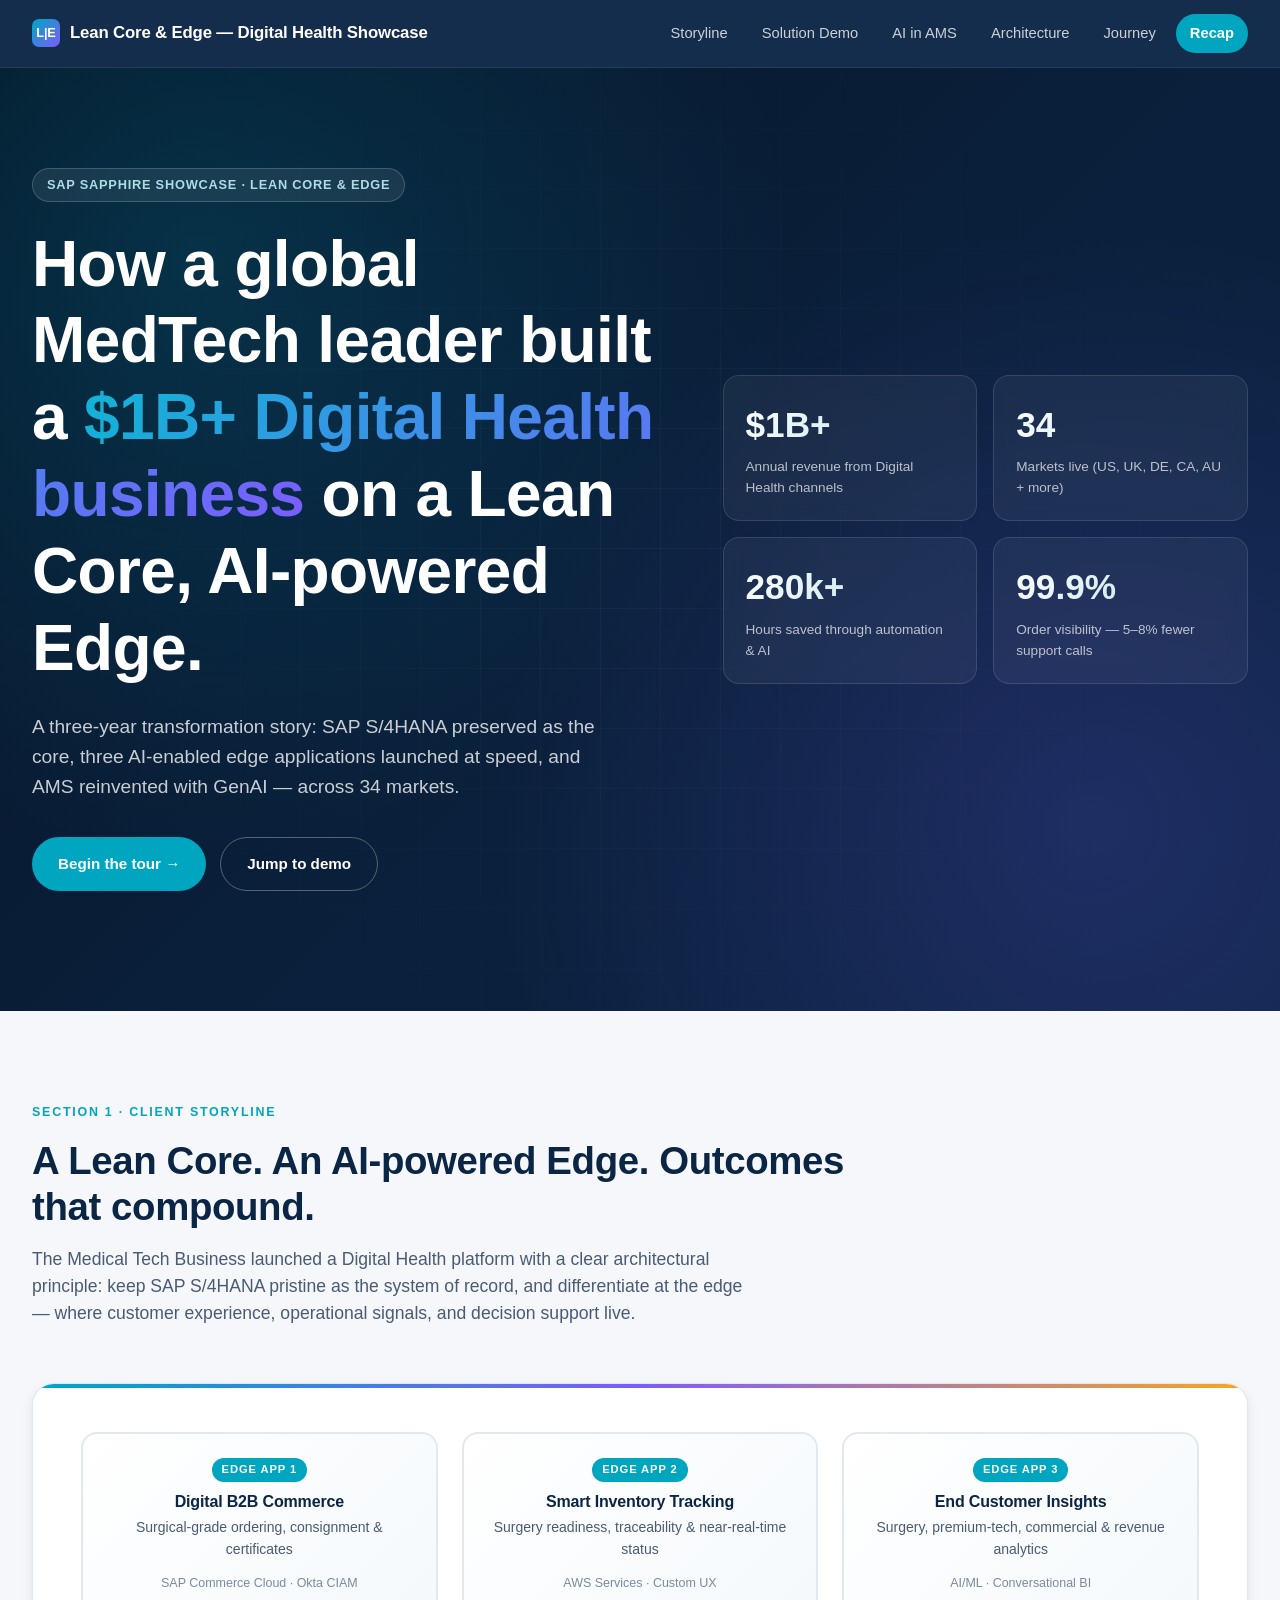
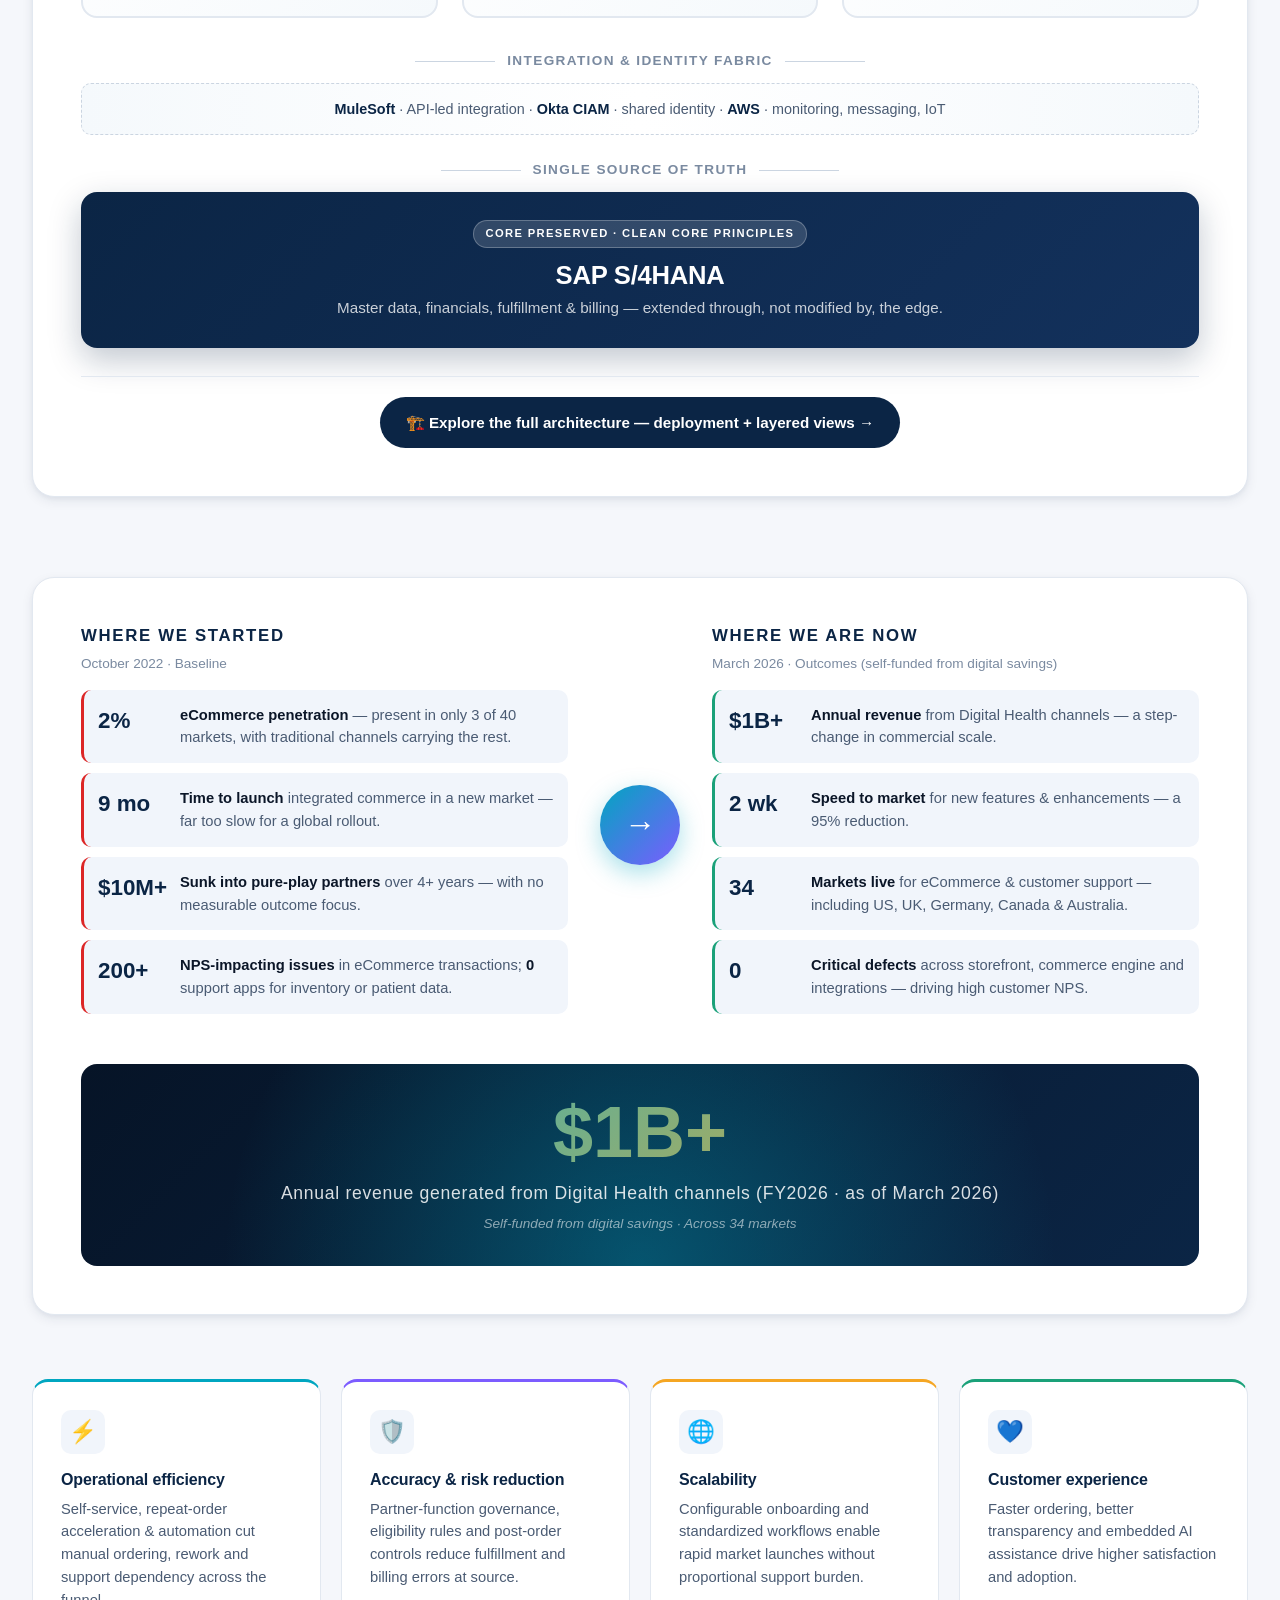
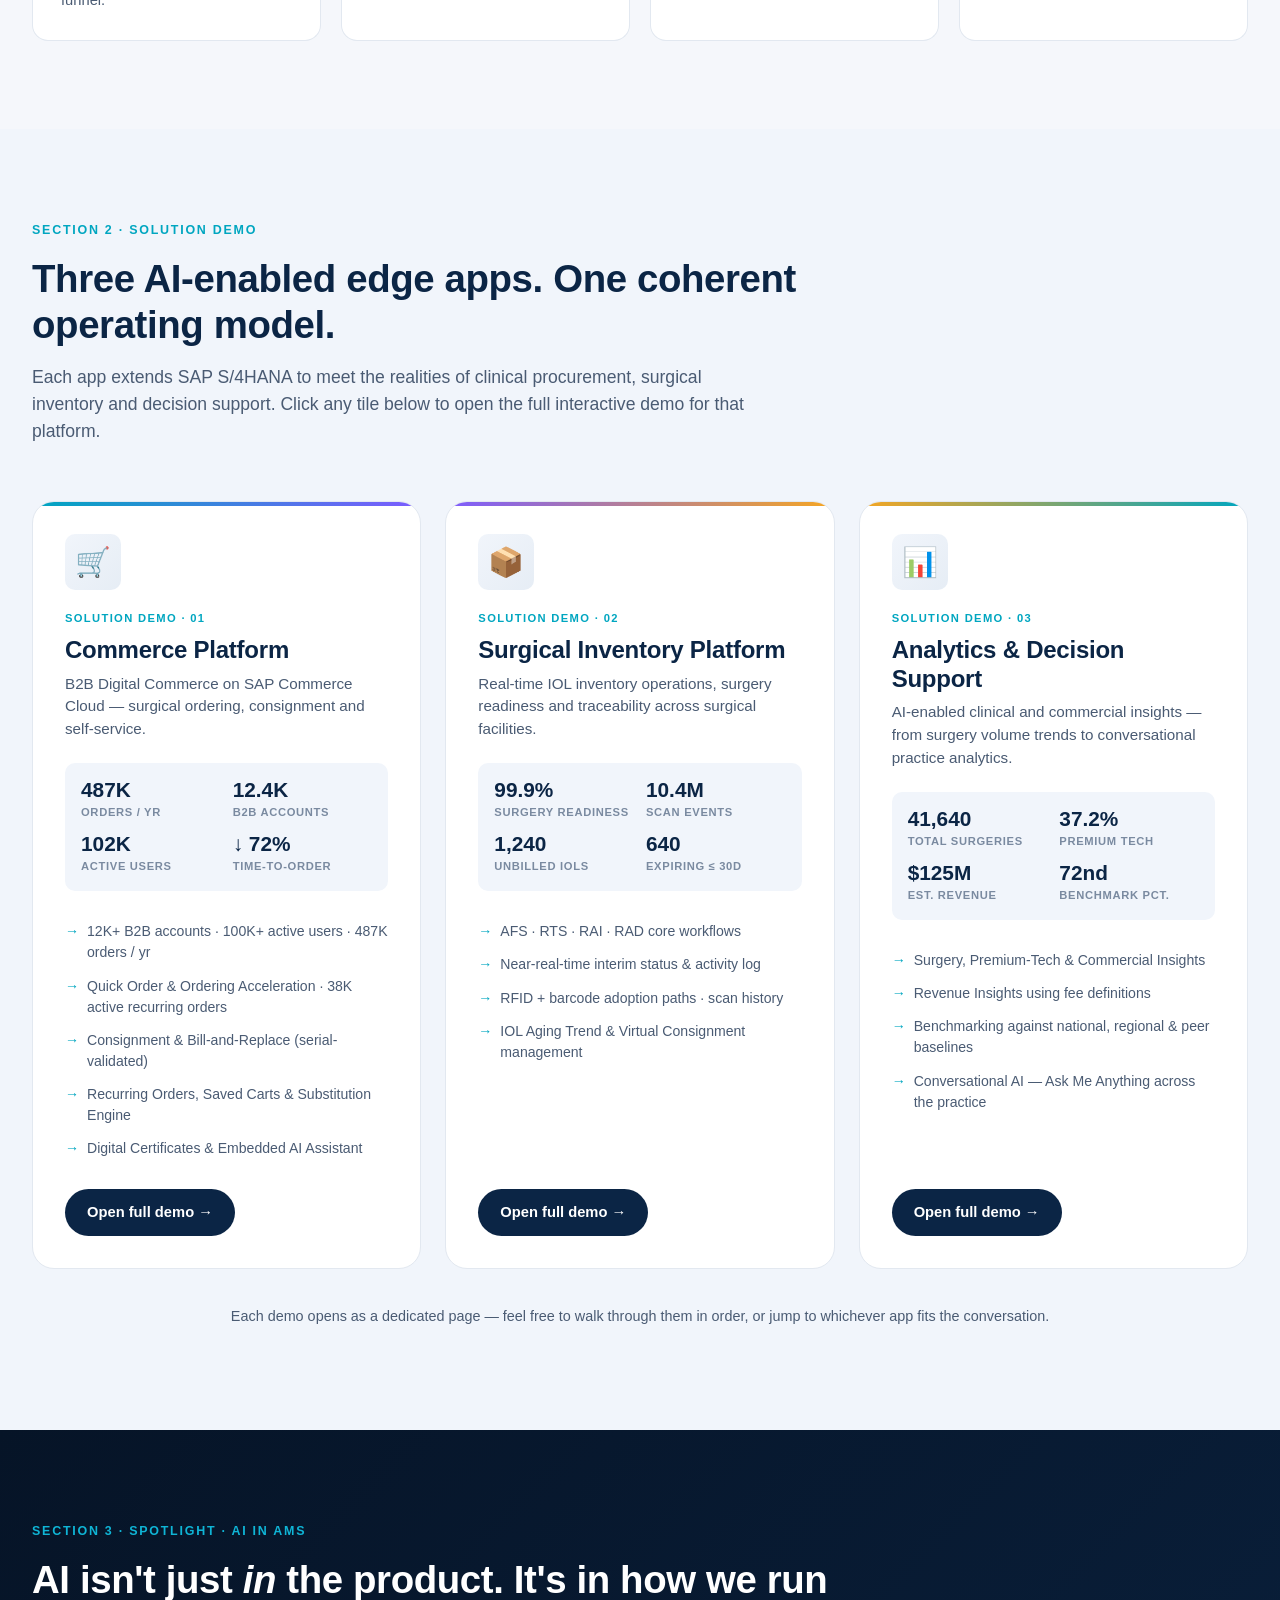
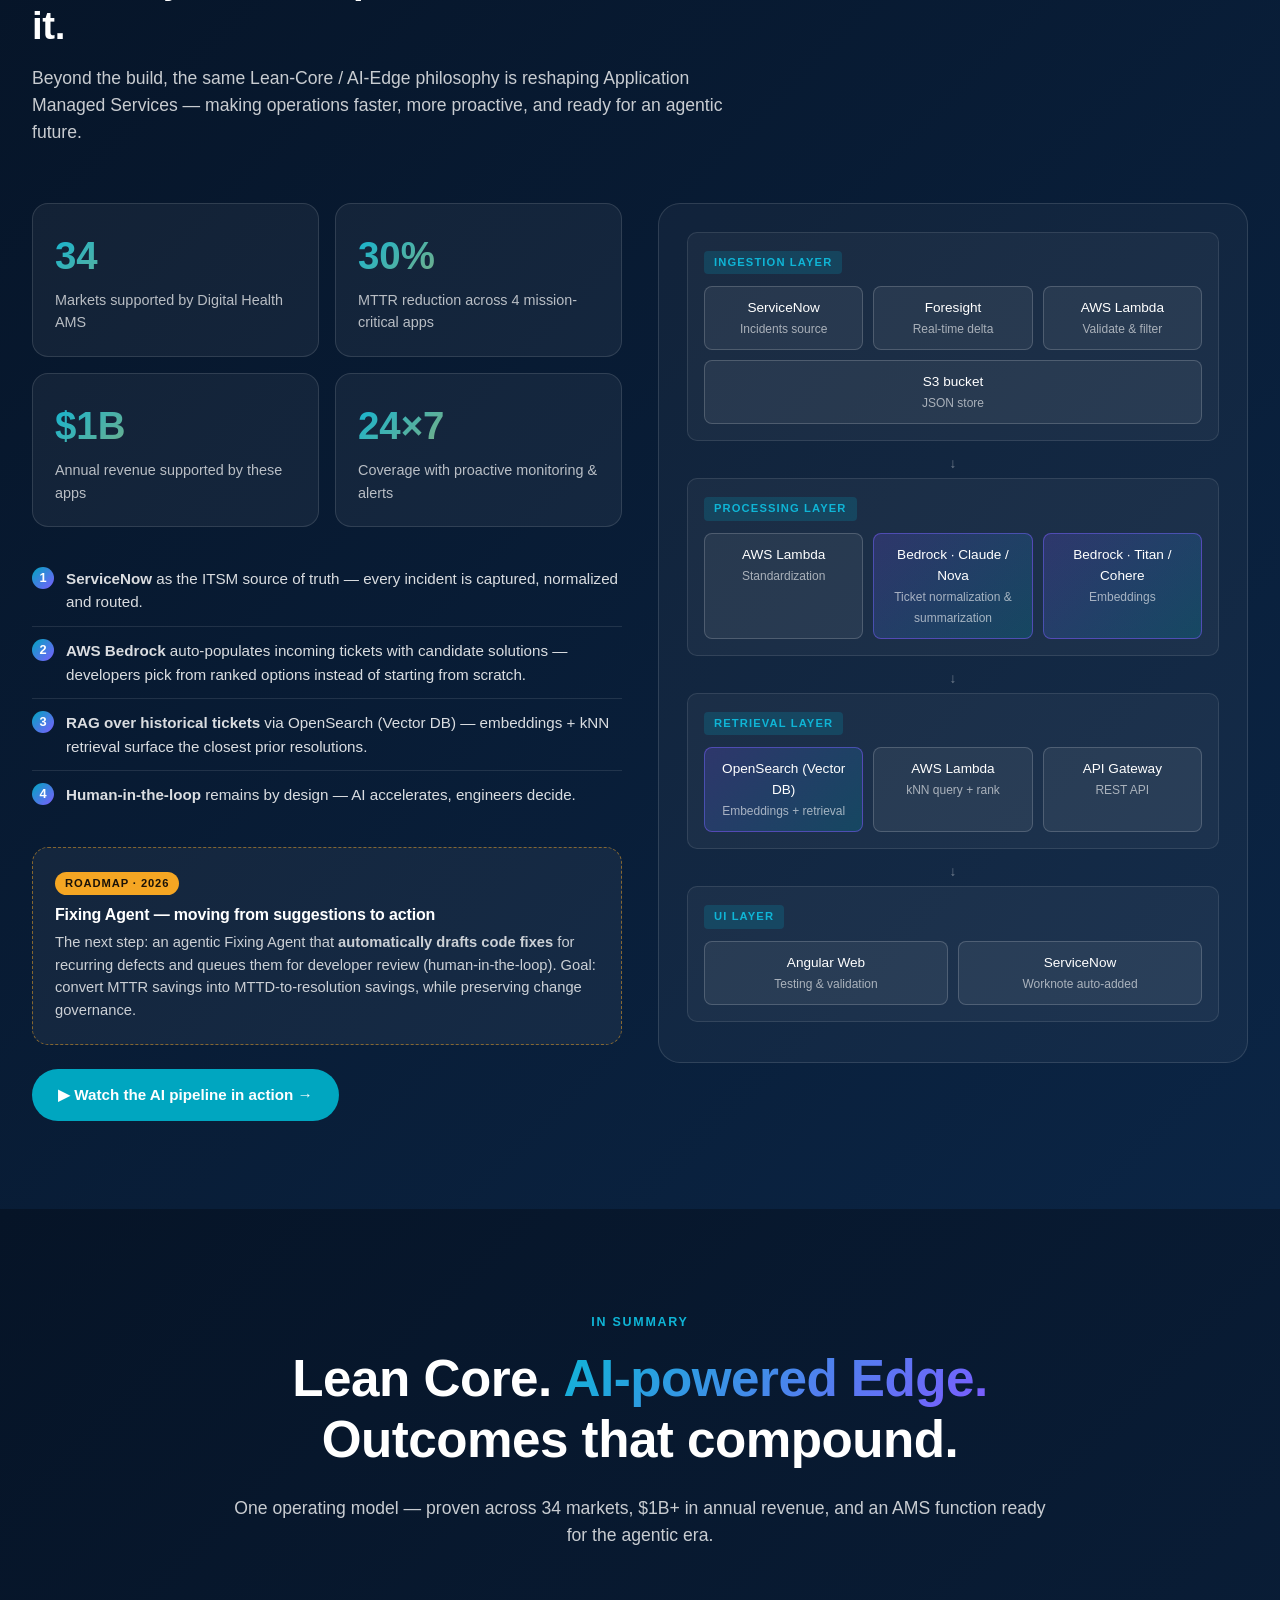
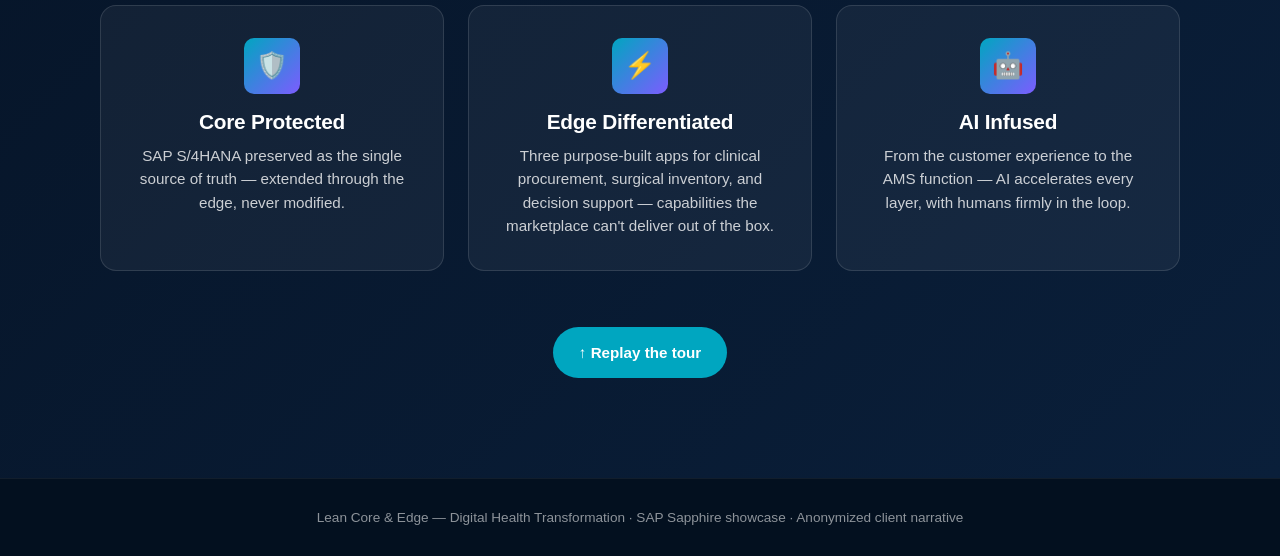
<file: index.html>
<!DOCTYPE html>
<html lang="en">
<head>
<meta charset="UTF-8" />
<meta name="viewport" content="width=device-width, initial-scale=1.0" />
<title>Lean Core &amp; Edge — Digital Health Transformation | SAP Sapphire Showcase</title>
<link rel="stylesheet" href="showcase-styles.css" />
</head>
<body>

<!-- ============ TOP NAV ============ -->
<nav class="topnav">
  <div class="topnav-inner">
    <div class="brand">
      <div class="brand-mark">L|E</div>
      <span>Lean Core &amp; Edge — Digital Health Showcase</span>
    </div>
    <div class="nav-links">
      <a href="#story">Storyline</a>
      <a href="#demo">Solution Demo</a>
      <a href="#ams">AI in AMS</a>
      <a href="demo-architecture.html">Architecture</a>
      <a href="demo-journey.html">Journey</a>
      <a href="#recap" class="nav-cta">Recap</a>
    </div>
  </div>
</nav>

<!-- ============ HERO ============ -->
<section class="hero">
  <div class="hero-inner">
    <div>
      <span class="hero-eyebrow">SAP Sapphire Showcase · Lean Core &amp; Edge</span>
      <h1>How a global MedTech leader built a <span class="grad">$1B+ Digital Health business</span> on a Lean Core, AI-powered Edge.</h1>
      <p class="hero-sub">A three-year transformation story: SAP S/4HANA preserved as the core, three AI-enabled edge applications launched at speed, and AMS reinvented with GenAI — across 34 markets.</p>
      <div class="hero-actions">
        <a href="#story" class="btn btn-primary">Begin the tour →</a>
        <a href="#demo" class="btn btn-ghost">Jump to demo</a>
      </div>
    </div>
    <div class="hero-stat-grid">
      <div class="hero-stat">
        <div class="num">$1B+</div>
        <div class="label">Annual revenue from Digital Health channels</div>
      </div>
      <div class="hero-stat">
        <div class="num">34</div>
        <div class="label">Markets live (US, UK, DE, CA, AU + more)</div>
      </div>
      <div class="hero-stat">
        <div class="num">280k+</div>
        <div class="label">Hours saved through automation &amp; AI</div>
      </div>
      <div class="hero-stat">
        <div class="num">99.9%</div>
        <div class="label">Order visibility — 5–8% fewer support calls</div>
      </div>
    </div>
  </div>
</section>

<!-- ============ SECTION 1: CLIENT STORYLINE ============ -->
<section id="story">
  <div class="container">
    <div class="section-head">
      <span class="eyebrow">Section 1 · Client Storyline</span>
      <h2>A Lean Core. An AI-powered Edge. Outcomes that compound.</h2>
      <p>The Medical Tech Business launched a Digital Health platform with a clear architectural principle: keep SAP S/4HANA pristine as the system of record, and differentiate at the edge — where customer experience, operational signals, and decision support live.</p>
    </div>

    <!-- Architecture diagram -->
    <div class="arch-diagram">
      <div class="arch-row">
        <div class="arch-edge">
          <span class="badge">Edge App 1</span>
          <h4>Digital B2B Commerce</h4>
          <p class="muted small">Surgical-grade ordering, consignment &amp; certificates</p>
          <div class="arch-stack">SAP Commerce Cloud · Okta CIAM</div>
        </div>
        <div class="arch-edge">
          <span class="badge">Edge App 2</span>
          <h4>Smart Inventory Tracking</h4>
          <p class="muted small">Surgery readiness, traceability &amp; near-real-time status</p>
          <div class="arch-stack">AWS Services · Custom UX</div>
        </div>
        <div class="arch-edge">
          <span class="badge">Edge App 3</span>
          <h4>End Customer Insights</h4>
          <p class="muted small">Surgery, premium-tech, commercial &amp; revenue analytics</p>
          <div class="arch-stack">AI/ML · Conversational BI</div>
        </div>
      </div>

      <div class="arch-connector">Integration &amp; identity fabric</div>
      <div class="arch-fabric">
        <strong>MuleSoft</strong> · API-led integration   ·   <strong>Okta CIAM</strong> · shared identity   ·   <strong>AWS</strong> · monitoring, messaging, IoT
      </div>
      <div class="arch-connector">Single source of truth</div>

      <div class="arch-core">
        <span class="badge">Core preserved · Clean Core principles</span>
        <h3>SAP S/4HANA</h3>
        <p>Master data, financials, fulfillment &amp; billing — extended through, not modified by, the edge.</p>
      </div>

      <div style="text-align: center; margin-top: 28px; padding-top: 20px; border-top: 1px solid var(--border);">
        <a href="demo-architecture.html" class="btn btn-primary" style="background: var(--primary);">🏗️ Explore the full architecture — deployment + layered views →</a>
      </div>
    </div>

    <!-- Transformation timeline -->
    <div class="timeline">
      <div class="timeline-grid">
        <div class="timeline-col">
          <h3 class="pain">Where we started</h3>
          <div class="date">October 2022 · Baseline</div>
          <div class="tl-item before">
            <div class="tl-num">2%</div>
            <div class="tl-text"><strong>eCommerce penetration</strong> — present in only 3 of 40 markets, with traditional channels carrying the rest.</div>
          </div>
          <div class="tl-item before">
            <div class="tl-num">9 mo</div>
            <div class="tl-text"><strong>Time to launch</strong> integrated commerce in a new market — far too slow for a global rollout.</div>
          </div>
          <div class="tl-item before">
            <div class="tl-num">$10M+</div>
            <div class="tl-text"><strong>Sunk into pure-play partners</strong> over 4+ years — with no measurable outcome focus.</div>
          </div>
          <div class="tl-item before">
            <div class="tl-num">200+</div>
            <div class="tl-text"><strong>NPS-impacting issues</strong> in eCommerce transactions; <strong>0</strong> support apps for inventory or patient data.</div>
          </div>
        </div>

        <div class="tl-arrow">→</div>

        <div class="timeline-col">
          <h3 class="gain">Where we are now</h3>
          <div class="date">March 2026 · Outcomes (self-funded from digital savings)</div>
          <div class="tl-item after">
            <div class="tl-num">$1B+</div>
            <div class="tl-text"><strong>Annual revenue</strong> from Digital Health channels — a step-change in commercial scale.</div>
          </div>
          <div class="tl-item after">
            <div class="tl-num">2 wk</div>
            <div class="tl-text"><strong>Speed to market</strong> for new features &amp; enhancements — a 95% reduction.</div>
          </div>
          <div class="tl-item after">
            <div class="tl-num">34</div>
            <div class="tl-text"><strong>Markets live</strong> for eCommerce &amp; customer support — including US, UK, Germany, Canada &amp; Australia.</div>
          </div>
          <div class="tl-item after">
            <div class="tl-num">0</div>
            <div class="tl-text"><strong>Critical defects</strong> across storefront, commerce engine and integrations — driving high customer NPS.</div>
          </div>
        </div>
      </div>

      <!-- Anchor stat -->
      <div class="anchor-stat">
        <div class="anchor-stat-content">
          <div class="num">$1B+</div>
          <div class="label">Annual revenue generated from Digital Health channels (FY2026 · as of March 2026)</div>
          <div class="small-note">Self-funded from digital savings · Across 34 markets</div>
        </div>
      </div>
    </div>

    <!-- Value pillars -->
    <div class="pillars">
      <div class="pillar">
        <div class="pillar-icon">⚡</div>
        <h4>Operational efficiency</h4>
        <p>Self-service, repeat-order acceleration &amp; automation cut manual ordering, rework and support dependency across the funnel.</p>
      </div>
      <div class="pillar">
        <div class="pillar-icon">🛡️</div>
        <h4>Accuracy &amp; risk reduction</h4>
        <p>Partner-function governance, eligibility rules and post-order controls reduce fulfillment and billing errors at source.</p>
      </div>
      <div class="pillar">
        <div class="pillar-icon">🌐</div>
        <h4>Scalability</h4>
        <p>Configurable onboarding and standardized workflows enable rapid market launches without proportional support burden.</p>
      </div>
      <div class="pillar">
        <div class="pillar-icon">💙</div>
        <h4>Customer experience</h4>
        <p>Faster ordering, better transparency and embedded AI assistance drive higher satisfaction and adoption.</p>
      </div>
    </div>
  </div>
</section>

<!-- ============ SECTION 2: SOLUTION DEMO ============ -->
<section id="demo" class="demo-section">
  <div class="container">
    <div class="section-head">
      <span class="eyebrow">Section 2 · Solution Demo</span>
      <h2>Three AI-enabled edge apps. One coherent operating model.</h2>
      <p>Each app extends SAP S/4HANA to meet the realities of clinical procurement, surgical inventory and decision support. Click any tile below to open the full interactive demo for that platform.</p>
    </div>

    <div class="demo-tile-grid">
      <!-- Tile 1: Commerce Platform -->
      <a href="demo-commerce.html" class="demo-tile">
        <div class="demo-tile-icon">🛒</div>
        <span class="demo-tile-num">Solution Demo · 01</span>
        <h3>Commerce Platform</h3>
        <p class="demo-tile-tagline">B2B Digital Commerce on SAP Commerce Cloud — surgical ordering, consignment and self-service.</p>

        <div class="demo-tile-stats">
          <div class="demo-tile-stat"><div class="v">487K</div><div class="l">Orders / yr</div></div>
          <div class="demo-tile-stat"><div class="v">12.4K</div><div class="l">B2B Accounts</div></div>
          <div class="demo-tile-stat"><div class="v">102K</div><div class="l">Active Users</div></div>
          <div class="demo-tile-stat"><div class="v">↓ 72%</div><div class="l">Time-to-Order</div></div>
        </div>

        <ul class="demo-tile-bullets">
          <li>12K+ B2B accounts · 100K+ active users · 487K orders / yr</li>
          <li>Quick Order &amp; Ordering Acceleration · 38K active recurring orders</li>
          <li>Consignment &amp; Bill-and-Replace (serial-validated)</li>
          <li>Recurring Orders, Saved Carts &amp; Substitution Engine</li>
          <li>Digital Certificates &amp; Embedded AI Assistant</li>
        </ul>

        <span class="demo-tile-cta">Open full demo →</span>
      </a>

      <!-- Tile 2: Surgical Inventory -->
      <a href="demo-inventory.html" class="demo-tile">
        <div class="demo-tile-icon">📦</div>
        <span class="demo-tile-num">Solution Demo · 02</span>
        <h3>Surgical Inventory Platform</h3>
        <p class="demo-tile-tagline">Real-time IOL inventory operations, surgery readiness and traceability across surgical facilities.</p>

        <div class="demo-tile-stats">
          <div class="demo-tile-stat"><div class="v">99.9%</div><div class="l">Surgery Readiness</div></div>
          <div class="demo-tile-stat"><div class="v">10.4M</div><div class="l">Scan Events</div></div>
          <div class="demo-tile-stat"><div class="v">1,240</div><div class="l">Unbilled IOLs</div></div>
          <div class="demo-tile-stat"><div class="v">640</div><div class="l">Expiring ≤ 30d</div></div>
        </div>

        <ul class="demo-tile-bullets">
          <li>AFS · RTS · RAI · RAD core workflows</li>
          <li>Near-real-time interim status &amp; activity log</li>
          <li>RFID + barcode adoption paths · scan history</li>
          <li>IOL Aging Trend &amp; Virtual Consignment management</li>
        </ul>

        <span class="demo-tile-cta">Open full demo →</span>
      </a>

      <!-- Tile 3: Analytics & Decision Support -->
      <a href="demo-analytics.html" class="demo-tile">
        <div class="demo-tile-icon">📊</div>
        <span class="demo-tile-num">Solution Demo · 03</span>
        <h3>Analytics &amp; Decision Support</h3>
        <p class="demo-tile-tagline">AI-enabled clinical and commercial insights — from surgery volume trends to conversational practice analytics.</p>

        <div class="demo-tile-stats">
          <div class="demo-tile-stat"><div class="v">41,640</div><div class="l">Total Surgeries</div></div>
          <div class="demo-tile-stat"><div class="v">37.2%</div><div class="l">Premium Tech</div></div>
          <div class="demo-tile-stat"><div class="v">$125M</div><div class="l">Est. Revenue</div></div>
          <div class="demo-tile-stat"><div class="v">72nd</div><div class="l">Benchmark Pct.</div></div>
        </div>

        <ul class="demo-tile-bullets">
          <li>Surgery, Premium-Tech &amp; Commercial Insights</li>
          <li>Revenue Insights using fee definitions</li>
          <li>Benchmarking against national, regional &amp; peer baselines</li>
          <li>Conversational AI — Ask Me Anything across the practice</li>
        </ul>

        <span class="demo-tile-cta">Open full demo →</span>
      </a>
    </div>

    <p style="text-align: center; margin-top: 36px; color: var(--text-muted); font-size: 0.9rem;">
      Each demo opens as a dedicated page — feel free to walk through them in order, or jump to whichever app fits the conversation.
    </p>
  </div>
</section>


<!-- ============ SECTION 3: AI in AMS ============ -->
<section id="ams" class="ams-section">
  <div class="container">
    <div class="section-head">
      <span class="eyebrow">Section 3 · Spotlight · AI in AMS</span>
      <h2>AI isn't just <em>in</em> the product. It's in how we run it.</h2>
      <p>Beyond the build, the same Lean-Core / AI-Edge philosophy is reshaping Application Managed Services — making operations faster, more proactive, and ready for an agentic future.</p>
    </div>

    <div class="ams-grid">
      <div>
        <div class="ams-stats">
          <div class="ams-stat">
            <div class="num">34</div>
            <div class="label">Markets supported by Digital Health AMS</div>
          </div>
          <div class="ams-stat">
            <div class="num">30%</div>
            <div class="label">MTTR reduction across 4 mission-critical apps</div>
          </div>
          <div class="ams-stat">
            <div class="num">$1B</div>
            <div class="label">Annual revenue supported by these apps</div>
          </div>
          <div class="ams-stat">
            <div class="num">24×7</div>
            <div class="label">Coverage with proactive monitoring &amp; alerts</div>
          </div>
        </div>

        <ul class="ams-list">
          <li>
            <span class="ams-bullet">1</span>
            <div><strong>ServiceNow</strong> as the ITSM source of truth — every incident is captured, normalized and routed.</div>
          </li>
          <li>
            <span class="ams-bullet">2</span>
            <div><strong>AWS Bedrock</strong> auto-populates incoming tickets with candidate solutions — developers pick from ranked options instead of starting from scratch.</div>
          </li>
          <li>
            <span class="ams-bullet">3</span>
            <div><strong>RAG over historical tickets</strong> via OpenSearch (Vector DB) — embeddings + kNN retrieval surface the closest prior resolutions.</div>
          </li>
          <li>
            <span class="ams-bullet">4</span>
            <div><strong>Human-in-the-loop</strong> remains by design — AI accelerates, engineers decide.</div>
          </li>
        </ul>

        <div class="ams-roadmap">
          <span class="ams-roadmap-tag">Roadmap · 2026</span>
          <h4>Fixing Agent — moving from suggestions to action</h4>
          <p>The next step: an agentic Fixing Agent that <strong>automatically drafts code fixes</strong> for recurring defects and queues them for developer review (human-in-the-loop). Goal: convert MTTR savings into MTTD-to-resolution savings, while preserving change governance.</p>
        </div>

        <div style="margin-top: 24px;">
          <a href="demo-ams.html" class="btn btn-primary" style="background: var(--accent);">▶ Watch the AI pipeline in action →</a>
        </div>
      </div>

      <!-- AMS architecture -->
      <div class="ams-arch">
        <div class="ams-layer">
          <span class="ams-layer-label">Ingestion Layer</span>
          <div class="ams-nodes">
            <div class="ams-node">ServiceNow<br/><span style="opacity:0.6;font-size:0.75rem;">Incidents source</span></div>
            <div class="ams-node">Foresight<br/><span style="opacity:0.6;font-size:0.75rem;">Real-time delta</span></div>
            <div class="ams-node">AWS Lambda<br/><span style="opacity:0.6;font-size:0.75rem;">Validate &amp; filter</span></div>
            <div class="ams-node">S3 bucket<br/><span style="opacity:0.6;font-size:0.75rem;">JSON store</span></div>
          </div>
        </div>
        <div class="ams-arrow">↓</div>
        <div class="ams-layer">
          <span class="ams-layer-label">Processing Layer</span>
          <div class="ams-nodes">
            <div class="ams-node">AWS Lambda<br/><span style="opacity:0.6;font-size:0.75rem;">Standardization</span></div>
            <div class="ams-node ai-node">Bedrock · Claude / Nova<br/><span style="opacity:0.6;font-size:0.75rem;">Ticket normalization &amp; summarization</span></div>
            <div class="ams-node ai-node">Bedrock · Titan / Cohere<br/><span style="opacity:0.6;font-size:0.75rem;">Embeddings</span></div>
          </div>
        </div>
        <div class="ams-arrow">↓</div>
        <div class="ams-layer">
          <span class="ams-layer-label">Retrieval Layer</span>
          <div class="ams-nodes">
            <div class="ams-node ai-node">OpenSearch (Vector DB)<br/><span style="opacity:0.6;font-size:0.75rem;">Embeddings + retrieval</span></div>
            <div class="ams-node">AWS Lambda<br/><span style="opacity:0.6;font-size:0.75rem;">kNN query + rank</span></div>
            <div class="ams-node">API Gateway<br/><span style="opacity:0.6;font-size:0.75rem;">REST API</span></div>
          </div>
        </div>
        <div class="ams-arrow">↓</div>
        <div class="ams-layer">
          <span class="ams-layer-label">UI Layer</span>
          <div class="ams-nodes">
            <div class="ams-node">Angular Web<br/><span style="opacity:0.6;font-size:0.75rem;">Testing &amp; validation</span></div>
            <div class="ams-node">ServiceNow<br/><span style="opacity:0.6;font-size:0.75rem;">Worknote auto-added</span></div>
          </div>
        </div>
      </div>
    </div>
  </div>
</section>

<!-- ============ CLOSING RECAP ============ -->
<section id="recap" class="recap">
  <div class="container">
    <span class="eyebrow" style="color: var(--accent-2);">In Summary</span>
    <h2>Lean Core. <span class="grad">AI-powered Edge.</span> Outcomes that compound.</h2>
    <p style="color: rgba(255,255,255,0.78); max-width: 820px; margin: 0 auto; font-size: 1.1rem;">
      One operating model — proven across 34 markets, $1B+ in annual revenue, and an AMS function ready for the agentic era.
    </p>

    <div class="recap-pillars">
      <div class="recap-pillar">
        <div class="icon">🛡️</div>
        <h3>Core Protected</h3>
        <p>SAP S/4HANA preserved as the single source of truth — extended through the edge, never modified.</p>
      </div>
      <div class="recap-pillar">
        <div class="icon">⚡</div>
        <h3>Edge Differentiated</h3>
        <p>Three purpose-built apps for clinical procurement, surgical inventory, and decision support — capabilities the marketplace can't deliver out of the box.</p>
      </div>
      <div class="recap-pillar">
        <div class="icon">🤖</div>
        <h3>AI Infused</h3>
        <p>From the customer experience to the AMS function — AI accelerates every layer, with humans firmly in the loop.</p>
      </div>
    </div>

    <div style="margin-top: 56px;">
      <a href="#story" class="btn btn-primary">↑ Replay the tour</a>
    </div>
  </div>
</section>

<footer>
  Lean Core &amp; Edge — Digital Health Transformation · SAP Sapphire showcase · Anonymized client narrative
</footer>

</body>
</html>
</file>
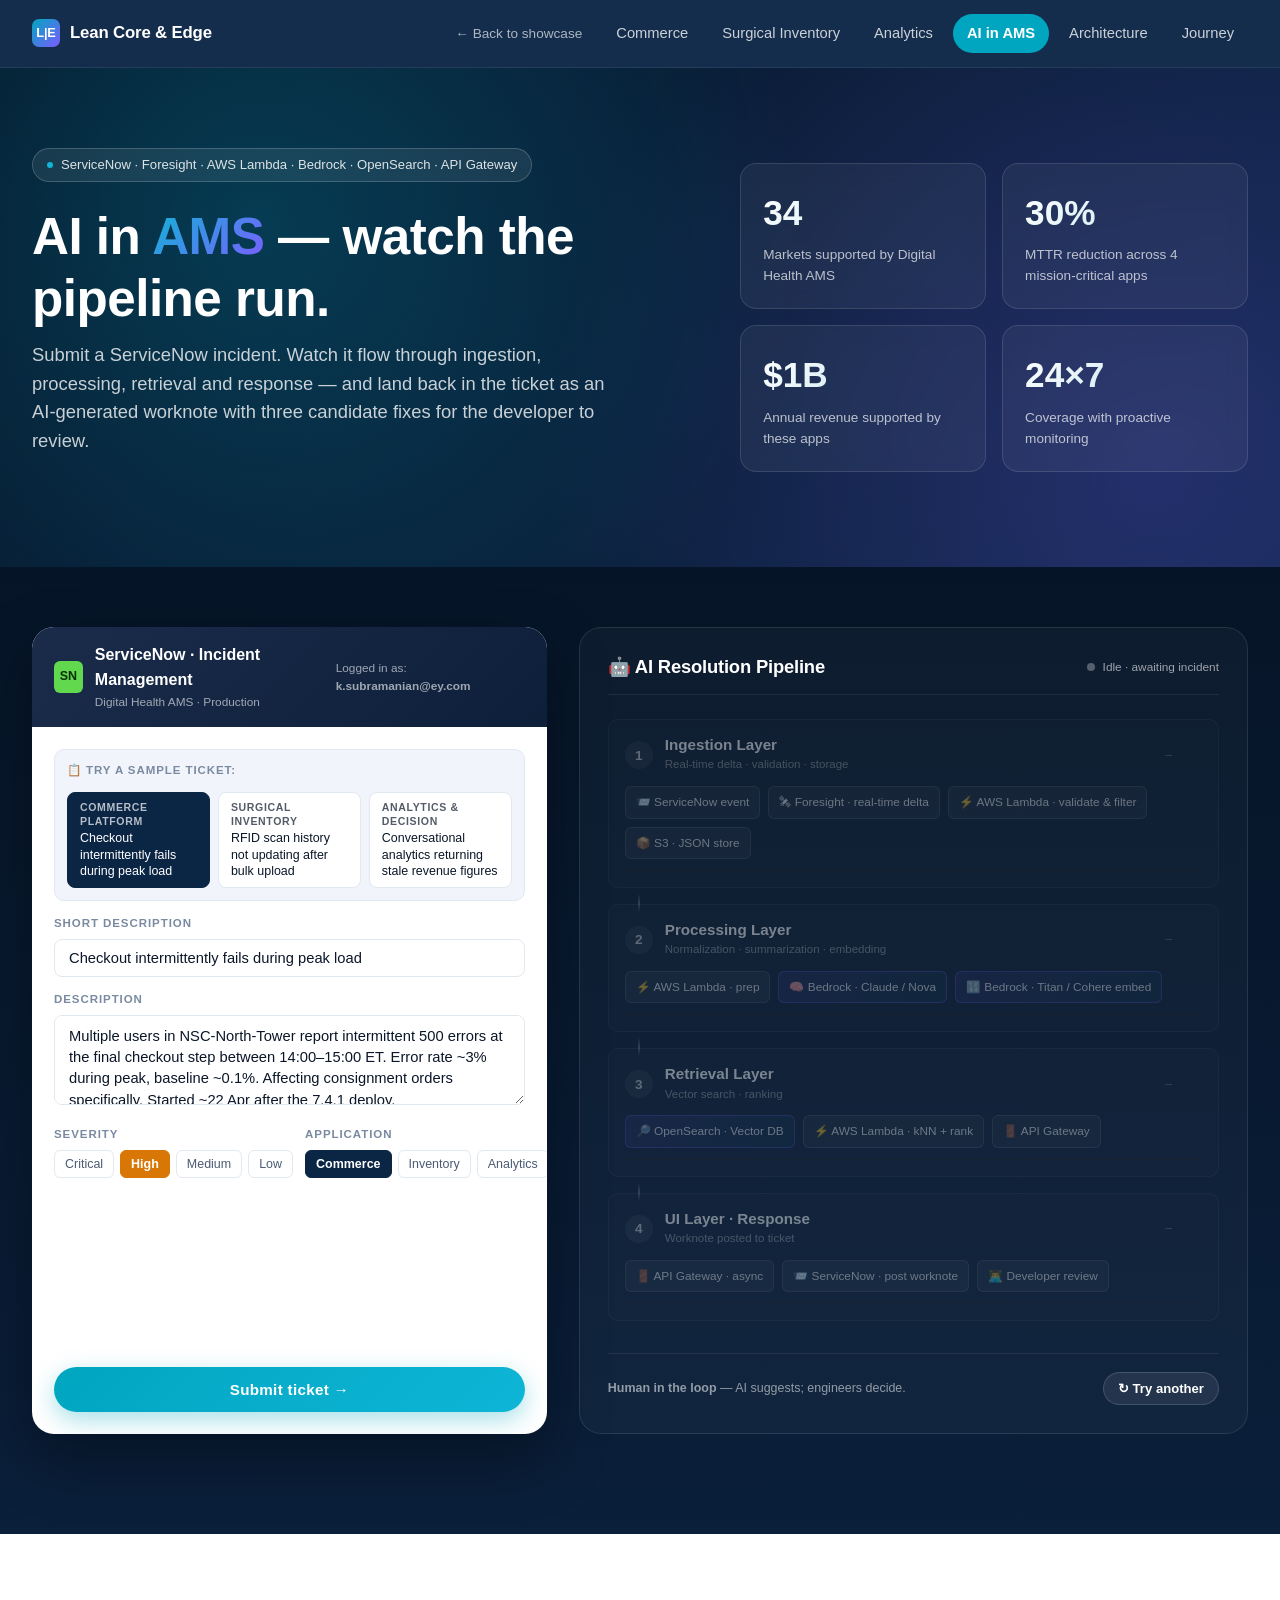
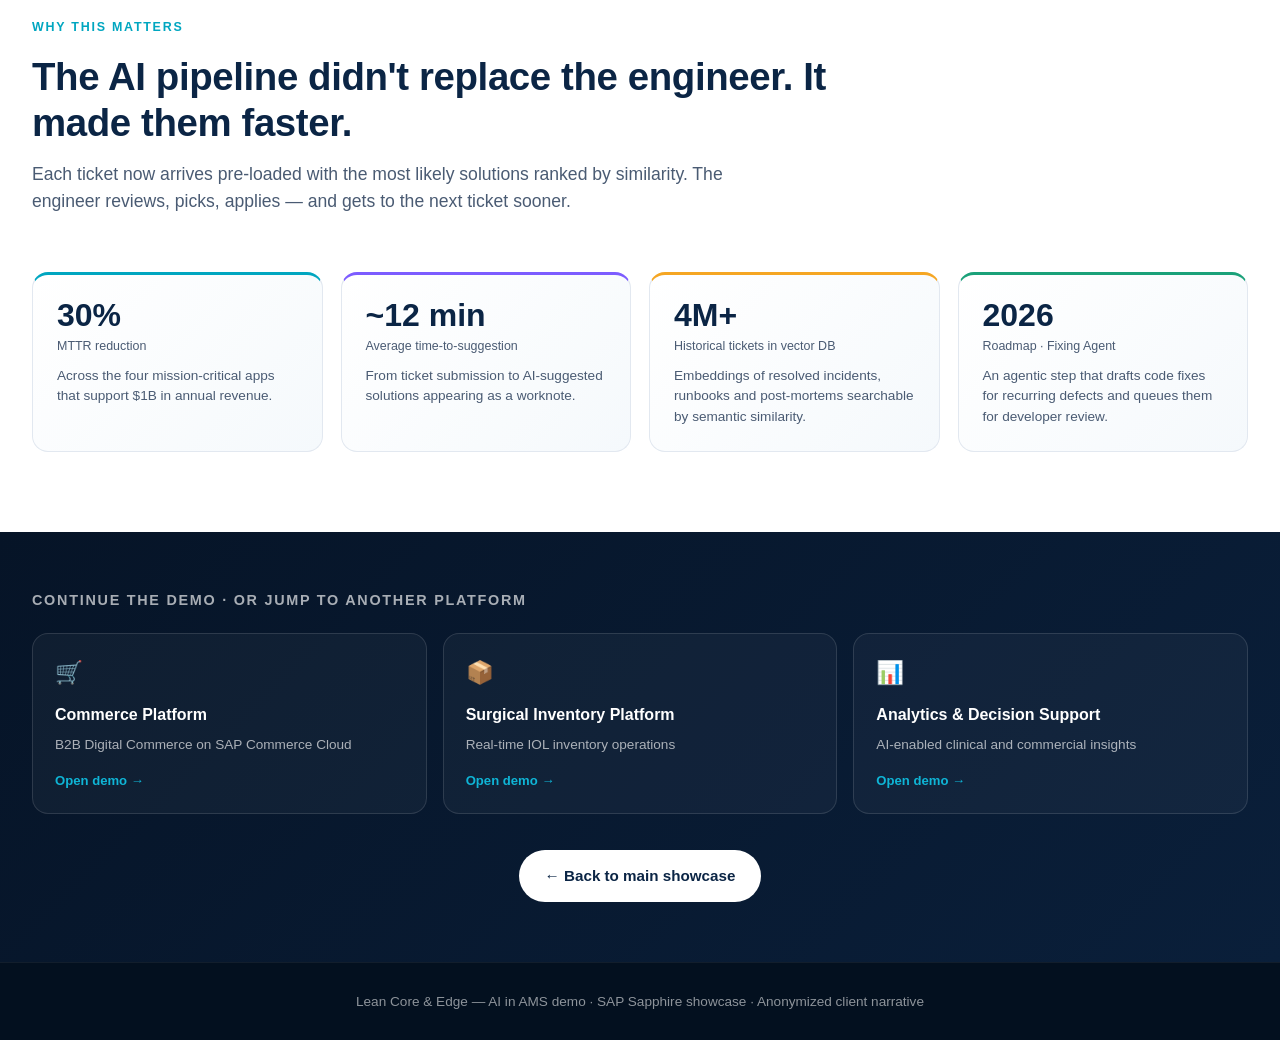
<file: demo-ams.html>
<!DOCTYPE html>
<html lang="en">
<head>
<meta charset="UTF-8" />
<meta name="viewport" content="width=device-width, initial-scale=1.0" />
<title>AI in AMS — Live Pipeline Demo · Lean Core &amp; Edge</title>
<link rel="stylesheet" href="showcase-styles.css" />
<style>
/* ============ AMS demo specific styles ============ */
.ams-demo-stage {
  background: linear-gradient(180deg, #061427 0%, #0a1f3a 100%);
  color: #fff;
  padding: 60px 32px 100px;
  min-height: 80vh;
}
.ams-demo-grid {
  max-width: 1400px; margin: 0 auto;
  display: grid; grid-template-columns: 1fr 1.3fr;
  gap: 32px; align-items: stretch;
}

/* Ticket panel (ServiceNow-style) */
.ticket-card {
  background: #fff; color: var(--text);
  border-radius: var(--radius-xl); overflow: hidden;
  box-shadow: 0 24px 60px rgba(0,0,0,0.35);
  display: flex; flex-direction: column;
  min-height: 720px;
}
.ticket-card-head {
  background: linear-gradient(135deg, #1a2c4a, #0e1f3a);
  color: #fff;
  padding: 16px 22px;
  display: flex; align-items: center; justify-content: space-between;
}
.ticket-card-head .left {
  display: flex; align-items: center; gap: 12px;
}
.ticket-card-head .sn-mark {
  width: 32px; height: 32px; border-radius: 6px;
  background: #62D84E;
  color: #0a2e0a; font-weight: 800;
  display: flex; align-items: center; justify-content: center;
  font-size: 0.78rem;
}
.ticket-card-head .sn-name { font-weight: 700; font-size: 1rem; }
.ticket-card-head .sn-sub { font-size: 0.74rem; color: rgba(255,255,255,0.6); }
.ticket-card-head .right {
  font-size: 0.74rem; color: rgba(255,255,255,0.6);
}

.ticket-form-body {
  padding: 22px;
  flex: 1;
  display: flex; flex-direction: column; gap: 14px;
}

/* Sample selector pills */
.sample-pills {
  display: flex; gap: 8px; flex-wrap: wrap;
  padding: 12px; background: var(--surface-2);
  border-radius: var(--radius-md);
  border: 1px solid var(--border);
}
.sample-pills-label {
  font-size: 0.72rem; text-transform: uppercase;
  letter-spacing: 0.08em; color: var(--text-faint);
  font-weight: 700; width: 100%; margin-bottom: 4px;
}
.sample-pill {
  flex: 1; min-width: 130px;
  background: #fff; border: 1px solid var(--border);
  padding: 8px 12px; border-radius: 8px;
  cursor: pointer; transition: all 0.15s;
  font-size: 0.78rem; color: var(--text);
  font-weight: 500; line-height: 1.3;
  font-family: inherit;
  text-align: left;
}
.sample-pill:hover { border-color: var(--accent); background: var(--surface-2); }
.sample-pill.active {
  background: var(--primary); color: #fff;
  border-color: var(--primary);
}
.sample-pill .app {
  display: block; font-size: 0.66rem;
  font-weight: 700; letter-spacing: 0.06em;
  text-transform: uppercase; opacity: 0.7;
  margin-bottom: 2px;
}

/* Form inputs */
.field-label {
  font-size: 0.72rem; text-transform: uppercase;
  letter-spacing: 0.08em; color: var(--text-faint);
  font-weight: 700; margin-bottom: 6px;
}
.text-input, .text-area {
  width: 100%; border: 1px solid var(--border);
  border-radius: 8px; padding: 10px 14px;
  font-family: inherit; font-size: 0.92rem;
  color: var(--text); background: #fff;
  transition: all 0.15s;
}
.text-input:focus, .text-area:focus {
  outline: none; border-color: var(--accent);
  box-shadow: 0 0 0 3px rgba(0,166,192,0.12);
}
.text-area { min-height: 90px; resize: vertical; line-height: 1.45; }

.row-2 { display: grid; grid-template-columns: 1fr 1fr; gap: 12px; }

.severity-row, .app-row {
  display: flex; gap: 6px;
}
.sev-pill, .app-pill {
  flex: 1; padding: 6px 10px;
  background: #fff; border: 1px solid var(--border);
  border-radius: 6px; font-size: 0.78rem;
  cursor: pointer; transition: all 0.15s;
  font-family: inherit; color: var(--text-muted);
  text-align: center; font-weight: 500;
}
.sev-pill.active, .app-pill.active {
  background: var(--primary); color: #fff;
  border-color: var(--primary); font-weight: 600;
}
.sev-pill[data-sev="critical"].active { background: var(--danger); border-color: var(--danger); }
.sev-pill[data-sev="high"].active { background: var(--warn); border-color: var(--warn); }

.btn-submit-ticket {
  margin-top: auto;
  background: linear-gradient(135deg, var(--accent), #0fb5d6);
  color: #fff; border: none;
  padding: 14px 22px; border-radius: 999px;
  font-weight: 700; font-size: 0.95rem;
  cursor: pointer;
  transition: all 0.2s;
  font-family: inherit;
  letter-spacing: 0.02em;
  box-shadow: 0 8px 24px rgba(0,166,192,0.35);
}
.btn-submit-ticket:hover { transform: translateY(-2px); box-shadow: 0 12px 30px rgba(0,166,192,0.45); }
.btn-submit-ticket:disabled { opacity: 0.5; cursor: not-allowed; transform: none; box-shadow: none; }

/* Ticket created view */
.ticket-status-bar {
  background: linear-gradient(135deg, #fff7ed, #fffbeb);
  border: 1px solid #fde68a;
  border-radius: var(--radius-md);
  padding: 12px 14px;
  display: flex; align-items: center; justify-content: space-between;
  margin-bottom: 14px;
}
.ticket-status-bar.resolved {
  background: linear-gradient(135deg, #f0fdf4, #ecfdf5);
  border-color: #bbf7d0;
}
.ticket-status-bar .id {
  font-family: 'Menlo', monospace;
  font-weight: 700;
  color: var(--text);
  font-size: 0.86rem;
}
.ticket-status-bar .status {
  font-size: 0.72rem; font-weight: 700;
  text-transform: uppercase; letter-spacing: 0.08em;
  padding: 3px 10px; border-radius: 999px;
  background: var(--warn); color: #fff;
}
.ticket-status-bar.resolved .status { background: var(--success); }

.ticket-detail {
  border: 1px solid var(--border);
  border-radius: var(--radius-md);
  padding: 14px;
  margin-bottom: 14px;
  background: var(--surface-2);
}
.ticket-detail .h { font-weight: 700; color: var(--primary); margin-bottom: 4px; }
.ticket-detail .meta {
  font-size: 0.78rem; color: var(--text-muted);
  margin-bottom: 10px;
}
.ticket-detail .meta span { margin-right: 14px; }
.ticket-detail .desc {
  font-size: 0.85rem; color: var(--text);
  background: #fff; border: 1px solid var(--border);
  padding: 10px 12px; border-radius: 6px;
}

/* Worknote (AI-added) */
.worknote {
  border: 1px solid var(--ai); border-left: 4px solid var(--ai);
  border-radius: var(--radius-md);
  padding: 16px; background: linear-gradient(135deg, #faf6ff, #fff);
  margin-bottom: 12px;
  animation: worknote-in 0.5s ease-out;
}
@keyframes worknote-in {
  from { opacity: 0; transform: translateY(8px); }
  to { opacity: 1; transform: none; }
}
.worknote-head {
  display: flex; align-items: center; gap: 10px;
  margin-bottom: 12px;
}
.worknote-head .badge {
  background: var(--ai); color: #fff;
  padding: 3px 10px; border-radius: 999px;
  font-size: 0.7rem; font-weight: 700;
  letter-spacing: 0.08em; text-transform: uppercase;
}
.worknote-head .when { font-size: 0.74rem; color: var(--text-faint); }
.worknote-head .by { color: var(--ai); font-weight: 700; font-size: 0.85rem; }
.worknote-summary { font-size: 0.85rem; color: var(--text); margin-bottom: 12px; }
.worknote-summary strong { color: var(--ai); }

.solution {
  background: #fff; border: 1px solid var(--border);
  border-radius: 8px; padding: 12px;
  margin-bottom: 8px;
  display: grid; grid-template-columns: 1fr auto; gap: 12px;
  align-items: center;
}
.solution:last-child { margin-bottom: 0; }
.solution .sl-head {
  display: flex; align-items: center; gap: 10px; margin-bottom: 4px;
}
.solution .sl-id {
  font-family: 'Menlo', monospace;
  font-size: 0.78rem; font-weight: 700;
  color: var(--text);
}
.solution .sl-score {
  font-size: 0.7rem; font-weight: 700;
  background: var(--ai-soft); color: var(--ai);
  padding: 2px 8px; border-radius: 4px;
}
.solution .sl-summary {
  font-size: 0.82rem; color: var(--text-muted);
  line-height: 1.4;
}
.solution .sl-fix {
  font-size: 0.78rem; color: var(--text); margin-top: 4px;
}
.solution .sl-fix strong { color: var(--success); }
.btn-apply {
  background: var(--success); color: #fff;
  border: none; padding: 8px 14px; border-radius: 6px;
  font-size: 0.78rem; font-weight: 700;
  cursor: pointer; font-family: inherit;
  white-space: nowrap;
  transition: all 0.15s;
}
.btn-apply:hover { background: #15815f; }
.btn-apply.applied { background: var(--text-muted); }

/* MTTR comparison */
.mttr-compare {
  background: linear-gradient(135deg, #f0fdf4, #ecfdf5);
  border: 1px solid #bbf7d0;
  border-radius: var(--radius-md);
  padding: 14px;
  margin-bottom: 12px;
  animation: worknote-in 0.5s ease-out;
}
.mttr-compare h4 {
  font-size: 0.82rem; color: var(--success);
  text-transform: uppercase; letter-spacing: 0.08em;
  margin-bottom: 10px;
}
.mttr-row {
  display: flex; align-items: center; gap: 12px;
  margin-bottom: 8px;
}
.mttr-row:last-child { margin-bottom: 0; }
.mttr-row .lbl {
  font-size: 0.78rem; color: var(--text-muted);
  width: 130px; flex-shrink: 0;
}
.mttr-row .bar-wrap {
  flex: 1; height: 14px;
  background: rgba(0,0,0,0.05); border-radius: 8px;
  position: relative;
}
.mttr-row .bar-fill {
  height: 100%; border-radius: 8px;
  transition: width 1.5s cubic-bezier(0.2, 0.9, 0.4, 1);
}
.mttr-row.trad .bar-fill { background: var(--text-faint); width: 0%; }
.mttr-row.ai .bar-fill { background: var(--success); width: 0%; }
.mttr-row .val {
  font-weight: 700; font-size: 0.82rem;
  color: var(--text); width: 70px; text-align: right;
  flex-shrink: 0;
}

/* Pipeline panel */
.pipeline-card {
  background: rgba(255,255,255,0.03);
  border: 1px solid rgba(255,255,255,0.1);
  border-radius: var(--radius-xl);
  padding: 28px;
  display: flex; flex-direction: column;
  min-height: 720px;
}
.pipeline-head {
  display: flex; align-items: center; justify-content: space-between;
  margin-bottom: 24px; padding-bottom: 16px;
  border-bottom: 1px solid rgba(255,255,255,0.08);
}
.pipeline-head h3 {
  color: #fff; font-size: 1.15rem; margin: 0;
}
.pipeline-head .pipeline-status {
  display: inline-flex; align-items: center; gap: 8px;
  font-size: 0.74rem; color: rgba(255,255,255,0.6);
  font-weight: 500;
}
.pipeline-head .pulse-dot {
  width: 8px; height: 8px; border-radius: 50%;
  background: rgba(255,255,255,0.3);
  transition: background 0.3s;
}
.pipeline-head .pulse-dot.live {
  background: var(--success);
  animation: pulse-dot 1.2s ease-in-out infinite;
}
@keyframes pulse-dot {
  0%,100% { box-shadow: 0 0 0 0 rgba(26,161,121,0.6); }
  50% { box-shadow: 0 0 0 8px rgba(26,161,121,0); }
}

.pipeline-stage {
  margin-bottom: 14px;
  padding: 16px;
  background: rgba(255,255,255,0.02);
  border: 1px solid rgba(255,255,255,0.08);
  border-radius: var(--radius-md);
  position: relative;
  transition: all 0.4s ease;
  opacity: 0.45;
}
.pipeline-stage.active {
  opacity: 1;
  background: rgba(0,166,192,0.06);
  border-color: var(--accent);
  box-shadow: 0 0 0 1px var(--accent), 0 8px 24px rgba(0,166,192,0.15);
  transform: translateY(-1px);
}
.pipeline-stage.complete {
  opacity: 1;
  background: rgba(26,161,121,0.05);
  border-color: rgba(26,161,121,0.4);
}
.pipeline-stage.complete::after {
  content: '✓';
  position: absolute; top: 14px; right: 16px;
  background: var(--success);
  color: #fff;
  width: 22px; height: 22px;
  border-radius: 50%;
  display: flex; align-items: center; justify-content: center;
  font-size: 0.85rem; font-weight: 700;
  animation: check-in 0.3s ease-out;
}
@keyframes check-in {
  from { transform: scale(0); }
  to { transform: scale(1); }
}

.pipeline-stage-head {
  display: flex; align-items: center; gap: 12px;
  margin-bottom: 12px;
}
.stage-num {
  width: 28px; height: 28px; border-radius: 50%;
  background: rgba(255,255,255,0.08);
  color: rgba(255,255,255,0.7);
  display: flex; align-items: center; justify-content: center;
  font-weight: 700; font-size: 0.85rem;
  flex-shrink: 0;
  transition: all 0.3s;
}
.pipeline-stage.active .stage-num {
  background: var(--accent); color: #fff;
}
.pipeline-stage.complete .stage-num {
  background: var(--success); color: #fff;
}
.stage-name {
  font-weight: 700; color: #fff;
  font-size: 0.95rem; line-height: 1.2;
}
.stage-sub {
  font-size: 0.72rem; color: rgba(255,255,255,0.5);
  margin-top: 2px;
}
.stage-timing {
  margin-left: auto;
  font-size: 0.7rem; color: rgba(255,255,255,0.4);
  font-family: 'Menlo', monospace;
  padding-right: 30px;
}
.pipeline-stage.active .stage-timing {
  color: var(--accent-2);
}
.pipeline-stage.complete .stage-timing {
  color: rgba(26,161,121,0.8);
}

.stage-services {
  display: flex; gap: 8px; flex-wrap: wrap;
  margin-bottom: 10px;
}
.svc {
  background: rgba(255,255,255,0.06);
  border: 1px solid rgba(255,255,255,0.12);
  border-radius: 6px;
  padding: 6px 10px;
  font-size: 0.74rem;
  color: rgba(255,255,255,0.85);
  font-weight: 500;
  transition: all 0.3s;
  display: flex; align-items: center; gap: 6px;
}
.svc.ai-svc {
  background: linear-gradient(135deg, rgba(124,92,255,0.15), rgba(0,166,192,0.1));
  border-color: rgba(124,92,255,0.4);
}
.pipeline-stage.active .svc.processing {
  animation: svc-pulse 0.9s ease-in-out infinite;
  background: rgba(0,166,192,0.18);
  border-color: var(--accent);
}
.pipeline-stage.active .svc.processing.ai-svc {
  background: linear-gradient(135deg, rgba(124,92,255,0.3), rgba(0,166,192,0.2));
  border-color: var(--ai);
}
@keyframes svc-pulse {
  0%, 100% { transform: scale(1); }
  50% { transform: scale(1.04); }
}

.json-preview {
  background: rgba(0,0,0,0.4);
  border: 1px solid rgba(255,255,255,0.06);
  border-radius: 6px;
  padding: 10px 12px;
  font-family: 'Menlo', 'Monaco', monospace;
  font-size: 0.7rem;
  color: rgba(174, 220, 230, 0.9);
  line-height: 1.55;
  white-space: pre-wrap;
  word-break: break-all;
  max-height: 0;
  overflow: hidden;
  transition: max-height 0.5s ease-out, padding 0.3s;
  padding-top: 0; padding-bottom: 0;
}
.pipeline-stage.active .json-preview,
.pipeline-stage.complete .json-preview {
  max-height: 200px;
  padding-top: 10px; padding-bottom: 10px;
}
.json-preview .key { color: #aedce6; }
.json-preview .str { color: #ffd966; }
.json-preview .num { color: #6dd58c; }
.json-preview .punct { color: rgba(255,255,255,0.5); }

/* Connector between stages */
.pipeline-connector {
  height: 18px;
  position: relative;
  margin: -8px 0;
}
.pipeline-connector::before {
  content: '';
  position: absolute; left: 30px; top: 0; bottom: 0;
  width: 2px;
  background: linear-gradient(180deg, transparent, rgba(255,255,255,0.15), transparent);
}
.pipeline-connector .data-dot {
  position: absolute; left: 26px; top: -4px;
  width: 10px; height: 10px;
  border-radius: 50%;
  background: var(--accent-2);
  box-shadow: 0 0 12px var(--accent-2);
  opacity: 0;
  transition: opacity 0.2s;
}
.pipeline-connector.flowing .data-dot {
  opacity: 1;
  animation: data-flow 0.8s ease-in-out;
}
@keyframes data-flow {
  0% { top: -8px; opacity: 0; }
  20% { opacity: 1; }
  80% { opacity: 1; }
  100% { top: 22px; opacity: 0; }
}

/* Reset / re-run controls */
.demo-controls {
  margin-top: 18px;
  padding-top: 18px;
  border-top: 1px solid rgba(255,255,255,0.08);
  display: flex; gap: 10px; align-items: center;
}
.demo-controls .info {
  flex: 1; font-size: 0.78rem;
  color: rgba(255,255,255,0.55);
}
.btn-reset {
  background: rgba(255,255,255,0.08);
  color: #fff;
  border: 1px solid rgba(255,255,255,0.15);
  padding: 8px 14px; border-radius: 999px;
  font-size: 0.82rem; font-weight: 600;
  cursor: pointer; font-family: inherit;
  transition: all 0.15s;
}
.btn-reset:hover { background: rgba(255,255,255,0.12); }

/* Aftermath section */
.aftermath {
  background: var(--surface);
  padding: 80px 32px;
}
.aftermath-grid {
  display: grid; grid-template-columns: repeat(4, 1fr);
  gap: 18px; max-width: 1280px; margin: 0 auto;
}
.aftermath-card {
  background: linear-gradient(135deg, #fff, #f5f9fc);
  border: 1px solid var(--border);
  border-radius: var(--radius-lg);
  padding: 24px;
  border-top: 3px solid var(--accent);
}
.aftermath-card:nth-child(2) { border-top-color: var(--ai); }
.aftermath-card:nth-child(3) { border-top-color: var(--highlight); }
.aftermath-card:nth-child(4) { border-top-color: var(--success); }
.aftermath-card .v {
  font-size: 2rem; font-weight: 700;
  color: var(--primary); line-height: 1;
}
.aftermath-card .l {
  font-size: 0.78rem; color: var(--text-muted);
  margin-top: 6px; font-weight: 500;
}
.aftermath-card .desc {
  font-size: 0.85rem; color: var(--text-muted);
  margin-top: 10px; line-height: 1.5;
}

@media (max-width: 1100px) {
  .ams-demo-grid { grid-template-columns: 1fr; }
  .ticket-card, .pipeline-card { min-height: auto; }
  .aftermath-grid { grid-template-columns: 1fr 1fr; }
}
@media (max-width: 700px) {
  .aftermath-grid { grid-template-columns: 1fr; }
  .row-2 { grid-template-columns: 1fr; }
}
</style>
</head>
<body>

<!-- Top nav -->
<nav class="topnav">
  <div class="topnav-inner">
    <a href="index.html" class="brand">
      <div class="brand-mark">L|E</div>
      <span>Lean Core &amp; Edge</span>
    </a>
    <div class="nav-links">
      <a href="index.html" class="nav-back">← Back to showcase</a>
      <a href="demo-commerce.html">Commerce</a>
      <a href="demo-inventory.html">Surgical Inventory</a>
      <a href="demo-analytics.html">Analytics</a>
      <a href="demo-ams.html" class="nav-cta">AI in AMS</a>
      <a href="demo-architecture.html">Architecture</a>
      <a href="demo-journey.html">Journey</a>
    </div>
  </div>
</nav>

<!-- HERO -->
<section class="demo-hero">
  <div class="demo-hero-inner">
    <div>
      <span class="stack-tag"><span class="dot"></span>ServiceNow · Foresight · AWS Lambda · Bedrock · OpenSearch · API Gateway</span>
      <h1>AI in <span class="grad">AMS</span> — watch the pipeline run.</h1>
      <p class="tagline">Submit a ServiceNow incident. Watch it flow through ingestion, processing, retrieval and response — and land back in the ticket as an AI-generated worknote with three candidate fixes for the developer to review.</p>
    </div>
    <div class="hero-stat-grid">
      <div class="hero-stat"><div class="num">34</div><div class="label">Markets supported by Digital Health AMS</div></div>
      <div class="hero-stat"><div class="num">30%</div><div class="label">MTTR reduction across 4 mission-critical apps</div></div>
      <div class="hero-stat"><div class="num">$1B</div><div class="label">Annual revenue supported by these apps</div></div>
      <div class="hero-stat"><div class="num">24×7</div><div class="label">Coverage with proactive monitoring</div></div>
    </div>
  </div>
</section>

<!-- LIVE DEMO -->
<section class="ams-demo-stage">
  <div class="ams-demo-grid">

    <!-- Left: ServiceNow ticket form -->
    <div class="ticket-card">
      <div class="ticket-card-head">
        <div class="left">
          <div class="sn-mark">SN</div>
          <div>
            <div class="sn-name">ServiceNow · Incident Management</div>
            <div class="sn-sub">Digital Health AMS · Production</div>
          </div>
        </div>
        <div class="right">Logged in as: <strong>k.subramanian@ey.com</strong></div>
      </div>

      <!-- Form view (initial) -->
      <div class="ticket-form-body" id="formView">

        <div class="sample-pills" id="samplePills">
          <span class="sample-pills-label">📋 Try a sample ticket:</span>
          <button class="sample-pill active" data-sample="0">
            <span class="app">Commerce Platform</span>
            Checkout intermittently fails during peak load
          </button>
          <button class="sample-pill" data-sample="1">
            <span class="app">Surgical Inventory</span>
            RFID scan history not updating after bulk upload
          </button>
          <button class="sample-pill" data-sample="2">
            <span class="app">Analytics &amp; Decision</span>
            Conversational analytics returning stale revenue figures
          </button>
        </div>

        <div>
          <div class="field-label">Short description</div>
          <input class="text-input" id="ticketTitle" />
        </div>

        <div>
          <div class="field-label">Description</div>
          <textarea class="text-area" id="ticketDesc"></textarea>
        </div>

        <div class="row-2">
          <div>
            <div class="field-label">Severity</div>
            <div class="severity-row" id="sevRow">
              <button class="sev-pill" data-sev="critical">Critical</button>
              <button class="sev-pill active" data-sev="high">High</button>
              <button class="sev-pill" data-sev="medium">Medium</button>
              <button class="sev-pill" data-sev="low">Low</button>
            </div>
          </div>
          <div>
            <div class="field-label">Application</div>
            <div class="app-row" id="appRow">
              <button class="app-pill active" data-app="commerce">Commerce</button>
              <button class="app-pill" data-app="inventory">Inventory</button>
              <button class="app-pill" data-app="analytics">Analytics</button>
            </div>
          </div>
        </div>

        <button class="btn-submit-ticket" id="submitBtn">Submit ticket →</button>
      </div>

      <!-- Ticket-after view (hidden initially) -->
      <div class="ticket-form-body" id="ticketView" style="display: none;">
        <div class="ticket-status-bar" id="statusBar">
          <span class="id" id="ticketId">INC-2026-04-318</span>
          <span class="status" id="ticketStatus">Open · in progress</span>
        </div>

        <div class="ticket-detail">
          <div class="h" id="ticketDetailTitle">Checkout intermittently fails during peak load</div>
          <div class="meta">
            <span>Severity: <strong id="ticketDetailSev">High</strong></span>
            <span>App: <strong id="ticketDetailApp">Commerce</strong></span>
            <span>Created: <strong>just now</strong></span>
          </div>
          <div class="desc" id="ticketDetailDesc"></div>
        </div>

        <div id="worknoteSlot"></div>
        <div id="mttrSlot"></div>

      </div>
    </div>

    <!-- Right: AI Pipeline -->
    <div class="pipeline-card">
      <div class="pipeline-head">
        <h3>🤖 AI Resolution Pipeline</h3>
        <div class="pipeline-status">
          <span class="pulse-dot" id="pipelinePulse"></span>
          <span id="pipelineStatusText">Idle · awaiting incident</span>
        </div>
      </div>

      <!-- Stage 1: Ingestion -->
      <div class="pipeline-stage" id="stage-1">
        <div class="pipeline-stage-head">
          <div class="stage-num">1</div>
          <div>
            <div class="stage-name">Ingestion Layer</div>
            <div class="stage-sub">Real-time delta · validation · storage</div>
          </div>
          <div class="stage-timing" id="time-1">—</div>
        </div>
        <div class="stage-services">
          <span class="svc" data-step="ingest-1">📨 ServiceNow event</span>
          <span class="svc processing" data-step="ingest-2">🛰 Foresight · real-time delta</span>
          <span class="svc processing" data-step="ingest-3">⚡ AWS Lambda · validate &amp; filter</span>
          <span class="svc" data-step="ingest-4">📦 S3 · JSON store</span>
        </div>
        <div class="json-preview" id="json-1"></div>
      </div>

      <div class="pipeline-connector" id="conn-1"><div class="data-dot"></div></div>

      <!-- Stage 2: Processing -->
      <div class="pipeline-stage" id="stage-2">
        <div class="pipeline-stage-head">
          <div class="stage-num">2</div>
          <div>
            <div class="stage-name">Processing Layer</div>
            <div class="stage-sub">Normalization · summarization · embedding</div>
          </div>
          <div class="stage-timing" id="time-2">—</div>
        </div>
        <div class="stage-services">
          <span class="svc" data-step="proc-1">⚡ AWS Lambda · prep</span>
          <span class="svc ai-svc processing" data-step="proc-2">🧠 Bedrock · Claude / Nova</span>
          <span class="svc ai-svc processing" data-step="proc-3">🔢 Bedrock · Titan / Cohere embed</span>
        </div>
        <div class="json-preview" id="json-2"></div>
      </div>

      <div class="pipeline-connector" id="conn-2"><div class="data-dot"></div></div>

      <!-- Stage 3: Retrieval -->
      <div class="pipeline-stage" id="stage-3">
        <div class="pipeline-stage-head">
          <div class="stage-num">3</div>
          <div>
            <div class="stage-name">Retrieval Layer</div>
            <div class="stage-sub">Vector search · ranking</div>
          </div>
          <div class="stage-timing" id="time-3">—</div>
        </div>
        <div class="stage-services">
          <span class="svc ai-svc processing" data-step="ret-1">🔎 OpenSearch · Vector DB</span>
          <span class="svc processing" data-step="ret-2">⚡ AWS Lambda · kNN + rank</span>
          <span class="svc" data-step="ret-3">🚪 API Gateway</span>
        </div>
        <div class="json-preview" id="json-3"></div>
      </div>

      <div class="pipeline-connector" id="conn-3"><div class="data-dot"></div></div>

      <!-- Stage 4: Response -->
      <div class="pipeline-stage" id="stage-4">
        <div class="pipeline-stage-head">
          <div class="stage-num">4</div>
          <div>
            <div class="stage-name">UI Layer · Response</div>
            <div class="stage-sub">Worknote posted to ticket</div>
          </div>
          <div class="stage-timing" id="time-4">—</div>
        </div>
        <div class="stage-services">
          <span class="svc processing" data-step="res-1">🚪 API Gateway · async</span>
          <span class="svc processing" data-step="res-2">📨 ServiceNow · post worknote</span>
          <span class="svc" data-step="res-3">👨‍💻 Developer review</span>
        </div>
        <div class="json-preview" id="json-4"></div>
      </div>

      <div class="demo-controls">
        <div class="info">
          <strong>Human in the loop</strong> — AI suggests; engineers decide.
        </div>
        <button class="btn-reset" id="resetBtn">↻ Try another</button>
      </div>
    </div>

  </div>
</section>

<!-- Aftermath stats -->
<section class="aftermath">
  <div class="container">
    <div class="section-head">
      <span class="eyebrow">Why this matters</span>
      <h2>The AI pipeline didn't replace the engineer. It made them faster.</h2>
      <p>Each ticket now arrives pre-loaded with the most likely solutions ranked by similarity. The engineer reviews, picks, applies — and gets to the next ticket sooner.</p>
    </div>

    <div class="aftermath-grid">
      <div class="aftermath-card">
        <div class="v">30%</div>
        <div class="l">MTTR reduction</div>
        <div class="desc">Across the four mission-critical apps that support $1B in annual revenue.</div>
      </div>
      <div class="aftermath-card">
        <div class="v">~12 min</div>
        <div class="l">Average time-to-suggestion</div>
        <div class="desc">From ticket submission to AI-suggested solutions appearing as a worknote.</div>
      </div>
      <div class="aftermath-card">
        <div class="v">4M+</div>
        <div class="l">Historical tickets in vector DB</div>
        <div class="desc">Embeddings of resolved incidents, runbooks and post-mortems searchable by semantic similarity.</div>
      </div>
      <div class="aftermath-card">
        <div class="v">2026</div>
        <div class="l">Roadmap · Fixing Agent</div>
        <div class="desc">An agentic step that drafts code fixes for recurring defects and queues them for developer review.</div>
      </div>
    </div>
  </div>
</section>

<!-- Cross-nav -->
<section class="cross-nav">
  <div class="cross-nav-inner">
    <h3>Continue the demo · or jump to another platform</h3>
    <div class="cross-nav-grid">
      <a href="demo-commerce.html" class="cross-nav-card">
        <div class="icon">🛒</div>
        <div class="name">Commerce Platform</div>
        <div class="desc">B2B Digital Commerce on SAP Commerce Cloud</div>
        <div class="cta">Open demo →</div>
      </a>
      <a href="demo-inventory.html" class="cross-nav-card">
        <div class="icon">📦</div>
        <div class="name">Surgical Inventory Platform</div>
        <div class="desc">Real-time IOL inventory operations</div>
        <div class="cta">Open demo →</div>
      </a>
      <a href="demo-analytics.html" class="cross-nav-card">
        <div class="icon">📊</div>
        <div class="name">Analytics &amp; Decision Support</div>
        <div class="desc">AI-enabled clinical and commercial insights</div>
        <div class="cta">Open demo →</div>
      </a>
    </div>
    <div style="margin-top: 36px; text-align: center;">
      <a href="index.html" class="btn btn-light">← Back to main showcase</a>
    </div>
  </div>
</section>

<footer>
  Lean Core &amp; Edge — AI in AMS demo · SAP Sapphire showcase · Anonymized client narrative
</footer>

<script>
// ============ SAMPLE TICKETS ============
const SAMPLES = [
  {
    title: 'Checkout intermittently fails during peak load',
    desc: 'Multiple users in NSC-North-Tower report intermittent 500 errors at the final checkout step between 14:00–15:00 ET. Error rate ~3% during peak, baseline ~0.1%. Affecting consignment orders specifically. Started ~22 Apr after the 7.4.1 deploy.',
    sev: 'high',
    app: 'commerce',
    appLabel: 'Commerce',
    summary: 'Intermittent checkout 500s during peak load · consignment-only · post 7.4.1 deploy',
    keywords: ['checkout', 'peak-load', '500-error', 'consignment', 'race-condition'],
    solutions: [
      {
        id: 'INC-2025-11-417',
        score: '87% match',
        summary: 'Cart timeout race condition during peak load — same user-facing symptom, Redis lock TTL too short for consignment serial-validation step.',
        fix: 'Increase Redis lock TTL from 30s to 60s in cart-service.yaml. Verified in PR #2204. Rolled out without recurrence.'
      },
      {
        id: 'INC-2025-09-203',
        score: '74% match',
        summary: 'SAP Commerce session timeout misalignment with checkout step duration — sessions expiring mid-flow.',
        fix: 'Update session-config.xml to extend session timeout for /checkout/* routes from 600s to 1200s.'
      },
      {
        id: 'INC-2025-07-188',
        score: '62% match',
        summary: 'Database connection pool exhaustion during checkout spikes — HikariCP saturating at 20 connections.',
        fix: 'Increase HikariCP pool from 20 to 50, monitor via CloudWatch CHKT-DB-POOL alarm.'
      }
    ]
  },
  {
    title: 'RFID scan history not updating after bulk upload',
    desc: 'Operations team at NSC-North reports that bulk RFID scan events ingested via the inventory app are not appearing in the Scan History view, although the lenses themselves show as on-shelf. ~240 lens scan from Apr 21 missing. SAP S/4HANA reflects correct counts.',
    sev: 'high',
    app: 'inventory',
    appLabel: 'Surgical Inventory',
    summary: 'Bulk RFID scan events ingested but not displayed in Scan History · ~240 events missing · ECC counts correct',
    keywords: ['rfid', 'scan-history', 'bulk-upload', 'eventing'],
    solutions: [
      {
        id: 'INC-2025-12-602',
        score: '91% match',
        summary: 'Same symptom — bulk-scan events ingested into SAP S/4HANA but not propagated to the read-side Scan History view due to missing event-bridge subscription.',
        fix: 'Re-register the scan-events EventBridge target on the read-model service. Replay missing events using the replay-tool from operations runbook §4.2.'
      },
      {
        id: 'INC-2025-10-441',
        score: '76% match',
        summary: 'Bulk uploads exceeding 200 events trigger a Lambda timeout, leaving partial state in the read model.',
        fix: 'Increase the scan-events-processor Lambda timeout from 60s to 180s and batch size from 200 to 500. Tested at 1,200-event payload.'
      },
      {
        id: 'INC-2025-08-322',
        score: '68% match',
        summary: 'Read-model database write throttling under bulk insert — DynamoDB capacity throttled.',
        fix: 'Switch scan-history-table to on-demand capacity or raise provisioned WCU to 200 with auto-scaling.'
      }
    ]
  },
  {
    title: 'Conversational analytics returning stale revenue figures',
    desc: 'Practice administrators in EU-North report that the "Ask Me Anything" assistant on the analytics dashboard is returning revenue numbers that are 24-48 hours stale, while the dashboard tiles themselves show current data. Started after the 22 Apr fee-definition update.',
    sev: 'medium',
    app: 'analytics',
    appLabel: 'Analytics',
    summary: 'Conversational AI returning 24-48h stale revenue · tile data is current · post fee-definition update',
    keywords: ['conversational-ai', 'stale-data', 'revenue', 'cache'],
    solutions: [
      {
        id: 'INC-2025-12-118',
        score: '85% match',
        summary: 'Same symptom — Bedrock prompt context cached against an older snapshot of the fee-definition table; tile widgets read from a different (live) source.',
        fix: 'Bust the prompt-context cache key on fee-definition updates. Patch in pull-request #1842 — adds an event-driven cache invalidation hook.'
      },
      {
        id: 'INC-2025-11-088',
        score: '71% match',
        summary: 'Snowflake materialized view refresh schedule misaligned with assistant query window.',
        fix: 'Change refresh schedule on REVENUE_FACT_MV from 24h to 1h, or switch to incremental MV. Cost increase tracked in FinOps ticket FO-441.'
      },
      {
        id: 'INC-2025-09-256',
        score: '60% match',
        summary: 'Stale token cache against older API revision — assistant calling deprecated revenue endpoint.',
        fix: 'Roll the AI service-account API token, force re-discovery of v2 revenue endpoint, deprecate v1 path.'
      }
    ]
  }
];

// ============ STATE ============
let currentSampleIdx = 0;
let isRunning = false;

// ============ DOM HELPERS ============
const $ = (sel) => document.querySelector(sel);
const $$ = (sel) => document.querySelectorAll(sel);

function loadSample(idx) {
  currentSampleIdx = idx;
  const s = SAMPLES[idx];
  $('#ticketTitle').value = s.title;
  $('#ticketDesc').value = s.desc;
  // severity pills
  $$('#sevRow .sev-pill').forEach(p => p.classList.toggle('active', p.dataset.sev === s.sev));
  // app pills
  $$('#appRow .app-pill').forEach(p => p.classList.toggle('active', p.dataset.app === s.app));
}

// ============ JSON SYNTAX HIGHLIGHT ============
function syntaxHighlight(json) {
  if (typeof json !== 'string') json = JSON.stringify(json, null, 2);
  return json
    .replace(/&/g, '&amp;').replace(/</g, '&lt;').replace(/>/g, '&gt;')
    .replace(/("(\\u[a-zA-Z0-9]{4}|\\[^u]|[^\\"])*"(\s*:)?|\b(true|false|null)\b|-?\d+(?:\.\d*)?(?:[eE][+\-]?\d+)?)/g, (m) => {
      let cls = 'num';
      if (/^"/.test(m)) cls = /:$/.test(m) ? 'key' : 'str';
      else if (/true|false|null/.test(m)) cls = 'num';
      return `<span class="${cls}">${m}</span>`;
    })
    .replace(/([{}\[\],])/g, '<span class="punct">$1</span>');
}

// ============ PIPELINE ANIMATION ============
function setStage(idx, state) {
  const el = document.getElementById('stage-' + idx);
  if (!el) return;
  el.classList.remove('active', 'complete');
  if (state) el.classList.add(state);
}

function setTime(idx, ms) {
  const t = document.getElementById('time-' + idx);
  if (t) t.textContent = ms ? `${ms} ms` : '—';
}

function flowConnector(idx) {
  const c = document.getElementById('conn-' + idx);
  if (!c) return;
  c.classList.remove('flowing');
  void c.offsetWidth; // restart animation
  c.classList.add('flowing');
}

function setJson(idx, payload) {
  const el = document.getElementById('json-' + idx);
  if (!el) return;
  el.innerHTML = syntaxHighlight(payload);
}

function resetPipeline() {
  for (let i = 1; i <= 4; i++) {
    setStage(i, null);
    setTime(i, 0);
    const j = document.getElementById('json-' + i);
    if (j) j.innerHTML = '';
    const c = document.getElementById('conn-' + i);
    if (c) c.classList.remove('flowing');
  }
  $('#pipelinePulse').classList.remove('live');
  $('#pipelineStatusText').textContent = 'Idle · awaiting incident';
}

async function runPipeline(sample, ticketId) {
  isRunning = true;
  $('#pipelinePulse').classList.add('live');
  $('#pipelineStatusText').textContent = 'Live · processing incident';

  const wait = (ms) => new Promise(r => setTimeout(r, ms));

  // -------- STAGE 1: Ingestion --------
  setStage(1, 'active');
  $('#pipelineStatusText').textContent = '⏳ Stage 1 · ingesting from ServiceNow';
  setJson(1, {
    event_type: 'incident.created',
    ticket_id: ticketId,
    source: 'ServiceNow',
    severity: sample.sev,
    application: sample.appLabel,
    short_description: sample.title,
    timestamp: new Date().toISOString(),
    pod: 'AMS-DH-Prod'
  });
  await wait(1800);
  setTime(1, 142);
  setStage(1, 'complete');
  flowConnector(1);
  await wait(400);

  // -------- STAGE 2: Processing --------
  setStage(2, 'active');
  $('#pipelineStatusText').textContent = '⏳ Stage 2 · normalizing &amp; embedding (Bedrock)';
  setJson(2, {
    ticket_id: ticketId,
    summary: sample.summary,
    keywords: sample.keywords,
    embedding: '[0.124, -0.451, 0.892, 0.317, -0.205, 0.677, ...]',
    embedding_dims: 1536,
    model: 'titan-embed-text-v2'
  });
  await wait(2400);
  setTime(2, 487);
  setStage(2, 'complete');
  flowConnector(2);
  await wait(400);

  // -------- STAGE 3: Retrieval --------
  setStage(3, 'active');
  $('#pipelineStatusText').textContent = '⏳ Stage 3 · vector search across 4M+ historical tickets';
  setJson(3, {
    query: 'kNN vector search',
    index: 'ams-tickets-prod',
    k: 12,
    rerank: true,
    top_matches: sample.solutions.map(s => ({
      ticket_id: s.id,
      similarity: s.score,
      summary: s.summary.slice(0, 60) + '…'
    }))
  });
  await wait(2000);
  setTime(3, 318);
  setStage(3, 'complete');
  flowConnector(3);
  await wait(400);

  // -------- STAGE 4: Response --------
  setStage(4, 'active');
  $('#pipelineStatusText').textContent = '⏳ Stage 4 · posting worknote to ServiceNow';
  setJson(4, {
    ticket_id: ticketId,
    action: 'worknote.add',
    author: 'AI · Resolution Assistant',
    payload: {
      summary: 'AI-suggested resolutions based on similarity to historical tickets',
      candidates: sample.solutions.map(s => s.id),
      requires_human_review: true
    }
  });
  await wait(1200);
  setTime(4, 96);
  setStage(4, 'complete');

  $('#pipelineStatusText').textContent = '✓ Complete · worknote posted (1.04s end-to-end)';

  // Render the worknote in the ticket panel
  await wait(400);
  renderWorknote(sample, ticketId);
  isRunning = false;
}

// ============ TICKET VIEW ============
function showTicketView(sample) {
  // Generate a ticket id
  const id = 'INC-2026-04-' + Math.floor(300 + Math.random() * 700);
  $('#ticketId').textContent = id;
  $('#ticketDetailTitle').textContent = sample.title;
  $('#ticketDetailSev').textContent = sample.sev.charAt(0).toUpperCase() + sample.sev.slice(1);
  $('#ticketDetailApp').textContent = sample.appLabel;
  $('#ticketDetailDesc').textContent = sample.desc;
  $('#worknoteSlot').innerHTML = '';
  $('#mttrSlot').innerHTML = '';

  // Reset status bar to "open"
  $('#statusBar').classList.remove('resolved');
  $('#ticketStatus').textContent = 'Open · AI processing…';

  $('#formView').style.display = 'none';
  $('#ticketView').style.display = 'flex';

  return id;
}

function renderWorknote(sample, ticketId) {
  const html = `
    <div class="worknote">
      <div class="worknote-head">
        <span class="badge">AI · Worknote</span>
        <span class="by">Resolution Assistant</span>
        <span class="when">just now · ${ticketId}</span>
      </div>
      <div class="worknote-summary">
        Based on the symptom signature, I found <strong>3 historical tickets</strong> with high similarity. Highest match (87–91%) usually resolves with the first suggested fix. Pick a candidate to apply.
      </div>
      ${sample.solutions.map((s, i) => `
        <div class="solution">
          <div>
            <div class="sl-head">
              <span class="sl-id">${s.id}</span>
              <span class="sl-score">${s.score}</span>
            </div>
            <div class="sl-summary">${s.summary}</div>
            <div class="sl-fix"><strong>Fix:</strong> ${s.fix}</div>
          </div>
          <button class="btn-apply" data-idx="${i}">Apply →</button>
        </div>
      `).join('')}
    </div>
  `;
  $('#worknoteSlot').innerHTML = html;

  // Update status to "Awaiting human review"
  $('#ticketStatus').textContent = 'Awaiting human review';

  // Wire apply buttons
  $$('.btn-apply').forEach(btn => {
    btn.addEventListener('click', (e) => {
      const idx = +e.target.dataset.idx;
      applyFix(sample, ticketId, idx);
    });
  });
}

function applyFix(sample, ticketId, solutionIdx) {
  const solution = sample.solutions[solutionIdx];
  // Update buttons
  $$('.btn-apply').forEach(b => {
    if (+b.dataset.idx === solutionIdx) {
      b.textContent = '✓ Applied';
      b.classList.add('applied');
    } else {
      b.disabled = true;
      b.style.opacity = '0.4';
    }
  });
  // Update status bar
  $('#statusBar').classList.add('resolved');
  $('#ticketStatus').textContent = 'Resolved · ' + solution.id;

  // Show MTTR comparison
  $('#mttrSlot').innerHTML = `
    <div class="mttr-compare">
      <h4>📊 Time-to-resolution comparison</h4>
      <div class="mttr-row trad">
        <span class="lbl">Traditional</span>
        <div class="bar-wrap"><div class="bar-fill"></div></div>
        <span class="val">~4h 20m</span>
      </div>
      <div class="mttr-row ai">
        <span class="lbl">AI-assisted</span>
        <div class="bar-wrap"><div class="bar-fill"></div></div>
        <span class="val">~12 min</span>
      </div>
      <div style="font-size: 0.78rem; color: var(--text-muted); margin-top: 10px; line-height: 1.5;">
        The AI didn't fix the bug — the engineer did. The pipeline cut search time so the engineer reached the right pattern faster, applied the validated fix, and moved on.
      </div>
    </div>
  `;
  // Animate bars
  setTimeout(() => {
    const trad = document.querySelector('.mttr-row.trad .bar-fill');
    const ai = document.querySelector('.mttr-row.ai .bar-fill');
    if (trad) trad.style.width = '100%';
    if (ai) ai.style.width = '5%';
  }, 50);
}

// ============ EVENT WIRING ============
$$('#samplePills .sample-pill').forEach(p => {
  p.addEventListener('click', () => {
    if (isRunning) return;
    $$('#samplePills .sample-pill').forEach(x => x.classList.remove('active'));
    p.classList.add('active');
    loadSample(+p.dataset.sample);
  });
});

$$('#sevRow .sev-pill').forEach(p => {
  p.addEventListener('click', () => {
    $$('#sevRow .sev-pill').forEach(x => x.classList.remove('active'));
    p.classList.add('active');
  });
});
$$('#appRow .app-pill').forEach(p => {
  p.addEventListener('click', () => {
    $$('#appRow .app-pill').forEach(x => x.classList.remove('active'));
    p.classList.add('active');
  });
});

$('#submitBtn').addEventListener('click', async () => {
  if (isRunning) return;
  const sample = SAMPLES[currentSampleIdx];
  // pick up any user edits
  sample.title = $('#ticketTitle').value || sample.title;
  sample.desc = $('#ticketDesc').value || sample.desc;
  sample.sev = $('#sevRow .sev-pill.active')?.dataset.sev || sample.sev;
  sample.app = $('#appRow .app-pill.active')?.dataset.app || sample.app;
  // capitalize severity for display
  const id = showTicketView(sample);
  resetPipeline();
  await runPipeline(sample, id);
});

$('#resetBtn').addEventListener('click', () => {
  if (isRunning) return;
  resetPipeline();
  $('#formView').style.display = 'flex';
  $('#ticketView').style.display = 'none';
  loadSample(currentSampleIdx);
});

// ============ INIT ============
loadSample(0);
</script>

</body>
</html>
</file>
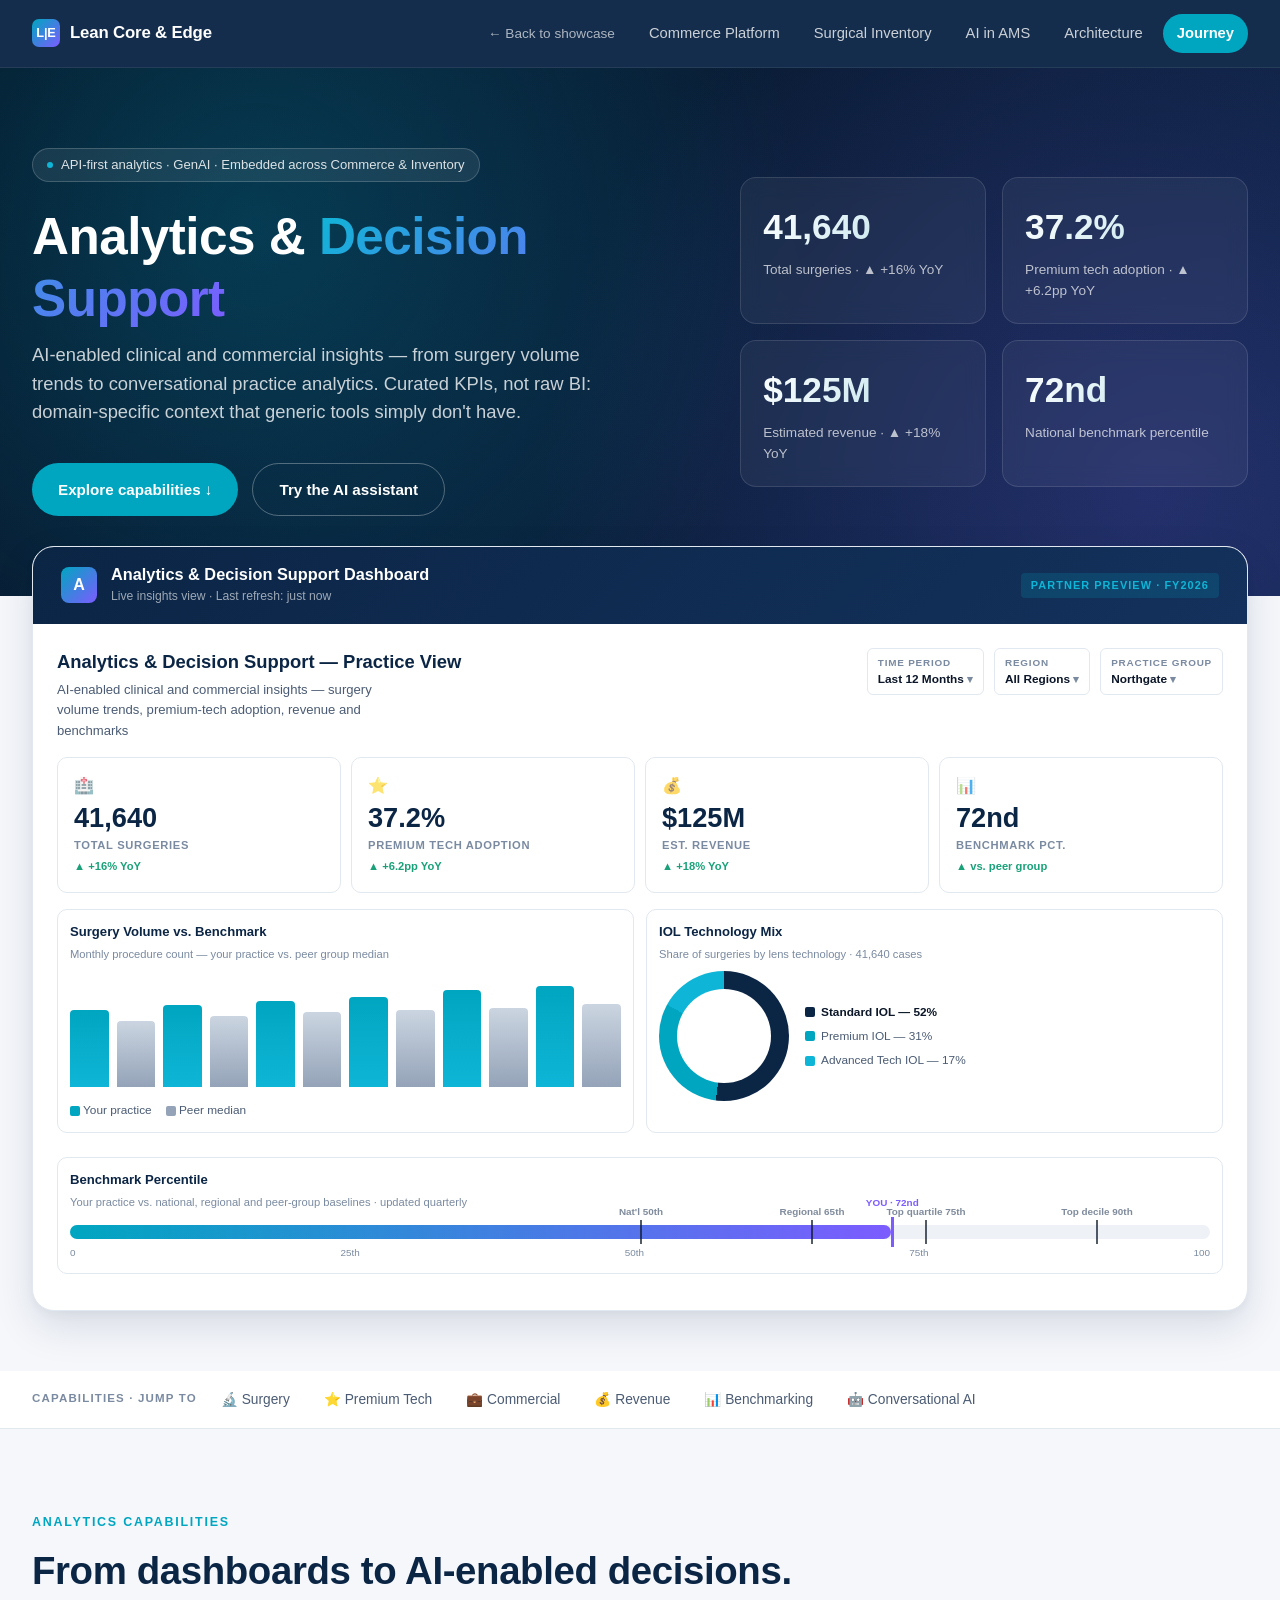
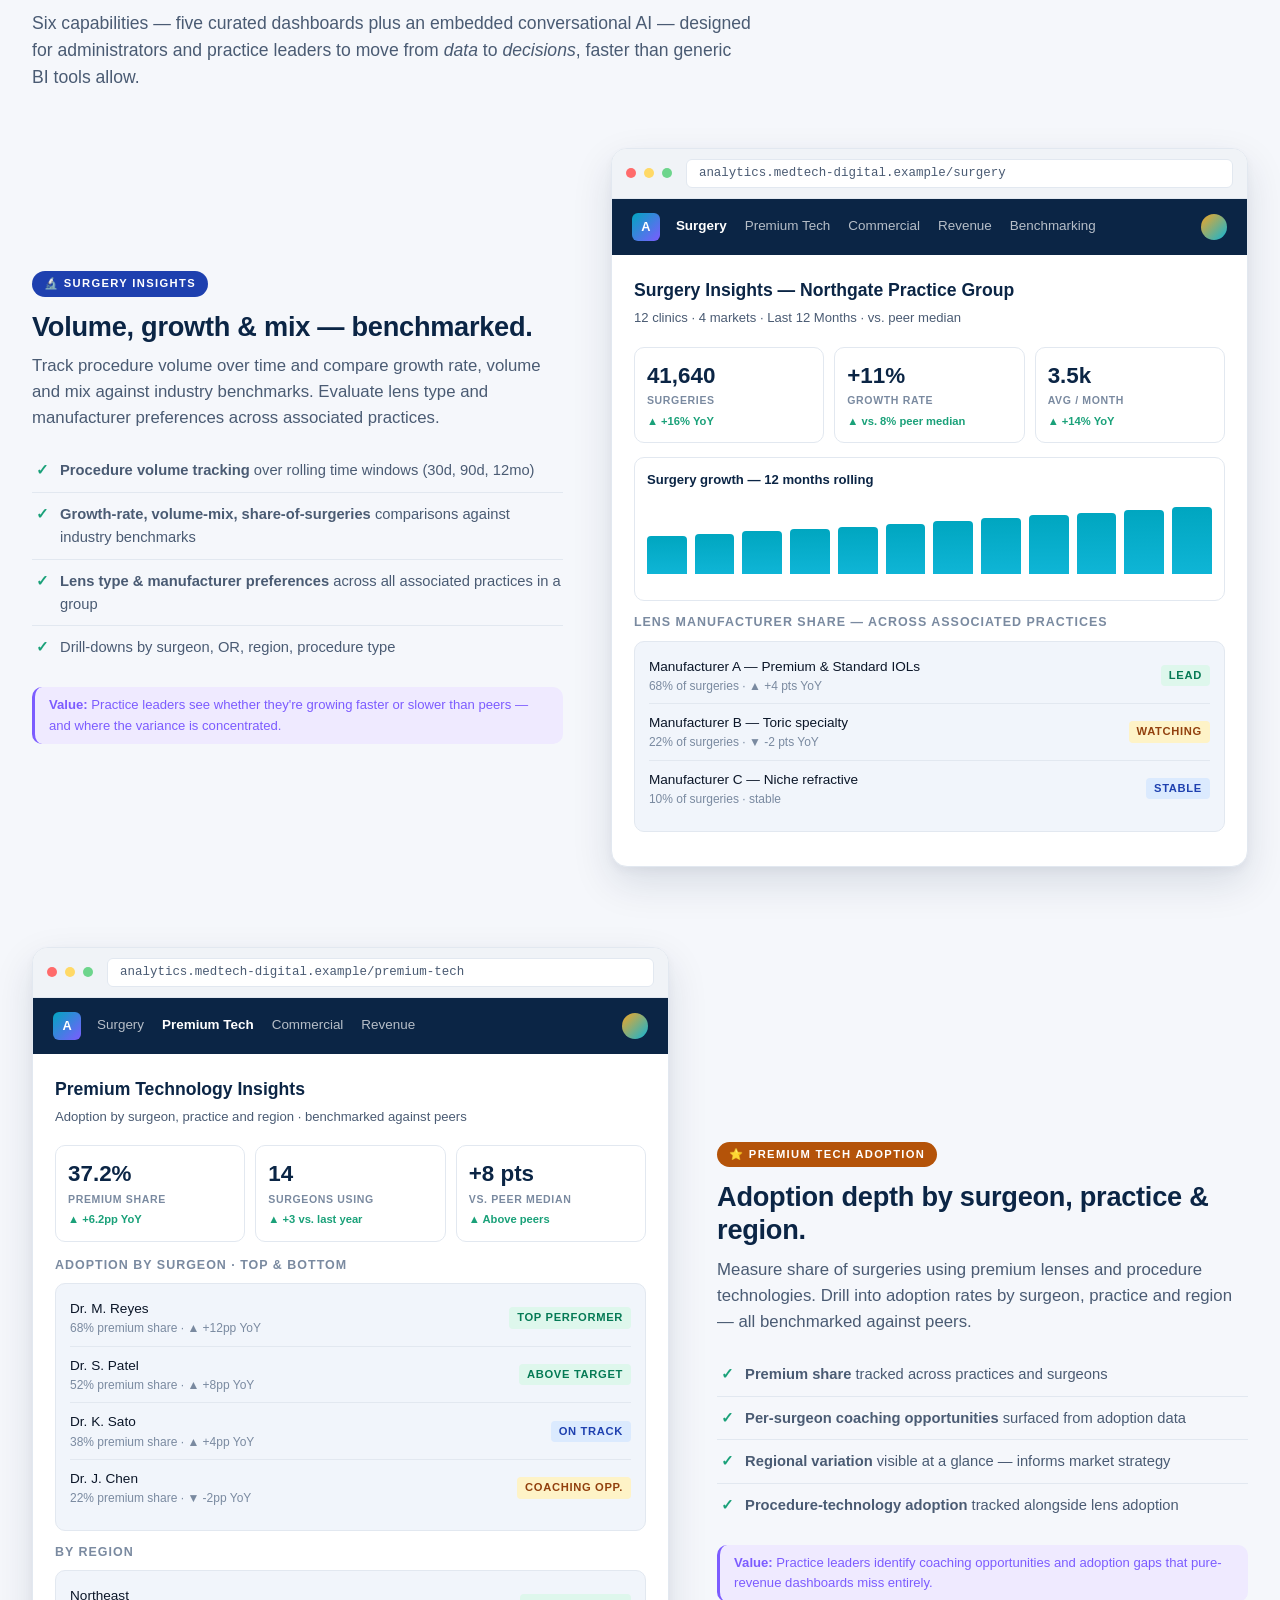
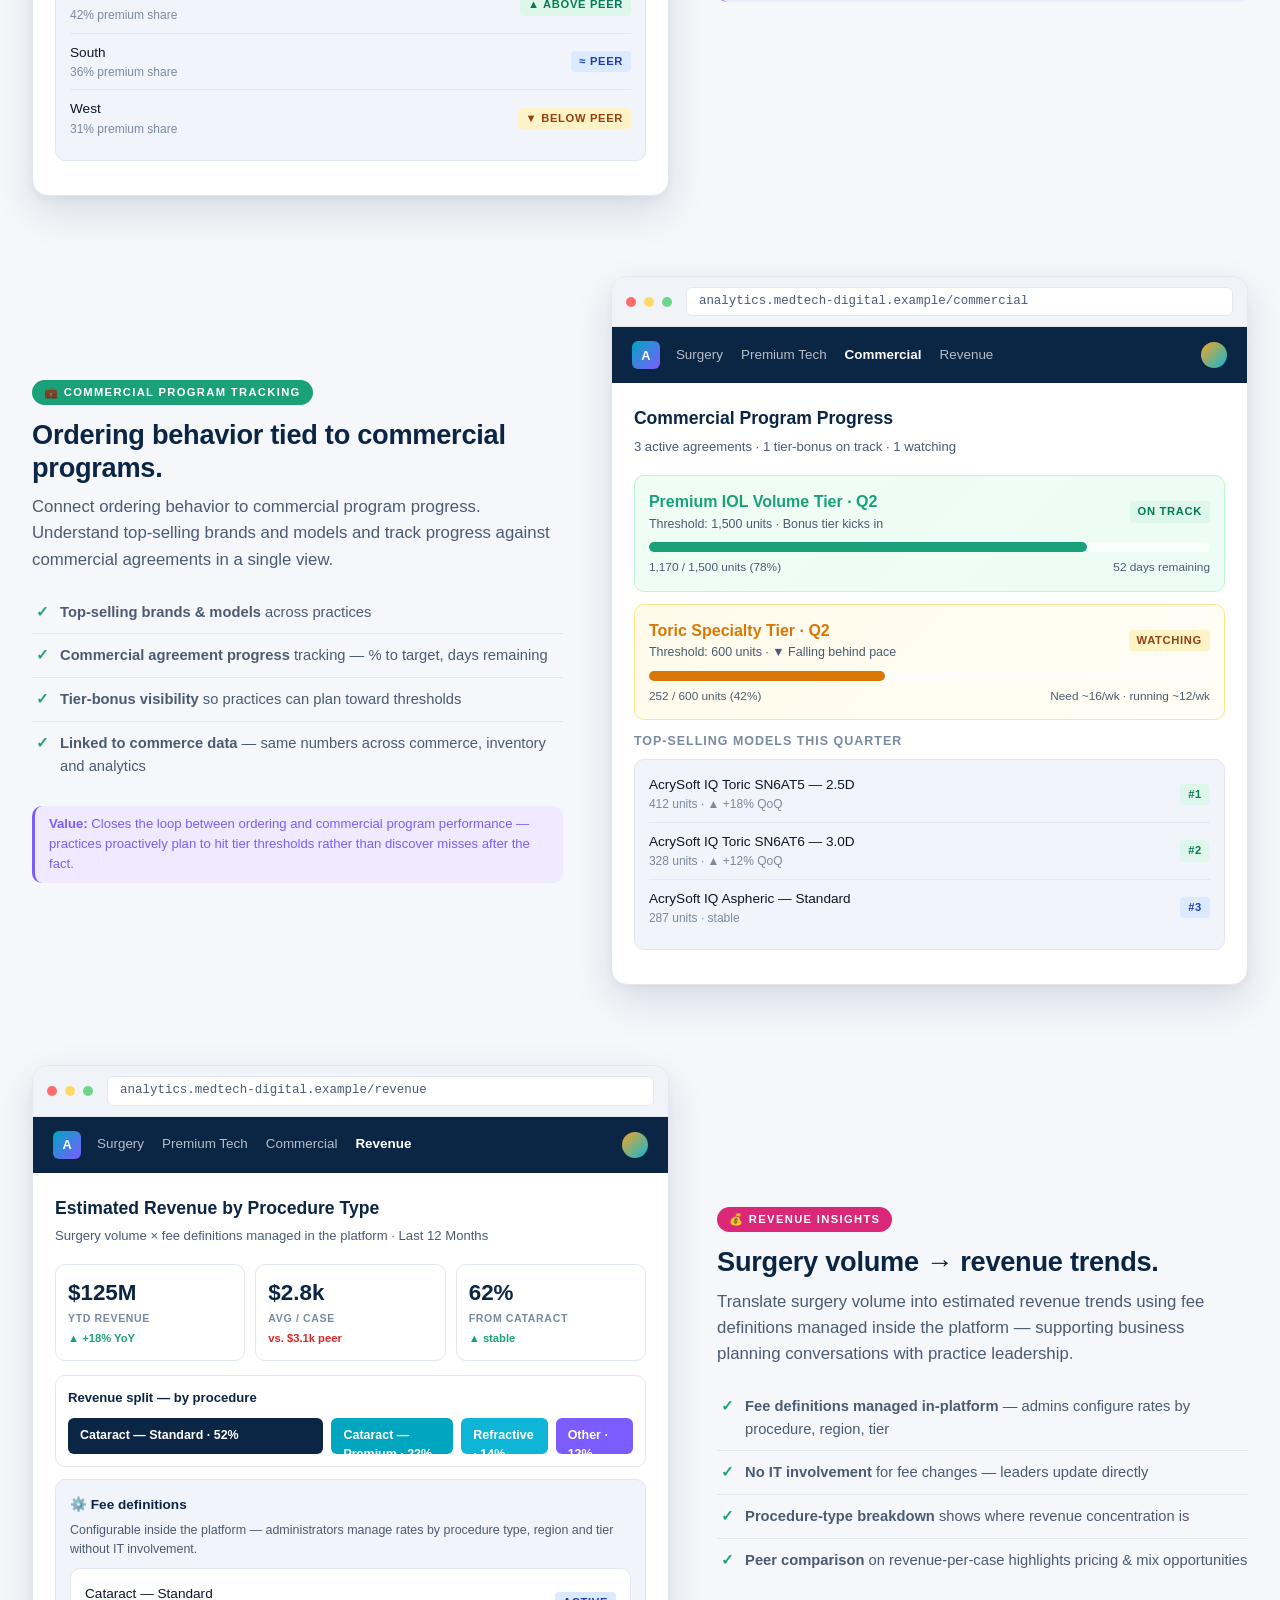
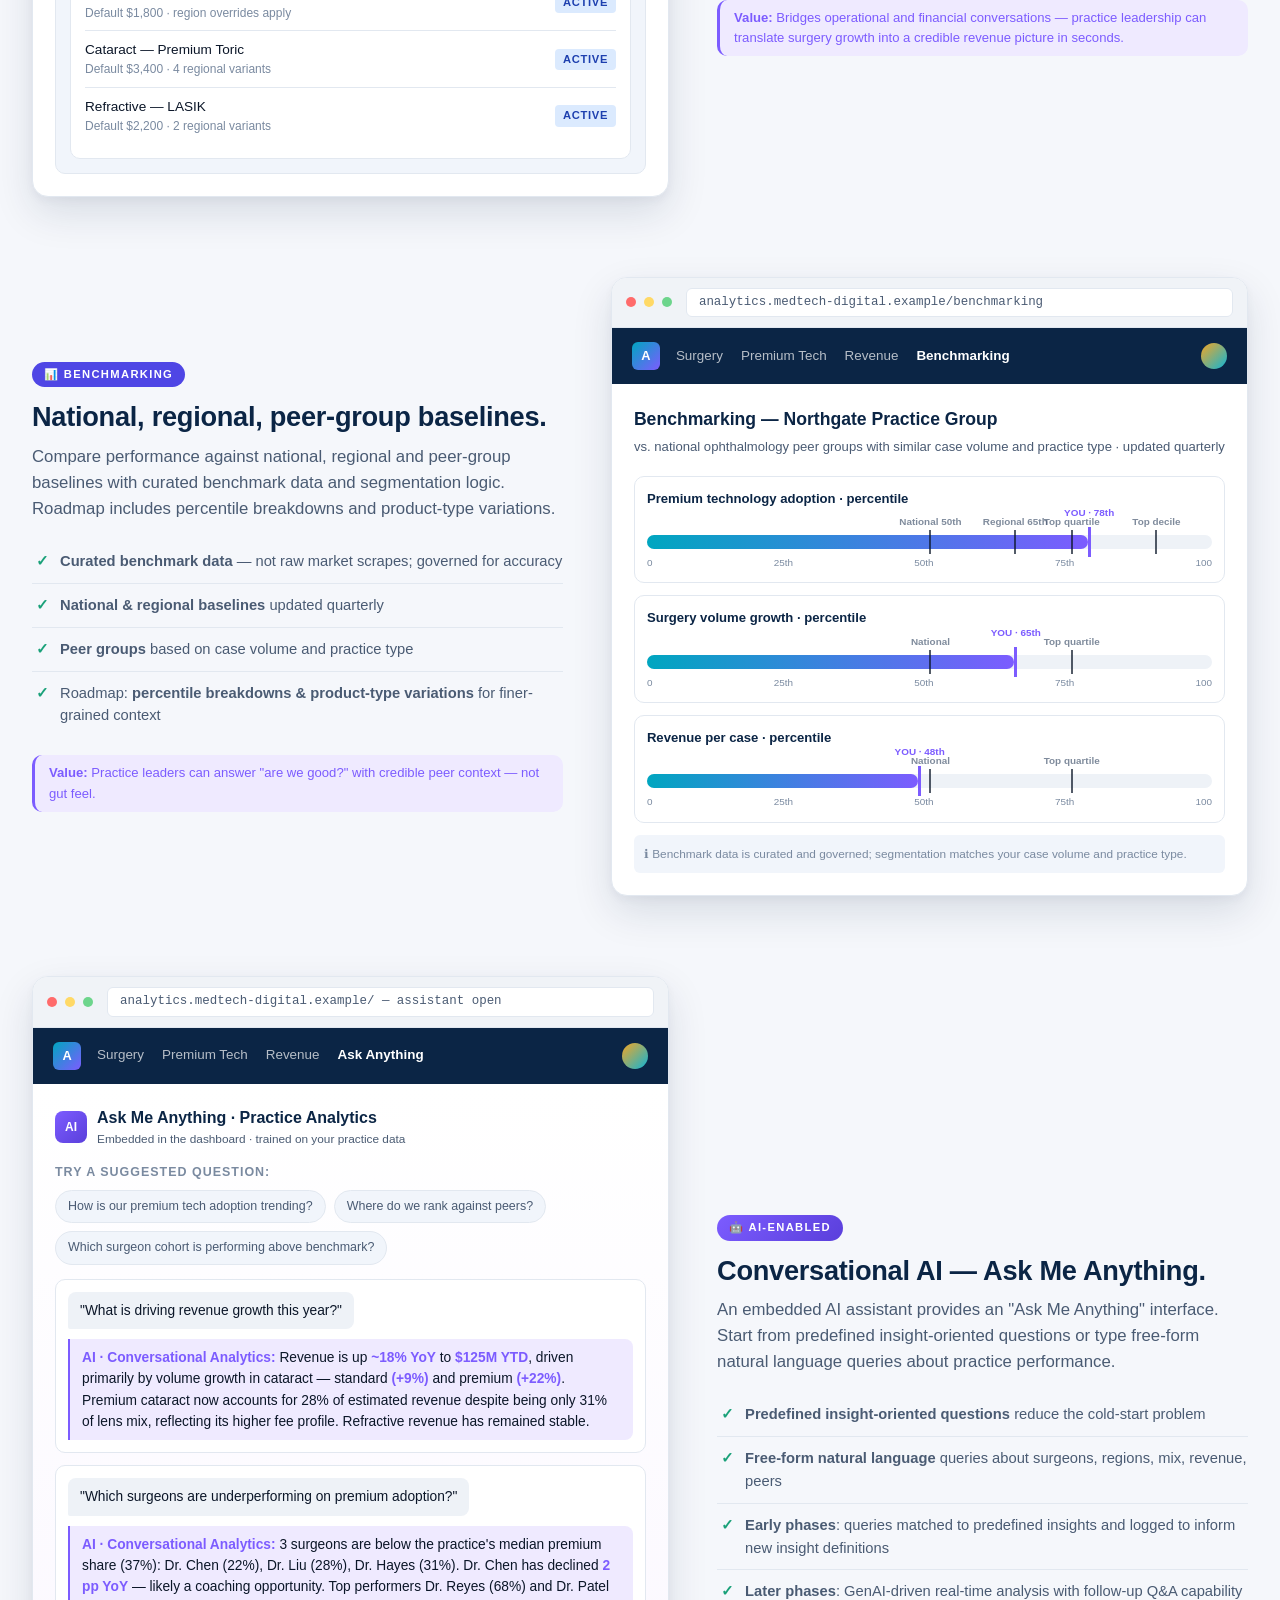
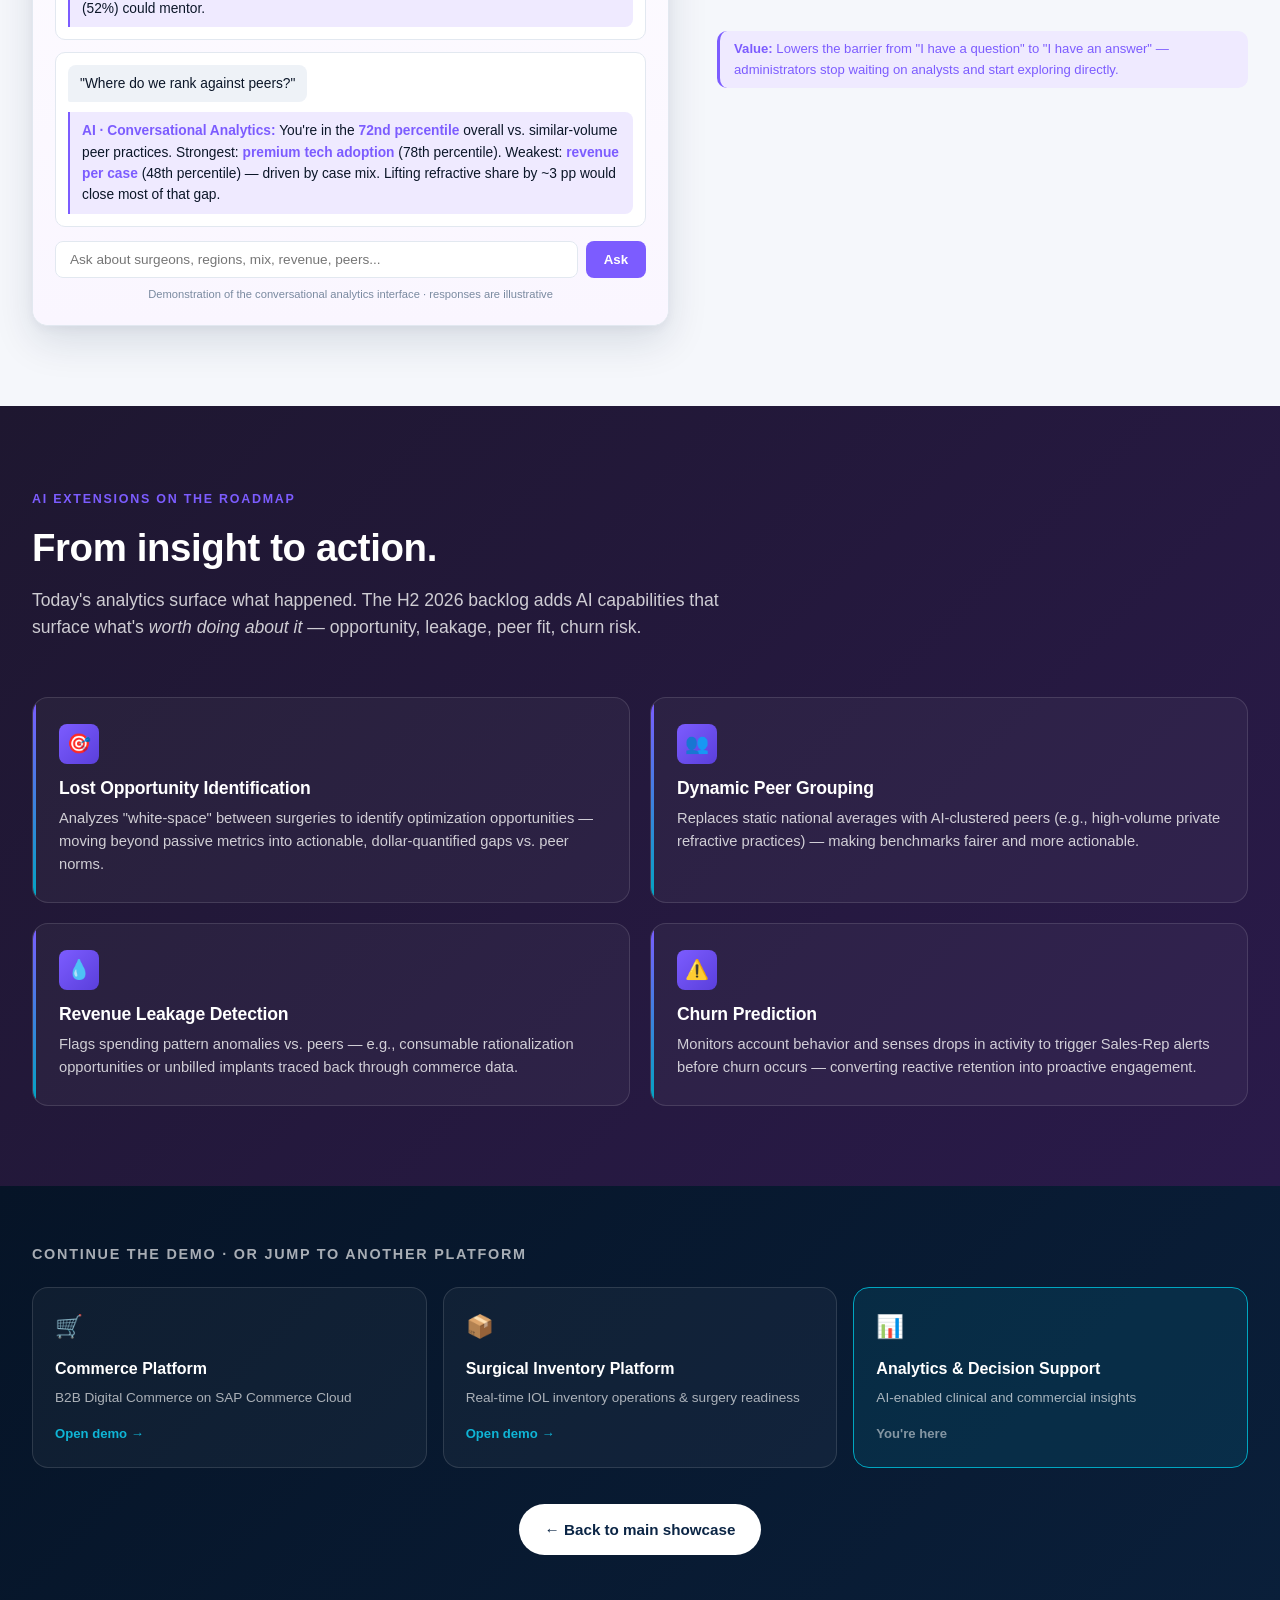
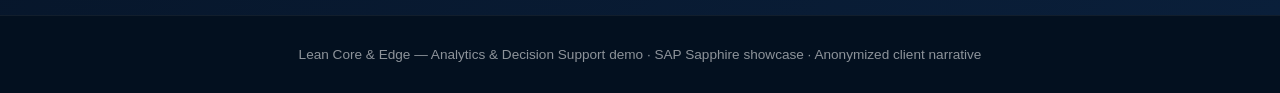
<file: demo-analytics.html>
<!DOCTYPE html>
<html lang="en">
<head>
<meta charset="UTF-8" />
<meta name="viewport" content="width=device-width, initial-scale=1.0" />
<title>Analytics &amp; Decision Support — Solution Demo · Lean Core &amp; Edge</title>
<link rel="stylesheet" href="showcase-styles.css" />
</head>
<body>

<!-- Top nav -->
<nav class="topnav">
  <div class="topnav-inner">
    <a href="index.html" class="brand">
      <div class="brand-mark">L|E</div>
      <span>Lean Core &amp; Edge</span>
    </a>
    <div class="nav-links">
      <a href="index.html" class="nav-back">← Back to showcase</a>
      <a href="demo-commerce.html">Commerce Platform</a>
      <a href="demo-inventory.html">Surgical Inventory</a>
      <a href="demo-ams.html">AI in AMS</a>
      <a href="demo-architecture.html">Architecture</a>
      <a href="demo-journey.html" class="nav-cta">Journey</a>
    </div>
  </div>
</nav>

<!-- HERO -->
<section class="demo-hero">
  <div class="demo-hero-inner">
    <div>
      <span class="stack-tag"><span class="dot"></span>API-first analytics · GenAI · Embedded across Commerce &amp; Inventory</span>
      <h1>Analytics &amp; <span class="grad">Decision Support</span></h1>
      <p class="tagline">AI-enabled clinical and commercial insights — from surgery volume trends to conversational practice analytics. Curated KPIs, not raw BI: domain-specific context that generic tools simply don't have.</p>
      <div class="hero-actions">
        <a href="#capabilities" class="btn btn-primary">Explore capabilities ↓</a>
        <a href="#cap-6" class="btn btn-ghost">Try the AI assistant</a>
      </div>
    </div>
    <div class="hero-stat-grid">
      <div class="hero-stat"><div class="num">41,640</div><div class="label">Total surgeries · ▲ +16% YoY</div></div>
      <div class="hero-stat"><div class="num">37.2%</div><div class="label">Premium tech adoption · ▲ +6.2pp YoY</div></div>
      <div class="hero-stat"><div class="num">$125M</div><div class="label">Estimated revenue · ▲ +18% YoY</div></div>
      <div class="hero-stat"><div class="num">72nd</div><div class="label">National benchmark percentile</div></div>
    </div>
  </div>
</section>

<!-- LIVE DASHBOARD -->
<section style="padding-top: 0; padding-bottom: 60px;">
  <div class="container">
    <div class="live-dashboard">
      <div class="live-dashboard-head">
        <div class="lh-title">
          <div class="lh-mark">A</div>
          <div>
            <div class="lh-name">Analytics &amp; Decision Support Dashboard</div>
            <div class="lh-sub">Live insights view · Last refresh: just now</div>
          </div>
        </div>
        <span class="lh-tag">Partner Preview · FY2026</span>
      </div>
      <div class="live-dashboard-body">

        <div class="mock-page-head">
          <div>
            <div class="mock-page-title">Analytics &amp; Decision Support — Practice View</div>
            <div class="mock-page-sub">AI-enabled clinical and commercial insights — surgery volume trends, premium-tech adoption, revenue and benchmarks</div>
          </div>
          <div class="mock-filters">
            <div class="mock-filter"><span class="lbl">Time Period</span><span class="val">Last 12 Months</span></div>
            <div class="mock-filter"><span class="lbl">Region</span><span class="val">All Regions</span></div>
            <div class="mock-filter"><span class="lbl">Practice Group</span><span class="val">Northgate</span></div>
          </div>
        </div>

        <div class="mock-kpi-row">
          <div class="mock-kpi"><span class="icon">🏥</span><div class="val">41,640</div><div class="lbl">Total Surgeries</div><div class="delta">▲ +16% YoY</div></div>
          <div class="mock-kpi"><span class="icon">⭐</span><div class="val">37.2%</div><div class="lbl">Premium Tech Adoption</div><div class="delta">▲ +6.2pp YoY</div></div>
          <div class="mock-kpi"><span class="icon">💰</span><div class="val">$125M</div><div class="lbl">Est. Revenue</div><div class="delta">▲ +18% YoY</div></div>
          <div class="mock-kpi"><span class="icon">📊</span><div class="val">72nd</div><div class="lbl">Benchmark Pct.</div><div class="delta">▲ vs. peer group</div></div>
        </div>

        <div class="mock-grid-2">
          <div class="mock-chart-card">
            <div class="mock-chart-title">Surgery Volume vs. Benchmark</div>
            <div class="mock-chart-sub">Monthly procedure count — your practice vs. peer group median</div>
            <div class="chart-bars" style="height: 110px;">
              <div class="bar" style="height: 70%;"></div>
              <div class="bar peer" style="height: 60%;"></div>
              <div class="bar" style="height: 75%;"></div>
              <div class="bar peer" style="height: 65%;"></div>
              <div class="bar" style="height: 78%;"></div>
              <div class="bar peer" style="height: 68%;"></div>
              <div class="bar" style="height: 82%;"></div>
              <div class="bar peer" style="height: 70%;"></div>
              <div class="bar" style="height: 88%;"></div>
              <div class="bar peer" style="height: 72%;"></div>
              <div class="bar" style="height: 92%;"></div>
              <div class="bar peer" style="height: 76%;"></div>
            </div>
            <div style="display: flex; gap: 14px; margin-top: 10px; font-size: 0.74rem; color: var(--text-muted);">
              <span><span style="display:inline-block; width:10px; height:10px; background: var(--accent); border-radius: 2px; vertical-align: middle;"></span> Your practice</span>
              <span><span style="display:inline-block; width:10px; height:10px; background: #94a3b8; border-radius: 2px; vertical-align: middle;"></span> Peer median</span>
            </div>
          </div>
          <div class="mock-chart-card">
            <div class="mock-chart-title">IOL Technology Mix</div>
            <div class="mock-chart-sub">Share of surgeries by lens technology · 41,640 cases</div>
            <div class="mock-donut-row">
              <div class="mock-donut" style="width: 130px; height: 130px; background: conic-gradient(var(--primary) 0% 52%, var(--accent) 52% 83%, var(--accent-2) 83% 100%);"></div>
              <div class="mock-donut-legend">
                <div><span class="swatch" style="background: var(--primary);"></span><strong style="color: var(--text);">Standard IOL — 52%</strong></div>
                <div><span class="swatch" style="background: var(--accent);"></span>Premium IOL — 31%</div>
                <div><span class="swatch" style="background: var(--accent-2);"></span>Advanced Tech IOL — 17%</div>
              </div>
            </div>
          </div>
        </div>

        <div class="mock-chart-card" style="margin-top: 12px;">
          <div class="mock-chart-title">Benchmark Percentile</div>
          <div class="mock-chart-sub">Your practice vs. national, regional and peer-group baselines · updated quarterly</div>
          <div class="bench-bar">
            <div class="fill" style="width: 72%;"></div>
            <div class="marker" style="left: 50%;"><span class="ml">Nat'l 50th</span></div>
            <div class="marker" style="left: 65%;"><span class="ml">Regional 65th</span></div>
            <div class="marker" style="left: 75%;"><span class="ml">Top quartile 75th</span></div>
            <div class="marker" style="left: 90%;"><span class="ml">Top decile 90th</span></div>
            <div class="marker" style="left: 72%; background: var(--ai); opacity: 1; height: 30px; top: -8px; width: 3px;"><span class="ml" style="color: var(--ai); font-weight: 700; top: -22px;">YOU · 72nd</span></div>
          </div>
          <div class="bench-axis">
            <span>0</span><span>25th</span><span>50th</span><span>75th</span><span>100</span>
          </div>
        </div>

      </div>
    </div>
  </div>
</section>

<!-- INDEX STRIP -->
<div class="index-strip">
  <div class="index-strip-inner">
    <span class="index-strip-label">Capabilities · jump to</span>
    <a href="#cap-1">🔬 Surgery</a>
    <a href="#cap-2">⭐ Premium Tech</a>
    <a href="#cap-3">💼 Commercial</a>
    <a href="#cap-4">💰 Revenue</a>
    <a href="#cap-5">📊 Benchmarking</a>
    <a href="#cap-6">🤖 Conversational AI</a>
  </div>
</div>

<!-- CAPABILITIES -->
<section id="capabilities" class="cap-section">
  <div class="container">
    <div class="section-head">
      <span class="eyebrow">Analytics Capabilities</span>
      <h2>From dashboards to AI-enabled decisions.</h2>
      <p>Six capabilities — five curated dashboards plus an embedded conversational AI — designed for administrators and practice leaders to move from <em>data</em> to <em>decisions</em>, faster than generic BI tools allow.</p>
    </div>

    <!-- ===== Cap 1: Surgery Insights ===== -->
    <div class="cap-row" id="cap-1">
      <div class="cap-text-col">
        <span class="cap-cat-badge cat-blue">🔬 Surgery Insights</span>
        <h3>Volume, growth &amp; mix — benchmarked.</h3>
        <p class="cap-desc-lead">Track procedure volume over time and compare growth rate, volume and mix against industry benchmarks. Evaluate lens type and manufacturer preferences across associated practices.</p>
        <ul class="cap-bullets">
          <li><strong>Procedure volume tracking</strong> over rolling time windows (30d, 90d, 12mo)</li>
          <li><strong>Growth-rate, volume-mix, share-of-surgeries</strong> comparisons against industry benchmarks</li>
          <li><strong>Lens type &amp; manufacturer preferences</strong> across all associated practices in a group</li>
          <li>Drill-downs by surgeon, OR, region, procedure type</li>
        </ul>
        <span class="cap-value-tag"><strong>Value:</strong> Practice leaders see whether they're growing faster or slower than peers — and where the variance is concentrated.</span>
      </div>
      <div class="cap-mockup-col">
        <div class="mockup">
          <div class="mockup-chrome">
            <span class="mockup-dot"></span><span class="mockup-dot"></span><span class="mockup-dot"></span>
            <div class="mockup-url">analytics.medtech-digital.example/surgery</div>
          </div>
          <div class="mock-appbar">
            <div class="mock-appbar-left">
              <div class="mock-logo">A</div>
              <div class="mock-nav"><span class="active">Surgery</span><span>Premium Tech</span><span>Commercial</span><span>Revenue</span><span>Benchmarking</span></div>
            </div>
            <div class="mock-appbar-right"><div class="mock-avatar"></div></div>
          </div>
          <div class="mock-content">
            <div class="mock-h1">Surgery Insights — Northgate Practice Group</div>
            <div class="mock-sub">12 clinics · 4 markets · Last 12 Months · vs. peer median</div>

            <div class="mock-kpi-row" style="grid-template-columns: repeat(3, 1fr);">
              <div class="mock-kpi"><div class="val">41,640</div><div class="lbl">Surgeries</div><div class="delta">▲ +16% YoY</div></div>
              <div class="mock-kpi"><div class="val">+11%</div><div class="lbl">Growth rate</div><div class="delta">▲ vs. 8% peer median</div></div>
              <div class="mock-kpi"><div class="val">3.5k</div><div class="lbl">Avg / month</div><div class="delta">▲ +14% YoY</div></div>
            </div>

            <div class="mock-chart-card">
              <div class="mock-chart-title">Surgery growth — 12 months rolling</div>
              <div class="chart-bars" style="height: 70px;">
                <div class="bar" style="height: 55%;"></div>
                <div class="bar" style="height: 58%;"></div>
                <div class="bar" style="height: 62%;"></div>
                <div class="bar" style="height: 65%;"></div>
                <div class="bar" style="height: 68%;"></div>
                <div class="bar" style="height: 72%;"></div>
                <div class="bar" style="height: 76%;"></div>
                <div class="bar" style="height: 80%;"></div>
                <div class="bar" style="height: 84%;"></div>
                <div class="bar" style="height: 88%;"></div>
                <div class="bar" style="height: 92%;"></div>
                <div class="bar" style="height: 96%;"></div>
              </div>
            </div>

            <div style="font-size: 0.78rem; color: var(--text-faint); margin: 12px 0 8px; text-transform: uppercase; letter-spacing: 0.08em; font-weight: 700;">Lens manufacturer share — across associated practices</div>
            <div class="mock-card">
              <div class="mock-row"><div><div class="name">Manufacturer A — Premium &amp; Standard IOLs</div><div class="sku">68% of surgeries · ▲ +4 pts YoY</div></div><span class="mock-tag tag-ok">Lead</span></div>
              <div class="mock-row"><div><div class="name">Manufacturer B — Toric specialty</div><div class="sku">22% of surgeries · ▼ -2 pts YoY</div></div><span class="mock-tag tag-warn">Watching</span></div>
              <div class="mock-row"><div><div class="name">Manufacturer C — Niche refractive</div><div class="sku">10% of surgeries · stable</div></div><span class="mock-tag tag-info">Stable</span></div>
            </div>
          </div>
        </div>
      </div>
    </div>

    <!-- ===== Cap 2: Premium Technology Insights ===== -->
    <div class="cap-row flip" id="cap-2">
      <div class="cap-mockup-col">
        <div class="mockup">
          <div class="mockup-chrome">
            <span class="mockup-dot"></span><span class="mockup-dot"></span><span class="mockup-dot"></span>
            <div class="mockup-url">analytics.medtech-digital.example/premium-tech</div>
          </div>
          <div class="mock-appbar">
            <div class="mock-appbar-left">
              <div class="mock-logo">A</div>
              <div class="mock-nav"><span>Surgery</span><span class="active">Premium Tech</span><span>Commercial</span><span>Revenue</span></div>
            </div>
            <div class="mock-appbar-right"><div class="mock-avatar"></div></div>
          </div>
          <div class="mock-content">
            <div class="mock-h1">Premium Technology Insights</div>
            <div class="mock-sub">Adoption by surgeon, practice and region · benchmarked against peers</div>

            <div class="mock-kpi-row" style="grid-template-columns: repeat(3, 1fr);">
              <div class="mock-kpi"><div class="val">37.2%</div><div class="lbl">Premium share</div><div class="delta">▲ +6.2pp YoY</div></div>
              <div class="mock-kpi"><div class="val">14</div><div class="lbl">Surgeons using</div><div class="delta">▲ +3 vs. last year</div></div>
              <div class="mock-kpi"><div class="val">+8 pts</div><div class="lbl">vs. peer median</div><div class="delta">▲ Above peers</div></div>
            </div>

            <div style="font-size: 0.78rem; color: var(--text-faint); margin: 12px 0 8px; text-transform: uppercase; letter-spacing: 0.08em; font-weight: 700;">Adoption by surgeon · top &amp; bottom</div>
            <div class="mock-card">
              <div class="mock-row"><div><div class="name">Dr. M. Reyes</div><div class="sku">68% premium share · ▲ +12pp YoY</div></div><span class="mock-tag tag-ok">Top performer</span></div>
              <div class="mock-row"><div><div class="name">Dr. S. Patel</div><div class="sku">52% premium share · ▲ +8pp YoY</div></div><span class="mock-tag tag-ok">Above target</span></div>
              <div class="mock-row"><div><div class="name">Dr. K. Sato</div><div class="sku">38% premium share · ▲ +4pp YoY</div></div><span class="mock-tag tag-info">On track</span></div>
              <div class="mock-row"><div><div class="name">Dr. J. Chen</div><div class="sku">22% premium share · ▼ -2pp YoY</div></div><span class="mock-tag tag-warn">Coaching opp.</span></div>
            </div>

            <div style="font-size: 0.78rem; color: var(--text-faint); margin: 12px 0 8px; text-transform: uppercase; letter-spacing: 0.08em; font-weight: 700;">By region</div>
            <div class="mock-card">
              <div class="mock-row"><div><div class="name">Northeast</div><div class="sku">42% premium share</div></div><span class="mock-tag tag-ok">▲ Above peer</span></div>
              <div class="mock-row"><div><div class="name">South</div><div class="sku">36% premium share</div></div><span class="mock-tag tag-info">≈ Peer</span></div>
              <div class="mock-row"><div><div class="name">West</div><div class="sku">31% premium share</div></div><span class="mock-tag tag-warn">▼ Below peer</span></div>
            </div>
          </div>
        </div>
      </div>
      <div class="cap-text-col">
        <span class="cap-cat-badge cat-amber">⭐ Premium Tech Adoption</span>
        <h3>Adoption depth by surgeon, practice &amp; region.</h3>
        <p class="cap-desc-lead">Measure share of surgeries using premium lenses and procedure technologies. Drill into adoption rates by surgeon, practice and region — all benchmarked against peers.</p>
        <ul class="cap-bullets">
          <li><strong>Premium share</strong> tracked across practices and surgeons</li>
          <li><strong>Per-surgeon coaching opportunities</strong> surfaced from adoption data</li>
          <li><strong>Regional variation</strong> visible at a glance — informs market strategy</li>
          <li><strong>Procedure-technology adoption</strong> tracked alongside lens adoption</li>
        </ul>
        <span class="cap-value-tag"><strong>Value:</strong> Practice leaders identify coaching opportunities and adoption gaps that pure-revenue dashboards miss entirely.</span>
      </div>
    </div>

    <!-- ===== Cap 3: Commercial Insights ===== -->
    <div class="cap-row" id="cap-3">
      <div class="cap-text-col">
        <span class="cap-cat-badge cat-success">💼 Commercial Program Tracking</span>
        <h3>Ordering behavior tied to commercial programs.</h3>
        <p class="cap-desc-lead">Connect ordering behavior to commercial program progress. Understand top-selling brands and models and track progress against commercial agreements in a single view.</p>
        <ul class="cap-bullets">
          <li><strong>Top-selling brands &amp; models</strong> across practices</li>
          <li><strong>Commercial agreement progress</strong> tracking — % to target, days remaining</li>
          <li><strong>Tier-bonus visibility</strong> so practices can plan toward thresholds</li>
          <li><strong>Linked to commerce data</strong> — same numbers across commerce, inventory and analytics</li>
        </ul>
        <span class="cap-value-tag"><strong>Value:</strong> Closes the loop between ordering and commercial program performance — practices proactively plan to hit tier thresholds rather than discover misses after the fact.</span>
      </div>
      <div class="cap-mockup-col">
        <div class="mockup">
          <div class="mockup-chrome">
            <span class="mockup-dot"></span><span class="mockup-dot"></span><span class="mockup-dot"></span>
            <div class="mockup-url">analytics.medtech-digital.example/commercial</div>
          </div>
          <div class="mock-appbar">
            <div class="mock-appbar-left">
              <div class="mock-logo">A</div>
              <div class="mock-nav"><span>Surgery</span><span>Premium Tech</span><span class="active">Commercial</span><span>Revenue</span></div>
            </div>
            <div class="mock-appbar-right"><div class="mock-avatar"></div></div>
          </div>
          <div class="mock-content">
            <div class="mock-h1">Commercial Program Progress</div>
            <div class="mock-sub">3 active agreements · 1 tier-bonus on track · 1 watching</div>

            <div style="background: linear-gradient(135deg, #f0fdf4, #ecfdf5); border: 1px solid #bbf7d0; border-radius: var(--radius-md); padding: 14px; margin-bottom: 12px;">
              <div style="display: flex; justify-content: space-between; align-items: center; margin-bottom: 8px;">
                <div>
                  <div style="font-weight: 700; color: var(--success);">Premium IOL Volume Tier · Q2</div>
                  <div style="font-size: 0.78rem; color: var(--text-muted);">Threshold: 1,500 units · Bonus tier kicks in</div>
                </div>
                <span class="mock-tag tag-ok">On track</span>
              </div>
              <div style="background: rgba(255,255,255,0.6); height: 10px; border-radius: 6px; position: relative;">
                <div style="background: var(--success); height: 100%; width: 78%; border-radius: 6px;"></div>
              </div>
              <div style="display: flex; justify-content: space-between; font-size: 0.74rem; color: var(--text-muted); margin-top: 6px;">
                <span>1,170 / 1,500 units (78%)</span>
                <span>52 days remaining</span>
              </div>
            </div>

            <div style="background: linear-gradient(135deg, #fffbeb, #fffdf5); border: 1px solid #fde68a; border-radius: var(--radius-md); padding: 14px; margin-bottom: 12px;">
              <div style="display: flex; justify-content: space-between; align-items: center; margin-bottom: 8px;">
                <div>
                  <div style="font-weight: 700; color: var(--warn);">Toric Specialty Tier · Q2</div>
                  <div style="font-size: 0.78rem; color: var(--text-muted);">Threshold: 600 units · ▼ Falling behind pace</div>
                </div>
                <span class="mock-tag tag-warn">Watching</span>
              </div>
              <div style="background: rgba(255,255,255,0.6); height: 10px; border-radius: 6px;">
                <div style="background: var(--warn); height: 100%; width: 42%; border-radius: 6px;"></div>
              </div>
              <div style="display: flex; justify-content: space-between; font-size: 0.74rem; color: var(--text-muted); margin-top: 6px;">
                <span>252 / 600 units (42%)</span>
                <span>Need ~16/wk · running ~12/wk</span>
              </div>
            </div>

            <div style="font-size: 0.78rem; color: var(--text-faint); margin: 12px 0 8px; text-transform: uppercase; letter-spacing: 0.08em; font-weight: 700;">Top-selling models this quarter</div>
            <div class="mock-card">
              <div class="mock-row"><div><div class="name">AcrySoft IQ Toric SN6AT5 — 2.5D</div><div class="sku">412 units · ▲ +18% QoQ</div></div><span class="mock-tag tag-ok">#1</span></div>
              <div class="mock-row"><div><div class="name">AcrySoft IQ Toric SN6AT6 — 3.0D</div><div class="sku">328 units · ▲ +12% QoQ</div></div><span class="mock-tag tag-ok">#2</span></div>
              <div class="mock-row"><div><div class="name">AcrySoft IQ Aspheric — Standard</div><div class="sku">287 units · stable</div></div><span class="mock-tag tag-info">#3</span></div>
            </div>

          </div>
        </div>
      </div>
    </div>

    <!-- ===== Cap 4: Revenue Insights ===== -->
    <div class="cap-row flip" id="cap-4">
      <div class="cap-mockup-col">
        <div class="mockup">
          <div class="mockup-chrome">
            <span class="mockup-dot"></span><span class="mockup-dot"></span><span class="mockup-dot"></span>
            <div class="mockup-url">analytics.medtech-digital.example/revenue</div>
          </div>
          <div class="mock-appbar">
            <div class="mock-appbar-left">
              <div class="mock-logo">A</div>
              <div class="mock-nav"><span>Surgery</span><span>Premium Tech</span><span>Commercial</span><span class="active">Revenue</span></div>
            </div>
            <div class="mock-appbar-right"><div class="mock-avatar"></div></div>
          </div>
          <div class="mock-content">
            <div class="mock-h1">Estimated Revenue by Procedure Type</div>
            <div class="mock-sub">Surgery volume × fee definitions managed in the platform · Last 12 Months</div>

            <div class="mock-kpi-row" style="grid-template-columns: repeat(3, 1fr);">
              <div class="mock-kpi"><div class="val">$125M</div><div class="lbl">YTD revenue</div><div class="delta">▲ +18% YoY</div></div>
              <div class="mock-kpi"><div class="val">$2.8k</div><div class="lbl">Avg / case</div><div class="delta down">vs. $3.1k peer</div></div>
              <div class="mock-kpi"><div class="val">62%</div><div class="lbl">From cataract</div><div class="delta">▲ stable</div></div>
            </div>

            <div class="mock-chart-card">
              <div class="mock-chart-title">Revenue split — by procedure</div>
              <div style="display: flex; gap: 8px; align-items: stretch; margin-top: 10px;">
                <div style="flex: 5.2; background: var(--primary); height: 36px; border-radius: 6px; color: #fff; padding: 8px 12px; font-size: 0.78rem; font-weight: 600;">Cataract — Standard · 52%</div>
                <div style="flex: 2.2; background: var(--accent); height: 36px; border-radius: 6px; color: #fff; padding: 8px 12px; font-size: 0.78rem; font-weight: 600;">Cataract — Premium · 22%</div>
                <div style="flex: 1.4; background: var(--accent-2); height: 36px; border-radius: 6px; color: #fff; padding: 8px 12px; font-size: 0.78rem; font-weight: 600;">Refractive · 14%</div>
                <div style="flex: 1.2; background: var(--ai); height: 36px; border-radius: 6px; color: #fff; padding: 8px 12px; font-size: 0.78rem; font-weight: 600;">Other · 12%</div>
              </div>
            </div>

            <div style="background: var(--surface-2); border: 1px solid var(--border); border-radius: var(--radius-md); padding: 14px; margin-top: 12px;">
              <div style="font-weight: 700; color: var(--primary); font-size: 0.85rem; margin-bottom: 6px;">⚙️ Fee definitions</div>
              <div style="font-size: 0.78rem; color: var(--text-muted); margin-bottom: 8px;">Configurable inside the platform — administrators manage rates by procedure type, region and tier without IT involvement.</div>
              <div class="mock-card" style="margin: 0; background: #fff;">
                <div class="mock-row"><div><div class="name">Cataract — Standard</div><div class="sku">Default $1,800 · region overrides apply</div></div><span class="mock-tag tag-info">Active</span></div>
                <div class="mock-row"><div><div class="name">Cataract — Premium Toric</div><div class="sku">Default $3,400 · 4 regional variants</div></div><span class="mock-tag tag-info">Active</span></div>
                <div class="mock-row"><div><div class="name">Refractive — LASIK</div><div class="sku">Default $2,200 · 2 regional variants</div></div><span class="mock-tag tag-info">Active</span></div>
              </div>
            </div>

          </div>
        </div>
      </div>
      <div class="cap-text-col">
        <span class="cap-cat-badge cat-pink">💰 Revenue Insights</span>
        <h3>Surgery volume → revenue trends.</h3>
        <p class="cap-desc-lead">Translate surgery volume into estimated revenue trends using fee definitions managed inside the platform — supporting business planning conversations with practice leadership.</p>
        <ul class="cap-bullets">
          <li><strong>Fee definitions managed in-platform</strong> — admins configure rates by procedure, region, tier</li>
          <li><strong>No IT involvement</strong> for fee changes — leaders update directly</li>
          <li><strong>Procedure-type breakdown</strong> shows where revenue concentration is</li>
          <li><strong>Peer comparison</strong> on revenue-per-case highlights pricing &amp; mix opportunities</li>
        </ul>
        <span class="cap-value-tag"><strong>Value:</strong> Bridges operational and financial conversations — practice leadership can translate surgery growth into a credible revenue picture in seconds.</span>
      </div>
    </div>

    <!-- ===== Cap 5: Benchmarking ===== -->
    <div class="cap-row" id="cap-5">
      <div class="cap-text-col">
        <span class="cap-cat-badge cat-indigo">📊 Benchmarking</span>
        <h3>National, regional, peer-group baselines.</h3>
        <p class="cap-desc-lead">Compare performance against national, regional and peer-group baselines with curated benchmark data and segmentation logic. Roadmap includes percentile breakdowns and product-type variations.</p>
        <ul class="cap-bullets">
          <li><strong>Curated benchmark data</strong> — not raw market scrapes; governed for accuracy</li>
          <li><strong>National &amp; regional baselines</strong> updated quarterly</li>
          <li><strong>Peer groups</strong> based on case volume and practice type</li>
          <li>Roadmap: <strong>percentile breakdowns &amp; product-type variations</strong> for finer-grained context</li>
        </ul>
        <span class="cap-value-tag"><strong>Value:</strong> Practice leaders can answer "are we good?" with credible peer context — not gut feel.</span>
      </div>
      <div class="cap-mockup-col">
        <div class="mockup">
          <div class="mockup-chrome">
            <span class="mockup-dot"></span><span class="mockup-dot"></span><span class="mockup-dot"></span>
            <div class="mockup-url">analytics.medtech-digital.example/benchmarking</div>
          </div>
          <div class="mock-appbar">
            <div class="mock-appbar-left">
              <div class="mock-logo">A</div>
              <div class="mock-nav"><span>Surgery</span><span>Premium Tech</span><span>Revenue</span><span class="active">Benchmarking</span></div>
            </div>
            <div class="mock-appbar-right"><div class="mock-avatar"></div></div>
          </div>
          <div class="mock-content">
            <div class="mock-h1">Benchmarking — Northgate Practice Group</div>
            <div class="mock-sub">vs. national ophthalmology peer groups with similar case volume and practice type · updated quarterly</div>

            <div class="mock-chart-card">
              <div class="mock-chart-title">Premium technology adoption · percentile</div>
              <div class="bench-bar" style="margin-top: 26px;">
                <div class="fill" style="width: 78%;"></div>
                <div class="marker" style="left: 50%;"><span class="ml">National 50th</span></div>
                <div class="marker" style="left: 65%;"><span class="ml">Regional 65th</span></div>
                <div class="marker" style="left: 75%;"><span class="ml">Top quartile</span></div>
                <div class="marker" style="left: 90%;"><span class="ml">Top decile</span></div>
                <div class="marker" style="left: 78%; background: var(--ai); opacity: 1; height: 30px; top: -8px; width: 3px;"><span class="ml" style="color: var(--ai); font-weight: 700; top: -22px;">YOU · 78th</span></div>
              </div>
              <div class="bench-axis"><span>0</span><span>25th</span><span>50th</span><span>75th</span><span>100</span></div>
            </div>

            <div class="mock-chart-card">
              <div class="mock-chart-title">Surgery volume growth · percentile</div>
              <div class="bench-bar" style="margin-top: 26px;">
                <div class="fill" style="width: 65%;"></div>
                <div class="marker" style="left: 50%;"><span class="ml">National</span></div>
                <div class="marker" style="left: 75%;"><span class="ml">Top quartile</span></div>
                <div class="marker" style="left: 65%; background: var(--ai); opacity: 1; height: 30px; top: -8px; width: 3px;"><span class="ml" style="color: var(--ai); font-weight: 700; top: -22px;">YOU · 65th</span></div>
              </div>
              <div class="bench-axis"><span>0</span><span>25th</span><span>50th</span><span>75th</span><span>100</span>
              </div>
            </div>

            <div class="mock-chart-card">
              <div class="mock-chart-title">Revenue per case · percentile</div>
              <div class="bench-bar" style="margin-top: 26px;">
                <div class="fill" style="width: 48%;"></div>
                <div class="marker" style="left: 50%;"><span class="ml">National</span></div>
                <div class="marker" style="left: 75%;"><span class="ml">Top quartile</span></div>
                <div class="marker" style="left: 48%; background: var(--ai); opacity: 1; height: 30px; top: -8px; width: 3px;"><span class="ml" style="color: var(--ai); font-weight: 700; top: -22px;">YOU · 48th</span></div>
              </div>
              <div class="bench-axis"><span>0</span><span>25th</span><span>50th</span><span>75th</span><span>100</span></div>
            </div>

            <div style="font-size: 0.74rem; color: var(--text-faint); margin-top: 10px; padding: 10px; background: var(--surface-2); border-radius: 6px;">
              ℹ Benchmark data is curated and governed; segmentation matches your case volume and practice type.
            </div>
          </div>
        </div>
      </div>
    </div>

    <!-- ===== Cap 6: Conversational AI ===== -->
    <div class="cap-row flip" id="cap-6">
      <div class="cap-mockup-col">
        <div class="mockup">
          <div class="mockup-chrome">
            <span class="mockup-dot"></span><span class="mockup-dot"></span><span class="mockup-dot"></span>
            <div class="mockup-url">analytics.medtech-digital.example/ — assistant open</div>
          </div>
          <div class="mock-appbar">
            <div class="mock-appbar-left">
              <div class="mock-logo">A</div>
              <div class="mock-nav"><span>Surgery</span><span>Premium Tech</span><span>Revenue</span><span class="active">Ask Anything</span></div>
            </div>
            <div class="mock-appbar-right"><div class="mock-avatar"></div></div>
          </div>
          <div class="mock-content" style="background: linear-gradient(180deg, #fff, #faf6ff);">
            <div style="display: flex; align-items: center; gap: 10px; margin-bottom: 14px;">
              <div class="ai-banner-icon">AI</div>
              <div>
                <div style="font-weight: 700; color: var(--primary);">Ask Me Anything · Practice Analytics</div>
                <div style="font-size: 0.74rem; color: var(--text-muted);">Embedded in the dashboard · trained on your practice data</div>
              </div>
            </div>

            <div style="font-size: 0.78rem; color: var(--text-faint); margin-bottom: 8px; text-transform: uppercase; letter-spacing: 0.08em; font-weight: 700;">Try a suggested question:</div>
            <div style="display: flex; gap: 8px; flex-wrap: wrap; margin-bottom: 14px;">
              <span style="background: var(--surface-2); border: 1px solid var(--border); padding: 6px 12px; border-radius: 999px; font-size: 0.78rem; color: var(--text-muted); cursor: pointer;">How is our premium tech adoption trending?</span>
              <span style="background: var(--surface-2); border: 1px solid var(--border); padding: 6px 12px; border-radius: 999px; font-size: 0.78rem; color: var(--text-muted); cursor: pointer;">Where do we rank against peers?</span>
              <span style="background: var(--surface-2); border: 1px solid var(--border); padding: 6px 12px; border-radius: 999px; font-size: 0.78rem; color: var(--text-muted); cursor: pointer;">Which surgeon cohort is performing above benchmark?</span>
            </div>

            <div class="conv-box">
              <div class="conv-q">"What is driving revenue growth this year?"</div>
              <div class="conv-a"><strong>AI · Conversational Analytics:</strong> Revenue is up <strong>~18% YoY</strong> to <strong>$125M YTD</strong>, driven primarily by volume growth in cataract — standard <strong>(+9%)</strong> and premium <strong>(+22%)</strong>. Premium cataract now accounts for 28% of estimated revenue despite being only 31% of lens mix, reflecting its higher fee profile. Refractive revenue has remained stable.</div>
            </div>

            <div class="conv-box" style="margin-top: 12px;">
              <div class="conv-q">"Which surgeons are underperforming on premium adoption?"</div>
              <div class="conv-a"><strong>AI · Conversational Analytics:</strong> 3 surgeons are below the practice's median premium share (37%): Dr. Chen (22%), Dr. Liu (28%), Dr. Hayes (31%). Dr. Chen has declined <strong>2 pp YoY</strong> — likely a coaching opportunity. Top performers Dr. Reyes (68%) and Dr. Patel (52%) could mentor.</div>
            </div>

            <div class="conv-box" style="margin-top: 12px;">
              <div class="conv-q">"Where do we rank against peers?"</div>
              <div class="conv-a"><strong>AI · Conversational Analytics:</strong> You're in the <strong>72nd percentile</strong> overall vs. similar-volume peer practices. Strongest: <strong>premium tech adoption</strong> (78th percentile). Weakest: <strong>revenue per case</strong> (48th percentile) — driven by case mix. Lifting refractive share by ~3 pp would close most of that gap.</div>
            </div>

            <div style="display: flex; gap: 8px; margin-top: 14px;">
              <input style="flex: 1; padding: 10px 14px; border: 1px solid var(--border); border-radius: 8px; font-size: 0.85rem;" placeholder="Ask about surgeons, regions, mix, revenue, peers..." />
              <button style="background: var(--ai); color: #fff; border: none; padding: 10px 18px; border-radius: 8px; font-weight: 600; cursor: pointer;">Ask</button>
            </div>
            <div style="font-size: 0.7rem; color: var(--text-faint); margin-top: 8px; text-align: center;">Demonstration of the conversational analytics interface · responses are illustrative</div>
          </div>
        </div>
      </div>
      <div class="cap-text-col">
        <span class="cap-cat-badge cat-ai">🤖 AI-Enabled</span>
        <h3>Conversational AI — Ask Me Anything.</h3>
        <p class="cap-desc-lead">An embedded AI assistant provides an "Ask Me Anything" interface. Start from predefined insight-oriented questions or type free-form natural language queries about practice performance.</p>
        <ul class="cap-bullets">
          <li><strong>Predefined insight-oriented questions</strong> reduce the cold-start problem</li>
          <li><strong>Free-form natural language</strong> queries about surgeons, regions, mix, revenue, peers</li>
          <li><strong>Early phases</strong>: queries matched to predefined insights and logged to inform new insight definitions</li>
          <li><strong>Later phases</strong>: GenAI-driven real-time analysis with follow-up Q&amp;A capability</li>
        </ul>
        <span class="cap-value-tag"><strong>Value:</strong> Lowers the barrier from "I have a question" to "I have an answer" — administrators stop waiting on analysts and start exploring directly.</span>
      </div>
    </div>

  </div>
</section>

<!-- AI ROADMAP -->
<section id="roadmap" class="roadmap-section">
  <div class="container">
    <div class="section-head">
      <span class="eyebrow">AI Extensions on the Roadmap</span>
      <h2>From insight to action.</h2>
      <p>Today's analytics surface what happened. The H2 2026 backlog adds AI capabilities that surface what's <em>worth doing about it</em> — opportunity, leakage, peer fit, churn risk.</p>
    </div>

    <div class="roadmap-grid">
      <div class="roadmap-card">
        <div class="icon">🎯</div>
        <h4>Lost Opportunity Identification</h4>
        <p>Analyzes "white-space" between surgeries to identify optimization opportunities — moving beyond passive metrics into actionable, dollar-quantified gaps vs. peer norms.</p>
      </div>
      <div class="roadmap-card">
        <div class="icon">👥</div>
        <h4>Dynamic Peer Grouping</h4>
        <p>Replaces static national averages with AI-clustered peers (e.g., high-volume private refractive practices) — making benchmarks fairer and more actionable.</p>
      </div>
      <div class="roadmap-card">
        <div class="icon">💧</div>
        <h4>Revenue Leakage Detection</h4>
        <p>Flags spending pattern anomalies vs. peers — e.g., consumable rationalization opportunities or unbilled implants traced back through commerce data.</p>
      </div>
      <div class="roadmap-card">
        <div class="icon">⚠️</div>
        <h4>Churn Prediction</h4>
        <p>Monitors account behavior and senses drops in activity to trigger Sales-Rep alerts before churn occurs — converting reactive retention into proactive engagement.</p>
      </div>
    </div>
  </div>
</section>

<!-- CROSS-NAV -->
<section class="cross-nav">
  <div class="cross-nav-inner">
    <h3>Continue the demo · or jump to another platform</h3>
    <div class="cross-nav-grid">
      <a href="demo-commerce.html" class="cross-nav-card">
        <div class="icon">🛒</div>
        <div class="name">Commerce Platform</div>
        <div class="desc">B2B Digital Commerce on SAP Commerce Cloud</div>
        <div class="cta">Open demo →</div>
      </a>
      <a href="demo-inventory.html" class="cross-nav-card">
        <div class="icon">📦</div>
        <div class="name">Surgical Inventory Platform</div>
        <div class="desc">Real-time IOL inventory operations &amp; surgery readiness</div>
        <div class="cta">Open demo →</div>
      </a>
      <a href="demo-analytics.html" class="cross-nav-card current">
        <div class="icon">📊</div>
        <div class="name">Analytics &amp; Decision Support</div>
        <div class="desc">AI-enabled clinical and commercial insights</div>
        <div class="cta">You're here</div>
      </a>
    </div>
    <div style="margin-top: 36px; text-align: center;">
      <a href="index.html" class="btn btn-light">← Back to main showcase</a>
    </div>
  </div>
</section>

<footer>
  Lean Core &amp; Edge — Analytics &amp; Decision Support demo · SAP Sapphire showcase · Anonymized client narrative
</footer>

</body>
</html>
</file>
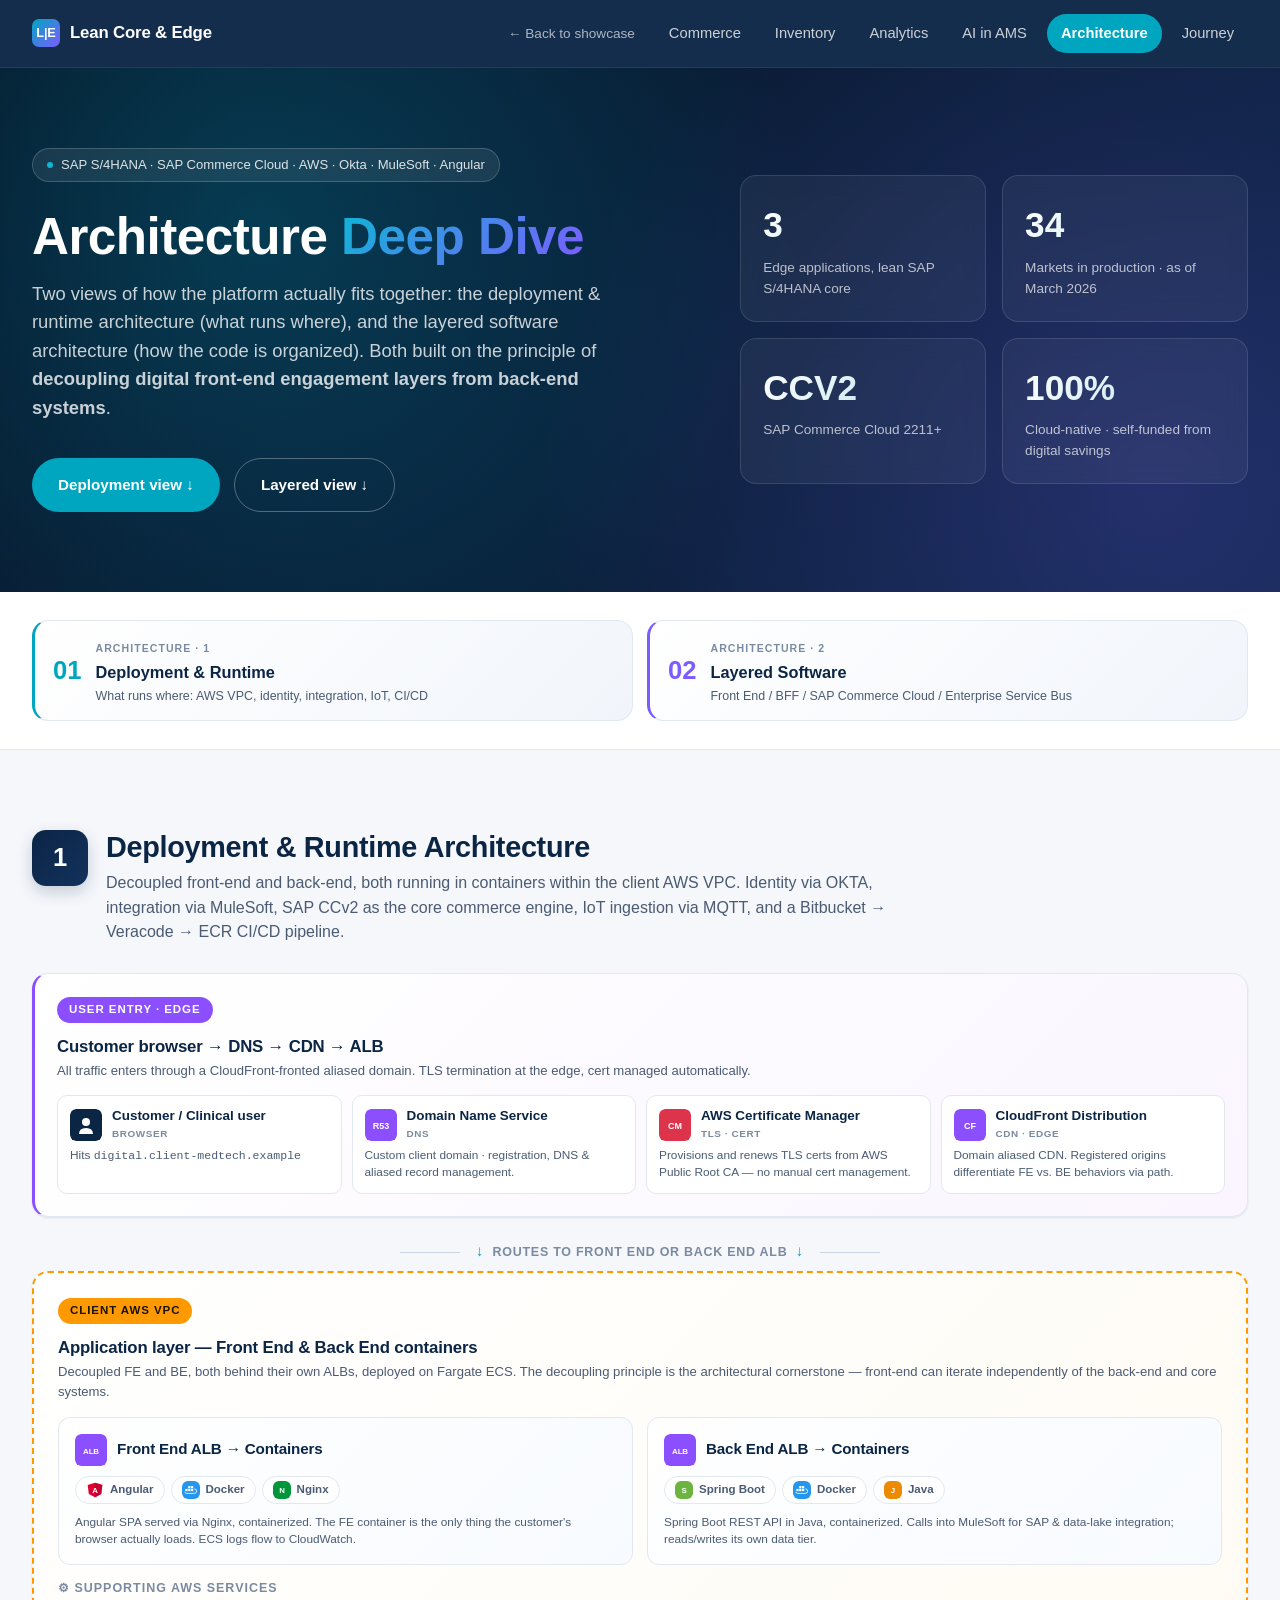
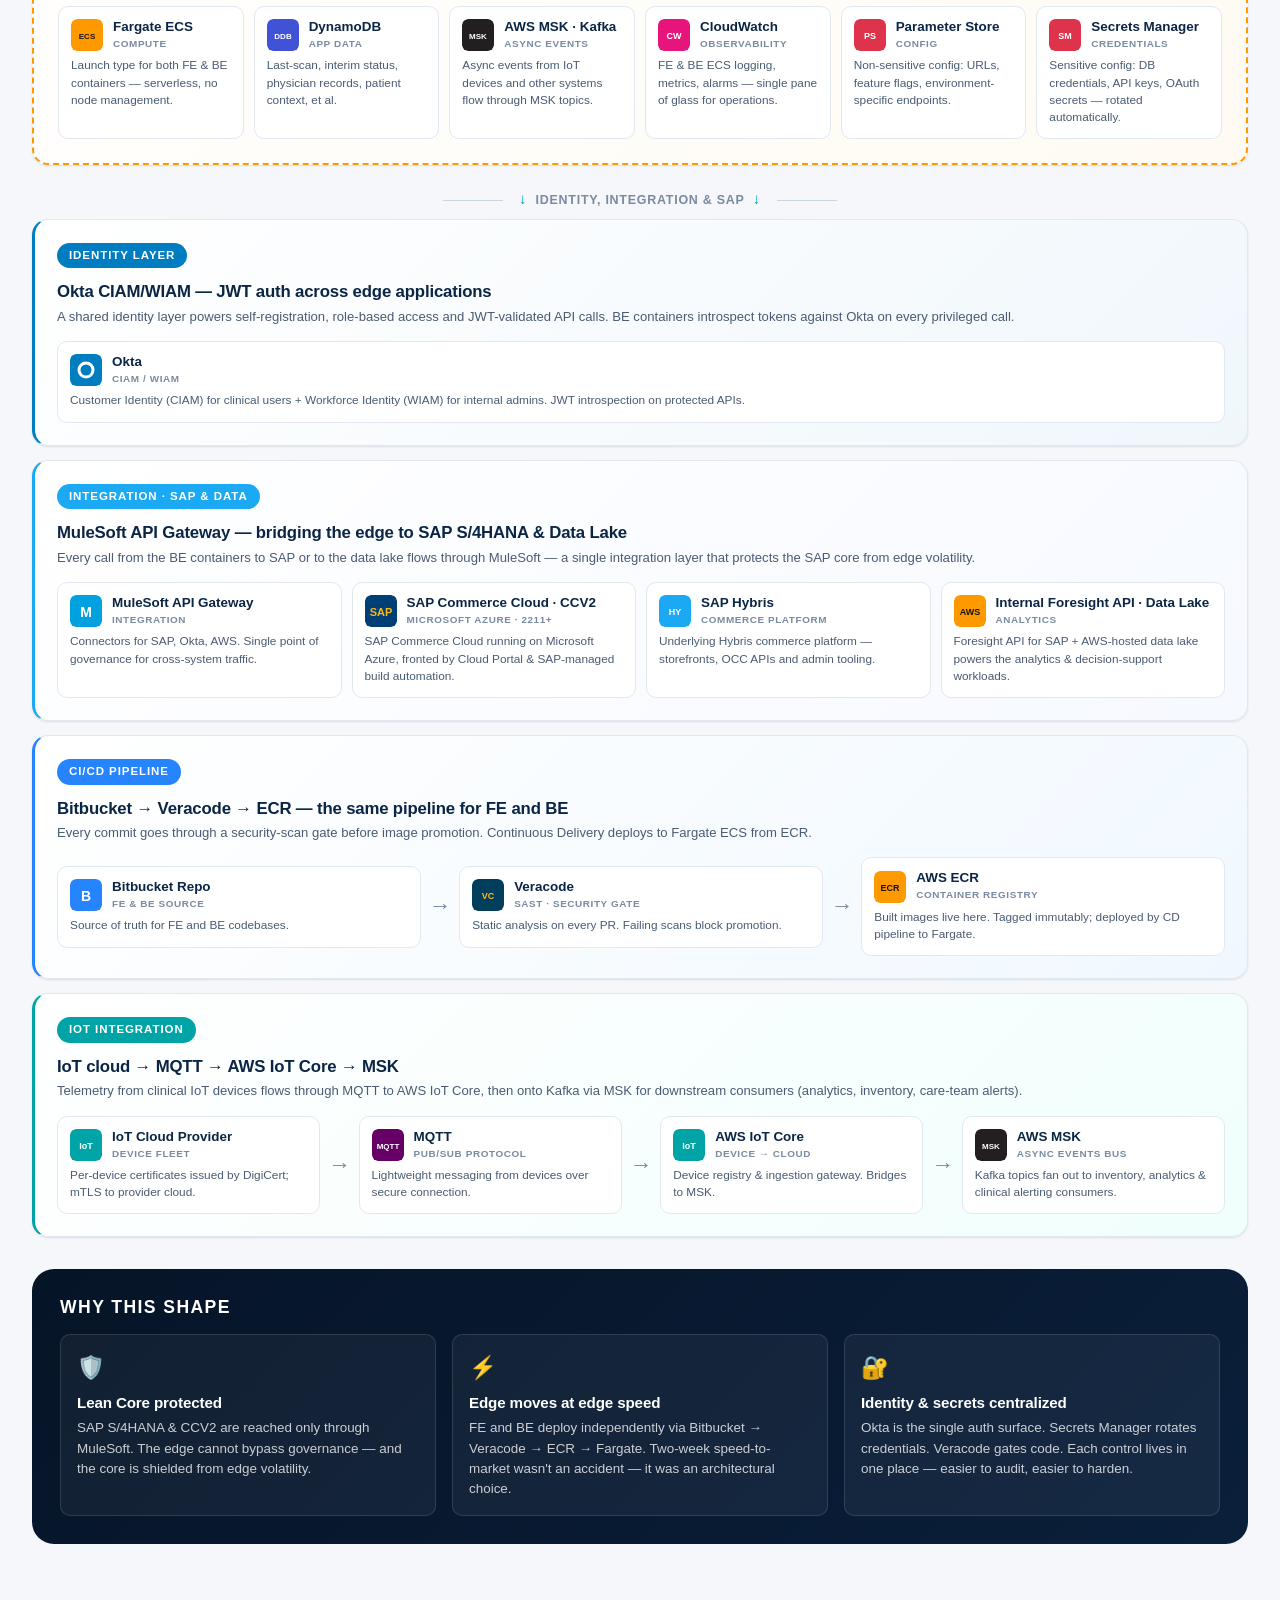
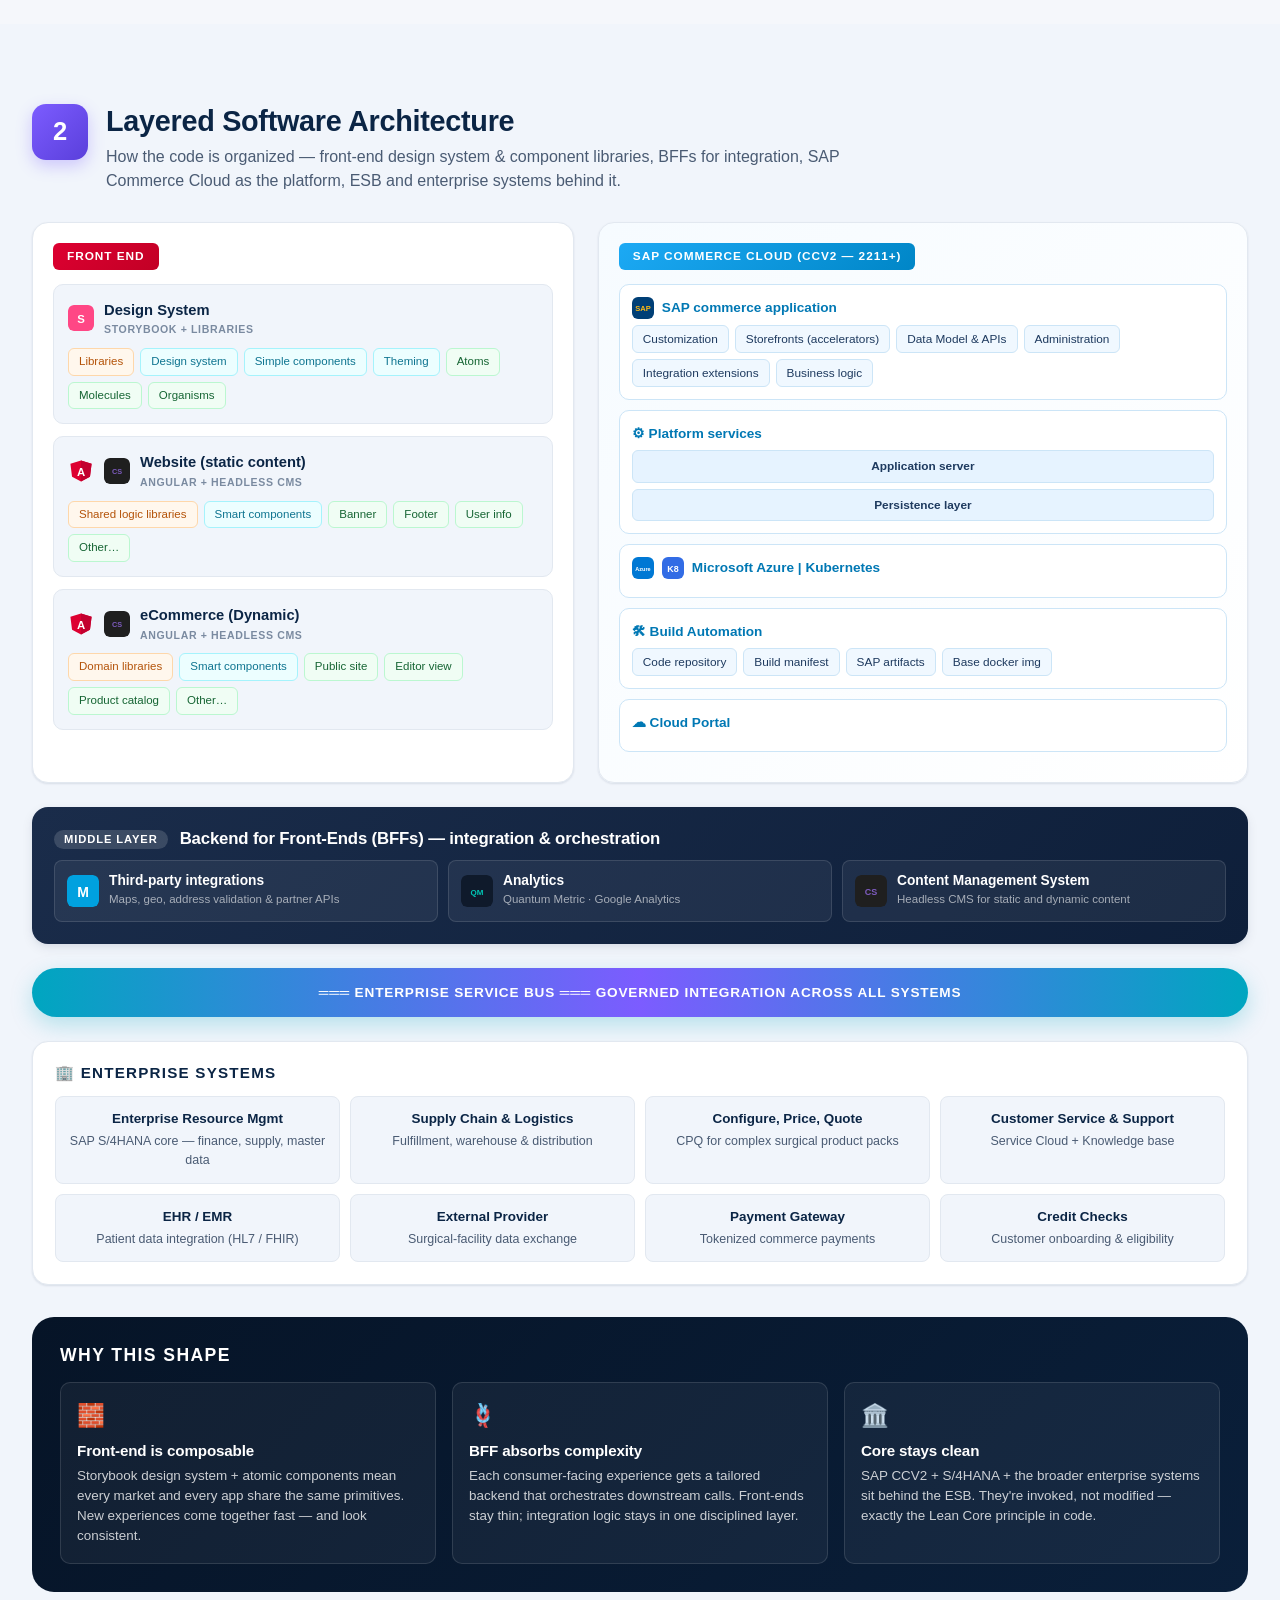
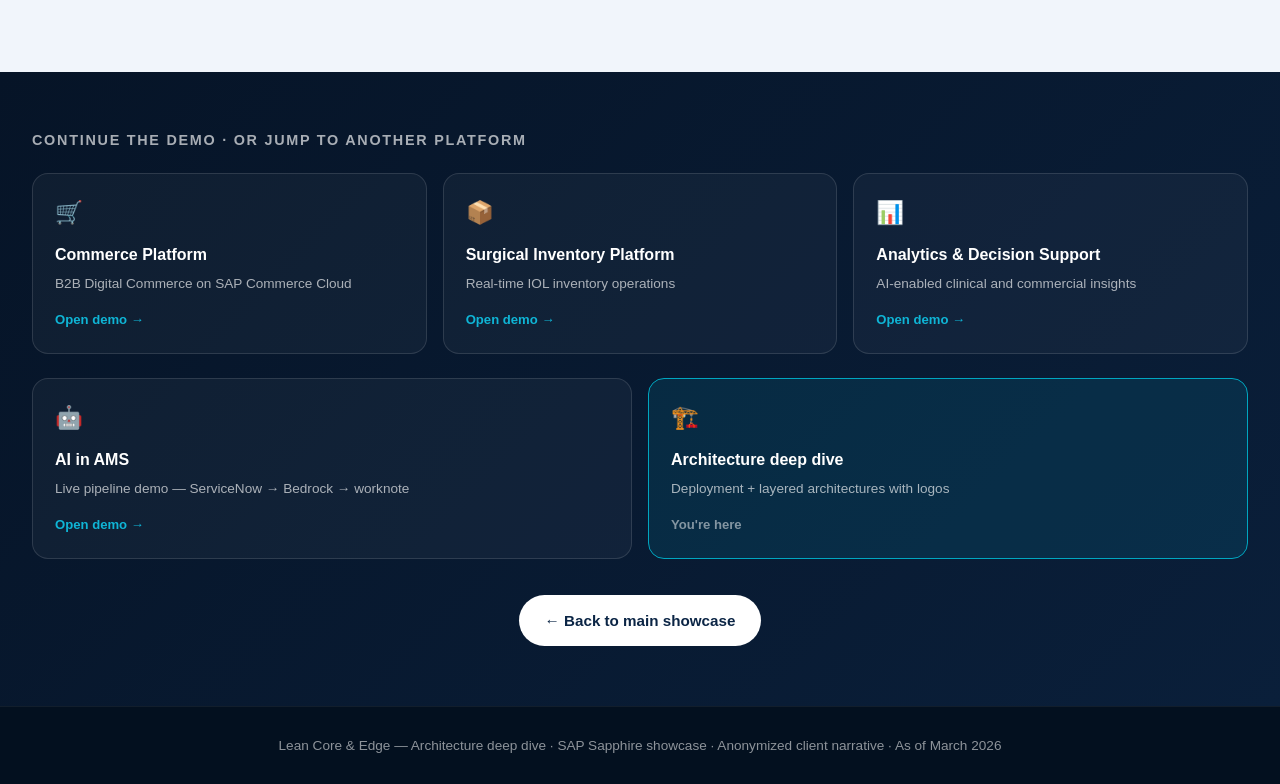
<file: demo-architecture.html>
<!DOCTYPE html>
<html lang="en">
<head>
<meta charset="UTF-8" />
<meta name="viewport" content="width=device-width, initial-scale=1.0" />
<title>Architecture Deep Dive — Lean Core &amp; Edge</title>
<link rel="stylesheet" href="showcase-styles.css" />
<style>
/* ============ Architecture page specific ============ */
/* arch-toc is taller than the capability strip — bump anchor scroll-padding to avoid cut-off */
html { scroll-padding-top: 180px; }

.arch-toc {
  background: var(--surface);
  border-bottom: 1px solid var(--border);
  padding: 28px 32px;
  position: sticky; top: 60px; z-index: 50;
}
.arch-toc-inner {
  max-width: 1280px; margin: 0 auto;
  display: grid; grid-template-columns: 1fr 1fr; gap: 14px;
}
.arch-toc-card {
  background: linear-gradient(135deg, #fff, var(--surface-2));
  border: 1px solid var(--border);
  border-radius: var(--radius-lg);
  padding: 14px 18px;
  text-decoration: none; color: inherit;
  display: flex; align-items: center; gap: 14px;
  transition: all 0.2s ease;
  border-left: 3px solid var(--accent);
}
.arch-toc-card:nth-child(2) { border-left-color: var(--ai); }
.arch-toc-card:hover {
  transform: translateX(3px);
  box-shadow: var(--shadow-md);
  border-color: var(--accent);
}
.arch-toc-num {
  font-size: 1.6rem; font-weight: 700;
  color: var(--accent); line-height: 1;
}
.arch-toc-card:nth-child(2) .arch-toc-num { color: var(--ai); }
.arch-toc-text .lbl {
  font-size: 0.66rem; text-transform: uppercase; letter-spacing: 0.1em;
  font-weight: 700; color: var(--text-faint);
}
.arch-toc-text .name {
  font-weight: 700; color: var(--primary); font-size: 1.02rem;
}
.arch-toc-text .desc {
  font-size: 0.78rem; color: var(--text-muted); margin-top: 2px;
}

.arch-section { padding: 80px 32px; }
.arch-section.alt { background: var(--surface-2); }
.arch-section .container { max-width: 1280px; }

.arch-title-row {
  display: flex; align-items: flex-start; gap: 18px;
  margin-bottom: 28px;
}
.arch-num-badge {
  width: 56px; height: 56px;
  border-radius: 14px;
  background: linear-gradient(135deg, var(--primary), var(--primary-2));
  color: #fff;
  display: flex; align-items: center; justify-content: center;
  font-size: 1.6rem; font-weight: 700;
  flex-shrink: 0;
  box-shadow: 0 6px 16px rgba(11,37,69,0.2);
}
.arch-section.alt .arch-num-badge {
  background: linear-gradient(135deg, var(--ai), #5a3fdb);
  box-shadow: 0 6px 16px rgba(124,92,255,0.3);
}
.arch-title-row h2 {
  color: var(--primary); margin: 0 0 6px;
  font-size: 1.8rem;
}
.arch-title-row p {
  color: var(--text-muted); margin: 0;
  font-size: 1rem; max-width: 800px;
}

/* Zones — used for the deployment architecture */
.arch-zone {
  background: #fff;
  border: 1px solid var(--border);
  border-radius: var(--radius-lg);
  padding: 22px;
  margin-bottom: 14px;
  position: relative;
  box-shadow: var(--shadow-sm);
}
.arch-zone.zone-vpc {
  border: 2px dashed #FF9900;
  background: linear-gradient(135deg, #fff, #fffbf3);
  padding: 24px;
}
.arch-zone.zone-external {
  background: linear-gradient(135deg, #fff, #f6f9ff);
  border-left: 3px solid #1CA9F4;
}
.arch-zone.zone-identity {
  background: linear-gradient(135deg, #fff, #f0f7fc);
  border-left: 3px solid #007DC1;
}
.arch-zone.zone-edge {
  background: linear-gradient(135deg, #fff, #faf5ff);
  border-left: 3px solid #8C4FFF;
}
.arch-zone.zone-cicd {
  background: linear-gradient(135deg, #fff, #f0f8ff);
  border-left: 3px solid #2684FF;
}
.arch-zone.zone-iot {
  background: linear-gradient(135deg, #fff, #f0fffc);
  border-left: 3px solid #00A4A6;
}
.zone-label {
  display: inline-flex; align-items: center; gap: 8px;
  background: var(--primary); color: #fff;
  padding: 4px 12px; border-radius: 999px;
  font-size: 0.72rem; font-weight: 700;
  text-transform: uppercase; letter-spacing: 0.08em;
  margin-bottom: 14px;
}
.arch-zone.zone-vpc .zone-label { background: #FF9900; color: #1a1208; }
.arch-zone.zone-external .zone-label { background: #1CA9F4; }
.arch-zone.zone-identity .zone-label { background: #007DC1; }
.arch-zone.zone-edge .zone-label { background: #8C4FFF; }
.arch-zone.zone-cicd .zone-label { background: #2684FF; }
.arch-zone.zone-iot .zone-label { background: #00A4A6; }

.arch-zone h3 {
  color: var(--primary); font-size: 1.05rem;
  margin: 0 0 4px;
}
.arch-zone .zone-sub {
  font-size: 0.82rem; color: var(--text-muted);
  margin: 0 0 14px;
}

/* Service grid inside a zone */
.svc-grid {
  display: grid;
  grid-template-columns: repeat(auto-fit, minmax(170px, 1fr));
  gap: 10px;
}
.svc-grid.cols-2 { grid-template-columns: repeat(auto-fit, minmax(280px, 1fr)); }
.svc-grid.cols-3 { grid-template-columns: repeat(3, 1fr); }

.svc-tile {
  background: #fff;
  border: 1px solid var(--border);
  border-radius: 10px;
  padding: 12px;
  display: flex; flex-direction: column; gap: 6px;
  transition: all 0.15s ease;
}
.svc-tile:hover {
  transform: translateY(-1px);
  box-shadow: var(--shadow-md);
  border-color: var(--accent);
}
.svc-tile-head {
  display: flex; align-items: center; gap: 10px;
}
.svc-logo {
  width: 32px; height: 32px;
  flex-shrink: 0;
  border-radius: 6px;
}
.svc-name {
  font-weight: 700;
  font-size: 0.84rem;
  color: var(--primary);
  line-height: 1.2;
}
.svc-tag {
  font-size: 0.62rem;
  color: var(--text-faint);
  text-transform: uppercase;
  letter-spacing: 0.06em;
  font-weight: 600;
  margin-top: 1px;
}
.svc-desc {
  font-size: 0.74rem;
  color: var(--text-muted);
  line-height: 1.45;
  margin: 0;
}

/* Container tile (for the FE/BE container columns) */
.cnt-tile {
  background: linear-gradient(135deg, #fff, #f7faff);
  border: 1px solid var(--border);
  border-radius: 12px;
  padding: 16px;
}
.cnt-tile h4 {
  color: var(--primary); font-size: 0.95rem;
  margin: 0 0 10px;
  display: flex; align-items: center; gap: 10px;
}
.cnt-tile .cnt-stack {
  display: flex; gap: 6px; flex-wrap: wrap;
  margin-bottom: 10px;
}
.cnt-stack .pill {
  display: inline-flex; align-items: center; gap: 6px;
  background: #fff; border: 1px solid var(--border);
  padding: 4px 10px; border-radius: 999px;
  font-size: 0.72rem; font-weight: 600;
  color: var(--text-muted);
}

/* Flow connector between zones */
.arch-flow {
  text-align: center;
  color: var(--text-faint);
  padding: 8px 0;
  font-size: 0.78rem;
  font-weight: 600;
  letter-spacing: 0.06em;
  text-transform: uppercase;
  position: relative;
}
.arch-flow::before, .arch-flow::after {
  content: '';
  display: inline-block;
  width: 60px; height: 1px;
  background: var(--border-strong);
  vertical-align: middle;
  margin: 0 12px;
}
.arch-flow .arrow {
  display: inline-block;
  margin: 0 4px;
  color: var(--accent);
  font-size: 0.95rem;
}

/* Two-column layout for FE/BE side by side */
.zone-2col {
  display: grid; grid-template-columns: 1fr 1fr; gap: 14px;
}

/* CICD pipeline horizontal flow */
.pipeline-row {
  display: flex; align-items: center; gap: 8px;
  flex-wrap: wrap;
}
.pipeline-row .svc-tile { flex: 1; min-width: 160px; }
.pipeline-row .arr {
  color: var(--text-faint); font-size: 1.4rem; font-weight: 700;
}

/* ============ LAYERED ARCHITECTURE ============ */
.layered-grid {
  display: grid;
  grid-template-columns: 1fr 1.2fr;
  gap: 24px;
  margin-bottom: 24px;
}

.layered-col {
  background: #fff;
  border: 1px solid var(--border);
  border-radius: var(--radius-lg);
  padding: 20px;
  box-shadow: var(--shadow-sm);
}
.layered-col-head {
  display: inline-block;
  background: var(--primary); color: #fff;
  padding: 4px 14px; border-radius: 6px;
  font-size: 0.74rem; font-weight: 700;
  text-transform: uppercase; letter-spacing: 0.08em;
  margin-bottom: 14px;
}
.layered-col.fe-col .layered-col-head { background: linear-gradient(135deg, #DD0031, #C20025); }
.layered-col.sap-col .layered-col-head { background: linear-gradient(135deg, #1CA9F4, #0086C7); }

/* Front-end sub blocks */
.fe-block {
  background: var(--surface-2);
  border: 1px solid var(--border);
  border-radius: 10px;
  padding: 14px;
  margin-bottom: 12px;
}
.fe-block:last-child { margin-bottom: 0; }
.fe-block-head {
  display: flex; align-items: center; gap: 10px;
  margin-bottom: 10px;
}
.fe-block-name {
  font-weight: 700; color: var(--primary);
  font-size: 0.92rem;
}
.fe-block-tag {
  font-size: 0.66rem;
  color: var(--text-faint);
  text-transform: uppercase;
  letter-spacing: 0.06em;
  font-weight: 600;
}

.fe-pills {
  display: flex; gap: 6px; flex-wrap: wrap;
}
.fe-pill {
  background: #fff;
  border: 1px solid var(--border);
  padding: 4px 10px;
  border-radius: 6px;
  font-size: 0.72rem;
  color: var(--text-muted);
  font-weight: 500;
}
.fe-pill.color-orange { background: #fff7ed; color: #b45309; border-color: #fed7aa; }
.fe-pill.color-teal { background: #ecfeff; color: #0e7490; border-color: #a5f3fc; }
.fe-pill.color-green { background: #f0fdf4; color: #166534; border-color: #bbf7d0; }
.fe-pill.color-blue { background: #eff6ff; color: #1e40af; border-color: #bfdbfe; }

/* SAP CCV2 stack (right column of the layered diagram) */
.sap-stack {
  background: linear-gradient(135deg, #f6fbff, #fff);
}
.sap-layer {
  background: #fff;
  border: 1px solid #cce5f7;
  border-radius: 10px;
  padding: 12px;
  margin-bottom: 10px;
}
.sap-layer-name {
  font-weight: 700; color: #0078b4;
  font-size: 0.85rem; margin-bottom: 6px;
  display: flex; align-items: center; gap: 8px;
}
.sap-cells {
  display: flex; gap: 6px; flex-wrap: wrap;
}
.sap-cell {
  background: #f0f8ff;
  border: 1px solid #cce5f7;
  padding: 4px 10px;
  border-radius: 6px;
  font-size: 0.74rem; color: #1e3a5f;
  font-weight: 500;
}
.sap-cell.platform { background: #e6f3ff; }
.sap-cell.full { width: 100%; text-align: center; padding: 6px 12px; font-weight: 700; }

/* BFF strip */
.bff-strip {
  background: linear-gradient(135deg, #1a2c4a, #0e1f3a);
  color: #fff;
  border-radius: var(--radius-lg);
  padding: 22px; margin-bottom: 24px;
  box-shadow: var(--shadow-md);
}
.bff-strip h4 {
  color: #fff; margin: 0 0 10px;
  font-size: 1.05rem;
  display: flex; align-items: center; gap: 12px;
}
.bff-strip-tag {
  background: rgba(255,255,255,0.15); color: #fff;
  padding: 3px 10px; border-radius: 999px;
  font-size: 0.7rem; font-weight: 700;
  letter-spacing: 0.08em; text-transform: uppercase;
}
.bff-grid {
  display: grid;
  grid-template-columns: repeat(3, 1fr); gap: 10px;
}
.bff-cell {
  background: rgba(255,255,255,0.06);
  border: 1px solid rgba(255,255,255,0.12);
  padding: 12px; border-radius: 8px;
  display: flex; align-items: center; gap: 10px;
}
.bff-cell .bff-name {
  font-weight: 600; font-size: 0.86rem;
  line-height: 1.2;
}
.bff-cell .bff-sub {
  font-size: 0.72rem;
  color: rgba(255,255,255,0.6);
  margin-top: 2px;
}

/* ESB band */
.esb-band {
  background: linear-gradient(90deg, var(--accent), var(--ai), var(--accent));
  color: #fff;
  text-align: center;
  padding: 14px 22px;
  border-radius: 999px;
  margin-bottom: 24px;
  font-weight: 700;
  letter-spacing: 0.06em;
  text-transform: uppercase;
  font-size: 0.85rem;
  box-shadow: 0 8px 22px rgba(0,166,192,0.25);
}

/* Enterprise systems strip */
.enterprise-strip {
  background: #fff;
  border: 1px solid var(--border);
  border-radius: var(--radius-lg);
  padding: 22px;
  box-shadow: var(--shadow-sm);
}
.enterprise-strip h4 {
  color: var(--primary); font-size: 0.95rem;
  text-transform: uppercase; letter-spacing: 0.08em;
  margin: 0 0 14px;
}
.enterprise-grid {
  display: grid;
  grid-template-columns: repeat(4, 1fr);
  gap: 10px;
}
.enterprise-tile {
  background: var(--surface-2);
  border: 1px solid var(--border);
  border-radius: 8px;
  padding: 12px;
  text-align: center;
  font-size: 0.78rem;
  color: var(--text-muted);
  font-weight: 500;
}
.enterprise-tile strong {
  display: block;
  color: var(--primary);
  font-size: 0.84rem;
  margin-bottom: 2px;
}

/* Takeaways */
.arch-takeaways {
  margin-top: 32px;
  background: linear-gradient(135deg, #061427, #0a1f3a);
  color: #fff;
  border-radius: var(--radius-xl);
  padding: 28px;
}
.arch-takeaways h3 {
  color: #fff; margin: 0 0 16px;
  font-size: 1.1rem;
  text-transform: uppercase; letter-spacing: 0.08em;
}
.takeaways-grid {
  display: grid; grid-template-columns: repeat(3, 1fr); gap: 16px;
}
.takeaway {
  background: rgba(255,255,255,0.05);
  border: 1px solid rgba(255,255,255,0.12);
  border-radius: var(--radius-md);
  padding: 16px;
}
.takeaway .icon {
  font-size: 1.4rem; margin-bottom: 8px;
}
.takeaway h4 {
  color: #fff; font-size: 0.95rem; margin: 0 0 6px;
}
.takeaway p {
  color: rgba(255,255,255,0.78); font-size: 0.84rem;
  line-height: 1.5; margin: 0;
}

@media (max-width: 1100px) {
  .arch-toc-inner { grid-template-columns: 1fr; }
  .layered-grid { grid-template-columns: 1fr; }
  .zone-2col { grid-template-columns: 1fr; }
  .enterprise-grid { grid-template-columns: 1fr 1fr; }
  .bff-grid { grid-template-columns: 1fr; }
  .takeaways-grid { grid-template-columns: 1fr; }
}
@media (max-width: 700px) {
  .enterprise-grid { grid-template-columns: 1fr; }
  .arch-section { padding: 60px 20px; }
}
</style>
</head>
<body>

<!-- ============ Reusable SVG logo defs (loaded once, used many times) ============ -->
<svg width="0" height="0" style="position: absolute;" aria-hidden="true">
  <defs>
    <symbol id="logo-aws" viewBox="0 0 32 32">
      <rect width="32" height="32" rx="6" fill="#FF9900"/>
      <text x="16" y="20" text-anchor="middle" font-family="Arial,sans-serif" font-weight="700" font-size="9" fill="#1a1208">AWS</text>
    </symbol>
    <symbol id="logo-lambda" viewBox="0 0 32 32">
      <rect width="32" height="32" rx="6" fill="#FF9900"/>
      <text x="16" y="22" text-anchor="middle" font-family="Arial,sans-serif" font-weight="700" font-size="14" fill="#1a1208">λ</text>
    </symbol>
    <symbol id="logo-dynamo" viewBox="0 0 32 32">
      <rect width="32" height="32" rx="6" fill="#4053D6"/>
      <text x="16" y="20" text-anchor="middle" font-family="Arial,sans-serif" font-weight="700" font-size="8" fill="white">DDB</text>
    </symbol>
    <symbol id="logo-msk" viewBox="0 0 32 32">
      <rect width="32" height="32" rx="6" fill="#231F20"/>
      <text x="16" y="20" text-anchor="middle" font-family="Arial,sans-serif" font-weight="700" font-size="8" fill="white">MSK</text>
    </symbol>
    <symbol id="logo-cw" viewBox="0 0 32 32">
      <rect width="32" height="32" rx="6" fill="#E7157B"/>
      <text x="16" y="20" text-anchor="middle" font-family="Arial,sans-serif" font-weight="700" font-size="9" fill="white">CW</text>
    </symbol>
    <symbol id="logo-cf" viewBox="0 0 32 32">
      <rect width="32" height="32" rx="6" fill="#8C4FFF"/>
      <text x="16" y="20" text-anchor="middle" font-family="Arial,sans-serif" font-weight="700" font-size="9" fill="white">CF</text>
    </symbol>
    <symbol id="logo-cm" viewBox="0 0 32 32">
      <rect width="32" height="32" rx="6" fill="#DD344C"/>
      <text x="16" y="20" text-anchor="middle" font-family="Arial,sans-serif" font-weight="700" font-size="9" fill="white">CM</text>
    </symbol>
    <symbol id="logo-r53" viewBox="0 0 32 32">
      <rect width="32" height="32" rx="6" fill="#8C4FFF"/>
      <text x="16" y="20" text-anchor="middle" font-family="Arial,sans-serif" font-weight="700" font-size="9" fill="white">R53</text>
    </symbol>
    <symbol id="logo-alb" viewBox="0 0 32 32">
      <rect width="32" height="32" rx="6" fill="#8C4FFF"/>
      <text x="16" y="20" text-anchor="middle" font-family="Arial,sans-serif" font-weight="700" font-size="8" fill="white">ALB</text>
    </symbol>
    <symbol id="logo-fargate" viewBox="0 0 32 32">
      <rect width="32" height="32" rx="6" fill="#FF9900"/>
      <text x="16" y="20" text-anchor="middle" font-family="Arial,sans-serif" font-weight="700" font-size="8" fill="#1a1208">ECS</text>
    </symbol>
    <symbol id="logo-secrets" viewBox="0 0 32 32">
      <rect width="32" height="32" rx="6" fill="#DD344C"/>
      <text x="16" y="20" text-anchor="middle" font-family="Arial,sans-serif" font-weight="700" font-size="9" fill="white">SM</text>
    </symbol>
    <symbol id="logo-param" viewBox="0 0 32 32">
      <rect width="32" height="32" rx="6" fill="#DD344C"/>
      <text x="16" y="20" text-anchor="middle" font-family="Arial,sans-serif" font-weight="700" font-size="9" fill="white">PS</text>
    </symbol>
    <symbol id="logo-ecr" viewBox="0 0 32 32">
      <rect width="32" height="32" rx="6" fill="#FF9900"/>
      <text x="16" y="20" text-anchor="middle" font-family="Arial,sans-serif" font-weight="700" font-size="9" fill="#1a1208">ECR</text>
    </symbol>
    <symbol id="logo-iotcore" viewBox="0 0 32 32">
      <rect width="32" height="32" rx="6" fill="#00A4A6"/>
      <text x="16" y="20" text-anchor="middle" font-family="Arial,sans-serif" font-weight="700" font-size="9" fill="white">IoT</text>
    </symbol>
    <symbol id="logo-okta" viewBox="0 0 32 32">
      <rect width="32" height="32" rx="6" fill="#007DC1"/>
      <circle cx="16" cy="16" r="7" fill="none" stroke="white" stroke-width="3"/>
    </symbol>
    <symbol id="logo-mulesoft" viewBox="0 0 32 32">
      <rect width="32" height="32" rx="6" fill="#00A1DF"/>
      <text x="16" y="22" text-anchor="middle" font-family="Arial,sans-serif" font-weight="700" font-size="14" fill="white">M</text>
    </symbol>
    <symbol id="logo-sap" viewBox="0 0 32 32">
      <rect width="32" height="32" rx="6" fill="#003F76"/>
      <text x="16" y="21" text-anchor="middle" font-family="Arial,sans-serif" font-weight="700" font-size="11" fill="#FDB913">SAP</text>
    </symbol>
    <symbol id="logo-hybris" viewBox="0 0 32 32">
      <rect width="32" height="32" rx="6" fill="#1CA9F4"/>
      <text x="16" y="20" text-anchor="middle" font-family="Arial,sans-serif" font-weight="700" font-size="9" fill="white">HY</text>
    </symbol>
    <symbol id="logo-angular" viewBox="0 0 32 32">
      <path d="M16 3 L29 7 L27 23 L16 29 L5 23 L3 7 Z" fill="#DD0031"/>
      <path d="M16 3 L16 29 L27 23 L29 7 Z" fill="#C3002F"/>
      <text x="16" y="22" text-anchor="middle" font-family="Arial,sans-serif" font-weight="700" font-size="14" fill="white">A</text>
    </symbol>
    <symbol id="logo-docker" viewBox="0 0 32 32">
      <rect width="32" height="32" rx="6" fill="#2496ED"/>
      <rect x="6" y="14" width="4" height="4" fill="white"/>
      <rect x="11" y="14" width="4" height="4" fill="white"/>
      <rect x="16" y="14" width="4" height="4" fill="white"/>
      <rect x="11" y="9" width="4" height="4" fill="white"/>
      <rect x="16" y="9" width="4" height="4" fill="white"/>
      <path d="M22 14 Q26 14 26 18 Q26 22 22 22 L8 22 Q5 22 5 19" fill="none" stroke="white" stroke-width="1.4"/>
    </symbol>
    <symbol id="logo-nginx" viewBox="0 0 32 32">
      <rect width="32" height="32" rx="6" fill="#009639"/>
      <text x="16" y="22" text-anchor="middle" font-family="Arial,sans-serif" font-weight="700" font-size="14" fill="white">N</text>
    </symbol>
    <symbol id="logo-spring" viewBox="0 0 32 32">
      <rect width="32" height="32" rx="6" fill="#6DB33F"/>
      <text x="16" y="22" text-anchor="middle" font-family="Arial,sans-serif" font-weight="700" font-size="14" fill="white">S</text>
    </symbol>
    <symbol id="logo-java" viewBox="0 0 32 32">
      <rect width="32" height="32" rx="6" fill="#ED8B00"/>
      <text x="16" y="22" text-anchor="middle" font-family="Arial,sans-serif" font-weight="700" font-size="14" fill="white">J</text>
    </symbol>
    <symbol id="logo-bitbucket" viewBox="0 0 32 32">
      <rect width="32" height="32" rx="6" fill="#2684FF"/>
      <text x="16" y="22" text-anchor="middle" font-family="Arial,sans-serif" font-weight="700" font-size="14" fill="white">B</text>
    </symbol>
    <symbol id="logo-veracode" viewBox="0 0 32 32">
      <rect width="32" height="32" rx="6" fill="#003E5C"/>
      <text x="16" y="20" text-anchor="middle" font-family="Arial,sans-serif" font-weight="700" font-size="9" fill="#FFB81C">VC</text>
    </symbol>
    <symbol id="logo-storybook" viewBox="0 0 32 32">
      <rect width="32" height="32" rx="6" fill="#FF4785"/>
      <text x="16" y="22" text-anchor="middle" font-family="Arial,sans-serif" font-weight="700" font-size="14" fill="white">S</text>
    </symbol>
    <symbol id="logo-azure" viewBox="0 0 32 32">
      <rect width="32" height="32" rx="6" fill="#0078D4"/>
      <text x="16" y="20" text-anchor="middle" font-family="Arial,sans-serif" font-weight="700" font-size="8" fill="white">Azure</text>
    </symbol>
    <symbol id="logo-k8s" viewBox="0 0 32 32">
      <rect width="32" height="32" rx="6" fill="#326CE5"/>
      <text x="16" y="22" text-anchor="middle" font-family="Arial,sans-serif" font-weight="700" font-size="13" fill="white">K8</text>
    </symbol>
    <symbol id="logo-mqtt" viewBox="0 0 32 32">
      <rect width="32" height="32" rx="6" fill="#660066"/>
      <text x="16" y="20" text-anchor="middle" font-family="Arial,sans-serif" font-weight="700" font-size="8" fill="white">MQTT</text>
    </symbol>
    <symbol id="logo-cdn" viewBox="0 0 32 32">
      <rect width="32" height="32" rx="6" fill="#8C4FFF"/>
      <text x="16" y="20" text-anchor="middle" font-family="Arial,sans-serif" font-weight="700" font-size="8" fill="white">CDN</text>
    </symbol>
    <symbol id="logo-quantum" viewBox="0 0 32 32">
      <rect width="32" height="32" rx="6" fill="#0F1A2B"/>
      <text x="16" y="20" text-anchor="middle" font-family="Arial,sans-serif" font-weight="700" font-size="8" fill="#00C6B5">QM</text>
    </symbol>
    <symbol id="logo-ga" viewBox="0 0 32 32">
      <rect width="32" height="32" rx="6" fill="#F9AB00"/>
      <text x="16" y="22" text-anchor="middle" font-family="Arial,sans-serif" font-weight="700" font-size="14" fill="white">G</text>
    </symbol>
    <symbol id="logo-cms" viewBox="0 0 32 32">
      <rect width="32" height="32" rx="6" fill="#1F1F1F"/>
      <text x="16" y="20" text-anchor="middle" font-family="Arial,sans-serif" font-weight="700" font-size="9" fill="#7D5BBE">CS</text>
    </symbol>
    <symbol id="logo-user" viewBox="0 0 32 32">
      <rect width="32" height="32" rx="6" fill="var(--primary)"/>
      <circle cx="16" cy="13" r="4" fill="white"/>
      <path d="M9 25 Q9 19 16 19 Q23 19 23 25" fill="white"/>
    </symbol>
  </defs>
</svg>

<!-- Top nav -->
<nav class="topnav">
  <div class="topnav-inner">
    <a href="index.html" class="brand">
      <div class="brand-mark">L|E</div>
      <span>Lean Core &amp; Edge</span>
    </a>
    <div class="nav-links">
      <a href="index.html" class="nav-back">← Back to showcase</a>
      <a href="demo-commerce.html">Commerce</a>
      <a href="demo-inventory.html">Inventory</a>
      <a href="demo-analytics.html">Analytics</a>
      <a href="demo-ams.html">AI in AMS</a>
      <a href="demo-architecture.html" class="nav-cta">Architecture</a>
      <a href="demo-journey.html">Journey</a>
    </div>
  </div>
</nav>

<!-- HERO -->
<section class="demo-hero">
  <div class="demo-hero-inner">
    <div>
      <span class="stack-tag"><span class="dot"></span>SAP S/4HANA · SAP Commerce Cloud · AWS · Okta · MuleSoft · Angular</span>
      <h1>Architecture <span class="grad">Deep Dive</span></h1>
      <p class="tagline">Two views of how the platform actually fits together: the deployment &amp; runtime architecture (what runs where), and the layered software architecture (how the code is organized). Both built on the principle of <strong>decoupling digital front-end engagement layers from back-end systems</strong>.</p>
      <div class="hero-actions">
        <a href="#arch-deployment" class="btn btn-primary">Deployment view ↓</a>
        <a href="#arch-layered" class="btn btn-ghost">Layered view ↓</a>
      </div>
    </div>
    <div class="hero-stat-grid">
      <div class="hero-stat"><div class="num">3</div><div class="label">Edge applications, lean SAP S/4HANA core</div></div>
      <div class="hero-stat"><div class="num">34</div><div class="label">Markets in production · as of March 2026</div></div>
      <div class="hero-stat"><div class="num">CCV2</div><div class="label">SAP Commerce Cloud 2211+</div></div>
      <div class="hero-stat"><div class="num">100%</div><div class="label">Cloud-native · self-funded from digital savings</div></div>
    </div>
  </div>
</section>

<!-- TOC -->
<div class="arch-toc">
  <div class="arch-toc-inner">
    <a href="#arch-deployment" class="arch-toc-card">
      <span class="arch-toc-num">01</span>
      <div class="arch-toc-text">
        <span class="lbl">Architecture · 1</span>
        <div class="name">Deployment &amp; Runtime</div>
        <div class="desc">What runs where: AWS VPC, identity, integration, IoT, CI/CD</div>
      </div>
    </a>
    <a href="#arch-layered" class="arch-toc-card">
      <span class="arch-toc-num">02</span>
      <div class="arch-toc-text">
        <span class="lbl">Architecture · 2</span>
        <div class="name">Layered Software</div>
        <div class="desc">Front End / BFF / SAP Commerce Cloud / Enterprise Service Bus</div>
      </div>
    </a>
  </div>
</div>

<!-- ============ ARCHITECTURE 1: DEPLOYMENT & RUNTIME ============ -->
<section class="arch-section" id="arch-deployment">
  <div class="container">
    <div class="arch-title-row">
      <div class="arch-num-badge">1</div>
      <div>
        <h2>Deployment &amp; Runtime Architecture</h2>
        <p>Decoupled front-end and back-end, both running in containers within the client AWS VPC. Identity via OKTA, integration via MuleSoft, SAP CCv2 as the core commerce engine, IoT ingestion via MQTT, and a Bitbucket → Veracode → ECR CI/CD pipeline.</p>
      </div>
    </div>

    <!-- Zone: User entry -->
    <div class="arch-zone zone-edge">
      <span class="zone-label">User Entry · Edge</span>
      <h3>Customer browser → DNS → CDN → ALB</h3>
      <p class="zone-sub">All traffic enters through a CloudFront-fronted aliased domain. TLS termination at the edge, cert managed automatically.</p>
      <div class="svc-grid">
        <div class="svc-tile">
          <div class="svc-tile-head">
            <svg class="svc-logo"><use href="#logo-user"/></svg>
            <div><div class="svc-name">Customer / Clinical user</div><div class="svc-tag">Browser</div></div>
          </div>
          <p class="svc-desc">Hits <code style="font-family: monospace; font-size: 0.72rem;">digital.client-medtech.example</code></p>
        </div>
        <div class="svc-tile">
          <div class="svc-tile-head">
            <svg class="svc-logo"><use href="#logo-r53"/></svg>
            <div><div class="svc-name">Domain Name Service</div><div class="svc-tag">DNS</div></div>
          </div>
          <p class="svc-desc">Custom client domain · registration, DNS &amp; aliased record management.</p>
        </div>
        <div class="svc-tile">
          <div class="svc-tile-head">
            <svg class="svc-logo"><use href="#logo-cm"/></svg>
            <div><div class="svc-name">AWS Certificate Manager</div><div class="svc-tag">TLS · cert</div></div>
          </div>
          <p class="svc-desc">Provisions and renews TLS certs from AWS Public Root CA — no manual cert management.</p>
        </div>
        <div class="svc-tile">
          <div class="svc-tile-head">
            <svg class="svc-logo"><use href="#logo-cf"/></svg>
            <div><div class="svc-name">CloudFront Distribution</div><div class="svc-tag">CDN · edge</div></div>
          </div>
          <p class="svc-desc">Domain aliased CDN. Registered origins differentiate FE vs. BE behaviors via path.</p>
        </div>
      </div>
    </div>

    <div class="arch-flow"><span class="arrow">↓</span> Routes to Front End or Back End ALB <span class="arrow">↓</span></div>

    <!-- Zone: AWS VPC (the big one) -->
    <div class="arch-zone zone-vpc">
      <span class="zone-label">Client AWS VPC</span>
      <h3>Application layer — Front End &amp; Back End containers</h3>
      <p class="zone-sub">Decoupled FE and BE, both behind their own ALBs, deployed on Fargate ECS. The decoupling principle is the architectural cornerstone — front-end can iterate independently of the back-end and core systems.</p>

      <!-- FE / BE containers side by side -->
      <div class="zone-2col">
        <div class="cnt-tile">
          <h4><svg class="svc-logo"><use href="#logo-alb"/></svg> Front End ALB → Containers</h4>
          <div class="cnt-stack">
            <span class="pill"><svg class="svc-logo" style="width:18px;height:18px;"><use href="#logo-angular"/></svg>Angular</span>
            <span class="pill"><svg class="svc-logo" style="width:18px;height:18px;"><use href="#logo-docker"/></svg>Docker</span>
            <span class="pill"><svg class="svc-logo" style="width:18px;height:18px;"><use href="#logo-nginx"/></svg>Nginx</span>
          </div>
          <p class="svc-desc">Angular SPA served via Nginx, containerized. The FE container is the only thing the customer's browser actually loads. ECS logs flow to CloudWatch.</p>
        </div>
        <div class="cnt-tile">
          <h4><svg class="svc-logo"><use href="#logo-alb"/></svg> Back End ALB → Containers</h4>
          <div class="cnt-stack">
            <span class="pill"><svg class="svc-logo" style="width:18px;height:18px;"><use href="#logo-spring"/></svg>Spring Boot</span>
            <span class="pill"><svg class="svc-logo" style="width:18px;height:18px;"><use href="#logo-docker"/></svg>Docker</span>
            <span class="pill"><svg class="svc-logo" style="width:18px;height:18px;"><use href="#logo-java"/></svg>Java</span>
          </div>
          <p class="svc-desc">Spring Boot REST API in Java, containerized. Calls into MuleSoft for SAP &amp; data-lake integration; reads/writes its own data tier.</p>
        </div>
      </div>

      <div style="margin-top: 16px;">
        <h4 style="font-size: 0.78rem; color: var(--text-faint); text-transform: uppercase; letter-spacing: 0.08em; font-weight: 700; margin: 0 0 10px;">⚙ Supporting AWS services</h4>
        <div class="svc-grid">
          <div class="svc-tile">
            <div class="svc-tile-head">
              <svg class="svc-logo"><use href="#logo-fargate"/></svg>
              <div><div class="svc-name">Fargate ECS</div><div class="svc-tag">Compute</div></div>
            </div>
            <p class="svc-desc">Launch type for both FE &amp; BE containers — serverless, no node management.</p>
          </div>
          <div class="svc-tile">
            <div class="svc-tile-head">
              <svg class="svc-logo"><use href="#logo-dynamo"/></svg>
              <div><div class="svc-name">DynamoDB</div><div class="svc-tag">App data</div></div>
            </div>
            <p class="svc-desc">Last-scan, interim status, physician records, patient context, et al.</p>
          </div>
          <div class="svc-tile">
            <div class="svc-tile-head">
              <svg class="svc-logo"><use href="#logo-msk"/></svg>
              <div><div class="svc-name">AWS MSK · Kafka</div><div class="svc-tag">Async events</div></div>
            </div>
            <p class="svc-desc">Async events from IoT devices and other systems flow through MSK topics.</p>
          </div>
          <div class="svc-tile">
            <div class="svc-tile-head">
              <svg class="svc-logo"><use href="#logo-cw"/></svg>
              <div><div class="svc-name">CloudWatch</div><div class="svc-tag">Observability</div></div>
            </div>
            <p class="svc-desc">FE &amp; BE ECS logging, metrics, alarms — single pane of glass for operations.</p>
          </div>
          <div class="svc-tile">
            <div class="svc-tile-head">
              <svg class="svc-logo"><use href="#logo-param"/></svg>
              <div><div class="svc-name">Parameter Store</div><div class="svc-tag">Config</div></div>
            </div>
            <p class="svc-desc">Non-sensitive config: URLs, feature flags, environment-specific endpoints.</p>
          </div>
          <div class="svc-tile">
            <div class="svc-tile-head">
              <svg class="svc-logo"><use href="#logo-secrets"/></svg>
              <div><div class="svc-name">Secrets Manager</div><div class="svc-tag">Credentials</div></div>
            </div>
            <p class="svc-desc">Sensitive config: DB credentials, API keys, OAuth secrets — rotated automatically.</p>
          </div>
        </div>
      </div>
    </div>

    <div class="arch-flow"><span class="arrow">↓</span> Identity, integration &amp; SAP <span class="arrow">↓</span></div>

    <!-- Zone: Identity -->
    <div class="arch-zone zone-identity">
      <span class="zone-label">Identity Layer</span>
      <h3>Okta CIAM/WIAM — JWT auth across edge applications</h3>
      <p class="zone-sub">A shared identity layer powers self-registration, role-based access and JWT-validated API calls. BE containers introspect tokens against Okta on every privileged call.</p>
      <div class="svc-grid">
        <div class="svc-tile">
          <div class="svc-tile-head">
            <svg class="svc-logo"><use href="#logo-okta"/></svg>
            <div><div class="svc-name">Okta</div><div class="svc-tag">CIAM / WIAM</div></div>
          </div>
          <p class="svc-desc">Customer Identity (CIAM) for clinical users + Workforce Identity (WIAM) for internal admins. JWT introspection on protected APIs.</p>
        </div>
      </div>
    </div>

    <!-- Zone: Integration -->
    <div class="arch-zone zone-external">
      <span class="zone-label">Integration · SAP &amp; Data</span>
      <h3>MuleSoft API Gateway — bridging the edge to SAP S/4HANA &amp; Data Lake</h3>
      <p class="zone-sub">Every call from the BE containers to SAP or to the data lake flows through MuleSoft — a single integration layer that protects the SAP core from edge volatility.</p>
      <div class="svc-grid">
        <div class="svc-tile">
          <div class="svc-tile-head">
            <svg class="svc-logo"><use href="#logo-mulesoft"/></svg>
            <div><div class="svc-name">MuleSoft API Gateway</div><div class="svc-tag">Integration</div></div>
          </div>
          <p class="svc-desc">Connectors for SAP, Okta, AWS. Single point of governance for cross-system traffic.</p>
        </div>
        <div class="svc-tile">
          <div class="svc-tile-head">
            <svg class="svc-logo"><use href="#logo-sap"/></svg>
            <div><div class="svc-name">SAP Commerce Cloud · CCV2</div><div class="svc-tag">Microsoft Azure · 2211+</div></div>
          </div>
          <p class="svc-desc">SAP Commerce Cloud running on Microsoft Azure, fronted by Cloud Portal &amp; SAP-managed build automation.</p>
        </div>
        <div class="svc-tile">
          <div class="svc-tile-head">
            <svg class="svc-logo"><use href="#logo-hybris"/></svg>
            <div><div class="svc-name">SAP Hybris</div><div class="svc-tag">Commerce platform</div></div>
          </div>
          <p class="svc-desc">Underlying Hybris commerce platform — storefronts, OCC APIs and admin tooling.</p>
        </div>
        <div class="svc-tile">
          <div class="svc-tile-head">
            <svg class="svc-logo"><use href="#logo-aws"/></svg>
            <div><div class="svc-name">Internal Foresight API · Data Lake</div><div class="svc-tag">Analytics</div></div>
          </div>
          <p class="svc-desc">Foresight API for SAP + AWS-hosted data lake powers the analytics &amp; decision-support workloads.</p>
        </div>
      </div>
    </div>

    <!-- Zone: CI/CD -->
    <div class="arch-zone zone-cicd">
      <span class="zone-label">CI/CD Pipeline</span>
      <h3>Bitbucket → Veracode → ECR — the same pipeline for FE and BE</h3>
      <p class="zone-sub">Every commit goes through a security-scan gate before image promotion. Continuous Delivery deploys to Fargate ECS from ECR.</p>
      <div class="pipeline-row">
        <div class="svc-tile">
          <div class="svc-tile-head">
            <svg class="svc-logo"><use href="#logo-bitbucket"/></svg>
            <div><div class="svc-name">Bitbucket Repo</div><div class="svc-tag">FE &amp; BE source</div></div>
          </div>
          <p class="svc-desc">Source of truth for FE and BE codebases.</p>
        </div>
        <div class="arr">→</div>
        <div class="svc-tile">
          <div class="svc-tile-head">
            <svg class="svc-logo"><use href="#logo-veracode"/></svg>
            <div><div class="svc-name">Veracode</div><div class="svc-tag">SAST · Security gate</div></div>
          </div>
          <p class="svc-desc">Static analysis on every PR. Failing scans block promotion.</p>
        </div>
        <div class="arr">→</div>
        <div class="svc-tile">
          <div class="svc-tile-head">
            <svg class="svc-logo"><use href="#logo-ecr"/></svg>
            <div><div class="svc-name">AWS ECR</div><div class="svc-tag">Container registry</div></div>
          </div>
          <p class="svc-desc">Built images live here. Tagged immutably; deployed by CD pipeline to Fargate.</p>
        </div>
      </div>
    </div>

    <!-- Zone: IoT -->
    <div class="arch-zone zone-iot">
      <span class="zone-label">IoT Integration</span>
      <h3>IoT cloud → MQTT → AWS IoT Core → MSK</h3>
      <p class="zone-sub">Telemetry from clinical IoT devices flows through MQTT to AWS IoT Core, then onto Kafka via MSK for downstream consumers (analytics, inventory, care-team alerts).</p>
      <div class="pipeline-row">
        <div class="svc-tile">
          <div class="svc-tile-head">
            <svg class="svc-logo"><use href="#logo-iotcore"/></svg>
            <div><div class="svc-name">IoT Cloud Provider</div><div class="svc-tag">Device fleet</div></div>
          </div>
          <p class="svc-desc">Per-device certificates issued by DigiCert; mTLS to provider cloud.</p>
        </div>
        <div class="arr">→</div>
        <div class="svc-tile">
          <div class="svc-tile-head">
            <svg class="svc-logo"><use href="#logo-mqtt"/></svg>
            <div><div class="svc-name">MQTT</div><div class="svc-tag">Pub/sub protocol</div></div>
          </div>
          <p class="svc-desc">Lightweight messaging from devices over secure connection.</p>
        </div>
        <div class="arr">→</div>
        <div class="svc-tile">
          <div class="svc-tile-head">
            <svg class="svc-logo"><use href="#logo-iotcore"/></svg>
            <div><div class="svc-name">AWS IoT Core</div><div class="svc-tag">Device → Cloud</div></div>
          </div>
          <p class="svc-desc">Device registry &amp; ingestion gateway. Bridges to MSK.</p>
        </div>
        <div class="arr">→</div>
        <div class="svc-tile">
          <div class="svc-tile-head">
            <svg class="svc-logo"><use href="#logo-msk"/></svg>
            <div><div class="svc-name">AWS MSK</div><div class="svc-tag">Async events bus</div></div>
          </div>
          <p class="svc-desc">Kafka topics fan out to inventory, analytics &amp; clinical alerting consumers.</p>
        </div>
      </div>
    </div>

    <!-- Takeaways -->
    <div class="arch-takeaways">
      <h3>Why this shape</h3>
      <div class="takeaways-grid">
        <div class="takeaway">
          <div class="icon">🛡️</div>
          <h4>Lean Core protected</h4>
          <p>SAP S/4HANA &amp; CCV2 are reached only through MuleSoft. The edge cannot bypass governance — and the core is shielded from edge volatility.</p>
        </div>
        <div class="takeaway">
          <div class="icon">⚡</div>
          <h4>Edge moves at edge speed</h4>
          <p>FE and BE deploy independently via Bitbucket → Veracode → ECR → Fargate. Two-week speed-to-market wasn't an accident — it was an architectural choice.</p>
        </div>
        <div class="takeaway">
          <div class="icon">🔐</div>
          <h4>Identity &amp; secrets centralized</h4>
          <p>Okta is the single auth surface. Secrets Manager rotates credentials. Veracode gates code. Each control lives in one place — easier to audit, easier to harden.</p>
        </div>
      </div>
    </div>
  </div>
</section>

<!-- ============ ARCHITECTURE 2: LAYERED SOFTWARE ============ -->
<section class="arch-section alt" id="arch-layered">
  <div class="container">
    <div class="arch-title-row">
      <div class="arch-num-badge">2</div>
      <div>
        <h2>Layered Software Architecture</h2>
        <p>How the code is organized — front-end design system &amp; component libraries, BFFs for integration, SAP Commerce Cloud as the platform, ESB and enterprise systems behind it.</p>
      </div>
    </div>

    <!-- FRONT END | SAP STACK side-by-side -->
    <div class="layered-grid">

      <!-- FRONT END column -->
      <div class="layered-col fe-col">
        <span class="layered-col-head">Front End</span>

        <!-- Design system -->
        <div class="fe-block">
          <div class="fe-block-head">
            <svg class="svc-logo" style="width: 26px; height: 26px;"><use href="#logo-storybook"/></svg>
            <div>
              <div class="fe-block-name">Design System</div>
              <div class="fe-block-tag">Storybook + libraries</div>
            </div>
          </div>
          <div class="fe-pills">
            <span class="fe-pill color-orange">Libraries</span>
            <span class="fe-pill color-teal">Design system</span>
            <span class="fe-pill color-teal">Simple components</span>
            <span class="fe-pill color-teal">Theming</span>
            <span class="fe-pill color-green">Atoms</span>
            <span class="fe-pill color-green">Molecules</span>
            <span class="fe-pill color-green">Organisms</span>
          </div>
        </div>

        <!-- Website static -->
        <div class="fe-block">
          <div class="fe-block-head">
            <svg class="svc-logo" style="width: 26px; height: 26px;"><use href="#logo-angular"/></svg>
            <svg class="svc-logo" style="width: 26px; height: 26px;"><use href="#logo-cms"/></svg>
            <div>
              <div class="fe-block-name">Website (static content)</div>
              <div class="fe-block-tag">Angular + headless CMS</div>
            </div>
          </div>
          <div class="fe-pills">
            <span class="fe-pill color-orange">Shared logic libraries</span>
            <span class="fe-pill color-teal">Smart components</span>
            <span class="fe-pill color-green">Banner</span>
            <span class="fe-pill color-green">Footer</span>
            <span class="fe-pill color-green">User info</span>
            <span class="fe-pill color-green">Other…</span>
          </div>
        </div>

        <!-- eCommerce dynamic -->
        <div class="fe-block">
          <div class="fe-block-head">
            <svg class="svc-logo" style="width: 26px; height: 26px;"><use href="#logo-angular"/></svg>
            <svg class="svc-logo" style="width: 26px; height: 26px;"><use href="#logo-cms"/></svg>
            <div>
              <div class="fe-block-name">eCommerce (Dynamic)</div>
              <div class="fe-block-tag">Angular + headless CMS</div>
            </div>
          </div>
          <div class="fe-pills">
            <span class="fe-pill color-orange">Domain libraries</span>
            <span class="fe-pill color-teal">Smart components</span>
            <span class="fe-pill color-green">Public site</span>
            <span class="fe-pill color-green">Editor view</span>
            <span class="fe-pill color-green">Product catalog</span>
            <span class="fe-pill color-green">Other…</span>
          </div>
        </div>

      </div>

      <!-- SAP COMMERCE CLOUD column -->
      <div class="layered-col sap-col sap-stack">
        <span class="layered-col-head">SAP Commerce Cloud (CCV2 — 2211+)</span>

        <!-- SAP commerce application -->
        <div class="sap-layer">
          <div class="sap-layer-name">
            <svg class="svc-logo" style="width: 22px; height: 22px;"><use href="#logo-sap"/></svg>
            SAP commerce application
          </div>
          <div class="sap-cells">
            <span class="sap-cell">Customization</span>
            <span class="sap-cell">Storefronts (accelerators)</span>
            <span class="sap-cell">Data Model &amp; APIs</span>
            <span class="sap-cell">Administration</span>
            <span class="sap-cell">Integration extensions</span>
            <span class="sap-cell">Business logic</span>
          </div>
        </div>

        <!-- Platform services -->
        <div class="sap-layer">
          <div class="sap-layer-name">⚙ Platform services</div>
          <div class="sap-cells">
            <span class="sap-cell platform full">Application server</span>
            <span class="sap-cell platform full">Persistence layer</span>
          </div>
        </div>

        <!-- Microsoft Azure / Kubernetes -->
        <div class="sap-layer">
          <div class="sap-layer-name">
            <svg class="svc-logo" style="width: 22px; height: 22px;"><use href="#logo-azure"/></svg>
            <svg class="svc-logo" style="width: 22px; height: 22px;"><use href="#logo-k8s"/></svg>
            Microsoft Azure | Kubernetes
          </div>
        </div>

        <!-- Build Automation -->
        <div class="sap-layer">
          <div class="sap-layer-name">🛠 Build Automation</div>
          <div class="sap-cells">
            <span class="sap-cell">Code repository</span>
            <span class="sap-cell">Build manifest</span>
            <span class="sap-cell">SAP artifacts</span>
            <span class="sap-cell">Base docker img</span>
          </div>
        </div>

        <!-- Cloud Portal -->
        <div class="sap-layer">
          <div class="sap-layer-name">☁ Cloud Portal</div>
        </div>

      </div>

    </div>

    <!-- BFF strip -->
    <div class="bff-strip">
      <h4>
        <span class="bff-strip-tag">Middle layer</span>
        Backend for Front-Ends (BFFs) — integration &amp; orchestration
      </h4>
      <div class="bff-grid">
        <div class="bff-cell">
          <svg class="svc-logo"><use href="#logo-mulesoft"/></svg>
          <div>
            <div class="bff-name">Third-party integrations</div>
            <div class="bff-sub">Maps, geo, address validation &amp; partner APIs</div>
          </div>
        </div>
        <div class="bff-cell">
          <svg class="svc-logo"><use href="#logo-quantum"/></svg>
          <div>
            <div class="bff-name">Analytics</div>
            <div class="bff-sub">Quantum Metric · Google Analytics</div>
          </div>
        </div>
        <div class="bff-cell">
          <svg class="svc-logo"><use href="#logo-cms"/></svg>
          <div>
            <div class="bff-name">Content Management System</div>
            <div class="bff-sub">Headless CMS for static and dynamic content</div>
          </div>
        </div>
      </div>
    </div>

    <!-- ESB band -->
    <div class="esb-band">═══ Enterprise Service Bus ═══ governed integration across all systems</div>

    <!-- Enterprise Systems -->
    <div class="enterprise-strip">
      <h4>🏢 Enterprise Systems</h4>
      <div class="enterprise-grid">
        <div class="enterprise-tile">
          <strong>Enterprise Resource Mgmt</strong>SAP S/4HANA core — finance, supply, master data
        </div>
        <div class="enterprise-tile">
          <strong>Supply Chain &amp; Logistics</strong>Fulfillment, warehouse &amp; distribution
        </div>
        <div class="enterprise-tile">
          <strong>Configure, Price, Quote</strong>CPQ for complex surgical product packs
        </div>
        <div class="enterprise-tile">
          <strong>Customer Service &amp; Support</strong>Service Cloud + Knowledge base
        </div>
        <div class="enterprise-tile">
          <strong>EHR / EMR</strong>Patient data integration (HL7 / FHIR)
        </div>
        <div class="enterprise-tile">
          <strong>External Provider</strong>Surgical-facility data exchange
        </div>
        <div class="enterprise-tile">
          <strong>Payment Gateway</strong>Tokenized commerce payments
        </div>
        <div class="enterprise-tile">
          <strong>Credit Checks</strong>Customer onboarding &amp; eligibility
        </div>
      </div>
    </div>

    <!-- Takeaways -->
    <div class="arch-takeaways">
      <h3>Why this shape</h3>
      <div class="takeaways-grid">
        <div class="takeaway">
          <div class="icon">🧱</div>
          <h4>Front-end is composable</h4>
          <p>Storybook design system + atomic components mean every market and every app share the same primitives. New experiences come together fast — and look consistent.</p>
        </div>
        <div class="takeaway">
          <div class="icon">🪢</div>
          <h4>BFF absorbs complexity</h4>
          <p>Each consumer-facing experience gets a tailored backend that orchestrates downstream calls. Front-ends stay thin; integration logic stays in one disciplined layer.</p>
        </div>
        <div class="takeaway">
          <div class="icon">🏛️</div>
          <h4>Core stays clean</h4>
          <p>SAP CCV2 + S/4HANA + the broader enterprise systems sit behind the ESB. They're invoked, not modified — exactly the Lean Core principle in code.</p>
        </div>
      </div>
    </div>
  </div>
</section>

<!-- Cross-nav -->
<section class="cross-nav">
  <div class="cross-nav-inner">
    <h3>Continue the demo · or jump to another platform</h3>
    <div class="cross-nav-grid">
      <a href="demo-commerce.html" class="cross-nav-card">
        <div class="icon">🛒</div>
        <div class="name">Commerce Platform</div>
        <div class="desc">B2B Digital Commerce on SAP Commerce Cloud</div>
        <div class="cta">Open demo →</div>
      </a>
      <a href="demo-inventory.html" class="cross-nav-card">
        <div class="icon">📦</div>
        <div class="name">Surgical Inventory Platform</div>
        <div class="desc">Real-time IOL inventory operations</div>
        <div class="cta">Open demo →</div>
      </a>
      <a href="demo-analytics.html" class="cross-nav-card">
        <div class="icon">📊</div>
        <div class="name">Analytics &amp; Decision Support</div>
        <div class="desc">AI-enabled clinical and commercial insights</div>
        <div class="cta">Open demo →</div>
      </a>
    </div>
    <div style="margin-top: 24px;">
      <div class="cross-nav-grid" style="grid-template-columns: 1fr 1fr;">
        <a href="demo-ams.html" class="cross-nav-card">
          <div class="icon">🤖</div>
          <div class="name">AI in AMS</div>
          <div class="desc">Live pipeline demo — ServiceNow → Bedrock → worknote</div>
          <div class="cta">Open demo →</div>
        </a>
        <a href="demo-architecture.html" class="cross-nav-card current">
          <div class="icon">🏗️</div>
          <div class="name">Architecture deep dive</div>
          <div class="desc">Deployment + layered architectures with logos</div>
          <div class="cta">You're here</div>
        </a>
      </div>
    </div>
    <div style="margin-top: 36px; text-align: center;">
      <a href="index.html" class="btn btn-light">← Back to main showcase</a>
    </div>
  </div>
</section>

<footer>
  Lean Core &amp; Edge — Architecture deep dive · SAP Sapphire showcase · Anonymized client narrative · As of March 2026
</footer>

</body>
</html>
</file>
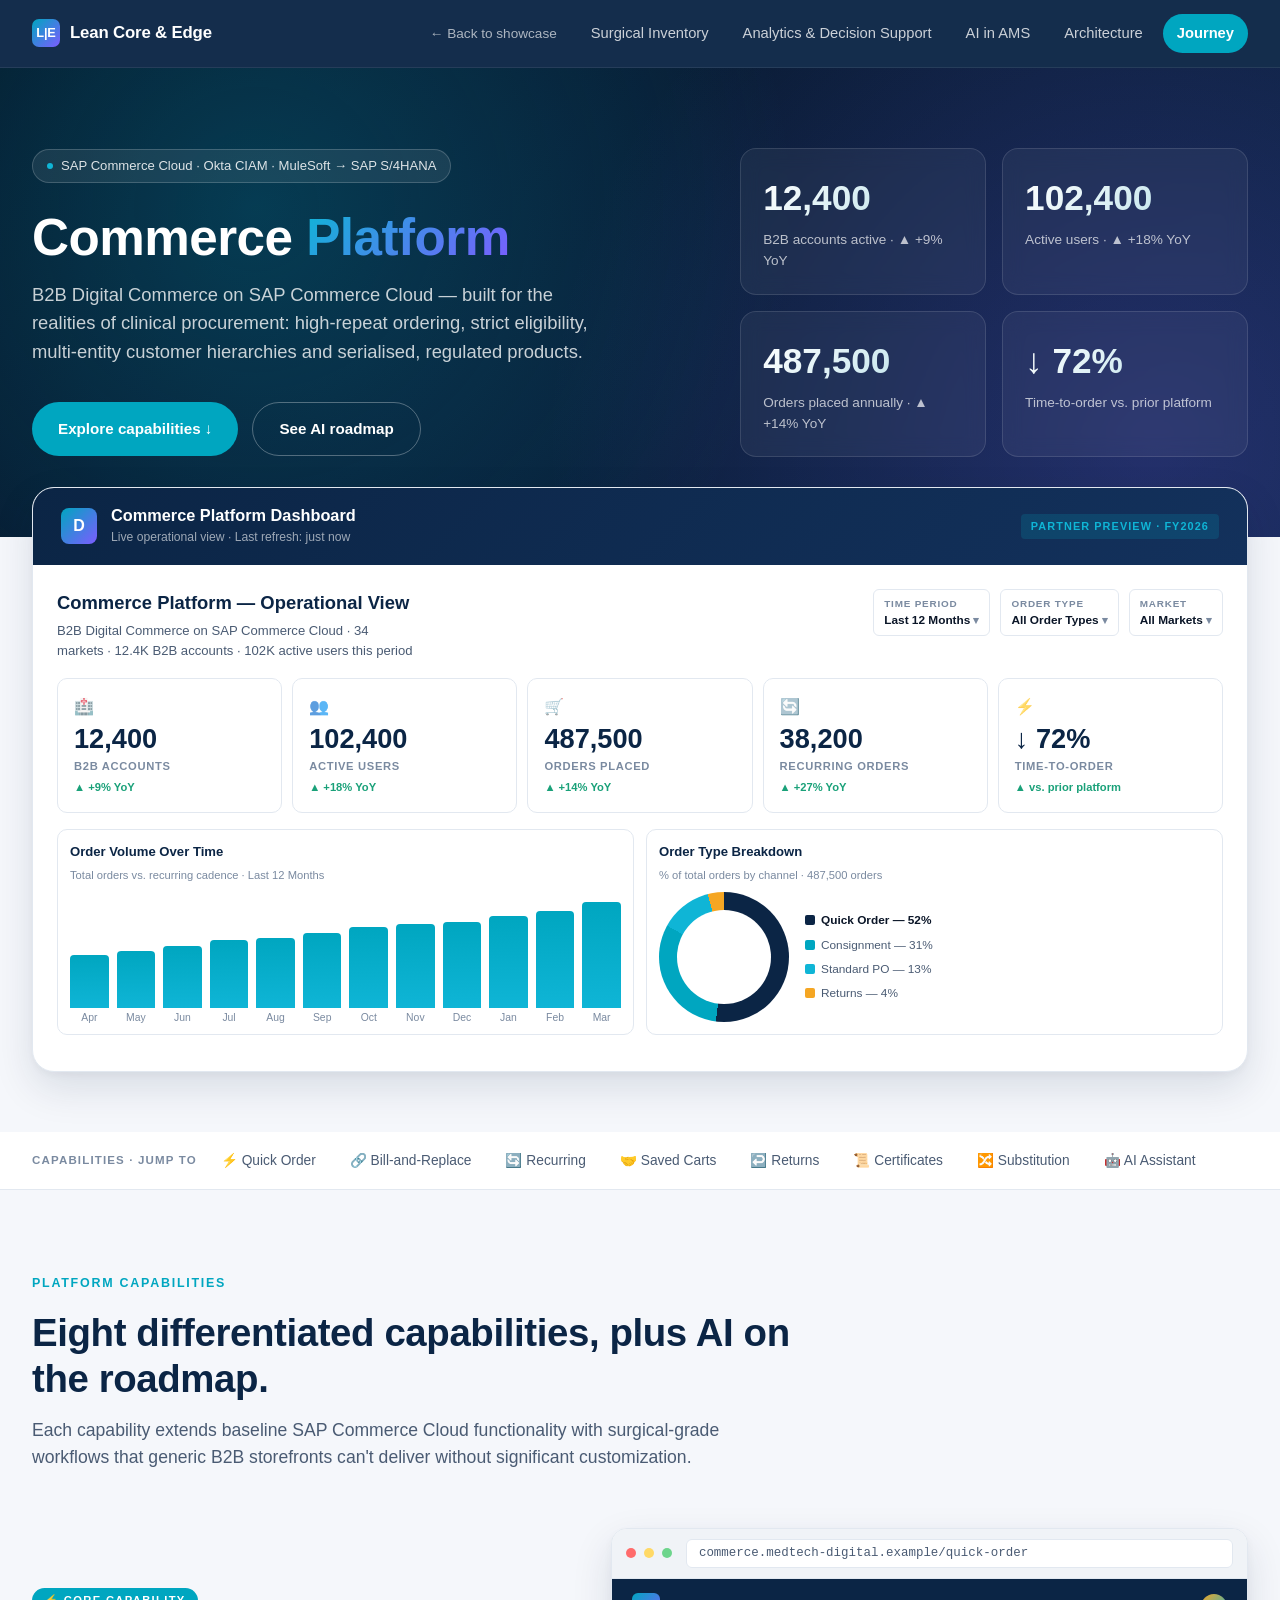
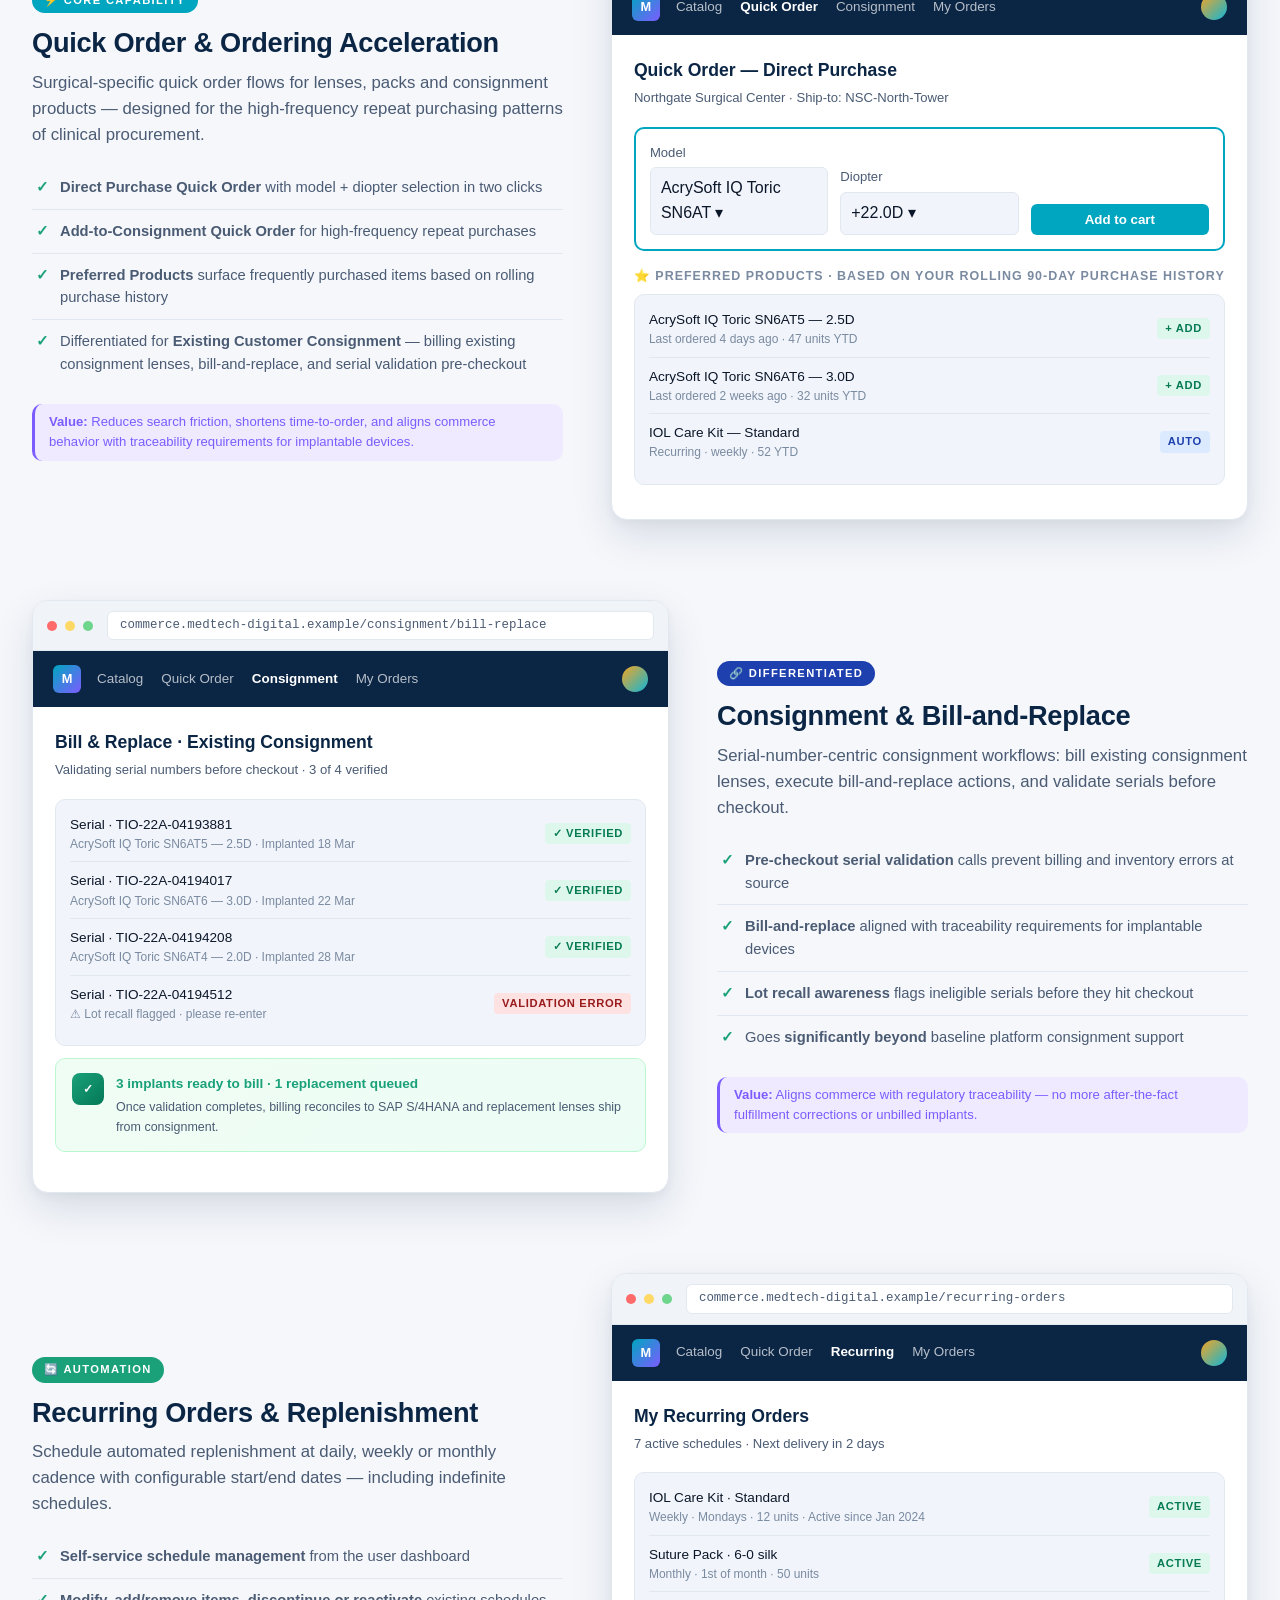
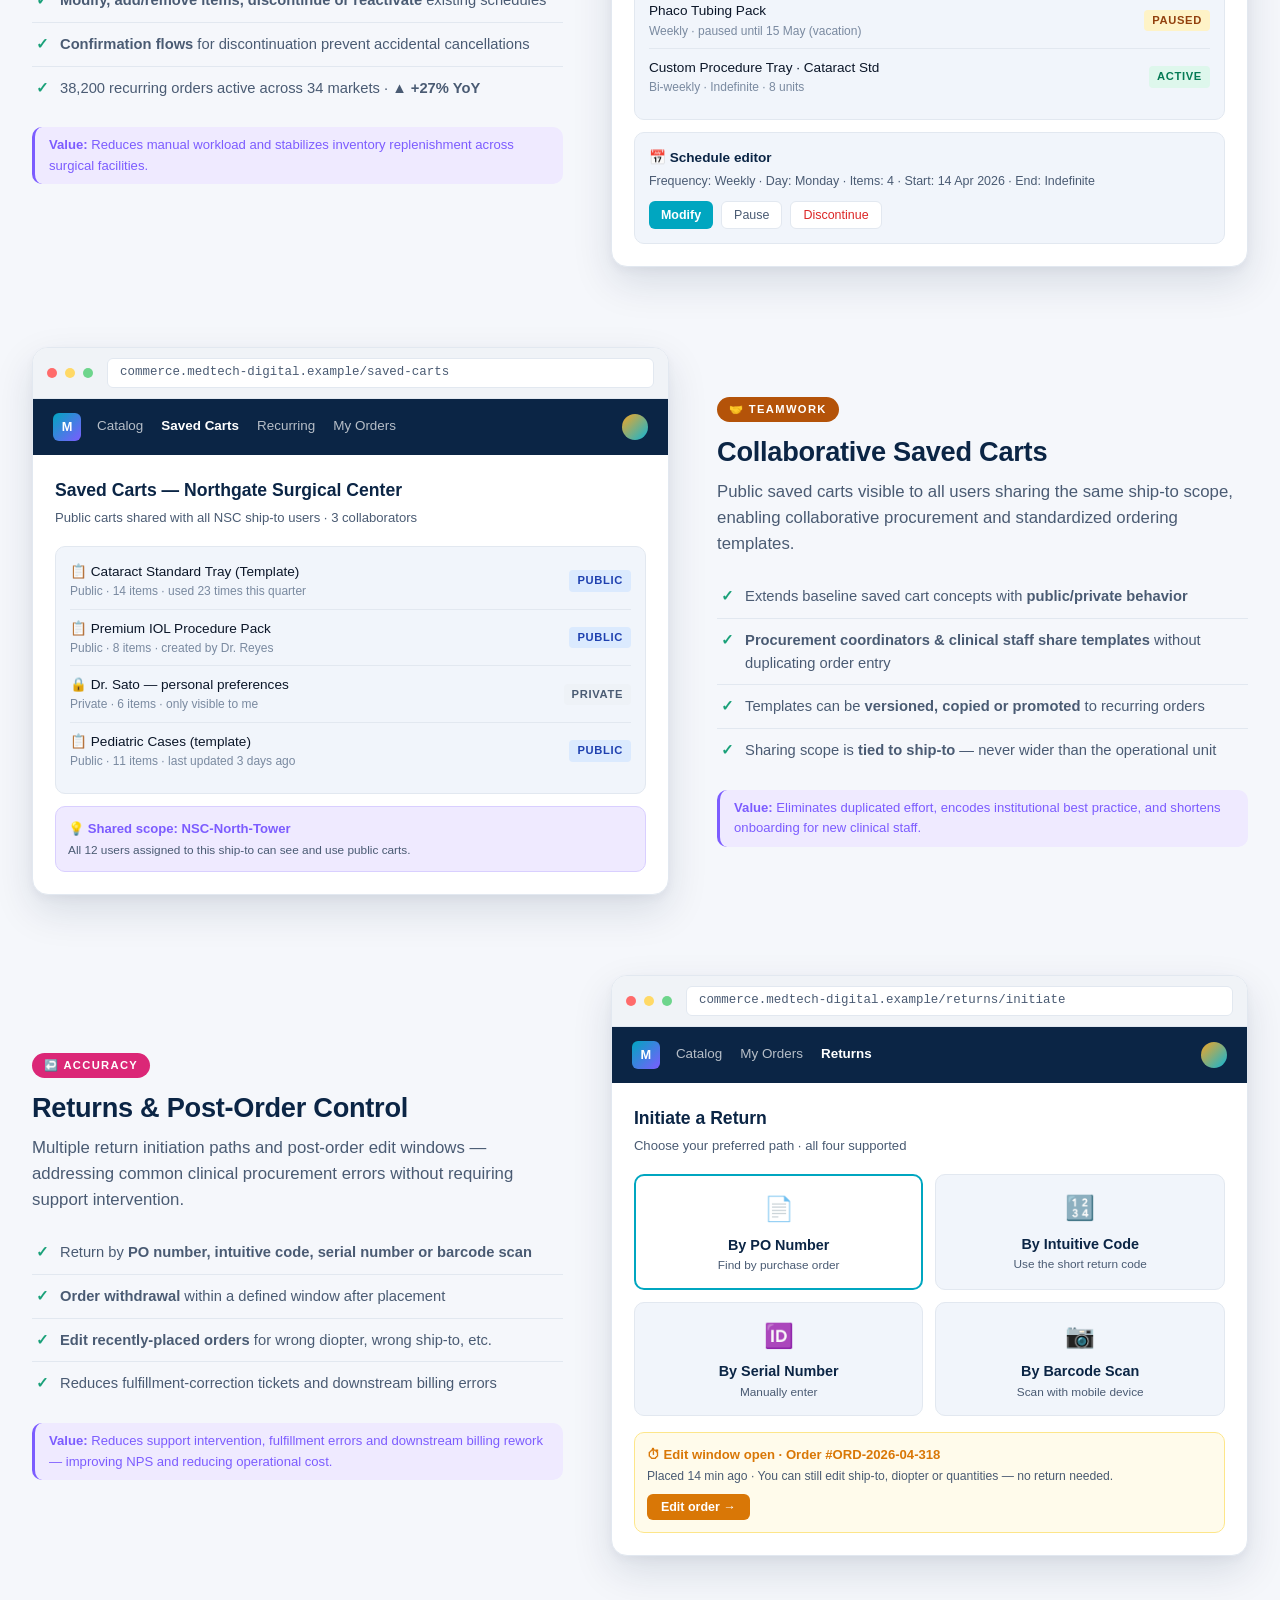
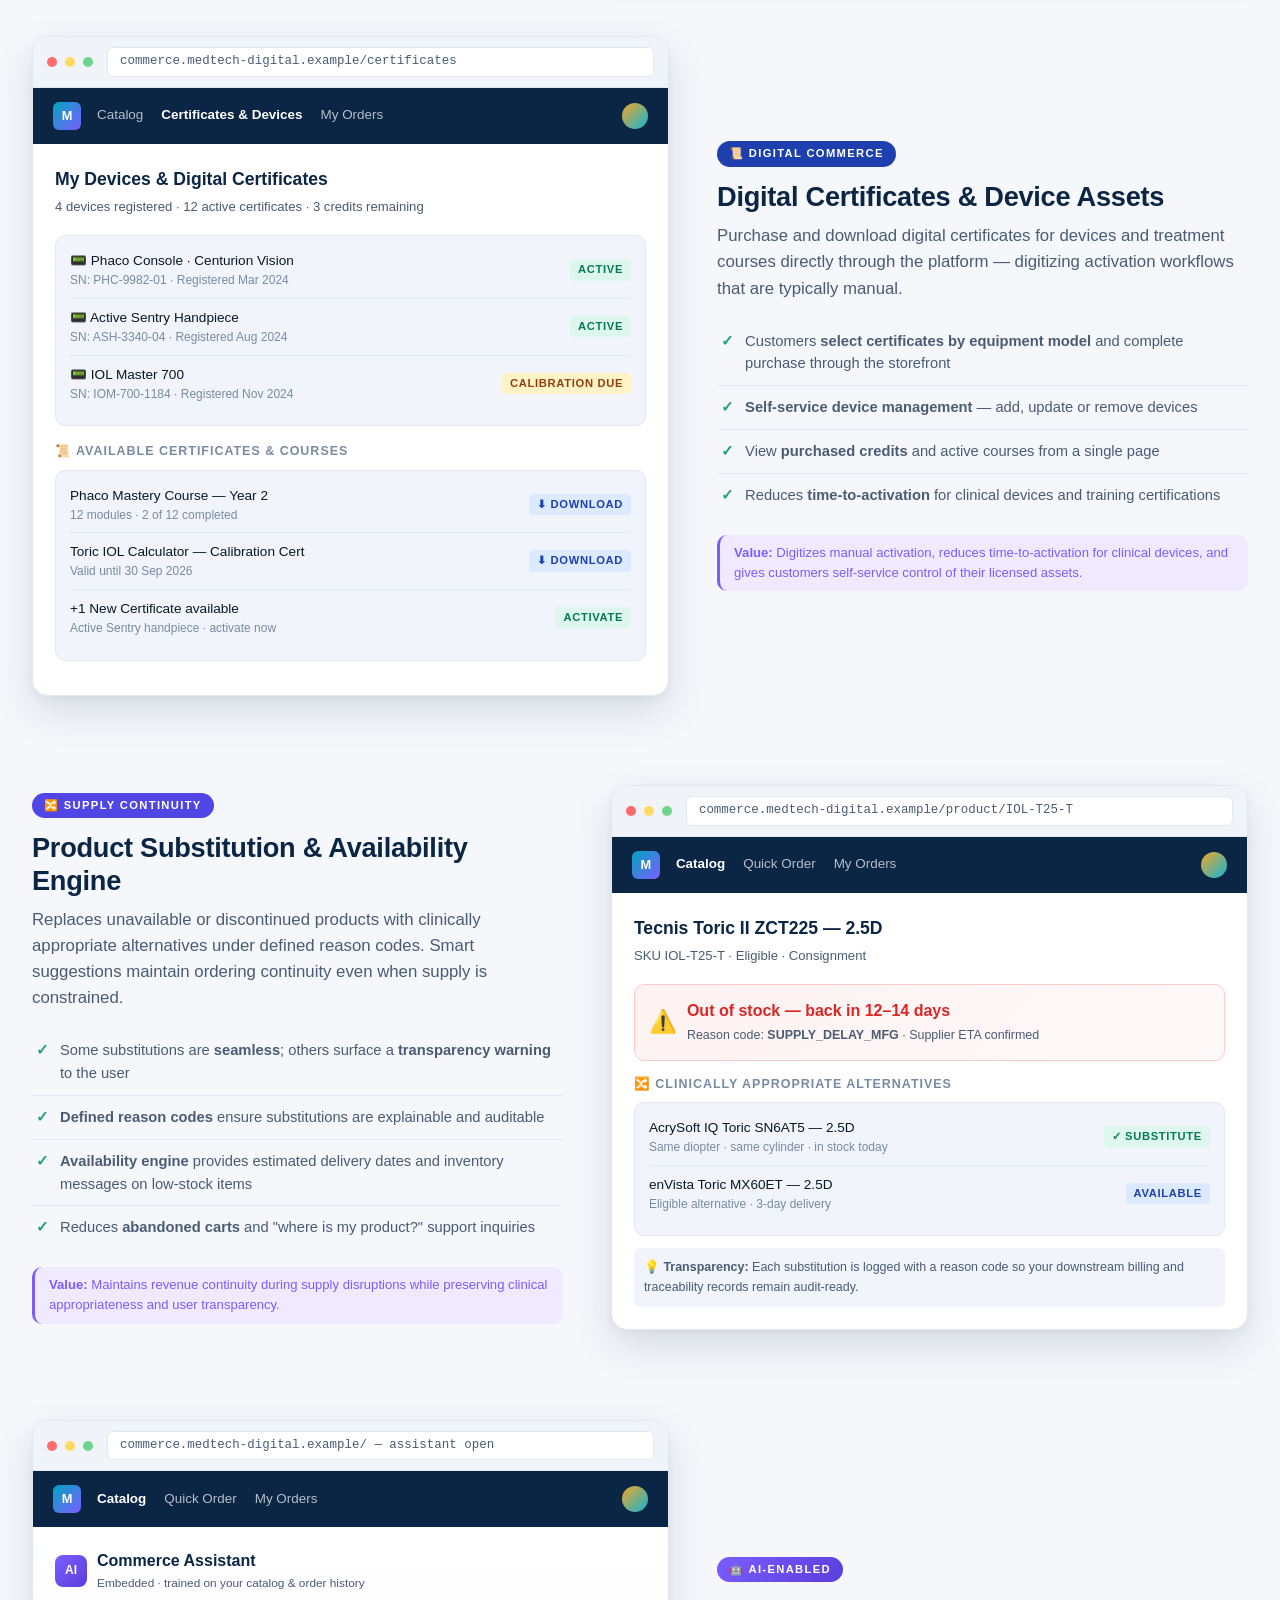
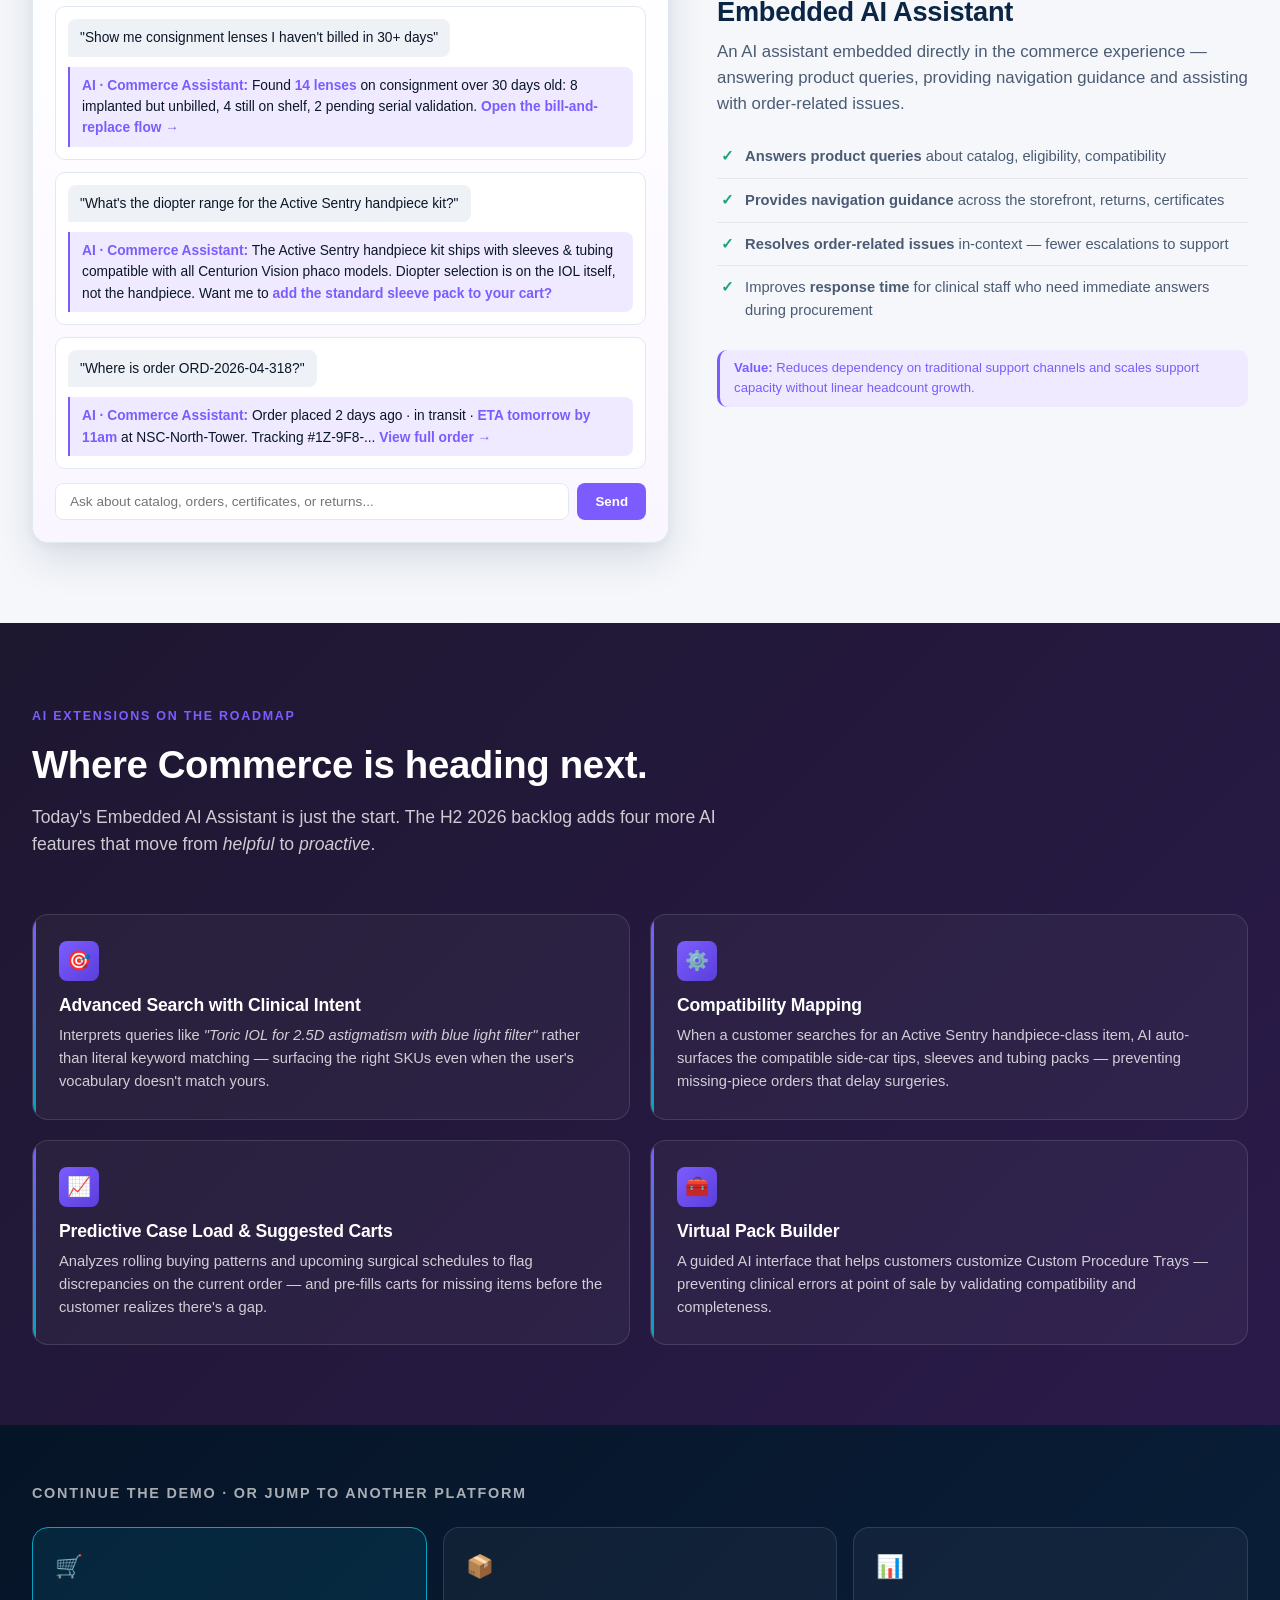
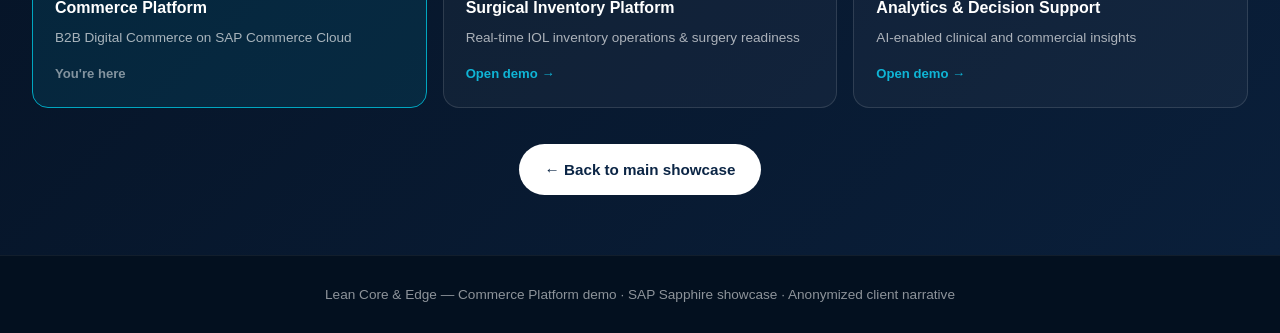
<file: demo-commerce.html>
<!DOCTYPE html>
<html lang="en">
<head>
<meta charset="UTF-8" />
<meta name="viewport" content="width=device-width, initial-scale=1.0" />
<title>Commerce Platform — Solution Demo · Lean Core &amp; Edge</title>
<link rel="stylesheet" href="showcase-styles.css" />
</head>
<body>

<!-- Top nav -->
<nav class="topnav">
  <div class="topnav-inner">
    <a href="index.html" class="brand">
      <div class="brand-mark">L|E</div>
      <span>Lean Core &amp; Edge</span>
    </a>
    <div class="nav-links">
      <a href="index.html" class="nav-back">← Back to showcase</a>
      <a href="demo-inventory.html">Surgical Inventory</a>
      <a href="demo-analytics.html">Analytics &amp; Decision Support</a>
      <a href="demo-ams.html">AI in AMS</a>
      <a href="demo-architecture.html">Architecture</a>
      <a href="demo-journey.html" class="nav-cta">Journey</a>
    </div>
  </div>
</nav>

<!-- HERO -->
<section class="demo-hero">
  <div class="demo-hero-inner">
    <div>
      <span class="stack-tag"><span class="dot"></span>SAP Commerce Cloud · Okta CIAM · MuleSoft → SAP S/4HANA</span>
      <h1>Commerce <span class="grad">Platform</span></h1>
      <p class="tagline">B2B Digital Commerce on SAP Commerce Cloud — built for the realities of clinical procurement: high-repeat ordering, strict eligibility, multi-entity customer hierarchies and serialised, regulated products.</p>
      <div class="hero-actions">
        <a href="#capabilities" class="btn btn-primary">Explore capabilities ↓</a>
        <a href="#roadmap" class="btn btn-ghost">See AI roadmap</a>
      </div>
    </div>
    <div class="hero-stat-grid">
      <div class="hero-stat"><div class="num">12,400</div><div class="label">B2B accounts active · ▲ +9% YoY</div></div>
      <div class="hero-stat"><div class="num">102,400</div><div class="label">Active users · ▲ +18% YoY</div></div>
      <div class="hero-stat"><div class="num">487,500</div><div class="label">Orders placed annually · ▲ +14% YoY</div></div>
      <div class="hero-stat"><div class="num">↓ 72%</div><div class="label">Time-to-order vs. prior platform</div></div>
    </div>
  </div>
</section>

<!-- LIVE DASHBOARD preview -->
<section style="padding-top: 0; padding-bottom: 60px;">
  <div class="container">
    <div class="live-dashboard">
      <div class="live-dashboard-head">
        <div class="lh-title">
          <div class="lh-mark">D</div>
          <div>
            <div class="lh-name">Commerce Platform Dashboard</div>
            <div class="lh-sub">Live operational view · Last refresh: just now</div>
          </div>
        </div>
        <span class="lh-tag">Partner Preview · FY2026</span>
      </div>
      <div class="live-dashboard-body">

        <div class="mock-page-head">
          <div>
            <div class="mock-page-title">Commerce Platform — Operational View</div>
            <div class="mock-page-sub">B2B Digital Commerce on SAP Commerce Cloud · 34 markets · 12.4K B2B accounts · 102K active users this period</div>
          </div>
          <div class="mock-filters">
            <div class="mock-filter"><span class="lbl">Time Period</span><span class="val">Last 12 Months</span></div>
            <div class="mock-filter"><span class="lbl">Order Type</span><span class="val">All Order Types</span></div>
            <div class="mock-filter"><span class="lbl">Market</span><span class="val">All Markets</span></div>
          </div>
        </div>

        <div class="mock-kpi-row" style="grid-template-columns: repeat(5, 1fr);">
          <div class="mock-kpi"><span class="icon">🏥</span><div class="val">12,400</div><div class="lbl">B2B Accounts</div><div class="delta">▲ +9% YoY</div></div>
          <div class="mock-kpi"><span class="icon">👥</span><div class="val">102,400</div><div class="lbl">Active Users</div><div class="delta">▲ +18% YoY</div></div>
          <div class="mock-kpi"><span class="icon">🛒</span><div class="val">487,500</div><div class="lbl">Orders Placed</div><div class="delta">▲ +14% YoY</div></div>
          <div class="mock-kpi"><span class="icon">🔄</span><div class="val">38,200</div><div class="lbl">Recurring Orders</div><div class="delta">▲ +27% YoY</div></div>
          <div class="mock-kpi"><span class="icon">⚡</span><div class="val">↓ 72%</div><div class="lbl">Time-to-Order</div><div class="delta">▲ vs. prior platform</div></div>
        </div>

        <div class="mock-grid-2">
          <div class="mock-chart-card">
            <div class="mock-chart-title">Order Volume Over Time</div>
            <div class="mock-chart-sub">Total orders vs. recurring cadence · Last 12 Months</div>
            <div class="chart-bars" style="height: 110px;">
              <div class="bar" style="height: 48%;"><div class="bar-label">Apr</div></div>
              <div class="bar" style="height: 52%;"><div class="bar-label">May</div></div>
              <div class="bar" style="height: 56%;"><div class="bar-label">Jun</div></div>
              <div class="bar" style="height: 62%;"><div class="bar-label">Jul</div></div>
              <div class="bar" style="height: 64%;"><div class="bar-label">Aug</div></div>
              <div class="bar" style="height: 68%;"><div class="bar-label">Sep</div></div>
              <div class="bar" style="height: 74%;"><div class="bar-label">Oct</div></div>
              <div class="bar" style="height: 76%;"><div class="bar-label">Nov</div></div>
              <div class="bar" style="height: 78%;"><div class="bar-label">Dec</div></div>
              <div class="bar" style="height: 84%;"><div class="bar-label">Jan</div></div>
              <div class="bar" style="height: 88%;"><div class="bar-label">Feb</div></div>
              <div class="bar" style="height: 96%;"><div class="bar-label">Mar</div></div>
            </div>
          </div>
          <div class="mock-chart-card">
            <div class="mock-chart-title">Order Type Breakdown</div>
            <div class="mock-chart-sub">% of total orders by channel · 487,500 orders</div>
            <div class="mock-donut-row">
              <div class="mock-donut" style="width: 130px; height: 130px; background: conic-gradient(var(--primary) 0% 52%, var(--accent) 52% 83%, var(--accent-2) 83% 96%, var(--highlight) 96% 100%);"></div>
              <div class="mock-donut-legend">
                <div><span class="swatch" style="background: var(--primary);"></span><strong style="color: var(--text);">Quick Order — 52%</strong></div>
                <div><span class="swatch" style="background: var(--accent);"></span>Consignment — 31%</div>
                <div><span class="swatch" style="background: var(--accent-2);"></span>Standard PO — 13%</div>
                <div><span class="swatch" style="background: var(--highlight);"></span>Returns — 4%</div>
              </div>
            </div>
          </div>
        </div>

      </div>
    </div>
  </div>
</section>

<!-- INDEX STRIP -->
<div class="index-strip">
  <div class="index-strip-inner">
    <span class="index-strip-label">Capabilities · jump to</span>
    <a href="#cap-1">⚡ Quick Order</a>
    <a href="#cap-2">🔗 Bill-and-Replace</a>
    <a href="#cap-3">🔄 Recurring</a>
    <a href="#cap-4">🤝 Saved Carts</a>
    <a href="#cap-5">↩️ Returns</a>
    <a href="#cap-6">📜 Certificates</a>
    <a href="#cap-7">🔀 Substitution</a>
    <a href="#cap-8">🤖 AI Assistant</a>
  </div>
</div>

<!-- CAPABILITIES -->
<section id="capabilities" class="cap-section">
  <div class="container">
    <div class="section-head">
      <span class="eyebrow">Platform Capabilities</span>
      <h2>Eight differentiated capabilities, plus AI on the roadmap.</h2>
      <p>Each capability extends baseline SAP Commerce Cloud functionality with surgical-grade workflows that generic B2B storefronts can't deliver without significant customization.</p>
    </div>

    <!-- ===== Cap 1: Quick Order ===== -->
    <div class="cap-row" id="cap-1">
      <div class="cap-text-col">
        <span class="cap-cat-badge">⚡ Core Capability</span>
        <h3>Quick Order &amp; Ordering Acceleration</h3>
        <p class="cap-desc-lead">Surgical-specific quick order flows for lenses, packs and consignment products — designed for the high-frequency repeat purchasing patterns of clinical procurement.</p>
        <ul class="cap-bullets">
          <li><strong>Direct Purchase Quick Order</strong> with model + diopter selection in two clicks</li>
          <li><strong>Add-to-Consignment Quick Order</strong> for high-frequency repeat purchases</li>
          <li><strong>Preferred Products</strong> surface frequently purchased items based on rolling purchase history</li>
          <li>Differentiated for <strong>Existing Customer Consignment</strong> — billing existing consignment lenses, bill-and-replace, and serial validation pre-checkout</li>
        </ul>
        <span class="cap-value-tag"><strong>Value:</strong> Reduces search friction, shortens time-to-order, and aligns commerce behavior with traceability requirements for implantable devices.</span>
      </div>
      <div class="cap-mockup-col">
        <div class="mockup">
          <div class="mockup-chrome">
            <span class="mockup-dot"></span><span class="mockup-dot"></span><span class="mockup-dot"></span>
            <div class="mockup-url">commerce.medtech-digital.example/quick-order</div>
          </div>
          <div class="mock-appbar">
            <div class="mock-appbar-left">
              <div class="mock-logo">M</div>
              <div class="mock-nav">
                <span>Catalog</span><span class="active">Quick Order</span><span>Consignment</span><span>My Orders</span>
              </div>
            </div>
            <div class="mock-appbar-right"><div class="mock-avatar"></div></div>
          </div>
          <div class="mock-content">
            <div class="mock-h1">Quick Order — Direct Purchase</div>
            <div class="mock-sub">Northgate Surgical Center · Ship-to: NSC-North-Tower</div>

            <div class="mock-card" style="background: #fff; border: 2px solid var(--accent);">
              <div style="display: grid; grid-template-columns: 1fr 1fr 1fr; gap: 12px; align-items: end;">
                <div>
                  <div class="mock-sub" style="margin: 0 0 4px;">Model</div>
                  <div style="background: var(--surface-2); border: 1px solid var(--border); padding: 8px 10px; border-radius: 6px; font-weight: 500;">AcrySoft IQ Toric SN6AT ▾</div>
                </div>
                <div>
                  <div class="mock-sub" style="margin: 0 0 4px;">Diopter</div>
                  <div style="background: var(--surface-2); border: 1px solid var(--border); padding: 8px 10px; border-radius: 6px; font-weight: 500;">+22.0D ▾</div>
                </div>
                <div>
                  <button style="background: var(--accent); color: #fff; border: none; padding: 8px 14px; border-radius: 6px; font-weight: 600; cursor: pointer; width: 100%;">Add to cart</button>
                </div>
              </div>
            </div>

            <div style="font-size: 0.78rem; color: var(--text-faint); margin: 16px 0 8px; text-transform: uppercase; letter-spacing: 0.08em; font-weight: 700;">⭐ Preferred products · based on your rolling 90-day purchase history</div>

            <div class="mock-card">
              <div class="mock-row"><div><div class="name">AcrySoft IQ Toric SN6AT5 — 2.5D</div><div class="sku">Last ordered 4 days ago · 47 units YTD</div></div><span class="mock-tag tag-ok">+ Add</span></div>
              <div class="mock-row"><div><div class="name">AcrySoft IQ Toric SN6AT6 — 3.0D</div><div class="sku">Last ordered 2 weeks ago · 32 units YTD</div></div><span class="mock-tag tag-ok">+ Add</span></div>
              <div class="mock-row"><div><div class="name">IOL Care Kit — Standard</div><div class="sku">Recurring · weekly · 52 YTD</div></div><span class="mock-tag tag-info">Auto</span></div>
            </div>

          </div>
        </div>
      </div>
    </div>

    <!-- ===== Cap 2: Bill-and-Replace ===== -->
    <div class="cap-row flip" id="cap-2">
      <div class="cap-mockup-col">
        <div class="mockup">
          <div class="mockup-chrome">
            <span class="mockup-dot"></span><span class="mockup-dot"></span><span class="mockup-dot"></span>
            <div class="mockup-url">commerce.medtech-digital.example/consignment/bill-replace</div>
          </div>
          <div class="mock-appbar">
            <div class="mock-appbar-left">
              <div class="mock-logo">M</div>
              <div class="mock-nav"><span>Catalog</span><span>Quick Order</span><span class="active">Consignment</span><span>My Orders</span></div>
            </div>
            <div class="mock-appbar-right"><div class="mock-avatar"></div></div>
          </div>
          <div class="mock-content">
            <div class="mock-h1">Bill &amp; Replace · Existing Consignment</div>
            <div class="mock-sub">Validating serial numbers before checkout · 3 of 4 verified</div>

            <div class="mock-card">
              <div class="mock-row">
                <div><div class="name">Serial · TIO-22A-04193881</div><div class="sku">AcrySoft IQ Toric SN6AT5 — 2.5D · Implanted 18 Mar</div></div>
                <span class="mock-tag tag-ok">✓ Verified</span>
              </div>
              <div class="mock-row">
                <div><div class="name">Serial · TIO-22A-04194017</div><div class="sku">AcrySoft IQ Toric SN6AT6 — 3.0D · Implanted 22 Mar</div></div>
                <span class="mock-tag tag-ok">✓ Verified</span>
              </div>
              <div class="mock-row">
                <div><div class="name">Serial · TIO-22A-04194208</div><div class="sku">AcrySoft IQ Toric SN6AT4 — 2.0D · Implanted 28 Mar</div></div>
                <span class="mock-tag tag-ok">✓ Verified</span>
              </div>
              <div class="mock-row">
                <div><div class="name">Serial · TIO-22A-04194512</div><div class="sku">⚠ Lot recall flagged · please re-enter</div></div>
                <span class="mock-tag tag-danger">Validation error</span>
              </div>
            </div>

            <div class="ai-banner" style="background: linear-gradient(135deg, #f0fdf4, #ecfdf5); border-color: #bbf7d0;">
              <div class="ai-banner-icon" style="background: linear-gradient(135deg, var(--success), #047857);">✓</div>
              <div class="ai-banner-text">
                <strong style="color: var(--success);">3 implants ready to bill · 1 replacement queued</strong>
                <div class="sub">Once validation completes, billing reconciles to SAP S/4HANA and replacement lenses ship from consignment.</div>
              </div>
            </div>
          </div>
        </div>
      </div>
      <div class="cap-text-col">
        <span class="cap-cat-badge cat-blue">🔗 Differentiated</span>
        <h3>Consignment &amp; Bill-and-Replace</h3>
        <p class="cap-desc-lead">Serial-number-centric consignment workflows: bill existing consignment lenses, execute bill-and-replace actions, and validate serials before checkout.</p>
        <ul class="cap-bullets">
          <li><strong>Pre-checkout serial validation</strong> calls prevent billing and inventory errors at source</li>
          <li><strong>Bill-and-replace</strong> aligned with traceability requirements for implantable devices</li>
          <li><strong>Lot recall awareness</strong> flags ineligible serials before they hit checkout</li>
          <li>Goes <strong>significantly beyond</strong> baseline platform consignment support</li>
        </ul>
        <span class="cap-value-tag"><strong>Value:</strong> Aligns commerce with regulatory traceability — no more after-the-fact fulfillment corrections or unbilled implants.</span>
      </div>
    </div>

    <!-- ===== Cap 3: Recurring Orders ===== -->
    <div class="cap-row" id="cap-3">
      <div class="cap-text-col">
        <span class="cap-cat-badge cat-success">🔄 Automation</span>
        <h3>Recurring Orders &amp; Replenishment</h3>
        <p class="cap-desc-lead">Schedule automated replenishment at daily, weekly or monthly cadence with configurable start/end dates — including indefinite schedules.</p>
        <ul class="cap-bullets">
          <li><strong>Self-service schedule management</strong> from the user dashboard</li>
          <li><strong>Modify, add/remove items, discontinue or reactivate</strong> existing schedules</li>
          <li><strong>Confirmation flows</strong> for discontinuation prevent accidental cancellations</li>
          <li>38,200 recurring orders active across 34 markets · ▲ <strong>+27% YoY</strong></li>
        </ul>
        <span class="cap-value-tag"><strong>Value:</strong> Reduces manual workload and stabilizes inventory replenishment across surgical facilities.</span>
      </div>
      <div class="cap-mockup-col">
        <div class="mockup">
          <div class="mockup-chrome">
            <span class="mockup-dot"></span><span class="mockup-dot"></span><span class="mockup-dot"></span>
            <div class="mockup-url">commerce.medtech-digital.example/recurring-orders</div>
          </div>
          <div class="mock-appbar">
            <div class="mock-appbar-left">
              <div class="mock-logo">M</div>
              <div class="mock-nav"><span>Catalog</span><span>Quick Order</span><span class="active">Recurring</span><span>My Orders</span></div>
            </div>
            <div class="mock-appbar-right"><div class="mock-avatar"></div></div>
          </div>
          <div class="mock-content">
            <div class="mock-h1">My Recurring Orders</div>
            <div class="mock-sub">7 active schedules · Next delivery in 2 days</div>

            <div class="mock-card">
              <div class="mock-row">
                <div><div class="name">IOL Care Kit · Standard</div><div class="sku">Weekly · Mondays · 12 units · Active since Jan 2024</div></div>
                <span class="mock-tag tag-ok">Active</span>
              </div>
              <div class="mock-row">
                <div><div class="name">Suture Pack · 6-0 silk</div><div class="sku">Monthly · 1st of month · 50 units</div></div>
                <span class="mock-tag tag-ok">Active</span>
              </div>
              <div class="mock-row">
                <div><div class="name">Phaco Tubing Pack</div><div class="sku">Weekly · paused until 15 May (vacation)</div></div>
                <span class="mock-tag tag-warn">Paused</span>
              </div>
              <div class="mock-row">
                <div><div class="name">Custom Procedure Tray · Cataract Std</div><div class="sku">Bi-weekly · Indefinite · 8 units</div></div>
                <span class="mock-tag tag-ok">Active</span>
              </div>
            </div>

            <div style="background: var(--surface-2); border: 1px solid var(--border); border-radius: var(--radius-md); padding: 14px; margin-top: 12px;">
              <div style="font-size: 0.85rem; color: var(--primary); font-weight: 600; margin-bottom: 4px;">📅 Schedule editor</div>
              <div style="font-size: 0.78rem; color: var(--text-muted);">Frequency: Weekly · Day: Monday · Items: 4 · Start: 14 Apr 2026 · End: Indefinite</div>
              <div style="display: flex; gap: 8px; margin-top: 10px;">
                <button style="background: var(--accent); color: #fff; border: none; padding: 6px 12px; border-radius: 6px; font-size: 0.78rem; font-weight: 600; cursor: pointer;">Modify</button>
                <button style="background: #fff; color: var(--text-muted); border: 1px solid var(--border); padding: 6px 12px; border-radius: 6px; font-size: 0.78rem; cursor: pointer;">Pause</button>
                <button style="background: #fff; color: var(--danger); border: 1px solid var(--border); padding: 6px 12px; border-radius: 6px; font-size: 0.78rem; cursor: pointer;">Discontinue</button>
              </div>
            </div>
          </div>
        </div>
      </div>
    </div>

    <!-- ===== Cap 4: Collaborative Saved Carts ===== -->
    <div class="cap-row flip" id="cap-4">
      <div class="cap-mockup-col">
        <div class="mockup">
          <div class="mockup-chrome">
            <span class="mockup-dot"></span><span class="mockup-dot"></span><span class="mockup-dot"></span>
            <div class="mockup-url">commerce.medtech-digital.example/saved-carts</div>
          </div>
          <div class="mock-appbar">
            <div class="mock-appbar-left">
              <div class="mock-logo">M</div>
              <div class="mock-nav"><span>Catalog</span><span class="active">Saved Carts</span><span>Recurring</span><span>My Orders</span></div>
            </div>
            <div class="mock-appbar-right"><div class="mock-avatar"></div></div>
          </div>
          <div class="mock-content">
            <div class="mock-h1">Saved Carts — Northgate Surgical Center</div>
            <div class="mock-sub">Public carts shared with all NSC ship-to users · 3 collaborators</div>

            <div class="mock-card">
              <div class="mock-row">
                <div><div class="name">📋 Cataract Standard Tray (Template)</div><div class="sku">Public · 14 items · used 23 times this quarter</div></div>
                <span class="mock-tag tag-info">Public</span>
              </div>
              <div class="mock-row">
                <div><div class="name">📋 Premium IOL Procedure Pack</div><div class="sku">Public · 8 items · created by Dr. Reyes</div></div>
                <span class="mock-tag tag-info">Public</span>
              </div>
              <div class="mock-row">
                <div><div class="name">🔒 Dr. Sato — personal preferences</div><div class="sku">Private · 6 items · only visible to me</div></div>
                <span class="mock-tag" style="background: #eef2f7; color: var(--text-muted);">Private</span>
              </div>
              <div class="mock-row">
                <div><div class="name">📋 Pediatric Cases (template)</div><div class="sku">Public · 11 items · last updated 3 days ago</div></div>
                <span class="mock-tag tag-info">Public</span>
              </div>
            </div>

            <div style="background: var(--ai-soft); border: 1px solid #d9cfff; border-radius: var(--radius-md); padding: 12px; margin-top: 12px;">
              <div style="font-size: 0.82rem; color: var(--ai); font-weight: 600;">💡 Shared scope: NSC-North-Tower</div>
              <div style="font-size: 0.74rem; color: var(--text-muted); margin-top: 2px;">All 12 users assigned to this ship-to can see and use public carts.</div>
            </div>
          </div>
        </div>
      </div>
      <div class="cap-text-col">
        <span class="cap-cat-badge cat-amber">🤝 Teamwork</span>
        <h3>Collaborative Saved Carts</h3>
        <p class="cap-desc-lead">Public saved carts visible to all users sharing the same ship-to scope, enabling collaborative procurement and standardized ordering templates.</p>
        <ul class="cap-bullets">
          <li>Extends baseline saved cart concepts with <strong>public/private behavior</strong></li>
          <li><strong>Procurement coordinators &amp; clinical staff share templates</strong> without duplicating order entry</li>
          <li>Templates can be <strong>versioned, copied or promoted</strong> to recurring orders</li>
          <li>Sharing scope is <strong>tied to ship-to</strong> — never wider than the operational unit</li>
        </ul>
        <span class="cap-value-tag"><strong>Value:</strong> Eliminates duplicated effort, encodes institutional best practice, and shortens onboarding for new clinical staff.</span>
      </div>
    </div>

    <!-- ===== Cap 5: Returns & Post-Order Control ===== -->
    <div class="cap-row" id="cap-5">
      <div class="cap-text-col">
        <span class="cap-cat-badge cat-pink">↩️ Accuracy</span>
        <h3>Returns &amp; Post-Order Control</h3>
        <p class="cap-desc-lead">Multiple return initiation paths and post-order edit windows — addressing common clinical procurement errors without requiring support intervention.</p>
        <ul class="cap-bullets">
          <li>Return by <strong>PO number, intuitive code, serial number or barcode scan</strong></li>
          <li><strong>Order withdrawal</strong> within a defined window after placement</li>
          <li><strong>Edit recently-placed orders</strong> for wrong diopter, wrong ship-to, etc.</li>
          <li>Reduces fulfillment-correction tickets and downstream billing errors</li>
        </ul>
        <span class="cap-value-tag"><strong>Value:</strong> Reduces support intervention, fulfillment errors and downstream billing rework — improving NPS and reducing operational cost.</span>
      </div>
      <div class="cap-mockup-col">
        <div class="mockup">
          <div class="mockup-chrome">
            <span class="mockup-dot"></span><span class="mockup-dot"></span><span class="mockup-dot"></span>
            <div class="mockup-url">commerce.medtech-digital.example/returns/initiate</div>
          </div>
          <div class="mock-appbar">
            <div class="mock-appbar-left">
              <div class="mock-logo">M</div>
              <div class="mock-nav"><span>Catalog</span><span>My Orders</span><span class="active">Returns</span></div>
            </div>
            <div class="mock-appbar-right"><div class="mock-avatar"></div></div>
          </div>
          <div class="mock-content">
            <div class="mock-h1">Initiate a Return</div>
            <div class="mock-sub">Choose your preferred path · all four supported</div>

            <div class="mock-grid-2" style="gap: 12px;">
              <div style="background: #fff; border: 2px solid var(--accent); border-radius: var(--radius-md); padding: 14px; text-align: center;">
                <div style="font-size: 1.5rem; margin-bottom: 6px;">📄</div>
                <div style="font-weight: 700; color: var(--primary); font-size: 0.9rem;">By PO Number</div>
                <div style="font-size: 0.74rem; color: var(--text-muted);">Find by purchase order</div>
              </div>
              <div style="background: var(--surface-2); border: 1px solid var(--border); border-radius: var(--radius-md); padding: 14px; text-align: center;">
                <div style="font-size: 1.5rem; margin-bottom: 6px;">🔢</div>
                <div style="font-weight: 700; color: var(--primary); font-size: 0.9rem;">By Intuitive Code</div>
                <div style="font-size: 0.74rem; color: var(--text-muted);">Use the short return code</div>
              </div>
              <div style="background: var(--surface-2); border: 1px solid var(--border); border-radius: var(--radius-md); padding: 14px; text-align: center;">
                <div style="font-size: 1.5rem; margin-bottom: 6px;">🆔</div>
                <div style="font-weight: 700; color: var(--primary); font-size: 0.9rem;">By Serial Number</div>
                <div style="font-size: 0.74rem; color: var(--text-muted);">Manually enter</div>
              </div>
              <div style="background: var(--surface-2); border: 1px solid var(--border); border-radius: var(--radius-md); padding: 14px; text-align: center;">
                <div style="font-size: 1.5rem; margin-bottom: 6px;">📷</div>
                <div style="font-weight: 700; color: var(--primary); font-size: 0.9rem;">By Barcode Scan</div>
                <div style="font-size: 0.74rem; color: var(--text-muted);">Scan with mobile device</div>
              </div>
            </div>

            <div style="margin-top: 16px; background: #fffbeb; border: 1px solid #fde68a; border-radius: var(--radius-md); padding: 12px;">
              <div style="font-size: 0.82rem; color: var(--warn); font-weight: 600;">⏱ Edit window open · Order #ORD-2026-04-318</div>
              <div style="font-size: 0.76rem; color: var(--text-muted); margin-top: 2px;">Placed 14 min ago · You can still edit ship-to, diopter or quantities — no return needed.</div>
              <button style="margin-top: 8px; background: var(--warn); color: #fff; border: none; padding: 6px 14px; border-radius: 6px; font-size: 0.78rem; font-weight: 600; cursor: pointer;">Edit order →</button>
            </div>
          </div>
        </div>
      </div>
    </div>

    <!-- ===== Cap 6: Digital Certificates ===== -->
    <div class="cap-row flip" id="cap-6">
      <div class="cap-mockup-col">
        <div class="mockup">
          <div class="mockup-chrome">
            <span class="mockup-dot"></span><span class="mockup-dot"></span><span class="mockup-dot"></span>
            <div class="mockup-url">commerce.medtech-digital.example/certificates</div>
          </div>
          <div class="mock-appbar">
            <div class="mock-appbar-left">
              <div class="mock-logo">M</div>
              <div class="mock-nav"><span>Catalog</span><span class="active">Certificates &amp; Devices</span><span>My Orders</span></div>
            </div>
            <div class="mock-appbar-right"><div class="mock-avatar"></div></div>
          </div>
          <div class="mock-content">
            <div class="mock-h1">My Devices &amp; Digital Certificates</div>
            <div class="mock-sub">4 devices registered · 12 active certificates · 3 credits remaining</div>

            <div class="mock-card">
              <div class="mock-row">
                <div><div class="name">📟 Phaco Console · Centurion Vision</div><div class="sku">SN: PHC-9982-01 · Registered Mar 2024</div></div>
                <span class="mock-tag tag-ok">Active</span>
              </div>
              <div class="mock-row">
                <div><div class="name">📟 Active Sentry Handpiece</div><div class="sku">SN: ASH-3340-04 · Registered Aug 2024</div></div>
                <span class="mock-tag tag-ok">Active</span>
              </div>
              <div class="mock-row">
                <div><div class="name">📟 IOL Master 700</div><div class="sku">SN: IOM-700-1184 · Registered Nov 2024</div></div>
                <span class="mock-tag tag-warn">Calibration due</span>
              </div>
            </div>

            <div style="font-size: 0.78rem; color: var(--text-faint); margin: 16px 0 8px; text-transform: uppercase; letter-spacing: 0.08em; font-weight: 700;">📜 Available certificates &amp; courses</div>

            <div class="mock-card">
              <div class="mock-row"><div><div class="name">Phaco Mastery Course — Year 2</div><div class="sku">12 modules · 2 of 12 completed</div></div><span class="mock-tag tag-info">⬇ Download</span></div>
              <div class="mock-row"><div><div class="name">Toric IOL Calculator — Calibration Cert</div><div class="sku">Valid until 30 Sep 2026</div></div><span class="mock-tag tag-info">⬇ Download</span></div>
              <div class="mock-row"><div><div class="name">+1 New Certificate available</div><div class="sku">Active Sentry handpiece · activate now</div></div><span class="mock-tag tag-ok">Activate</span></div>
            </div>
          </div>
        </div>
      </div>
      <div class="cap-text-col">
        <span class="cap-cat-badge cat-blue">📜 Digital Commerce</span>
        <h3>Digital Certificates &amp; Device Assets</h3>
        <p class="cap-desc-lead">Purchase and download digital certificates for devices and treatment courses directly through the platform — digitizing activation workflows that are typically manual.</p>
        <ul class="cap-bullets">
          <li>Customers <strong>select certificates by equipment model</strong> and complete purchase through the storefront</li>
          <li><strong>Self-service device management</strong> — add, update or remove devices</li>
          <li>View <strong>purchased credits</strong> and active courses from a single page</li>
          <li>Reduces <strong>time-to-activation</strong> for clinical devices and training certifications</li>
        </ul>
        <span class="cap-value-tag"><strong>Value:</strong> Digitizes manual activation, reduces time-to-activation for clinical devices, and gives customers self-service control of their licensed assets.</span>
      </div>
    </div>

    <!-- ===== Cap 7: Substitution Engine ===== -->
    <div class="cap-row" id="cap-7">
      <div class="cap-text-col">
        <span class="cap-cat-badge cat-indigo">🔀 Supply Continuity</span>
        <h3>Product Substitution &amp; Availability Engine</h3>
        <p class="cap-desc-lead">Replaces unavailable or discontinued products with clinically appropriate alternatives under defined reason codes. Smart suggestions maintain ordering continuity even when supply is constrained.</p>
        <ul class="cap-bullets">
          <li>Some substitutions are <strong>seamless</strong>; others surface a <strong>transparency warning</strong> to the user</li>
          <li><strong>Defined reason codes</strong> ensure substitutions are explainable and auditable</li>
          <li><strong>Availability engine</strong> provides estimated delivery dates and inventory messages on low-stock items</li>
          <li>Reduces <strong>abandoned carts</strong> and "where is my product?" support inquiries</li>
        </ul>
        <span class="cap-value-tag"><strong>Value:</strong> Maintains revenue continuity during supply disruptions while preserving clinical appropriateness and user transparency.</span>
      </div>
      <div class="cap-mockup-col">
        <div class="mockup">
          <div class="mockup-chrome">
            <span class="mockup-dot"></span><span class="mockup-dot"></span><span class="mockup-dot"></span>
            <div class="mockup-url">commerce.medtech-digital.example/product/IOL-T25-T</div>
          </div>
          <div class="mock-appbar">
            <div class="mock-appbar-left">
              <div class="mock-logo">M</div>
              <div class="mock-nav"><span class="active">Catalog</span><span>Quick Order</span><span>My Orders</span></div>
            </div>
            <div class="mock-appbar-right"><div class="mock-avatar"></div></div>
          </div>
          <div class="mock-content">
            <div class="mock-h1">Tecnis Toric II ZCT225 — 2.5D</div>
            <div class="mock-sub">SKU IOL-T25-T · Eligible · Consignment</div>

            <div style="background: linear-gradient(135deg, #fef2f2, #fef9f9); border: 1px solid #fecaca; border-radius: var(--radius-md); padding: 14px; margin-bottom: 14px;">
              <div style="display: flex; align-items: center; gap: 10px;">
                <div style="font-size: 1.4rem;">⚠️</div>
                <div>
                  <div style="font-weight: 700; color: var(--danger);">Out of stock — back in 12–14 days</div>
                  <div style="font-size: 0.78rem; color: var(--text-muted); margin-top: 2px;">Reason code: <strong>SUPPLY_DELAY_MFG</strong> · Supplier ETA confirmed</div>
                </div>
              </div>
            </div>

            <div style="font-size: 0.78rem; color: var(--text-faint); margin: 8px 0; text-transform: uppercase; letter-spacing: 0.08em; font-weight: 700;">🔀 Clinically appropriate alternatives</div>

            <div class="mock-card">
              <div class="mock-row">
                <div><div class="name">AcrySoft IQ Toric SN6AT5 — 2.5D</div><div class="sku">Same diopter · same cylinder · in stock today</div></div>
                <span class="mock-tag tag-ok">✓ Substitute</span>
              </div>
              <div class="mock-row">
                <div><div class="name">enVista Toric MX60ET — 2.5D</div><div class="sku">Eligible alternative · 3-day delivery</div></div>
                <span class="mock-tag tag-info">Available</span>
              </div>
            </div>

            <div style="font-size: 0.78rem; color: var(--text-muted); margin-top: 12px; padding: 10px; background: var(--surface-2); border-radius: 6px;">
              💡 <strong>Transparency:</strong> Each substitution is logged with a reason code so your downstream billing and traceability records remain audit-ready.
            </div>
          </div>
        </div>
      </div>
    </div>

    <!-- ===== Cap 8: Embedded AI Assistant ===== -->
    <div class="cap-row flip" id="cap-8">
      <div class="cap-mockup-col">
        <div class="mockup">
          <div class="mockup-chrome">
            <span class="mockup-dot"></span><span class="mockup-dot"></span><span class="mockup-dot"></span>
            <div class="mockup-url">commerce.medtech-digital.example/ — assistant open</div>
          </div>
          <div class="mock-appbar">
            <div class="mock-appbar-left">
              <div class="mock-logo">M</div>
              <div class="mock-nav"><span class="active">Catalog</span><span>Quick Order</span><span>My Orders</span></div>
            </div>
            <div class="mock-appbar-right"><div class="mock-avatar"></div></div>
          </div>
          <div class="mock-content" style="background: linear-gradient(180deg, #fff, #faf6ff);">
            <div style="display: flex; align-items: center; gap: 10px; margin-bottom: 14px;">
              <div class="ai-banner-icon">AI</div>
              <div>
                <div style="font-weight: 700; color: var(--primary);">Commerce Assistant</div>
                <div style="font-size: 0.74rem; color: var(--text-muted);">Embedded · trained on your catalog &amp; order history</div>
              </div>
            </div>

            <div class="conv-box">
              <div class="conv-q">"Show me consignment lenses I haven't billed in 30+ days"</div>
              <div class="conv-a"><strong>AI · Commerce Assistant:</strong> Found <strong>14 lenses</strong> on consignment over 30 days old: 8 implanted but unbilled, 4 still on shelf, 2 pending serial validation. <a style="color: var(--ai); font-weight: 600;">Open the bill-and-replace flow →</a></div>
            </div>

            <div class="conv-box" style="margin-top: 12px;">
              <div class="conv-q">"What's the diopter range for the Active Sentry handpiece kit?"</div>
              <div class="conv-a"><strong>AI · Commerce Assistant:</strong> The Active Sentry handpiece kit ships with sleeves &amp; tubing compatible with all Centurion Vision phaco models. Diopter selection is on the IOL itself, not the handpiece. Want me to <a style="color: var(--ai); font-weight: 600;">add the standard sleeve pack to your cart?</a></div>
            </div>

            <div class="conv-box" style="margin-top: 12px;">
              <div class="conv-q">"Where is order ORD-2026-04-318?"</div>
              <div class="conv-a"><strong>AI · Commerce Assistant:</strong> Order placed 2 days ago · in transit · <strong>ETA tomorrow by 11am</strong> at NSC-North-Tower. Tracking #1Z-9F8-... <a style="color: var(--ai); font-weight: 600;">View full order →</a></div>
            </div>

            <div style="display: flex; gap: 8px; margin-top: 14px;">
              <input style="flex: 1; padding: 10px 14px; border: 1px solid var(--border); border-radius: 8px; font-size: 0.85rem;" placeholder="Ask about catalog, orders, certificates, or returns..." />
              <button style="background: var(--ai); color: #fff; border: none; padding: 10px 18px; border-radius: 8px; font-weight: 600; cursor: pointer;">Send</button>
            </div>
          </div>
        </div>
      </div>
      <div class="cap-text-col">
        <span class="cap-cat-badge cat-ai">🤖 AI-Enabled</span>
        <h3>Embedded AI Assistant</h3>
        <p class="cap-desc-lead">An AI assistant embedded directly in the commerce experience — answering product queries, providing navigation guidance and assisting with order-related issues.</p>
        <ul class="cap-bullets">
          <li><strong>Answers product queries</strong> about catalog, eligibility, compatibility</li>
          <li><strong>Provides navigation guidance</strong> across the storefront, returns, certificates</li>
          <li><strong>Resolves order-related issues</strong> in-context — fewer escalations to support</li>
          <li>Improves <strong>response time</strong> for clinical staff who need immediate answers during procurement</li>
        </ul>
        <span class="cap-value-tag"><strong>Value:</strong> Reduces dependency on traditional support channels and scales support capacity without linear headcount growth.</span>
      </div>
    </div>

  </div>
</section>

<!-- AI ROADMAP -->
<section id="roadmap" class="roadmap-section">
  <div class="container">
    <div class="section-head">
      <span class="eyebrow">AI Extensions on the Roadmap</span>
      <h2>Where Commerce is heading next.</h2>
      <p>Today's Embedded AI Assistant is just the start. The H2 2026 backlog adds four more AI features that move from <em>helpful</em> to <em>proactive</em>.</p>
    </div>

    <div class="roadmap-grid">
      <div class="roadmap-card">
        <div class="icon">🎯</div>
        <h4>Advanced Search with Clinical Intent</h4>
        <p>Interprets queries like <em>"Toric IOL for 2.5D astigmatism with blue light filter"</em> rather than literal keyword matching — surfacing the right SKUs even when the user's vocabulary doesn't match yours.</p>
      </div>
      <div class="roadmap-card">
        <div class="icon">⚙️</div>
        <h4>Compatibility Mapping</h4>
        <p>When a customer searches for an Active Sentry handpiece-class item, AI auto-surfaces the compatible side-car tips, sleeves and tubing packs — preventing missing-piece orders that delay surgeries.</p>
      </div>
      <div class="roadmap-card">
        <div class="icon">📈</div>
        <h4>Predictive Case Load &amp; Suggested Carts</h4>
        <p>Analyzes rolling buying patterns and upcoming surgical schedules to flag discrepancies on the current order — and pre-fills carts for missing items before the customer realizes there's a gap.</p>
      </div>
      <div class="roadmap-card">
        <div class="icon">🧰</div>
        <h4>Virtual Pack Builder</h4>
        <p>A guided AI interface that helps customers customize Custom Procedure Trays — preventing clinical errors at point of sale by validating compatibility and completeness.</p>
      </div>
    </div>
  </div>
</section>

<!-- CROSS-NAV -->
<section class="cross-nav">
  <div class="cross-nav-inner">
    <h3>Continue the demo · or jump to another platform</h3>
    <div class="cross-nav-grid">
      <a href="demo-commerce.html" class="cross-nav-card current">
        <div class="icon">🛒</div>
        <div class="name">Commerce Platform</div>
        <div class="desc">B2B Digital Commerce on SAP Commerce Cloud</div>
        <div class="cta">You're here</div>
      </a>
      <a href="demo-inventory.html" class="cross-nav-card">
        <div class="icon">📦</div>
        <div class="name">Surgical Inventory Platform</div>
        <div class="desc">Real-time IOL inventory operations &amp; surgery readiness</div>
        <div class="cta">Open demo →</div>
      </a>
      <a href="demo-analytics.html" class="cross-nav-card">
        <div class="icon">📊</div>
        <div class="name">Analytics &amp; Decision Support</div>
        <div class="desc">AI-enabled clinical and commercial insights</div>
        <div class="cta">Open demo →</div>
      </a>
    </div>
    <div style="margin-top: 36px; text-align: center;">
      <a href="index.html" class="btn btn-light">← Back to main showcase</a>
    </div>
  </div>
</section>

<footer>
  Lean Core &amp; Edge — Commerce Platform demo · SAP Sapphire showcase · Anonymized client narrative
</footer>

</body>
</html>
</file>
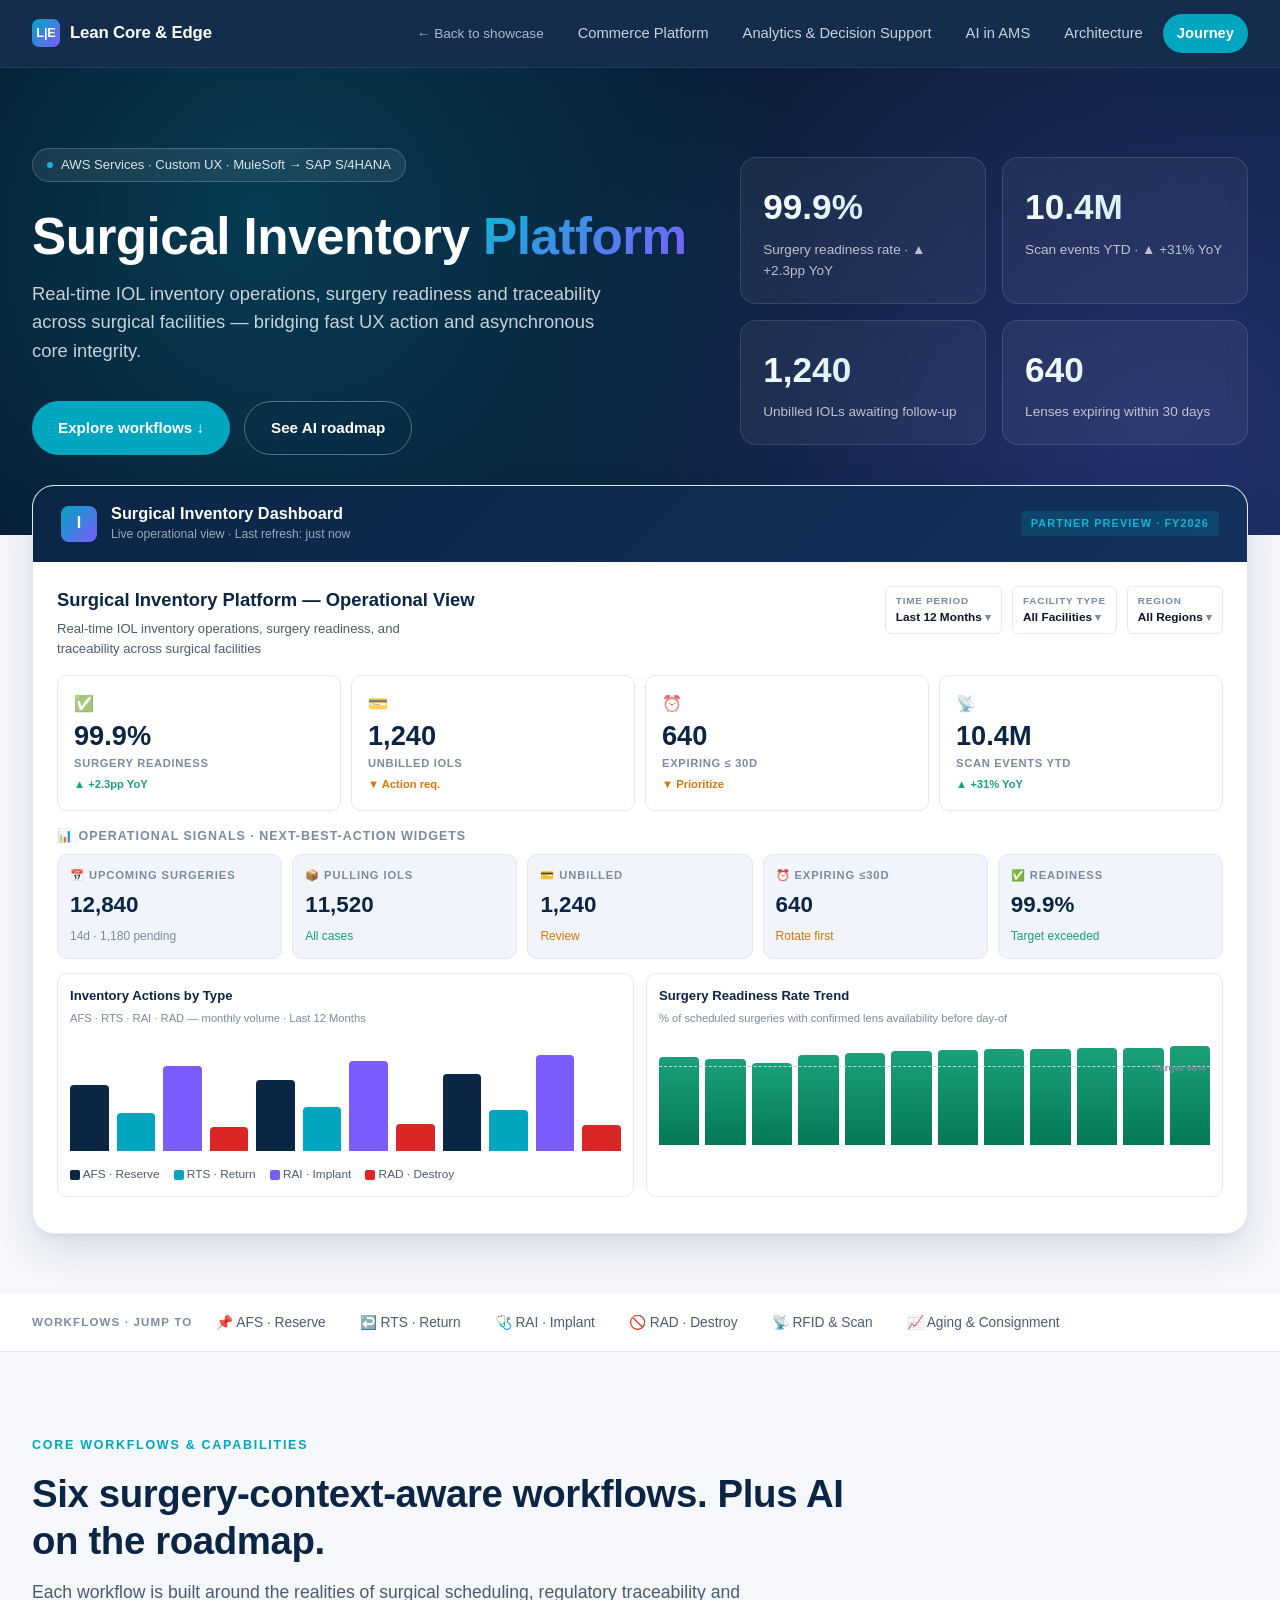
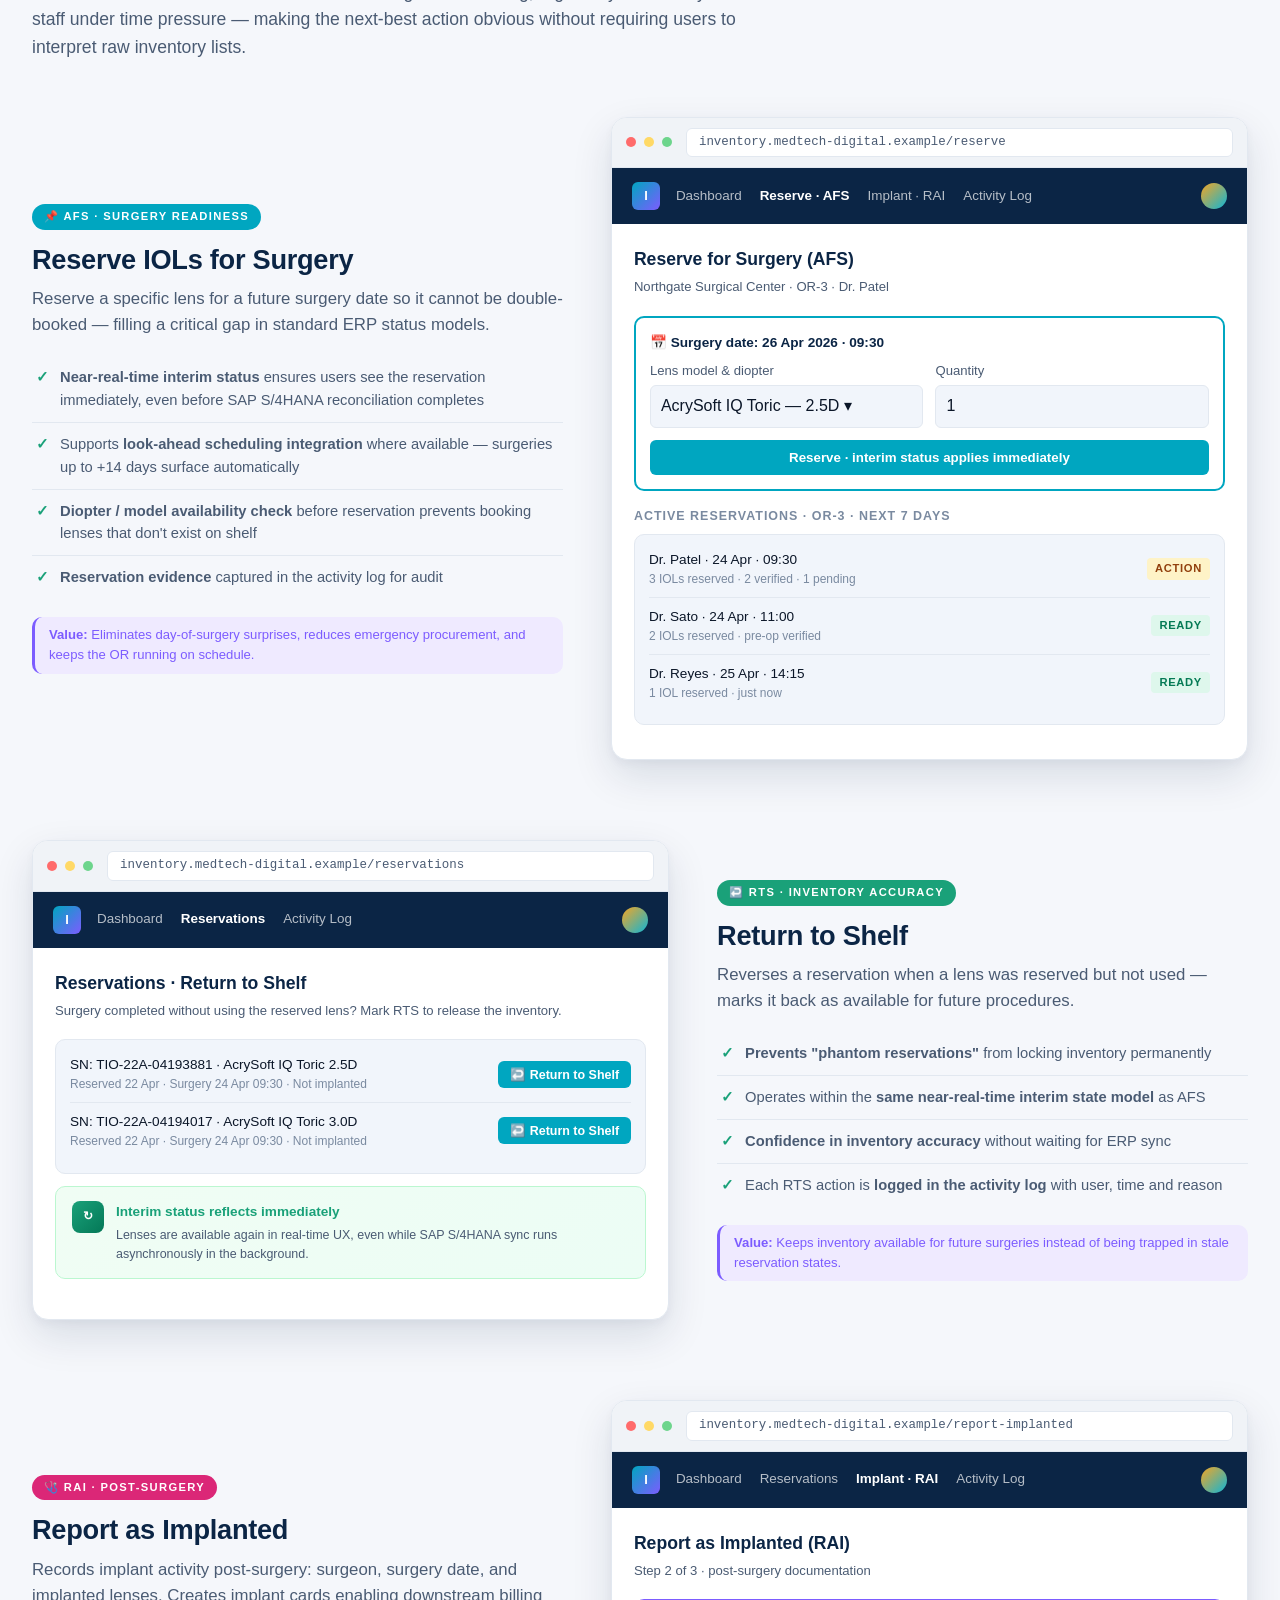
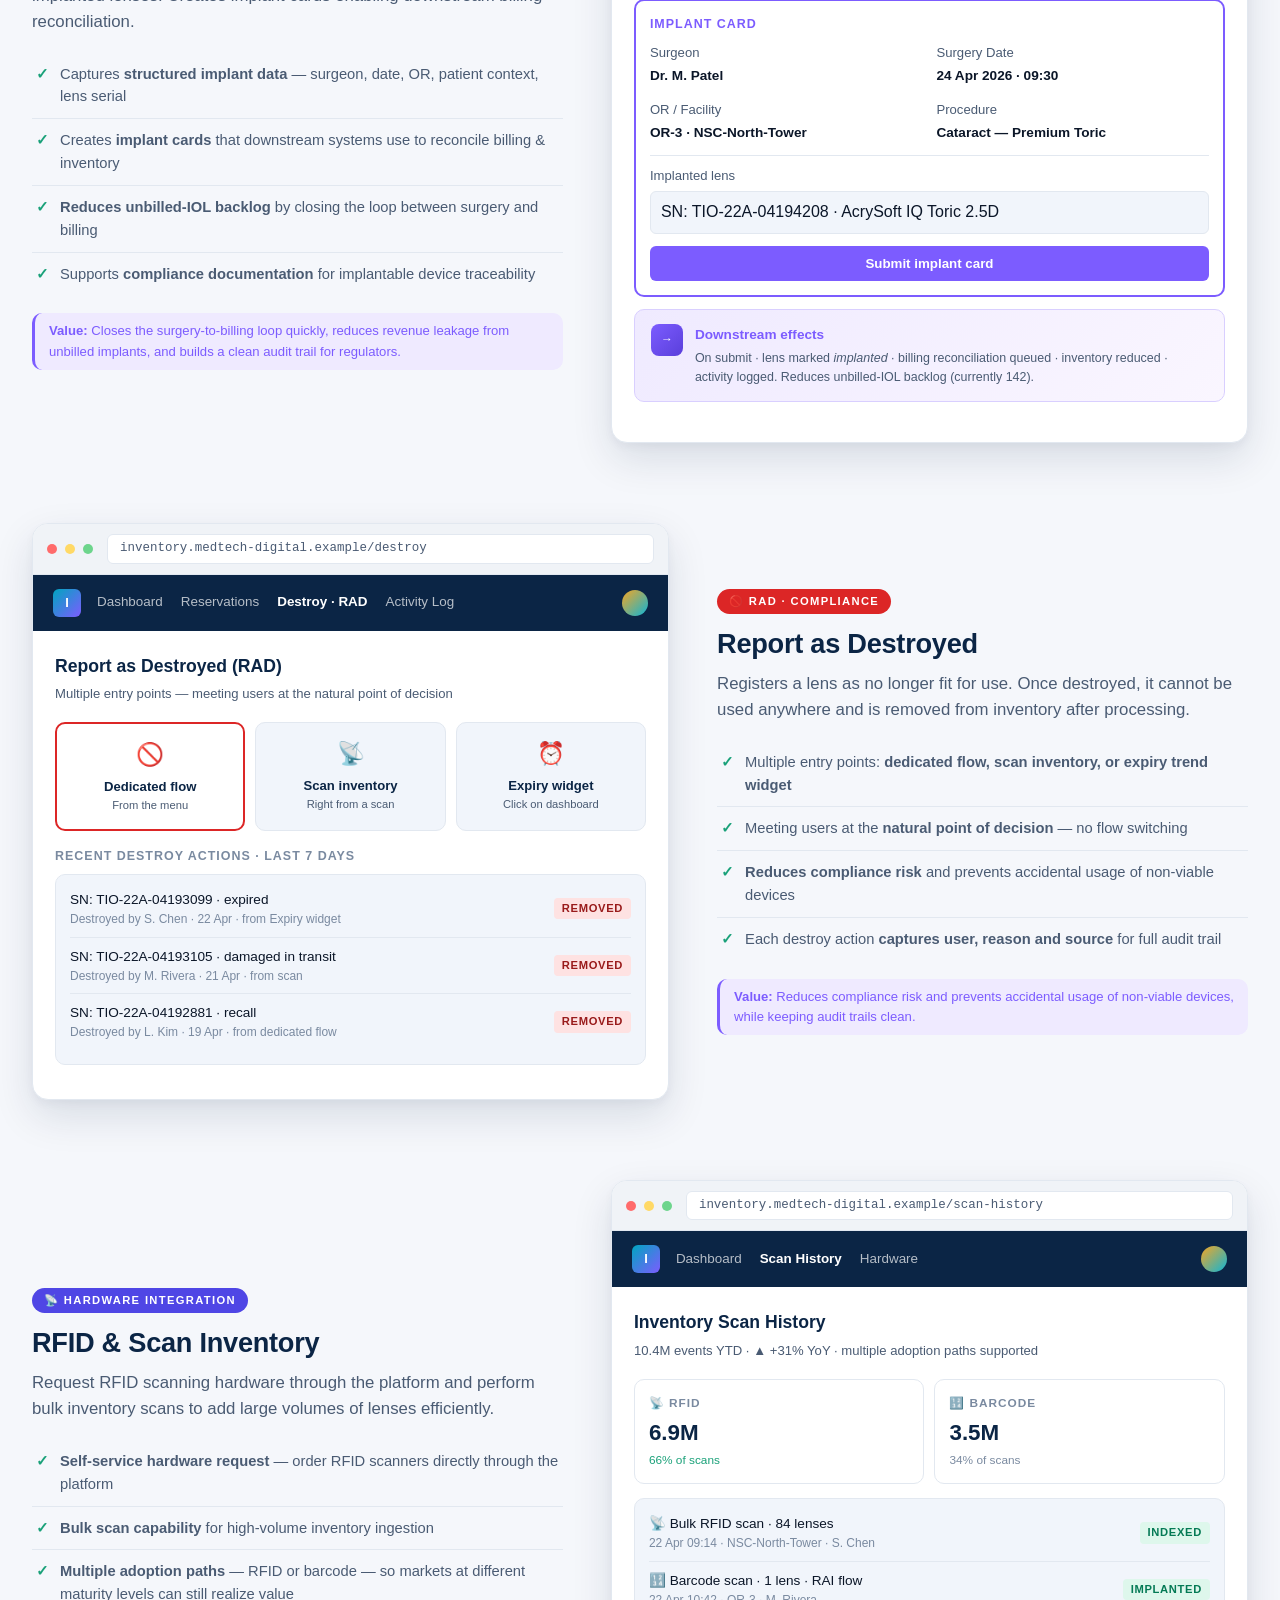
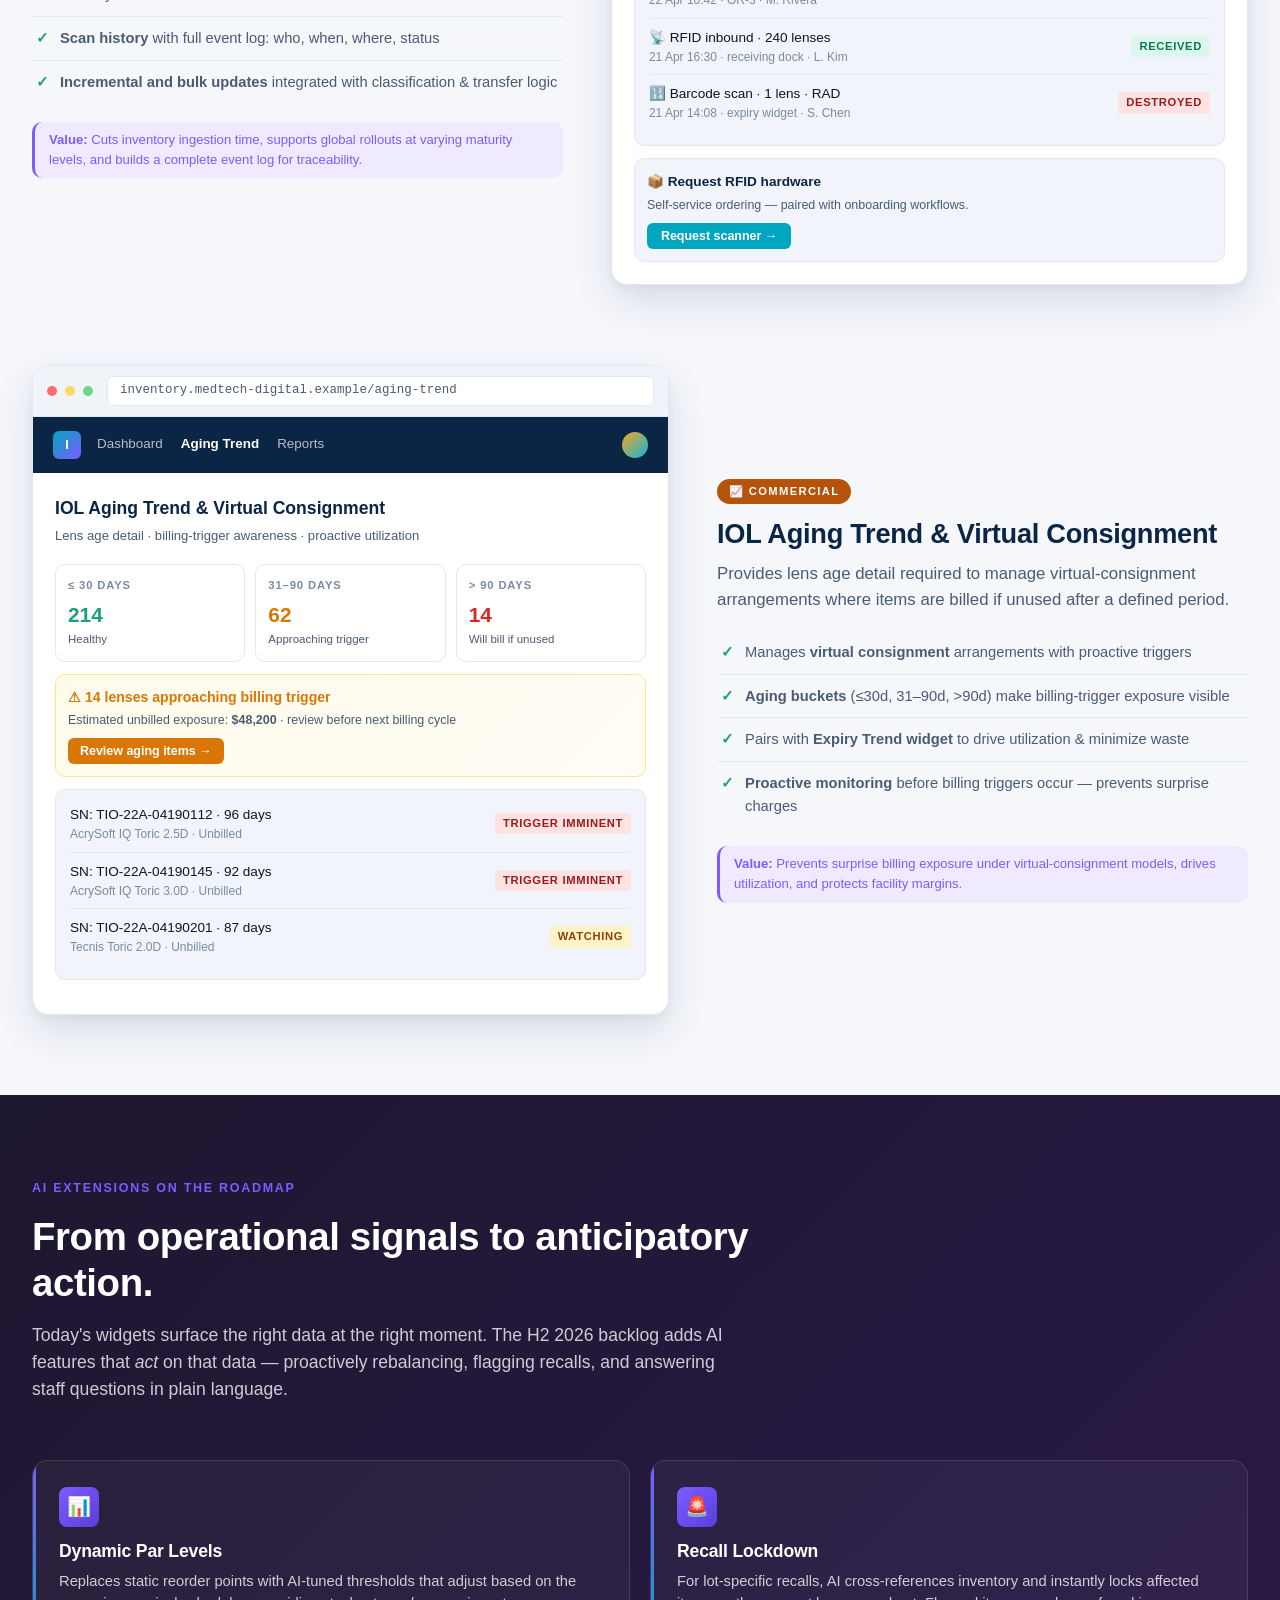
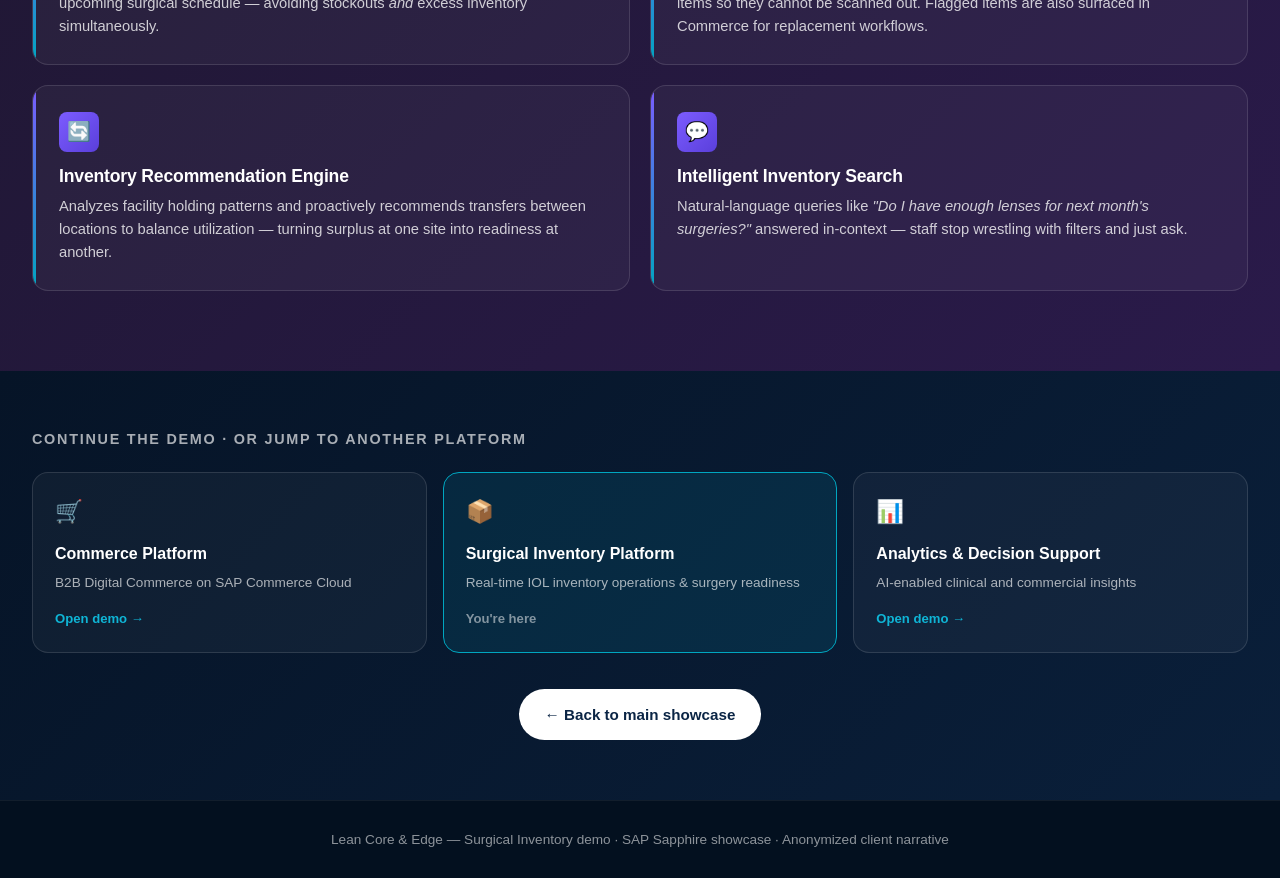
<file: demo-inventory.html>
<!DOCTYPE html>
<html lang="en">
<head>
<meta charset="UTF-8" />
<meta name="viewport" content="width=device-width, initial-scale=1.0" />
<title>Surgical Inventory Platform — Solution Demo · Lean Core &amp; Edge</title>
<link rel="stylesheet" href="showcase-styles.css" />
</head>
<body>

<!-- Top nav -->
<nav class="topnav">
  <div class="topnav-inner">
    <a href="index.html" class="brand">
      <div class="brand-mark">L|E</div>
      <span>Lean Core &amp; Edge</span>
    </a>
    <div class="nav-links">
      <a href="index.html" class="nav-back">← Back to showcase</a>
      <a href="demo-commerce.html">Commerce Platform</a>
      <a href="demo-analytics.html">Analytics &amp; Decision Support</a>
      <a href="demo-ams.html">AI in AMS</a>
      <a href="demo-architecture.html">Architecture</a>
      <a href="demo-journey.html" class="nav-cta">Journey</a>
    </div>
  </div>
</nav>

<!-- HERO -->
<section class="demo-hero">
  <div class="demo-hero-inner">
    <div>
      <span class="stack-tag"><span class="dot"></span>AWS Services · Custom UX · MuleSoft → SAP S/4HANA</span>
      <h1>Surgical Inventory <span class="grad">Platform</span></h1>
      <p class="tagline">Real-time IOL inventory operations, surgery readiness and traceability across surgical facilities — bridging fast UX action and asynchronous core integrity.</p>
      <div class="hero-actions">
        <a href="#capabilities" class="btn btn-primary">Explore workflows ↓</a>
        <a href="#roadmap" class="btn btn-ghost">See AI roadmap</a>
      </div>
    </div>
    <div class="hero-stat-grid">
      <div class="hero-stat"><div class="num">99.9%</div><div class="label">Surgery readiness rate · ▲ +2.3pp YoY</div></div>
      <div class="hero-stat"><div class="num">10.4M</div><div class="label">Scan events YTD · ▲ +31% YoY</div></div>
      <div class="hero-stat"><div class="num">1,240</div><div class="label">Unbilled IOLs awaiting follow-up</div></div>
      <div class="hero-stat"><div class="num">640</div><div class="label">Lenses expiring within 30 days</div></div>
    </div>
  </div>
</section>

<!-- LIVE DASHBOARD -->
<section style="padding-top: 0; padding-bottom: 60px;">
  <div class="container">
    <div class="live-dashboard">
      <div class="live-dashboard-head">
        <div class="lh-title">
          <div class="lh-mark">I</div>
          <div>
            <div class="lh-name">Surgical Inventory Dashboard</div>
            <div class="lh-sub">Live operational view · Last refresh: just now</div>
          </div>
        </div>
        <span class="lh-tag">Partner Preview · FY2026</span>
      </div>
      <div class="live-dashboard-body">

        <div class="mock-page-head">
          <div>
            <div class="mock-page-title">Surgical Inventory Platform — Operational View</div>
            <div class="mock-page-sub">Real-time IOL inventory operations, surgery readiness, and traceability across surgical facilities</div>
          </div>
          <div class="mock-filters">
            <div class="mock-filter"><span class="lbl">Time Period</span><span class="val">Last 12 Months</span></div>
            <div class="mock-filter"><span class="lbl">Facility Type</span><span class="val">All Facilities</span></div>
            <div class="mock-filter"><span class="lbl">Region</span><span class="val">All Regions</span></div>
          </div>
        </div>

        <div class="mock-kpi-row">
          <div class="mock-kpi"><span class="icon">✅</span><div class="val">99.9%</div><div class="lbl">Surgery Readiness</div><div class="delta">▲ +2.3pp YoY</div></div>
          <div class="mock-kpi"><span class="icon">💳</span><div class="val">1,240</div><div class="lbl">Unbilled IOLs</div><div class="delta warn">▼ Action req.</div></div>
          <div class="mock-kpi"><span class="icon">⏰</span><div class="val">640</div><div class="lbl">Expiring ≤ 30d</div><div class="delta warn">▼ Prioritize</div></div>
          <div class="mock-kpi"><span class="icon">📡</span><div class="val">10.4M</div><div class="lbl">Scan Events YTD</div><div class="delta">▲ +31% YoY</div></div>
        </div>

        <div style="font-size: 0.78rem; color: var(--text-faint); margin: 16px 0 8px; text-transform: uppercase; letter-spacing: 0.08em; font-weight: 700;">📊 Operational Signals · next-best-action widgets</div>

        <div class="widget-grid" style="grid-template-columns: repeat(5, 1fr); gap: 10px; margin-bottom: 14px;">
          <div class="widget"><div class="w-label">📅 Upcoming surgeries</div><div class="w-val">12,840</div><div class="w-trend" style="color: var(--text-faint);">14d · 1,180 pending</div></div>
          <div class="widget"><div class="w-label">📦 Pulling IOLs</div><div class="w-val">11,520</div><div class="w-trend">All cases</div></div>
          <div class="widget"><div class="w-label">💳 Unbilled</div><div class="w-val">1,240</div><div class="w-trend" style="color: var(--warn);">Review</div></div>
          <div class="widget"><div class="w-label">⏰ Expiring ≤30d</div><div class="w-val">640</div><div class="w-trend" style="color: var(--warn);">Rotate first</div></div>
          <div class="widget"><div class="w-label">✅ Readiness</div><div class="w-val">99.9%</div><div class="w-trend">Target exceeded</div></div>
        </div>

        <div class="mock-grid-2">
          <div class="mock-chart-card">
            <div class="mock-chart-title">Inventory Actions by Type</div>
            <div class="mock-chart-sub">AFS · RTS · RAI · RAD — monthly volume · Last 12 Months</div>
            <div class="chart-bars" style="height: 110px;">
              <div class="bar" style="height: 60%; background: var(--primary);"></div>
              <div class="bar" style="height: 35%; background: var(--accent);"></div>
              <div class="bar" style="height: 78%; background: var(--ai);"></div>
              <div class="bar" style="height: 22%; background: var(--danger);"></div>
              <div class="bar" style="height: 65%; background: var(--primary);"></div>
              <div class="bar" style="height: 40%; background: var(--accent);"></div>
              <div class="bar" style="height: 82%; background: var(--ai);"></div>
              <div class="bar" style="height: 25%; background: var(--danger);"></div>
              <div class="bar" style="height: 70%; background: var(--primary);"></div>
              <div class="bar" style="height: 38%; background: var(--accent);"></div>
              <div class="bar" style="height: 88%; background: var(--ai);"></div>
              <div class="bar" style="height: 24%; background: var(--danger);"></div>
            </div>
            <div style="display: flex; gap: 14px; margin-top: 10px; font-size: 0.74rem; color: var(--text-muted);">
              <span><span style="display:inline-block; width:10px; height:10px; background: var(--primary); border-radius: 2px; vertical-align: middle;"></span> AFS · Reserve</span>
              <span><span style="display:inline-block; width:10px; height:10px; background: var(--accent); border-radius: 2px; vertical-align: middle;"></span> RTS · Return</span>
              <span><span style="display:inline-block; width:10px; height:10px; background: var(--ai); border-radius: 2px; vertical-align: middle;"></span> RAI · Implant</span>
              <span><span style="display:inline-block; width:10px; height:10px; background: var(--danger); border-radius: 2px; vertical-align: middle;"></span> RAD · Destroy</span>
            </div>
          </div>
          <div class="mock-chart-card">
            <div class="mock-chart-title">Surgery Readiness Rate Trend</div>
            <div class="mock-chart-sub">% of scheduled surgeries with confirmed lens availability before day-of</div>
            <div style="height: 110px; display: flex; align-items: flex-end; gap: 6px; padding-top: 10px; position: relative;">
              <div style="position: absolute; left: 0; right: 0; top: 28%; height: 1px; border-top: 1px dashed var(--border-strong);"></div>
              <div style="position: absolute; right: 4px; top: 22%; font-size: 0.62rem; color: var(--text-faint); font-weight: 600;">Target 98%</div>
              <div style="flex: 1; height: 88%; background: linear-gradient(180deg, var(--success), #047857); border-radius: 4px 4px 0 0;"></div>
              <div style="flex: 1; height: 86%; background: linear-gradient(180deg, var(--success), #047857); border-radius: 4px 4px 0 0;"></div>
              <div style="flex: 1; height: 82%; background: linear-gradient(180deg, var(--success), #047857); border-radius: 4px 4px 0 0;"></div>
              <div style="flex: 1; height: 90%; background: linear-gradient(180deg, var(--success), #047857); border-radius: 4px 4px 0 0;"></div>
              <div style="flex: 1; height: 92%; background: linear-gradient(180deg, var(--success), #047857); border-radius: 4px 4px 0 0;"></div>
              <div style="flex: 1; height: 94%; background: linear-gradient(180deg, var(--success), #047857); border-radius: 4px 4px 0 0;"></div>
              <div style="flex: 1; height: 95%; background: linear-gradient(180deg, var(--success), #047857); border-radius: 4px 4px 0 0;"></div>
              <div style="flex: 1; height: 96%; background: linear-gradient(180deg, var(--success), #047857); border-radius: 4px 4px 0 0;"></div>
              <div style="flex: 1; height: 96%; background: linear-gradient(180deg, var(--success), #047857); border-radius: 4px 4px 0 0;"></div>
              <div style="flex: 1; height: 97%; background: linear-gradient(180deg, var(--success), #047857); border-radius: 4px 4px 0 0;"></div>
              <div style="flex: 1; height: 97%; background: linear-gradient(180deg, var(--success), #047857); border-radius: 4px 4px 0 0;"></div>
              <div style="flex: 1; height: 99.9%; background: linear-gradient(180deg, var(--success), #047857); border-radius: 4px 4px 0 0;"></div>
            </div>
          </div>
        </div>

      </div>
    </div>
  </div>
</section>

<!-- INDEX STRIP -->
<div class="index-strip">
  <div class="index-strip-inner">
    <span class="index-strip-label">Workflows · jump to</span>
    <a href="#cap-1">📌 AFS · Reserve</a>
    <a href="#cap-2">↩️ RTS · Return</a>
    <a href="#cap-3">🩺 RAI · Implant</a>
    <a href="#cap-4">🚫 RAD · Destroy</a>
    <a href="#cap-5">📡 RFID &amp; Scan</a>
    <a href="#cap-6">📈 Aging &amp; Consignment</a>
  </div>
</div>

<!-- CAPABILITIES -->
<section id="capabilities" class="cap-section">
  <div class="container">
    <div class="section-head">
      <span class="eyebrow">Core Workflows &amp; Capabilities</span>
      <h2>Six surgery-context-aware workflows. Plus AI on the roadmap.</h2>
      <p>Each workflow is built around the realities of surgical scheduling, regulatory traceability and staff under time pressure — making the next-best action obvious without requiring users to interpret raw inventory lists.</p>
    </div>

    <!-- ===== Cap 1: AFS ===== -->
    <div class="cap-row" id="cap-1">
      <div class="cap-text-col">
        <span class="cap-cat-badge">📌 AFS · Surgery Readiness</span>
        <h3>Reserve IOLs for Surgery</h3>
        <p class="cap-desc-lead">Reserve a specific lens for a future surgery date so it cannot be double-booked — filling a critical gap in standard ERP status models.</p>
        <ul class="cap-bullets">
          <li><strong>Near-real-time interim status</strong> ensures users see the reservation immediately, even before SAP S/4HANA reconciliation completes</li>
          <li>Supports <strong>look-ahead scheduling integration</strong> where available — surgeries up to +14 days surface automatically</li>
          <li><strong>Diopter / model availability check</strong> before reservation prevents booking lenses that don't exist on shelf</li>
          <li><strong>Reservation evidence</strong> captured in the activity log for audit</li>
        </ul>
        <span class="cap-value-tag"><strong>Value:</strong> Eliminates day-of-surgery surprises, reduces emergency procurement, and keeps the OR running on schedule.</span>
      </div>
      <div class="cap-mockup-col">
        <div class="mockup">
          <div class="mockup-chrome">
            <span class="mockup-dot"></span><span class="mockup-dot"></span><span class="mockup-dot"></span>
            <div class="mockup-url">inventory.medtech-digital.example/reserve</div>
          </div>
          <div class="mock-appbar">
            <div class="mock-appbar-left">
              <div class="mock-logo">I</div>
              <div class="mock-nav"><span>Dashboard</span><span class="active">Reserve · AFS</span><span>Implant · RAI</span><span>Activity Log</span></div>
            </div>
            <div class="mock-appbar-right"><div class="mock-avatar"></div></div>
          </div>
          <div class="mock-content">
            <div class="mock-h1">Reserve for Surgery (AFS)</div>
            <div class="mock-sub">Northgate Surgical Center · OR-3 · Dr. Patel</div>

            <div class="mock-card" style="background: #fff; border: 2px solid var(--accent);">
              <div style="font-size: 0.85rem; color: var(--primary); font-weight: 600; margin-bottom: 8px;">📅 Surgery date: <strong>26 Apr 2026 · 09:30</strong></div>
              <div style="display: grid; grid-template-columns: 1fr 1fr; gap: 12px;">
                <div>
                  <div class="mock-sub" style="margin: 0 0 4px;">Lens model &amp; diopter</div>
                  <div style="background: var(--surface-2); border: 1px solid var(--border); padding: 8px 10px; border-radius: 6px; font-weight: 500;">AcrySoft IQ Toric — 2.5D ▾</div>
                </div>
                <div>
                  <div class="mock-sub" style="margin: 0 0 4px;">Quantity</div>
                  <div style="background: var(--surface-2); border: 1px solid var(--border); padding: 8px 10px; border-radius: 6px; font-weight: 500;">1</div>
                </div>
              </div>
              <button style="margin-top: 12px; background: var(--accent); color: #fff; border: none; padding: 10px 16px; border-radius: 6px; font-weight: 600; cursor: pointer; width: 100%;">Reserve · interim status applies immediately</button>
            </div>

            <div style="font-size: 0.78rem; color: var(--text-faint); margin: 16px 0 8px; text-transform: uppercase; letter-spacing: 0.08em; font-weight: 700;">Active reservations · OR-3 · next 7 days</div>
            <div class="mock-card">
              <div class="mock-row"><div><div class="name">Dr. Patel · 24 Apr · 09:30</div><div class="sku">3 IOLs reserved · 2 verified · 1 pending</div></div><span class="mock-tag tag-warn">Action</span></div>
              <div class="mock-row"><div><div class="name">Dr. Sato · 24 Apr · 11:00</div><div class="sku">2 IOLs reserved · pre-op verified</div></div><span class="mock-tag tag-ok">Ready</span></div>
              <div class="mock-row"><div><div class="name">Dr. Reyes · 25 Apr · 14:15</div><div class="sku">1 IOL reserved · just now</div></div><span class="mock-tag tag-ok">Ready</span></div>
            </div>
          </div>
        </div>
      </div>
    </div>

    <!-- ===== Cap 2: RTS ===== -->
    <div class="cap-row flip" id="cap-2">
      <div class="cap-mockup-col">
        <div class="mockup">
          <div class="mockup-chrome">
            <span class="mockup-dot"></span><span class="mockup-dot"></span><span class="mockup-dot"></span>
            <div class="mockup-url">inventory.medtech-digital.example/reservations</div>
          </div>
          <div class="mock-appbar">
            <div class="mock-appbar-left">
              <div class="mock-logo">I</div>
              <div class="mock-nav"><span>Dashboard</span><span class="active">Reservations</span><span>Activity Log</span></div>
            </div>
            <div class="mock-appbar-right"><div class="mock-avatar"></div></div>
          </div>
          <div class="mock-content">
            <div class="mock-h1">Reservations · Return to Shelf</div>
            <div class="mock-sub">Surgery completed without using the reserved lens? Mark RTS to release the inventory.</div>

            <div class="mock-card">
              <div class="mock-row">
                <div><div class="name">SN: TIO-22A-04193881 · AcrySoft IQ Toric 2.5D</div><div class="sku">Reserved 22 Apr · Surgery 24 Apr 09:30 · Not implanted</div></div>
                <button style="background: var(--accent); color: #fff; border: none; padding: 6px 12px; border-radius: 6px; font-size: 0.78rem; font-weight: 600; cursor: pointer;">↩️ Return to Shelf</button>
              </div>
              <div class="mock-row">
                <div><div class="name">SN: TIO-22A-04194017 · AcrySoft IQ Toric 3.0D</div><div class="sku">Reserved 22 Apr · Surgery 24 Apr 09:30 · Not implanted</div></div>
                <button style="background: var(--accent); color: #fff; border: none; padding: 6px 12px; border-radius: 6px; font-size: 0.78rem; font-weight: 600; cursor: pointer;">↩️ Return to Shelf</button>
              </div>
            </div>

            <div class="ai-banner" style="background: linear-gradient(135deg, #f0fdf4, #ecfdf5); border-color: #bbf7d0;">
              <div class="ai-banner-icon" style="background: linear-gradient(135deg, var(--success), #047857);">↻</div>
              <div class="ai-banner-text">
                <strong style="color: var(--success);">Interim status reflects immediately</strong>
                <div class="sub">Lenses are available again in real-time UX, even while SAP S/4HANA sync runs asynchronously in the background.</div>
              </div>
            </div>
          </div>
        </div>
      </div>
      <div class="cap-text-col">
        <span class="cap-cat-badge cat-success">↩️ RTS · Inventory Accuracy</span>
        <h3>Return to Shelf</h3>
        <p class="cap-desc-lead">Reverses a reservation when a lens was reserved but not used — marks it back as available for future procedures.</p>
        <ul class="cap-bullets">
          <li><strong>Prevents "phantom reservations"</strong> from locking inventory permanently</li>
          <li>Operates within the <strong>same near-real-time interim state model</strong> as AFS</li>
          <li><strong>Confidence in inventory accuracy</strong> without waiting for ERP sync</li>
          <li>Each RTS action is <strong>logged in the activity log</strong> with user, time and reason</li>
        </ul>
        <span class="cap-value-tag"><strong>Value:</strong> Keeps inventory available for future surgeries instead of being trapped in stale reservation states.</span>
      </div>
    </div>

    <!-- ===== Cap 3: RAI ===== -->
    <div class="cap-row" id="cap-3">
      <div class="cap-text-col">
        <span class="cap-cat-badge cat-pink">🩺 RAI · Post-Surgery</span>
        <h3>Report as Implanted</h3>
        <p class="cap-desc-lead">Records implant activity post-surgery: surgeon, surgery date, and implanted lenses. Creates implant cards enabling downstream billing reconciliation.</p>
        <ul class="cap-bullets">
          <li>Captures <strong>structured implant data</strong> — surgeon, date, OR, patient context, lens serial</li>
          <li>Creates <strong>implant cards</strong> that downstream systems use to reconcile billing &amp; inventory</li>
          <li><strong>Reduces unbilled-IOL backlog</strong> by closing the loop between surgery and billing</li>
          <li>Supports <strong>compliance documentation</strong> for implantable device traceability</li>
        </ul>
        <span class="cap-value-tag"><strong>Value:</strong> Closes the surgery-to-billing loop quickly, reduces revenue leakage from unbilled implants, and builds a clean audit trail for regulators.</span>
      </div>
      <div class="cap-mockup-col">
        <div class="mockup">
          <div class="mockup-chrome">
            <span class="mockup-dot"></span><span class="mockup-dot"></span><span class="mockup-dot"></span>
            <div class="mockup-url">inventory.medtech-digital.example/report-implanted</div>
          </div>
          <div class="mock-appbar">
            <div class="mock-appbar-left">
              <div class="mock-logo">I</div>
              <div class="mock-nav"><span>Dashboard</span><span>Reservations</span><span class="active">Implant · RAI</span><span>Activity Log</span></div>
            </div>
            <div class="mock-appbar-right"><div class="mock-avatar"></div></div>
          </div>
          <div class="mock-content">
            <div class="mock-h1">Report as Implanted (RAI)</div>
            <div class="mock-sub">Step 2 of 3 · post-surgery documentation</div>

            <div class="mock-card" style="background: #fff; border: 2px solid var(--ai);">
              <div style="font-size: 0.78rem; color: var(--ai); font-weight: 700; text-transform: uppercase; letter-spacing: 0.08em; margin-bottom: 8px;">Implant Card</div>
              <div style="display: grid; grid-template-columns: 1fr 1fr; gap: 14px; font-size: 0.85rem;">
                <div><div class="mock-sub" style="margin:0 0 2px;">Surgeon</div><div style="font-weight: 600; color: var(--text);">Dr. M. Patel</div></div>
                <div><div class="mock-sub" style="margin:0 0 2px;">Surgery Date</div><div style="font-weight: 600; color: var(--text);">24 Apr 2026 · 09:30</div></div>
                <div><div class="mock-sub" style="margin:0 0 2px;">OR / Facility</div><div style="font-weight: 600; color: var(--text);">OR-3 · NSC-North-Tower</div></div>
                <div><div class="mock-sub" style="margin:0 0 2px;">Procedure</div><div style="font-weight: 600; color: var(--text);">Cataract — Premium Toric</div></div>
              </div>
              <div style="border-top: 1px solid var(--border); margin-top: 12px; padding-top: 10px;">
                <div class="mock-sub" style="margin:0 0 4px;">Implanted lens</div>
                <div style="background: var(--surface-2); border: 1px solid var(--border); padding: 8px 10px; border-radius: 6px; font-weight: 500;">SN: TIO-22A-04194208 · AcrySoft IQ Toric 2.5D</div>
              </div>
              <button style="margin-top: 12px; background: var(--ai); color: #fff; border: none; padding: 10px 16px; border-radius: 6px; font-weight: 600; cursor: pointer; width: 100%;">Submit implant card</button>
            </div>

            <div class="ai-banner">
              <div class="ai-banner-icon">→</div>
              <div class="ai-banner-text">
                <strong>Downstream effects</strong>
                <div class="sub">On submit · lens marked <em>implanted</em> · billing reconciliation queued · inventory reduced · activity logged. Reduces unbilled-IOL backlog (currently 142).</div>
              </div>
            </div>
          </div>
        </div>
      </div>
    </div>

    <!-- ===== Cap 4: RAD ===== -->
    <div class="cap-row flip" id="cap-4">
      <div class="cap-mockup-col">
        <div class="mockup">
          <div class="mockup-chrome">
            <span class="mockup-dot"></span><span class="mockup-dot"></span><span class="mockup-dot"></span>
            <div class="mockup-url">inventory.medtech-digital.example/destroy</div>
          </div>
          <div class="mock-appbar">
            <div class="mock-appbar-left">
              <div class="mock-logo">I</div>
              <div class="mock-nav"><span>Dashboard</span><span>Reservations</span><span class="active">Destroy · RAD</span><span>Activity Log</span></div>
            </div>
            <div class="mock-appbar-right"><div class="mock-avatar"></div></div>
          </div>
          <div class="mock-content">
            <div class="mock-h1">Report as Destroyed (RAD)</div>
            <div class="mock-sub">Multiple entry points — meeting users at the natural point of decision</div>

            <div class="mock-grid-3" style="gap: 10px;">
              <div style="background: #fff; border: 2px solid var(--danger); border-radius: var(--radius-md); padding: 14px; text-align: center;">
                <div style="font-size: 1.4rem; margin-bottom: 4px;">🚫</div>
                <div style="font-weight: 700; color: var(--primary); font-size: 0.82rem;">Dedicated flow</div>
                <div style="font-size: 0.7rem; color: var(--text-muted);">From the menu</div>
              </div>
              <div style="background: var(--surface-2); border: 1px solid var(--border); border-radius: var(--radius-md); padding: 14px; text-align: center;">
                <div style="font-size: 1.4rem; margin-bottom: 4px;">📡</div>
                <div style="font-weight: 700; color: var(--primary); font-size: 0.82rem;">Scan inventory</div>
                <div style="font-size: 0.7rem; color: var(--text-muted);">Right from a scan</div>
              </div>
              <div style="background: var(--surface-2); border: 1px solid var(--border); border-radius: var(--radius-md); padding: 14px; text-align: center;">
                <div style="font-size: 1.4rem; margin-bottom: 4px;">⏰</div>
                <div style="font-weight: 700; color: var(--primary); font-size: 0.82rem;">Expiry widget</div>
                <div style="font-size: 0.7rem; color: var(--text-muted);">Click on dashboard</div>
              </div>
            </div>

            <div style="font-size: 0.78rem; color: var(--text-faint); margin: 16px 0 8px; text-transform: uppercase; letter-spacing: 0.08em; font-weight: 700;">Recent destroy actions · last 7 days</div>
            <div class="mock-card">
              <div class="mock-row"><div><div class="name">SN: TIO-22A-04193099 · expired</div><div class="sku">Destroyed by S. Chen · 22 Apr · from Expiry widget</div></div><span class="mock-tag tag-danger">Removed</span></div>
              <div class="mock-row"><div><div class="name">SN: TIO-22A-04193105 · damaged in transit</div><div class="sku">Destroyed by M. Rivera · 21 Apr · from scan</div></div><span class="mock-tag tag-danger">Removed</span></div>
              <div class="mock-row"><div><div class="name">SN: TIO-22A-04192881 · recall</div><div class="sku">Destroyed by L. Kim · 19 Apr · from dedicated flow</div></div><span class="mock-tag tag-danger">Removed</span></div>
            </div>
          </div>
        </div>
      </div>
      <div class="cap-text-col">
        <span class="cap-cat-badge" style="background: var(--danger);">🚫 RAD · Compliance</span>
        <h3>Report as Destroyed</h3>
        <p class="cap-desc-lead">Registers a lens as no longer fit for use. Once destroyed, it cannot be used anywhere and is removed from inventory after processing.</p>
        <ul class="cap-bullets">
          <li>Multiple entry points: <strong>dedicated flow, scan inventory, or expiry trend widget</strong></li>
          <li>Meeting users at the <strong>natural point of decision</strong> — no flow switching</li>
          <li><strong>Reduces compliance risk</strong> and prevents accidental usage of non-viable devices</li>
          <li>Each destroy action <strong>captures user, reason and source</strong> for full audit trail</li>
        </ul>
        <span class="cap-value-tag"><strong>Value:</strong> Reduces compliance risk and prevents accidental usage of non-viable devices, while keeping audit trails clean.</span>
      </div>
    </div>

    <!-- ===== Cap 5: RFID & Scan ===== -->
    <div class="cap-row" id="cap-5">
      <div class="cap-text-col">
        <span class="cap-cat-badge cat-indigo">📡 Hardware Integration</span>
        <h3>RFID &amp; Scan Inventory</h3>
        <p class="cap-desc-lead">Request RFID scanning hardware through the platform and perform bulk inventory scans to add large volumes of lenses efficiently.</p>
        <ul class="cap-bullets">
          <li><strong>Self-service hardware request</strong> — order RFID scanners directly through the platform</li>
          <li><strong>Bulk scan capability</strong> for high-volume inventory ingestion</li>
          <li><strong>Multiple adoption paths</strong> — RFID or barcode — so markets at different maturity levels can still realize value</li>
          <li><strong>Scan history</strong> with full event log: who, when, where, status</li>
          <li><strong>Incremental and bulk updates</strong> integrated with classification &amp; transfer logic</li>
        </ul>
        <span class="cap-value-tag"><strong>Value:</strong> Cuts inventory ingestion time, supports global rollouts at varying maturity levels, and builds a complete event log for traceability.</span>
      </div>
      <div class="cap-mockup-col">
        <div class="mockup">
          <div class="mockup-chrome">
            <span class="mockup-dot"></span><span class="mockup-dot"></span><span class="mockup-dot"></span>
            <div class="mockup-url">inventory.medtech-digital.example/scan-history</div>
          </div>
          <div class="mock-appbar">
            <div class="mock-appbar-left">
              <div class="mock-logo">I</div>
              <div class="mock-nav"><span>Dashboard</span><span class="active">Scan History</span><span>Hardware</span></div>
            </div>
            <div class="mock-appbar-right"><div class="mock-avatar"></div></div>
          </div>
          <div class="mock-content">
            <div class="mock-h1">Inventory Scan History</div>
            <div class="mock-sub">10.4M events YTD · ▲ +31% YoY · multiple adoption paths supported</div>

            <div class="mock-grid-2" style="gap: 10px; margin-bottom: 14px;">
              <div style="background: #fff; border: 1px solid var(--border); border-radius: var(--radius-md); padding: 14px;">
                <div style="font-size: 0.74rem; color: var(--text-faint); text-transform: uppercase; font-weight: 600; letter-spacing: 0.08em;">📡 RFID</div>
                <div style="font-size: 1.4rem; font-weight: 700; color: var(--primary); margin-top: 4px;">6.9M</div>
                <div style="font-size: 0.74rem; color: var(--success);">66% of scans</div>
              </div>
              <div style="background: #fff; border: 1px solid var(--border); border-radius: var(--radius-md); padding: 14px;">
                <div style="font-size: 0.74rem; color: var(--text-faint); text-transform: uppercase; font-weight: 600; letter-spacing: 0.08em;">🔢 Barcode</div>
                <div style="font-size: 1.4rem; font-weight: 700; color: var(--primary); margin-top: 4px;">3.5M</div>
                <div style="font-size: 0.74rem; color: var(--text-faint);">34% of scans</div>
              </div>
            </div>

            <div class="mock-card">
              <div class="mock-row"><div><div class="name">📡 Bulk RFID scan · 84 lenses</div><div class="sku">22 Apr 09:14 · NSC-North-Tower · S. Chen</div></div><span class="mock-tag tag-ok">Indexed</span></div>
              <div class="mock-row"><div><div class="name">🔢 Barcode scan · 1 lens · RAI flow</div><div class="sku">22 Apr 10:42 · OR-3 · M. Rivera</div></div><span class="mock-tag tag-ok">Implanted</span></div>
              <div class="mock-row"><div><div class="name">📡 RFID inbound · 240 lenses</div><div class="sku">21 Apr 16:30 · receiving dock · L. Kim</div></div><span class="mock-tag tag-ok">Received</span></div>
              <div class="mock-row"><div><div class="name">🔢 Barcode scan · 1 lens · RAD</div><div class="sku">21 Apr 14:08 · expiry widget · S. Chen</div></div><span class="mock-tag tag-danger">Destroyed</span></div>
            </div>

            <div style="background: var(--surface-2); border: 1px solid var(--border); border-radius: var(--radius-md); padding: 12px; margin-top: 12px;">
              <div style="font-size: 0.85rem; color: var(--primary); font-weight: 600; margin-bottom: 4px;">📦 Request RFID hardware</div>
              <div style="font-size: 0.78rem; color: var(--text-muted); margin-bottom: 8px;">Self-service ordering — paired with onboarding workflows.</div>
              <button style="background: var(--accent); color: #fff; border: none; padding: 6px 14px; border-radius: 6px; font-size: 0.78rem; font-weight: 600; cursor: pointer;">Request scanner →</button>
            </div>
          </div>
        </div>
      </div>
    </div>

    <!-- ===== Cap 6: Aging & Virtual Consignment ===== -->
    <div class="cap-row flip" id="cap-6">
      <div class="cap-mockup-col">
        <div class="mockup">
          <div class="mockup-chrome">
            <span class="mockup-dot"></span><span class="mockup-dot"></span><span class="mockup-dot"></span>
            <div class="mockup-url">inventory.medtech-digital.example/aging-trend</div>
          </div>
          <div class="mock-appbar">
            <div class="mock-appbar-left">
              <div class="mock-logo">I</div>
              <div class="mock-nav"><span>Dashboard</span><span class="active">Aging Trend</span><span>Reports</span></div>
            </div>
            <div class="mock-appbar-right"><div class="mock-avatar"></div></div>
          </div>
          <div class="mock-content">
            <div class="mock-h1">IOL Aging Trend &amp; Virtual Consignment</div>
            <div class="mock-sub">Lens age detail · billing-trigger awareness · proactive utilization</div>

            <div class="mock-grid-3" style="gap: 10px; margin-bottom: 12px;">
              <div style="background: #fff; border: 1px solid var(--border); border-radius: var(--radius-md); padding: 12px;">
                <div style="font-size: 0.7rem; color: var(--text-faint); text-transform: uppercase; font-weight: 600; letter-spacing: 0.08em;">≤ 30 days</div>
                <div style="font-size: 1.3rem; font-weight: 700; color: var(--success); margin-top: 4px;">214</div>
                <div style="font-size: 0.72rem; color: var(--text-muted);">Healthy</div>
              </div>
              <div style="background: #fff; border: 1px solid var(--border); border-radius: var(--radius-md); padding: 12px;">
                <div style="font-size: 0.7rem; color: var(--text-faint); text-transform: uppercase; font-weight: 600; letter-spacing: 0.08em;">31–90 days</div>
                <div style="font-size: 1.3rem; font-weight: 700; color: var(--warn); margin-top: 4px;">62</div>
                <div style="font-size: 0.72rem; color: var(--text-muted);">Approaching trigger</div>
              </div>
              <div style="background: #fff; border: 1px solid var(--border); border-radius: var(--radius-md); padding: 12px;">
                <div style="font-size: 0.7rem; color: var(--text-faint); text-transform: uppercase; font-weight: 600; letter-spacing: 0.08em;">> 90 days</div>
                <div style="font-size: 1.3rem; font-weight: 700; color: var(--danger); margin-top: 4px;">14</div>
                <div style="font-size: 0.72rem; color: var(--text-muted);">Will bill if unused</div>
              </div>
            </div>

            <div style="background: linear-gradient(135deg, #fffbeb, #fffdf5); border: 1px solid #fde68a; border-radius: var(--radius-md); padding: 12px; margin-bottom: 12px;">
              <div style="font-weight: 700; color: var(--warn); font-size: 0.88rem;">⚠ 14 lenses approaching billing trigger</div>
              <div style="font-size: 0.78rem; color: var(--text-muted); margin-top: 2px;">Estimated unbilled exposure: <strong>$48,200</strong> · review before next billing cycle</div>
              <button style="margin-top: 8px; background: var(--warn); color: #fff; border: none; padding: 6px 12px; border-radius: 6px; font-size: 0.78rem; font-weight: 600; cursor: pointer;">Review aging items →</button>
            </div>

            <div class="mock-card">
              <div class="mock-row"><div><div class="name">SN: TIO-22A-04190112 · 96 days</div><div class="sku">AcrySoft IQ Toric 2.5D · Unbilled</div></div><span class="mock-tag tag-danger">Trigger imminent</span></div>
              <div class="mock-row"><div><div class="name">SN: TIO-22A-04190145 · 92 days</div><div class="sku">AcrySoft IQ Toric 3.0D · Unbilled</div></div><span class="mock-tag tag-danger">Trigger imminent</span></div>
              <div class="mock-row"><div><div class="name">SN: TIO-22A-04190201 · 87 days</div><div class="sku">Tecnis Toric 2.0D · Unbilled</div></div><span class="mock-tag tag-warn">Watching</span></div>
            </div>
          </div>
        </div>
      </div>
      <div class="cap-text-col">
        <span class="cap-cat-badge cat-amber">📈 Commercial</span>
        <h3>IOL Aging Trend &amp; Virtual Consignment</h3>
        <p class="cap-desc-lead">Provides lens age detail required to manage virtual-consignment arrangements where items are billed if unused after a defined period.</p>
        <ul class="cap-bullets">
          <li>Manages <strong>virtual consignment</strong> arrangements with proactive triggers</li>
          <li><strong>Aging buckets</strong> (≤30d, 31–90d, >90d) make billing-trigger exposure visible</li>
          <li>Pairs with <strong>Expiry Trend widget</strong> to drive utilization &amp; minimize waste</li>
          <li><strong>Proactive monitoring</strong> before billing triggers occur — prevents surprise charges</li>
        </ul>
        <span class="cap-value-tag"><strong>Value:</strong> Prevents surprise billing exposure under virtual-consignment models, drives utilization, and protects facility margins.</span>
      </div>
    </div>

  </div>
</section>

<!-- AI ROADMAP -->
<section id="roadmap" class="roadmap-section">
  <div class="container">
    <div class="section-head">
      <span class="eyebrow">AI Extensions on the Roadmap</span>
      <h2>From operational signals to anticipatory action.</h2>
      <p>Today's widgets surface the right data at the right moment. The H2 2026 backlog adds AI features that <em>act</em> on that data — proactively rebalancing, flagging recalls, and answering staff questions in plain language.</p>
    </div>

    <div class="roadmap-grid">
      <div class="roadmap-card">
        <div class="icon">📊</div>
        <h4>Dynamic Par Levels</h4>
        <p>Replaces static reorder points with AI-tuned thresholds that adjust based on the upcoming surgical schedule — avoiding stockouts <em>and</em> excess inventory simultaneously.</p>
      </div>
      <div class="roadmap-card">
        <div class="icon">🚨</div>
        <h4>Recall Lockdown</h4>
        <p>For lot-specific recalls, AI cross-references inventory and instantly locks affected items so they cannot be scanned out. Flagged items are also surfaced in Commerce for replacement workflows.</p>
      </div>
      <div class="roadmap-card">
        <div class="icon">🔄</div>
        <h4>Inventory Recommendation Engine</h4>
        <p>Analyzes facility holding patterns and proactively recommends transfers between locations to balance utilization — turning surplus at one site into readiness at another.</p>
      </div>
      <div class="roadmap-card">
        <div class="icon">💬</div>
        <h4>Intelligent Inventory Search</h4>
        <p>Natural-language queries like <em>"Do I have enough lenses for next month's surgeries?"</em> answered in-context — staff stop wrestling with filters and just ask.</p>
      </div>
    </div>
  </div>
</section>

<!-- CROSS-NAV -->
<section class="cross-nav">
  <div class="cross-nav-inner">
    <h3>Continue the demo · or jump to another platform</h3>
    <div class="cross-nav-grid">
      <a href="demo-commerce.html" class="cross-nav-card">
        <div class="icon">🛒</div>
        <div class="name">Commerce Platform</div>
        <div class="desc">B2B Digital Commerce on SAP Commerce Cloud</div>
        <div class="cta">Open demo →</div>
      </a>
      <a href="demo-inventory.html" class="cross-nav-card current">
        <div class="icon">📦</div>
        <div class="name">Surgical Inventory Platform</div>
        <div class="desc">Real-time IOL inventory operations &amp; surgery readiness</div>
        <div class="cta">You're here</div>
      </a>
      <a href="demo-analytics.html" class="cross-nav-card">
        <div class="icon">📊</div>
        <div class="name">Analytics &amp; Decision Support</div>
        <div class="desc">AI-enabled clinical and commercial insights</div>
        <div class="cta">Open demo →</div>
      </a>
    </div>
    <div style="margin-top: 36px; text-align: center;">
      <a href="index.html" class="btn btn-light">← Back to main showcase</a>
    </div>
  </div>
</section>

<footer>
  Lean Core &amp; Edge — Surgical Inventory demo · SAP Sapphire showcase · Anonymized client narrative
</footer>

</body>
</html>
</file>
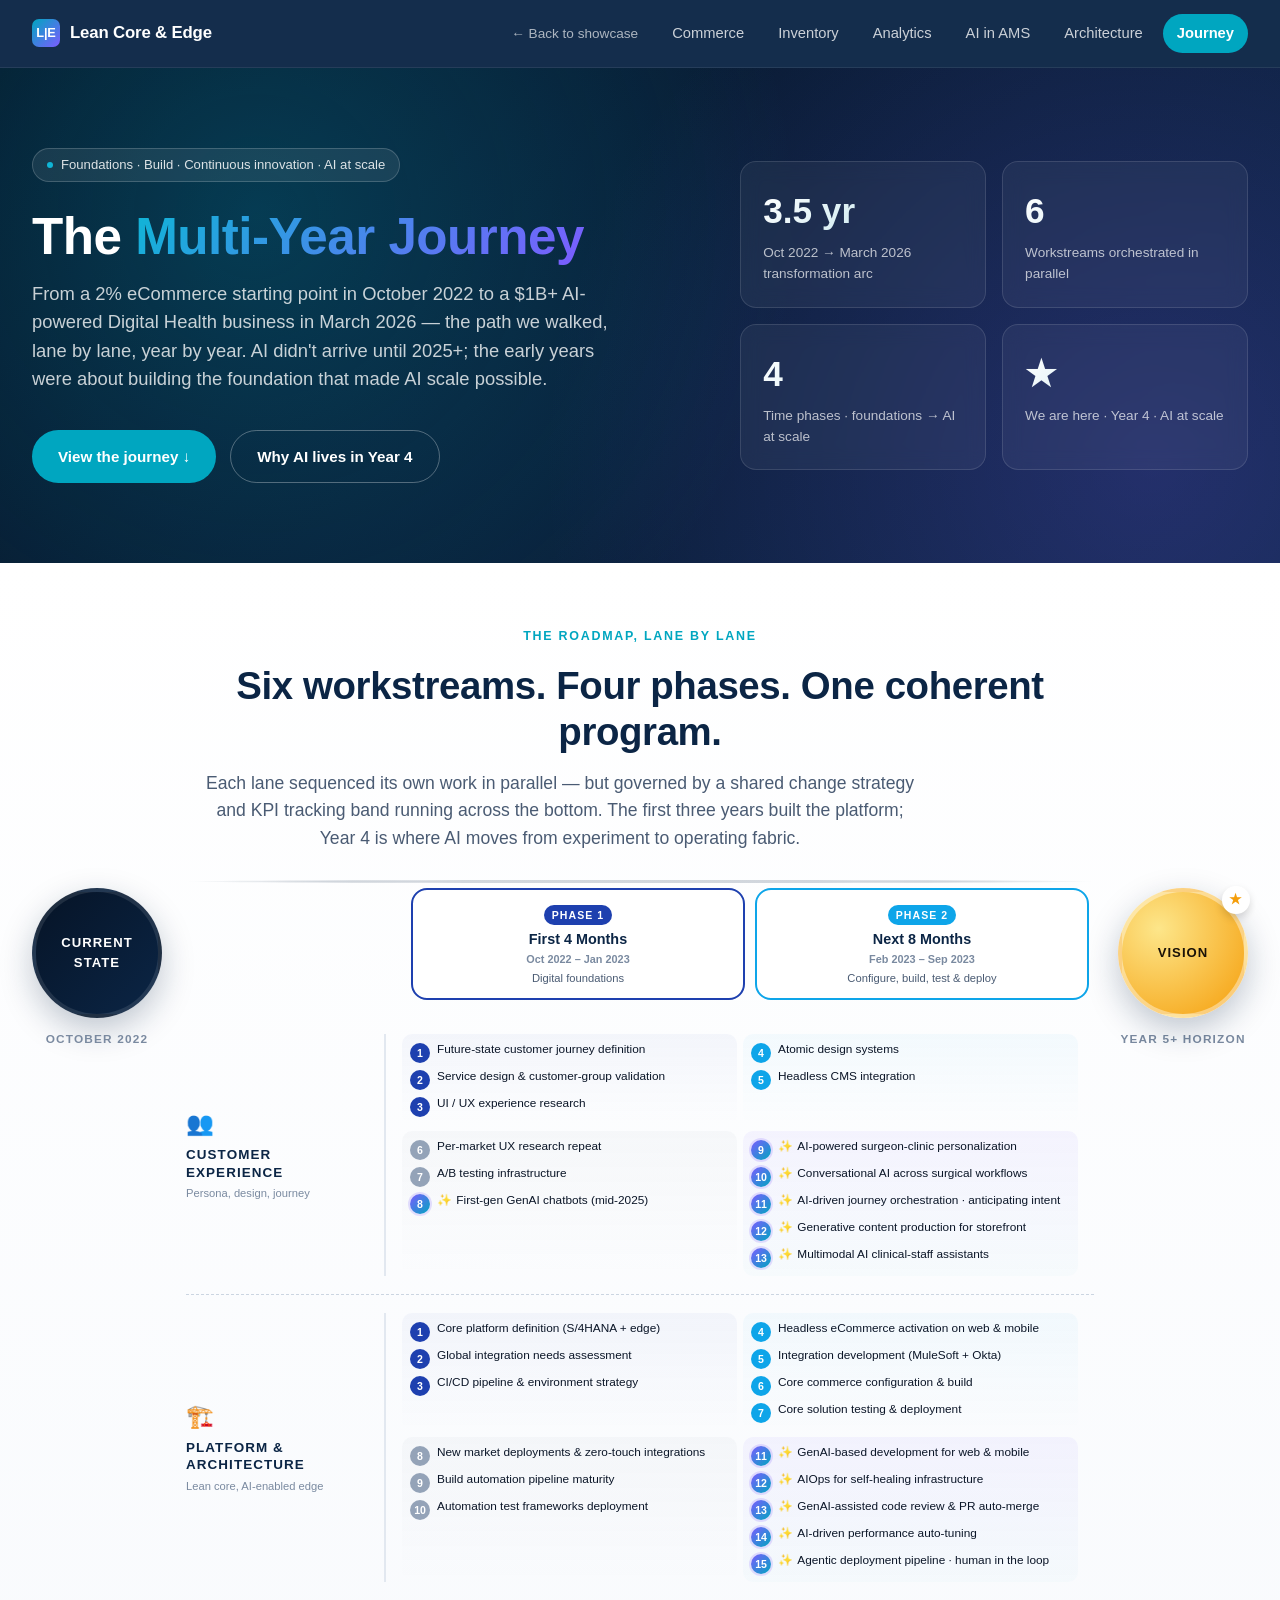
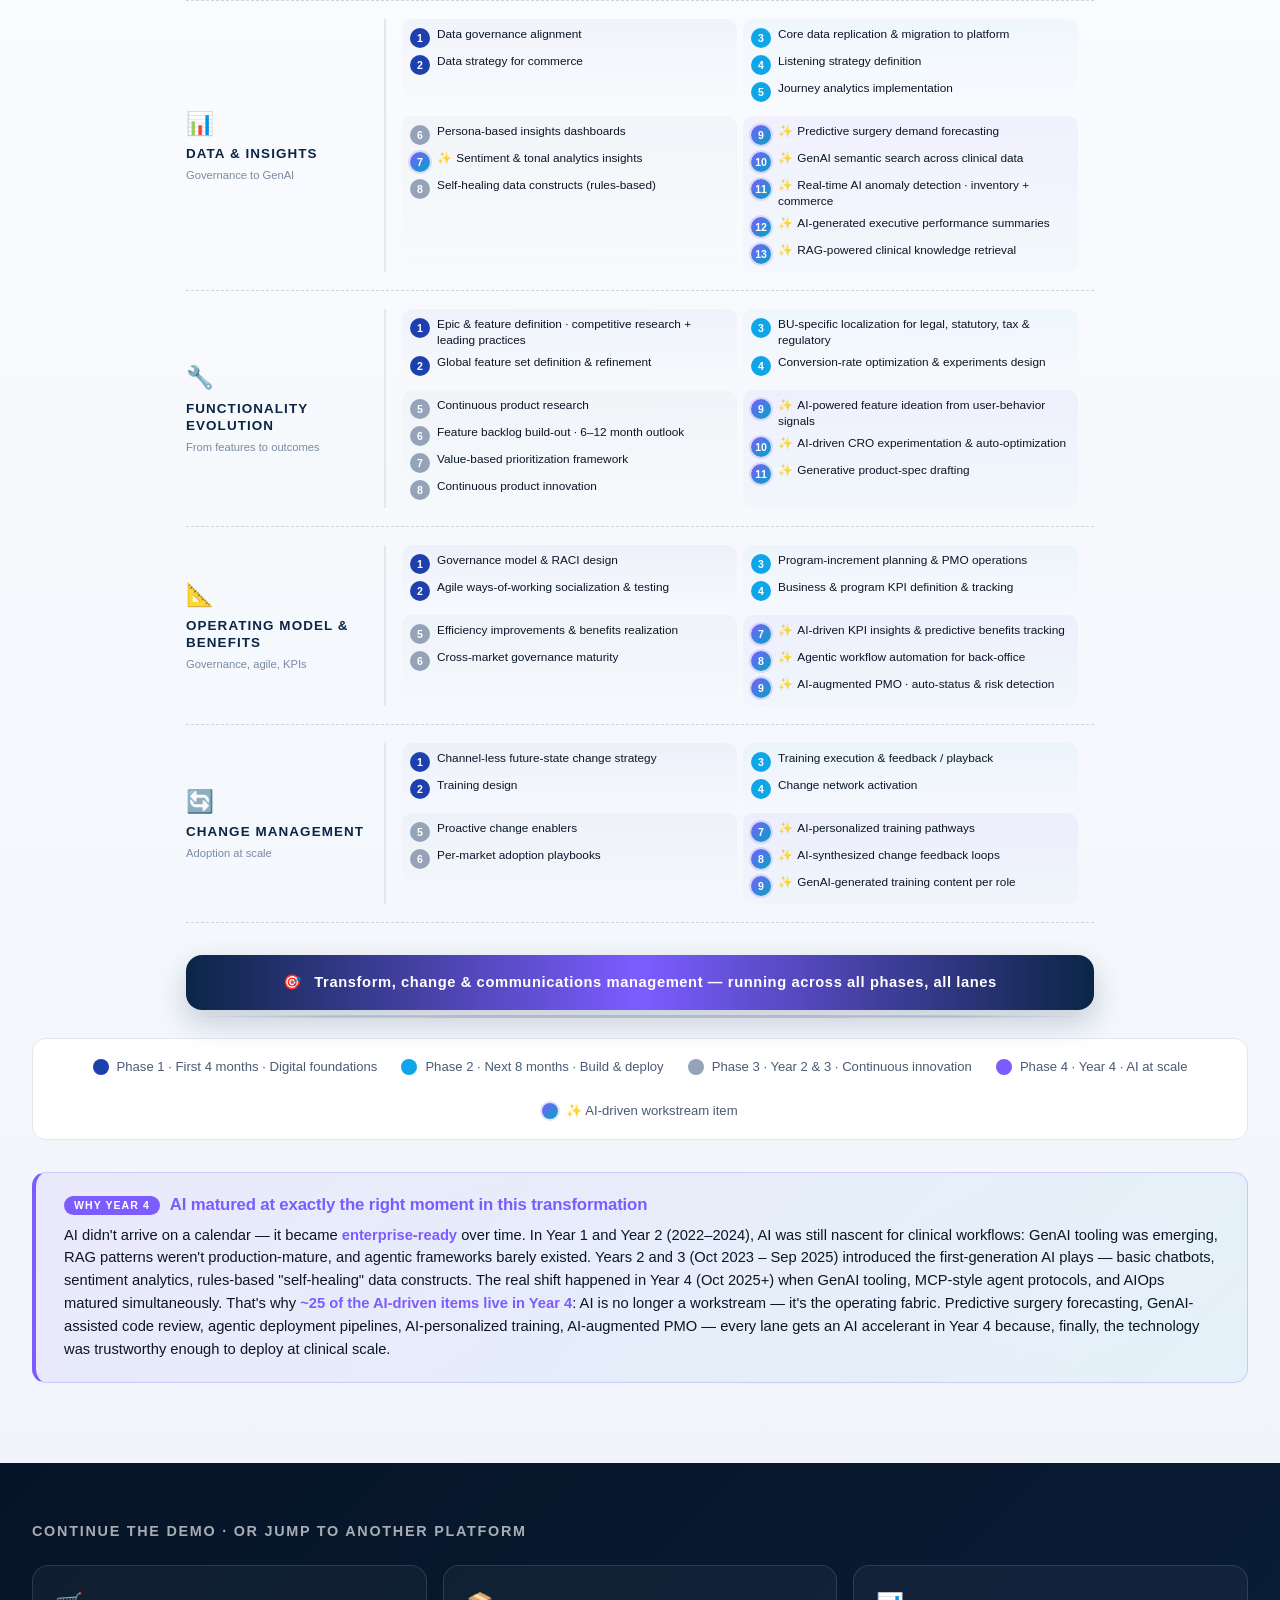
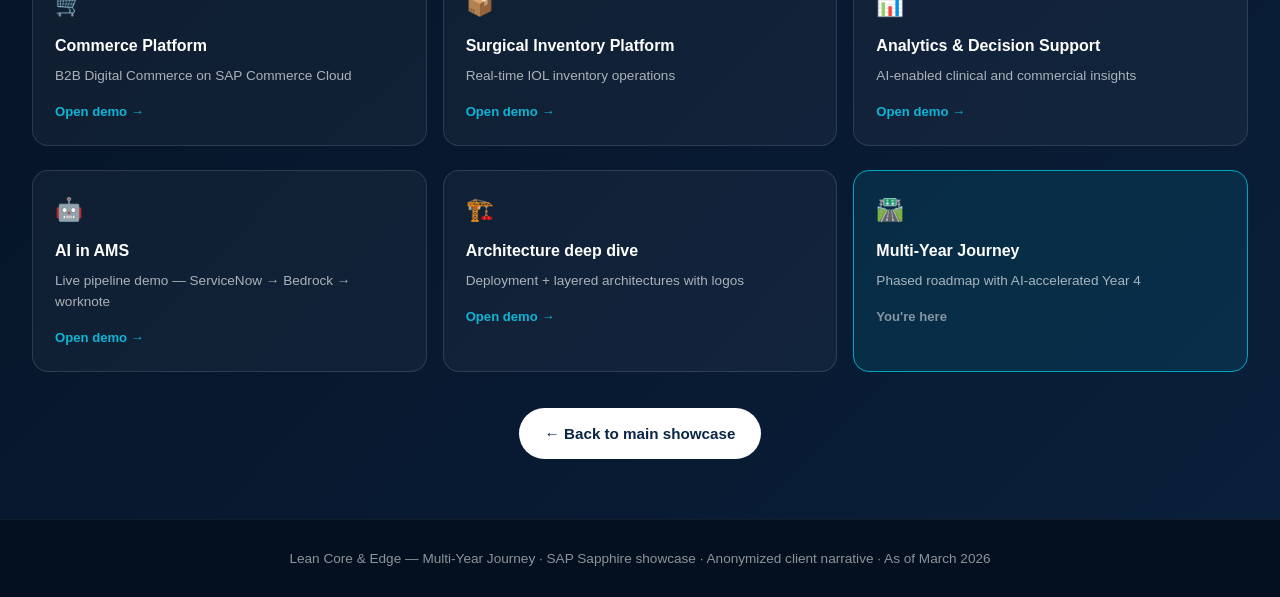
<file: demo-journey.html>
<!DOCTYPE html>
<html lang="en">
<head>
<meta charset="UTF-8" />
<meta name="viewport" content="width=device-width, initial-scale=1.0" />
<title>Multi-Year Journey — Lean Core &amp; Edge</title>
<link rel="stylesheet" href="showcase-styles.css" />
<style>
/* ============ Journey page specific styles ============ */
.journey-section {
  padding: 60px 32px 80px;
  background: linear-gradient(180deg, var(--surface) 0%, var(--surface-2) 100%);
}

.journey-stage {
  max-width: 1600px; margin: 0 auto;
  display: grid;
  grid-template-columns: 130px 1fr 130px;
  gap: 24px;
  align-items: stretch;
  position: relative;
}

/* Endpoints */
.endpoint {
  display: flex; flex-direction: column;
  align-items: center; justify-content: center;
  position: sticky; top: 80px; align-self: flex-start;
  height: fit-content;
}
.endpoint .ep-circle {
  width: 130px; height: 130px; border-radius: 50%;
  display: flex; align-items: center; justify-content: center;
  text-align: center;
  font-weight: 800; font-size: 0.82rem;
  text-transform: uppercase; letter-spacing: 0.08em;
  padding: 16px;
  box-shadow: 0 12px 32px rgba(11,37,69,0.25);
}
.endpoint-current .ep-circle {
  background: linear-gradient(135deg, #061427, #0b2545);
  color: #fff;
  border: 4px solid rgba(255,255,255,0.1);
}
.endpoint-vision .ep-circle {
  background: radial-gradient(circle at 30% 30%, #fde68a, #f59e0b);
  color: #1a1208;
  border: 4px solid rgba(255,255,255,0.4);
  position: relative;
}
.endpoint-vision .ep-circle::after {
  content: '★';
  position: absolute; top: -6px; right: -6px;
  width: 28px; height: 28px;
  background: #fff;
  color: #f59e0b;
  border-radius: 50%;
  display: flex; align-items: center; justify-content: center;
  font-size: 0.85rem;
  box-shadow: 0 4px 8px rgba(0,0,0,0.15);
}
.endpoint-label {
  margin-top: 12px;
  font-size: 0.74rem;
  text-transform: uppercase;
  letter-spacing: 0.1em;
  color: var(--text-faint);
  font-weight: 700;
  text-align: center;
}

/* Journey content area */
.journey-content {
  display: flex; flex-direction: column;
  gap: 0;
  position: relative;
}

/* Decorative horizon arcs (top + bottom) */
.journey-content::before, .journey-content::after {
  content: '';
  position: absolute;
  left: 0; right: 0;
  height: 3px;
  background: linear-gradient(90deg, transparent 0%, rgba(11,37,69,0.18) 15%, rgba(11,37,69,0.18) 85%, transparent 100%);
  border-radius: 50%;
  pointer-events: none;
}
.journey-content::before { top: -8px; }
.journey-content::after { bottom: -8px; }

/* Phase header row — 4 phases */
.phase-header-row {
  display: grid;
  grid-template-columns: 200px repeat(4, 1fr);
  gap: 0;
  margin-bottom: 16px;
  padding-left: 20px;
}
.phase-header-row .lane-label-spacer { /* empty */ }
.phase-header {
  text-align: center;
  padding: 12px 12px;
  margin: 0 5px;
  border-radius: 16px;
  position: relative;
  background: var(--surface);
  border: 2px solid;
}
.phase-header.phase-1 { border-color: #1e40af; }
.phase-header.phase-2 { border-color: #0ea5e9; }
.phase-header.phase-3 { border-color: #94a3b8; }
.phase-header.phase-4 { border-color: #7c5cff; }
.phase-header .ph-tag {
  display: inline-block;
  font-size: 0.66rem; font-weight: 800;
  text-transform: uppercase; letter-spacing: 0.1em;
  padding: 2px 8px; border-radius: 999px;
  color: #fff;
  margin-bottom: 6px;
}
.phase-header.phase-1 .ph-tag { background: #1e40af; }
.phase-header.phase-2 .ph-tag { background: #0ea5e9; }
.phase-header.phase-3 .ph-tag { background: #64748b; }
.phase-header.phase-4 .ph-tag { background: linear-gradient(135deg, #7c5cff, #00a6c0); }
.phase-header .ph-name {
  font-weight: 700; color: var(--primary);
  font-size: 0.9rem; line-height: 1.2;
}
.phase-header .ph-dates {
  font-size: 0.68rem; color: var(--text-faint);
  margin-top: 2px;
  font-weight: 600;
}
.phase-header .ph-sub {
  font-size: 0.7rem; color: var(--text-muted);
  margin-top: 4px;
  line-height: 1.3;
}

/* Swim lane */
.swim-lane {
  display: grid;
  grid-template-columns: 200px 1fr;
  align-items: stretch;
  border-bottom: 1px dashed var(--border-strong);
  padding: 18px 0;
  position: relative;
}
.swim-lane:last-of-type { border-bottom: none; }
.swim-lane:first-of-type { border-top: 1px dashed var(--border-strong); }

.lane-label-cell {
  display: flex; flex-direction: column;
  justify-content: center;
  padding-right: 16px;
  border-right: 2px solid var(--border);
  position: relative;
}
.lane-label-cell .lane-name {
  font-weight: 800; color: var(--primary);
  text-transform: uppercase; letter-spacing: 0.08em;
  font-size: 0.84rem; line-height: 1.3;
}
.lane-label-cell .lane-icon {
  font-size: 1.4rem; margin-bottom: 4px;
}
.lane-label-cell .lane-sub {
  font-size: 0.7rem; color: var(--text-faint);
  margin-top: 4px;
}

.lane-items {
  display: grid;
  grid-template-columns: repeat(4, 1fr);
  gap: 6px;
  padding: 0 16px;
}

.phase-cell {
  display: flex; flex-direction: column; gap: 6px;
  padding: 8px;
  border-radius: 10px;
  background: rgba(255,255,255,0.5);
  min-height: 40px;
}
.phase-cell.p1 { background: linear-gradient(180deg, rgba(30,64,175,0.04), transparent); }
.phase-cell.p2 { background: linear-gradient(180deg, rgba(14,165,233,0.04), transparent); }
.phase-cell.p3 { background: linear-gradient(180deg, rgba(100,116,139,0.04), transparent); }
.phase-cell.p4 { background: linear-gradient(180deg, rgba(124,92,255,0.06), rgba(0,166,192,0.02)); }

.journey-item {
  display: flex; gap: 7px; align-items: flex-start;
  font-size: 0.74rem;
  color: var(--text);
  line-height: 1.35;
}
.journey-item .num {
  width: 20px; height: 20px; border-radius: 50%;
  display: flex; align-items: center; justify-content: center;
  font-size: 0.66rem; font-weight: 800; color: #fff;
  flex-shrink: 0;
  background: var(--primary);
  margin-top: 1px;
}
.phase-cell.p1 .num { background: #1e40af; }
.phase-cell.p2 .num { background: #0ea5e9; }
.phase-cell.p3 .num { background: #94a3b8; }
.phase-cell.p4 .num { background: #7c5cff; }
.journey-item.ai .num {
  background: linear-gradient(135deg, #7c5cff, #00a6c0);
  box-shadow: 0 0 0 2px rgba(124,92,255,0.18);
  position: relative;
}
.journey-item.ai .text::before {
  content: '✨ ';
  font-size: 0.74rem;
  margin-right: 1px;
}
.journey-item.ai {
  color: var(--text);
  font-weight: 500;
}
.journey-item .text { flex: 1; }

/* "We are here" indicator */
.we-are-here {
  position: absolute;
  top: -16px; left: 50%; transform: translateX(-50%);
  font-size: 0.7rem; font-weight: 800;
  color: var(--accent);
  text-transform: uppercase; letter-spacing: 0.08em;
  display: flex; align-items: center; gap: 6px;
  white-space: nowrap;
  z-index: 5;
  background: #fff;
  padding: 4px 10px;
  border-radius: 999px;
  border: 1.5px solid var(--accent);
  box-shadow: 0 4px 10px rgba(0,166,192,0.2);
}
.we-are-here::before {
  content: '★';
  display: inline-flex;
  width: 18px; height: 18px;
  align-items: center; justify-content: center;
  background: linear-gradient(135deg, var(--accent), var(--accent-2));
  color: #fff;
  border-radius: 50%;
  font-size: 0.7rem;
}

/* Bottom band */
.bottom-band {
  margin-top: 32px;
  background: linear-gradient(90deg, var(--primary), var(--ai), var(--primary));
  color: #fff;
  text-align: center;
  padding: 16px 24px;
  border-radius: 16px;
  font-weight: 700;
  font-size: 0.92rem;
  letter-spacing: 0.04em;
  box-shadow: 0 12px 30px rgba(11,37,69,0.2);
}
.bottom-band .icon {
  display: inline-block; margin-right: 8px;
}

/* Legend */
.journey-legend {
  margin-top: 28px;
  display: flex; gap: 24px; flex-wrap: wrap; justify-content: center;
  padding: 18px 24px;
  background: var(--surface);
  border: 1px solid var(--border);
  border-radius: 14px;
}
.legend-item {
  display: flex; align-items: center; gap: 8px;
  font-size: 0.82rem; color: var(--text-muted);
  font-weight: 500;
}
.legend-dot {
  width: 16px; height: 16px; border-radius: 50%;
  flex-shrink: 0;
}
.legend-dot.l1 { background: #1e40af; }
.legend-dot.l2 { background: #0ea5e9; }
.legend-dot.l3 { background: #94a3b8; }
.legend-dot.l4 { background: #7c5cff; }
.legend-dot.l5 { background: linear-gradient(135deg, #7c5cff, #00a6c0); box-shadow: 0 0 0 2px rgba(124,92,255,0.18); }

/* Highlight callout for AI in Year 4 */
.ai-spotlight {
  margin-top: 32px;
  background: linear-gradient(135deg, rgba(124,92,255,0.08), rgba(0,166,192,0.05));
  border: 1px solid rgba(124,92,255,0.25);
  border-left: 4px solid var(--ai);
  border-radius: 14px;
  padding: 22px 28px;
}
.ai-spotlight h4 {
  color: var(--ai); margin: 0 0 8px;
  font-size: 1.05rem;
  display: flex; align-items: center; gap: 10px; flex-wrap: wrap;
}
.ai-spotlight h4 .pill {
  background: var(--ai); color: #fff;
  font-size: 0.66rem; font-weight: 800;
  padding: 3px 10px; border-radius: 999px;
  text-transform: uppercase; letter-spacing: 0.1em;
}
.ai-spotlight p {
  color: var(--text); font-size: 0.92rem; margin: 0;
  line-height: 1.55;
}
.ai-spotlight strong { color: var(--ai); }

@media (max-width: 1280px) {
  .lane-items { grid-template-columns: repeat(2, 1fr); }
  .phase-header-row { grid-template-columns: 200px repeat(2, 1fr); }
  .phase-header-row .phase-header:nth-child(4),
  .phase-header-row .phase-header:nth-child(5) { display: none; }
}
@media (max-width: 1100px) {
  .journey-stage { grid-template-columns: 1fr; gap: 20px; }
  .endpoint { position: static; flex-direction: row; gap: 16px; justify-content: center; }
  .endpoint .ep-circle { width: 100px; height: 100px; font-size: 0.74rem; }
  .phase-header-row { grid-template-columns: 1fr; gap: 8px; padding-left: 0; }
  .phase-header-row .phase-header { display: block !important; }
  .swim-lane { grid-template-columns: 1fr; }
  .lane-label-cell { padding: 8px 0; border-right: none; border-bottom: 1px solid var(--border); margin-bottom: 12px; }
  .lane-items { grid-template-columns: 1fr; padding: 0; }
}
</style>
</head>
<body>

<!-- Top nav -->
<nav class="topnav">
  <div class="topnav-inner">
    <a href="index.html" class="brand">
      <div class="brand-mark">L|E</div>
      <span>Lean Core &amp; Edge</span>
    </a>
    <div class="nav-links">
      <a href="index.html" class="nav-back">← Back to showcase</a>
      <a href="demo-commerce.html">Commerce</a>
      <a href="demo-inventory.html">Inventory</a>
      <a href="demo-analytics.html">Analytics</a>
      <a href="demo-ams.html">AI in AMS</a>
      <a href="demo-architecture.html">Architecture</a>
      <a href="demo-journey.html" class="nav-cta">Journey</a>
    </div>
  </div>
</nav>

<!-- HERO -->
<section class="demo-hero">
  <div class="demo-hero-inner">
    <div>
      <span class="stack-tag"><span class="dot"></span>Foundations · Build · Continuous innovation · AI at scale</span>
      <h1>The <span class="grad">Multi-Year Journey</span></h1>
      <p class="tagline">From a 2% eCommerce starting point in October 2022 to a $1B+ AI-powered Digital Health business in March 2026 — the path we walked, lane by lane, year by year. AI didn't arrive until 2025+; the early years were about building the foundation that made AI scale possible.</p>
      <div class="hero-actions">
        <a href="#journey" class="btn btn-primary">View the journey ↓</a>
        <a href="#ai-spotlight" class="btn btn-ghost">Why AI lives in Year 4</a>
      </div>
    </div>
    <div class="hero-stat-grid">
      <div class="hero-stat"><div class="num">3.5 yr</div><div class="label">Oct 2022 → March 2026 transformation arc</div></div>
      <div class="hero-stat"><div class="num">6</div><div class="label">Workstreams orchestrated in parallel</div></div>
      <div class="hero-stat"><div class="num">4</div><div class="label">Time phases · foundations → AI at scale</div></div>
      <div class="hero-stat"><div class="num">★</div><div class="label">We are here · Year 4 · AI at scale</div></div>
    </div>
  </div>
</section>

<!-- JOURNEY DIAGRAM -->
<section class="journey-section" id="journey">
  <div class="container">
    <div class="section-head" style="text-align: center; margin: 0 auto 36px; max-width: 880px;">
      <span class="eyebrow" style="display: inline-block;">The roadmap, lane by lane</span>
      <h2>Six workstreams. Four phases. One coherent program.</h2>
      <p>Each lane sequenced its own work in parallel — but governed by a shared change strategy and KPI tracking band running across the bottom. The first three years built the platform; Year 4 is where AI moves from experiment to operating fabric.</p>
    </div>

    <div class="journey-stage">

      <!-- LEFT ENDPOINT: CURRENT STATE -->
      <div class="endpoint endpoint-current">
        <div class="ep-circle">Current<br/>State</div>
        <div class="endpoint-label">October 2022</div>
      </div>

      <!-- JOURNEY CONTENT -->
      <div class="journey-content">

        <!-- Phase headers -->
        <div class="phase-header-row">
          <div class="lane-label-spacer"></div>
          <div class="phase-header phase-1">
            <span class="ph-tag">Phase 1</span>
            <div class="ph-name">First 4 Months</div>
            <div class="ph-dates">Oct 2022 – Jan 2023</div>
            <div class="ph-sub">Digital foundations</div>
          </div>
          <div class="phase-header phase-2">
            <span class="ph-tag">Phase 2</span>
            <div class="ph-name">Next 8 Months</div>
            <div class="ph-dates">Feb 2023 – Sep 2023</div>
            <div class="ph-sub">Configure, build, test &amp; deploy</div>
          </div>
          <div class="phase-header phase-3">
            <span class="ph-tag">Phase 3</span>
            <div class="ph-name">Year 2 &amp; 3</div>
            <div class="ph-dates">Oct 2023 – Sep 2025</div>
            <div class="ph-sub">Continuous innovation · early AI</div>
          </div>
          <div class="phase-header phase-4" style="position: relative;">
            <span class="we-are-here">We are here</span>
            <span class="ph-tag">Phase 4</span>
            <div class="ph-name">Year 4</div>
            <div class="ph-dates">Oct 2025 – present</div>
            <div class="ph-sub">AI at scale · agentic acceleration</div>
          </div>
        </div>

        <!-- ===== Swim lane: Customer Experience ===== -->
        <div class="swim-lane">
          <div class="lane-label-cell">
            <div class="lane-icon">👥</div>
            <div class="lane-name">Customer Experience</div>
            <div class="lane-sub">Persona, design, journey</div>
          </div>
          <div class="lane-items">
            <div class="phase-cell p1">
              <div class="journey-item"><span class="num">1</span><span class="text">Future-state customer journey definition</span></div>
              <div class="journey-item"><span class="num">2</span><span class="text">Service design &amp; customer-group validation</span></div>
              <div class="journey-item"><span class="num">3</span><span class="text">UI / UX experience research</span></div>
            </div>
            <div class="phase-cell p2">
              <div class="journey-item"><span class="num">4</span><span class="text">Atomic design systems</span></div>
              <div class="journey-item"><span class="num">5</span><span class="text">Headless CMS integration</span></div>
            </div>
            <div class="phase-cell p3">
              <div class="journey-item"><span class="num">6</span><span class="text">Per-market UX research repeat</span></div>
              <div class="journey-item"><span class="num">7</span><span class="text">A/B testing infrastructure</span></div>
              <div class="journey-item ai"><span class="num">8</span><span class="text">First-gen GenAI chatbots (mid-2025)</span></div>
            </div>
            <div class="phase-cell p4">
              <div class="journey-item ai"><span class="num">9</span><span class="text">AI-powered surgeon-clinic personalization</span></div>
              <div class="journey-item ai"><span class="num">10</span><span class="text">Conversational AI across surgical workflows</span></div>
              <div class="journey-item ai"><span class="num">11</span><span class="text">AI-driven journey orchestration · anticipating intent</span></div>
              <div class="journey-item ai"><span class="num">12</span><span class="text">Generative content production for storefront</span></div>
              <div class="journey-item ai"><span class="num">13</span><span class="text">Multimodal AI clinical-staff assistants</span></div>
            </div>
          </div>
        </div>

        <!-- ===== Swim lane: Platform & Architecture ===== -->
        <div class="swim-lane">
          <div class="lane-label-cell">
            <div class="lane-icon">🏗️</div>
            <div class="lane-name">Platform &amp; Architecture</div>
            <div class="lane-sub">Lean core, AI-enabled edge</div>
          </div>
          <div class="lane-items">
            <div class="phase-cell p1">
              <div class="journey-item"><span class="num">1</span><span class="text">Core platform definition (S/4HANA + edge)</span></div>
              <div class="journey-item"><span class="num">2</span><span class="text">Global integration needs assessment</span></div>
              <div class="journey-item"><span class="num">3</span><span class="text">CI/CD pipeline &amp; environment strategy</span></div>
            </div>
            <div class="phase-cell p2">
              <div class="journey-item"><span class="num">4</span><span class="text">Headless eCommerce activation on web &amp; mobile</span></div>
              <div class="journey-item"><span class="num">5</span><span class="text">Integration development (MuleSoft + Okta)</span></div>
              <div class="journey-item"><span class="num">6</span><span class="text">Core commerce configuration &amp; build</span></div>
              <div class="journey-item"><span class="num">7</span><span class="text">Core solution testing &amp; deployment</span></div>
            </div>
            <div class="phase-cell p3">
              <div class="journey-item"><span class="num">8</span><span class="text">New market deployments &amp; zero-touch integrations</span></div>
              <div class="journey-item"><span class="num">9</span><span class="text">Build automation pipeline maturity</span></div>
              <div class="journey-item"><span class="num">10</span><span class="text">Automation test frameworks deployment</span></div>
            </div>
            <div class="phase-cell p4">
              <div class="journey-item ai"><span class="num">11</span><span class="text">GenAI-based development for web &amp; mobile</span></div>
              <div class="journey-item ai"><span class="num">12</span><span class="text">AIOps for self-healing infrastructure</span></div>
              <div class="journey-item ai"><span class="num">13</span><span class="text">GenAI-assisted code review &amp; PR auto-merge</span></div>
              <div class="journey-item ai"><span class="num">14</span><span class="text">AI-driven performance auto-tuning</span></div>
              <div class="journey-item ai"><span class="num">15</span><span class="text">Agentic deployment pipeline · human in the loop</span></div>
            </div>
          </div>
        </div>

        <!-- ===== Swim lane: Data & Insights ===== -->
        <div class="swim-lane">
          <div class="lane-label-cell">
            <div class="lane-icon">📊</div>
            <div class="lane-name">Data &amp; Insights</div>
            <div class="lane-sub">Governance to GenAI</div>
          </div>
          <div class="lane-items">
            <div class="phase-cell p1">
              <div class="journey-item"><span class="num">1</span><span class="text">Data governance alignment</span></div>
              <div class="journey-item"><span class="num">2</span><span class="text">Data strategy for commerce</span></div>
            </div>
            <div class="phase-cell p2">
              <div class="journey-item"><span class="num">3</span><span class="text">Core data replication &amp; migration to platform</span></div>
              <div class="journey-item"><span class="num">4</span><span class="text">Listening strategy definition</span></div>
              <div class="journey-item"><span class="num">5</span><span class="text">Journey analytics implementation</span></div>
            </div>
            <div class="phase-cell p3">
              <div class="journey-item"><span class="num">6</span><span class="text">Persona-based insights dashboards</span></div>
              <div class="journey-item ai"><span class="num">7</span><span class="text">Sentiment &amp; tonal analytics insights</span></div>
              <div class="journey-item"><span class="num">8</span><span class="text">Self-healing data constructs (rules-based)</span></div>
            </div>
            <div class="phase-cell p4">
              <div class="journey-item ai"><span class="num">9</span><span class="text">Predictive surgery demand forecasting</span></div>
              <div class="journey-item ai"><span class="num">10</span><span class="text">GenAI semantic search across clinical data</span></div>
              <div class="journey-item ai"><span class="num">11</span><span class="text">Real-time AI anomaly detection · inventory + commerce</span></div>
              <div class="journey-item ai"><span class="num">12</span><span class="text">AI-generated executive performance summaries</span></div>
              <div class="journey-item ai"><span class="num">13</span><span class="text">RAG-powered clinical knowledge retrieval</span></div>
            </div>
          </div>
        </div>

        <!-- ===== Swim lane: Functionality Evolution ===== -->
        <div class="swim-lane">
          <div class="lane-label-cell">
            <div class="lane-icon">🔧</div>
            <div class="lane-name">Functionality Evolution</div>
            <div class="lane-sub">From features to outcomes</div>
          </div>
          <div class="lane-items">
            <div class="phase-cell p1">
              <div class="journey-item"><span class="num">1</span><span class="text">Epic &amp; feature definition · competitive research + leading practices</span></div>
              <div class="journey-item"><span class="num">2</span><span class="text">Global feature set definition &amp; refinement</span></div>
            </div>
            <div class="phase-cell p2">
              <div class="journey-item"><span class="num">3</span><span class="text">BU-specific localization for legal, statutory, tax &amp; regulatory</span></div>
              <div class="journey-item"><span class="num">4</span><span class="text">Conversion-rate optimization &amp; experiments design</span></div>
            </div>
            <div class="phase-cell p3">
              <div class="journey-item"><span class="num">5</span><span class="text">Continuous product research</span></div>
              <div class="journey-item"><span class="num">6</span><span class="text">Feature backlog build-out · 6–12 month outlook</span></div>
              <div class="journey-item"><span class="num">7</span><span class="text">Value-based prioritization framework</span></div>
              <div class="journey-item"><span class="num">8</span><span class="text">Continuous product innovation</span></div>
            </div>
            <div class="phase-cell p4">
              <div class="journey-item ai"><span class="num">9</span><span class="text">AI-powered feature ideation from user-behavior signals</span></div>
              <div class="journey-item ai"><span class="num">10</span><span class="text">AI-driven CRO experimentation &amp; auto-optimization</span></div>
              <div class="journey-item ai"><span class="num">11</span><span class="text">Generative product-spec drafting</span></div>
            </div>
          </div>
        </div>

        <!-- ===== Swim lane: Operating Model ===== -->
        <div class="swim-lane">
          <div class="lane-label-cell">
            <div class="lane-icon">📐</div>
            <div class="lane-name">Operating Model &amp; Benefits</div>
            <div class="lane-sub">Governance, agile, KPIs</div>
          </div>
          <div class="lane-items">
            <div class="phase-cell p1">
              <div class="journey-item"><span class="num">1</span><span class="text">Governance model &amp; RACI design</span></div>
              <div class="journey-item"><span class="num">2</span><span class="text">Agile ways-of-working socialization &amp; testing</span></div>
            </div>
            <div class="phase-cell p2">
              <div class="journey-item"><span class="num">3</span><span class="text">Program-increment planning &amp; PMO operations</span></div>
              <div class="journey-item"><span class="num">4</span><span class="text">Business &amp; program KPI definition &amp; tracking</span></div>
            </div>
            <div class="phase-cell p3">
              <div class="journey-item"><span class="num">5</span><span class="text">Efficiency improvements &amp; benefits realization</span></div>
              <div class="journey-item"><span class="num">6</span><span class="text">Cross-market governance maturity</span></div>
            </div>
            <div class="phase-cell p4">
              <div class="journey-item ai"><span class="num">7</span><span class="text">AI-driven KPI insights &amp; predictive benefits tracking</span></div>
              <div class="journey-item ai"><span class="num">8</span><span class="text">Agentic workflow automation for back-office</span></div>
              <div class="journey-item ai"><span class="num">9</span><span class="text">AI-augmented PMO · auto-status &amp; risk detection</span></div>
            </div>
          </div>
        </div>

        <!-- ===== Swim lane: Change Management ===== -->
        <div class="swim-lane">
          <div class="lane-label-cell">
            <div class="lane-icon">🔄</div>
            <div class="lane-name">Change Management</div>
            <div class="lane-sub">Adoption at scale</div>
          </div>
          <div class="lane-items">
            <div class="phase-cell p1">
              <div class="journey-item"><span class="num">1</span><span class="text">Channel-less future-state change strategy</span></div>
              <div class="journey-item"><span class="num">2</span><span class="text">Training design</span></div>
            </div>
            <div class="phase-cell p2">
              <div class="journey-item"><span class="num">3</span><span class="text">Training execution &amp; feedback / playback</span></div>
              <div class="journey-item"><span class="num">4</span><span class="text">Change network activation</span></div>
            </div>
            <div class="phase-cell p3">
              <div class="journey-item"><span class="num">5</span><span class="text">Proactive change enablers</span></div>
              <div class="journey-item"><span class="num">6</span><span class="text">Per-market adoption playbooks</span></div>
            </div>
            <div class="phase-cell p4">
              <div class="journey-item ai"><span class="num">7</span><span class="text">AI-personalized training pathways</span></div>
              <div class="journey-item ai"><span class="num">8</span><span class="text">AI-synthesized change feedback loops</span></div>
              <div class="journey-item ai"><span class="num">9</span><span class="text">GenAI-generated training content per role</span></div>
            </div>
          </div>
        </div>

        <!-- Bottom band -->
        <div class="bottom-band">
          <span class="icon">🎯</span> Transform, change &amp; communications management — running across all phases, all lanes
        </div>

      </div>

      <!-- RIGHT ENDPOINT: VISION -->
      <div class="endpoint endpoint-vision">
        <div class="ep-circle">Vision</div>
        <div class="endpoint-label">Year 5+ horizon</div>
      </div>

    </div>

    <!-- Legend -->
    <div class="journey-legend">
      <div class="legend-item"><span class="legend-dot l1"></span>Phase 1 · First 4 months · Digital foundations</div>
      <div class="legend-item"><span class="legend-dot l2"></span>Phase 2 · Next 8 months · Build &amp; deploy</div>
      <div class="legend-item"><span class="legend-dot l3"></span>Phase 3 · Year 2 &amp; 3 · Continuous innovation</div>
      <div class="legend-item"><span class="legend-dot l4"></span>Phase 4 · Year 4 · AI at scale</div>
      <div class="legend-item"><span class="legend-dot l5"></span>✨ AI-driven workstream item</div>
    </div>

    <!-- AI spotlight -->
    <div class="ai-spotlight" id="ai-spotlight">
      <h4><span class="pill">Why Year 4</span> AI matured at exactly the right moment in this transformation</h4>
      <p>
        AI didn't arrive on a calendar — it became <strong>enterprise-ready</strong> over time. In Year 1 and Year 2 (2022–2024), AI was still nascent for clinical workflows: GenAI tooling was emerging, RAG patterns weren't production-mature, and agentic frameworks barely existed. Years 2 and 3 (Oct 2023 – Sep 2025) introduced the first-generation AI plays — basic chatbots, sentiment analytics, rules-based "self-healing" data constructs. The real shift happened in Year 4 (Oct 2025+) when GenAI tooling, MCP-style agent protocols, and AIOps matured simultaneously. That's why <strong>~25 of the AI-driven items live in Year 4</strong>: AI is no longer a workstream — it's the operating fabric. Predictive surgery forecasting, GenAI-assisted code review, agentic deployment pipelines, AI-personalized training, AI-augmented PMO — every lane gets an AI accelerant in Year 4 because, finally, the technology was trustworthy enough to deploy at clinical scale.
      </p>
    </div>

  </div>
</section>

<!-- Cross-nav -->
<section class="cross-nav">
  <div class="cross-nav-inner">
    <h3>Continue the demo · or jump to another platform</h3>
    <div class="cross-nav-grid">
      <a href="demo-commerce.html" class="cross-nav-card">
        <div class="icon">🛒</div>
        <div class="name">Commerce Platform</div>
        <div class="desc">B2B Digital Commerce on SAP Commerce Cloud</div>
        <div class="cta">Open demo →</div>
      </a>
      <a href="demo-inventory.html" class="cross-nav-card">
        <div class="icon">📦</div>
        <div class="name">Surgical Inventory Platform</div>
        <div class="desc">Real-time IOL inventory operations</div>
        <div class="cta">Open demo →</div>
      </a>
      <a href="demo-analytics.html" class="cross-nav-card">
        <div class="icon">📊</div>
        <div class="name">Analytics &amp; Decision Support</div>
        <div class="desc">AI-enabled clinical and commercial insights</div>
        <div class="cta">Open demo →</div>
      </a>
    </div>
    <div style="margin-top: 24px;">
      <div class="cross-nav-grid" style="grid-template-columns: 1fr 1fr 1fr;">
        <a href="demo-ams.html" class="cross-nav-card">
          <div class="icon">🤖</div>
          <div class="name">AI in AMS</div>
          <div class="desc">Live pipeline demo — ServiceNow → Bedrock → worknote</div>
          <div class="cta">Open demo →</div>
        </a>
        <a href="demo-architecture.html" class="cross-nav-card">
          <div class="icon">🏗️</div>
          <div class="name">Architecture deep dive</div>
          <div class="desc">Deployment + layered architectures with logos</div>
          <div class="cta">Open demo →</div>
        </a>
        <a href="demo-journey.html" class="cross-nav-card current">
          <div class="icon">🛣️</div>
          <div class="name">Multi-Year Journey</div>
          <div class="desc">Phased roadmap with AI-accelerated Year 4</div>
          <div class="cta">You're here</div>
        </a>
      </div>
    </div>
    <div style="margin-top: 36px; text-align: center;">
      <a href="index.html" class="btn btn-light">← Back to main showcase</a>
    </div>
  </div>
</section>

<footer>
  Lean Core &amp; Edge — Multi-Year Journey · SAP Sapphire showcase · Anonymized client narrative · As of March 2026
</footer>

</body>
</html>
</file>
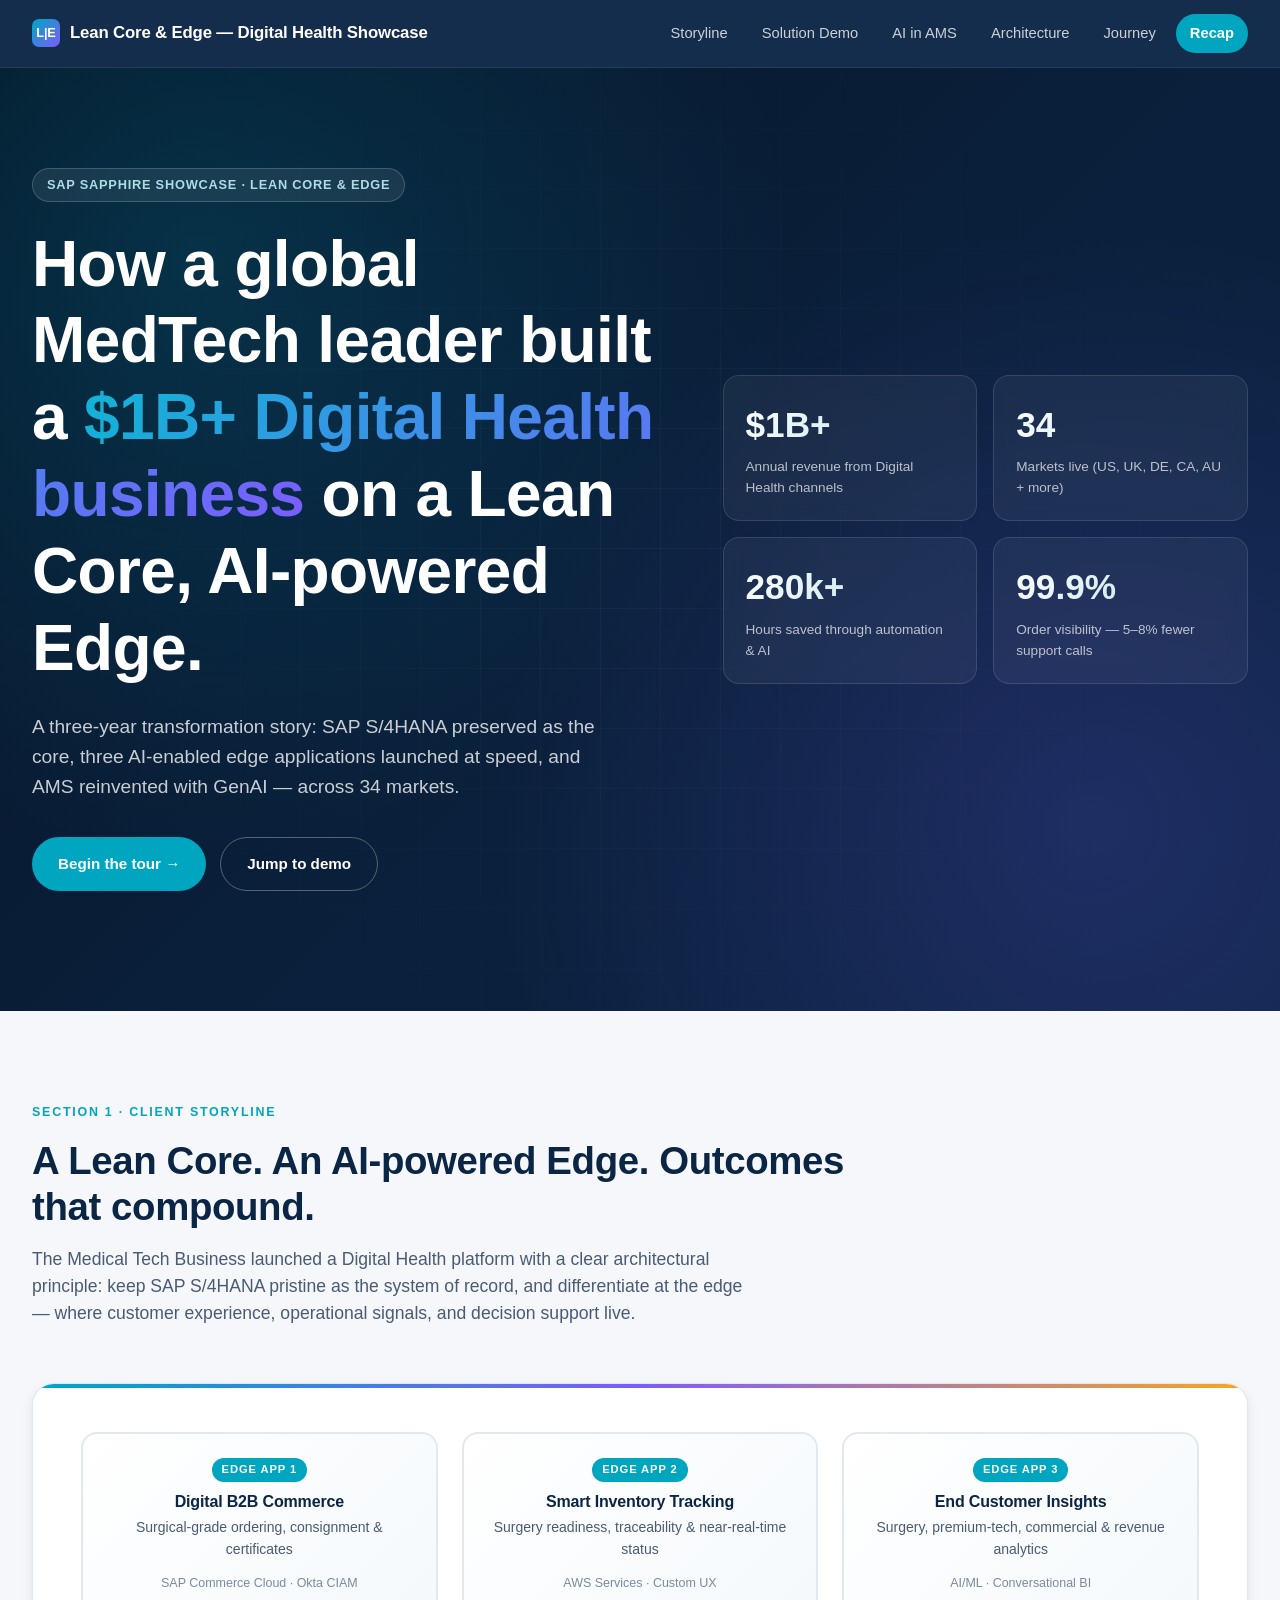
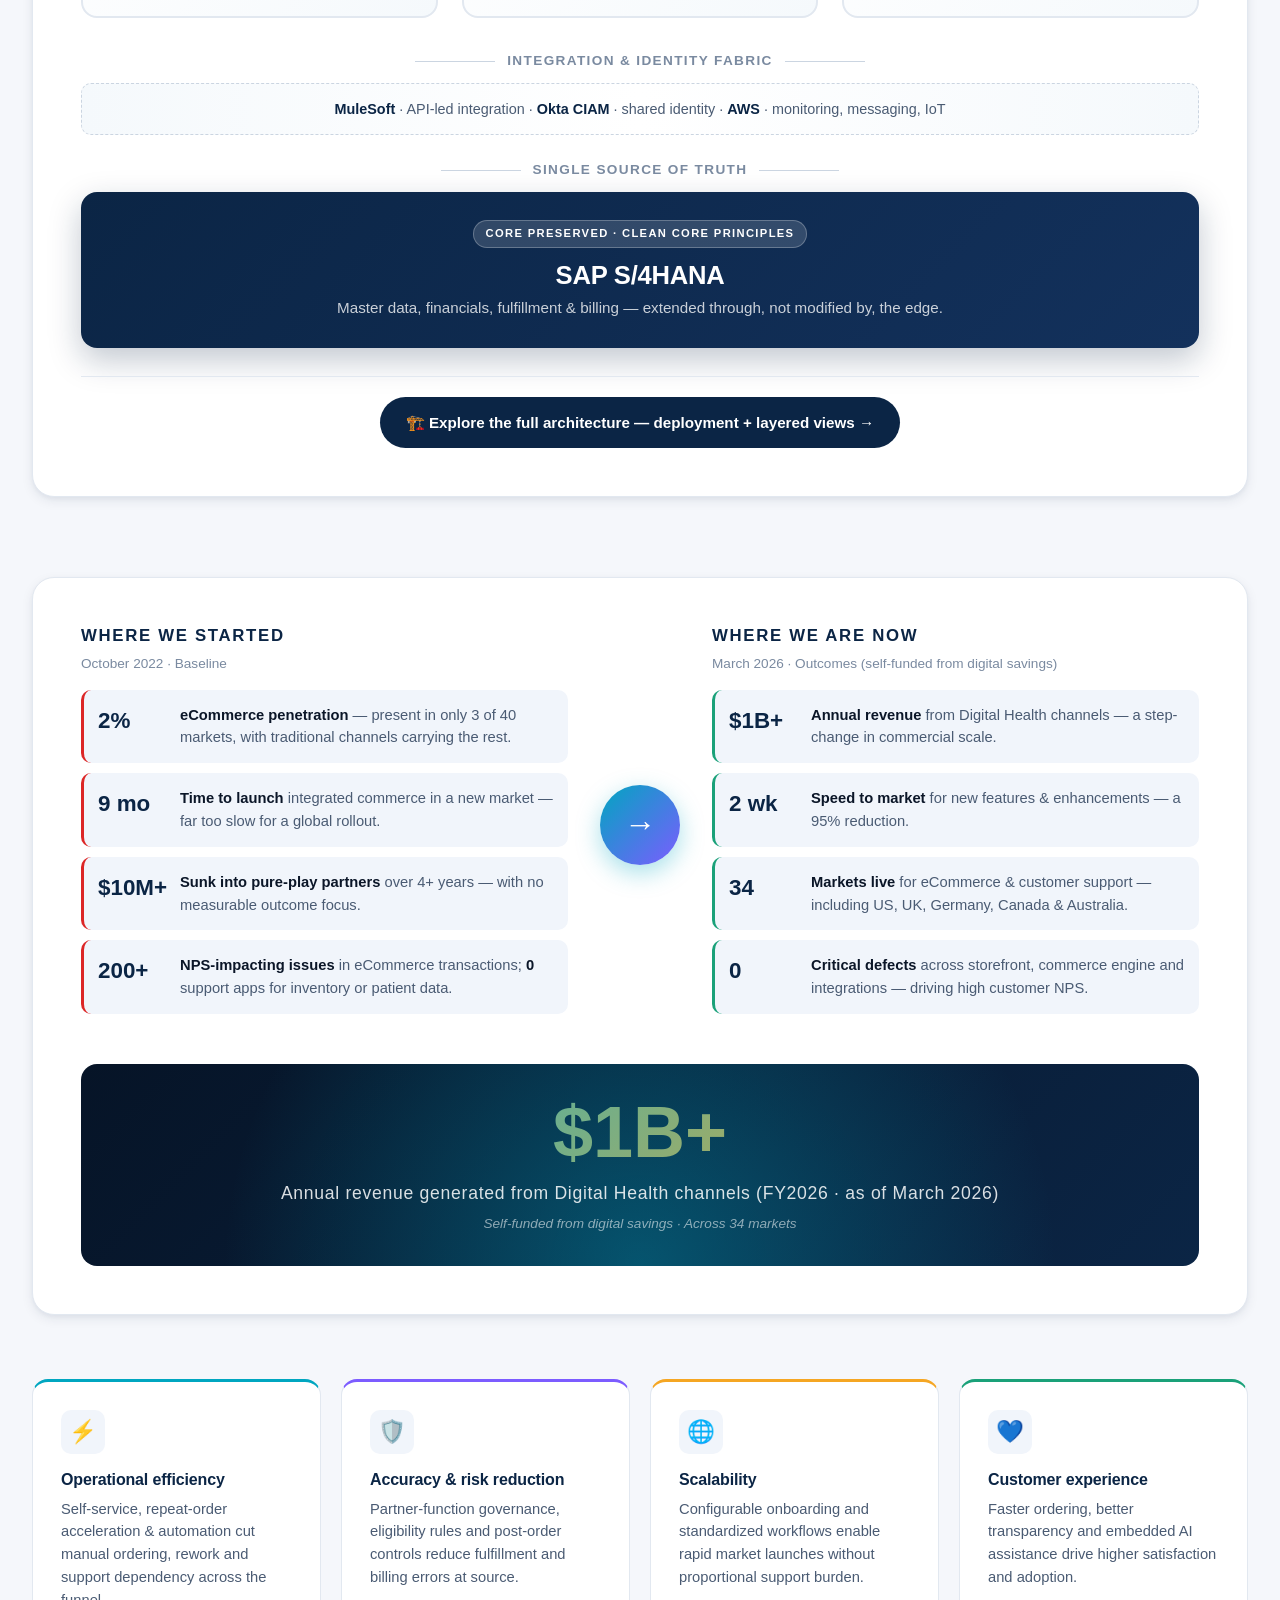
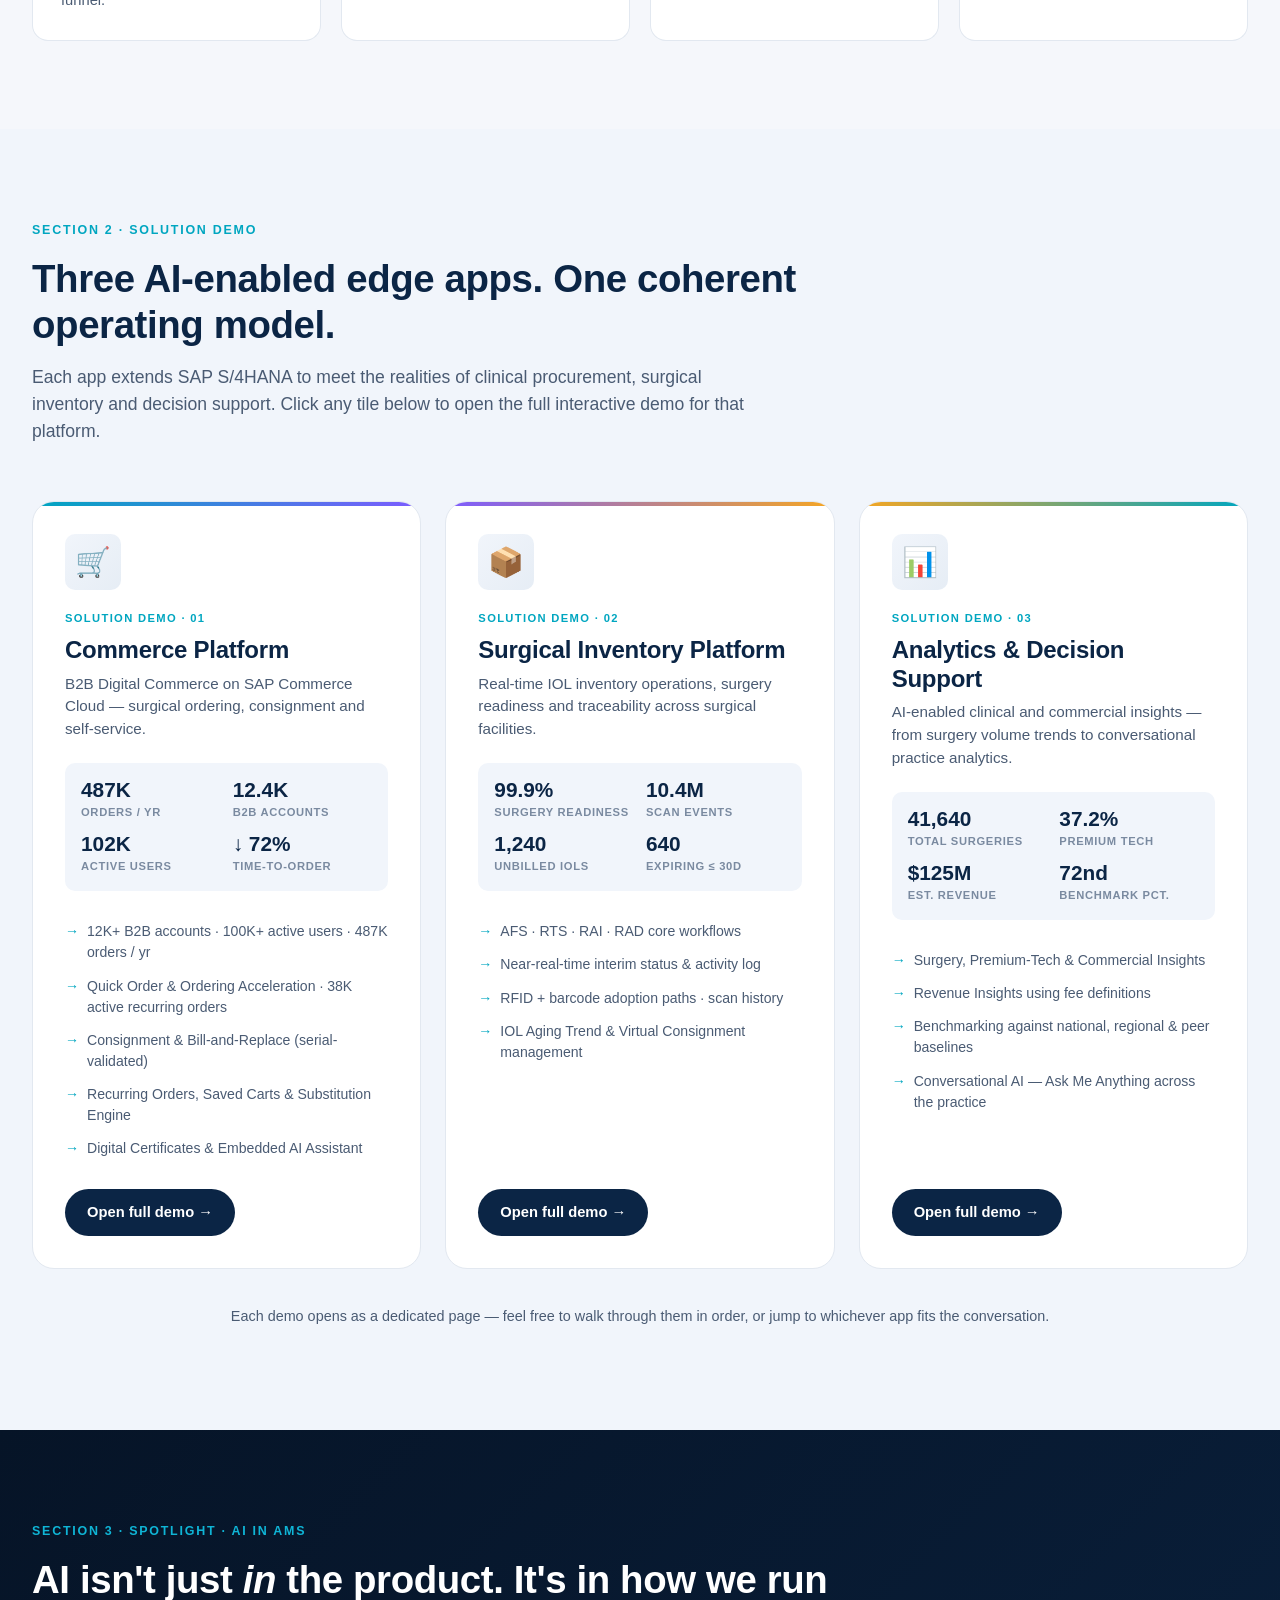
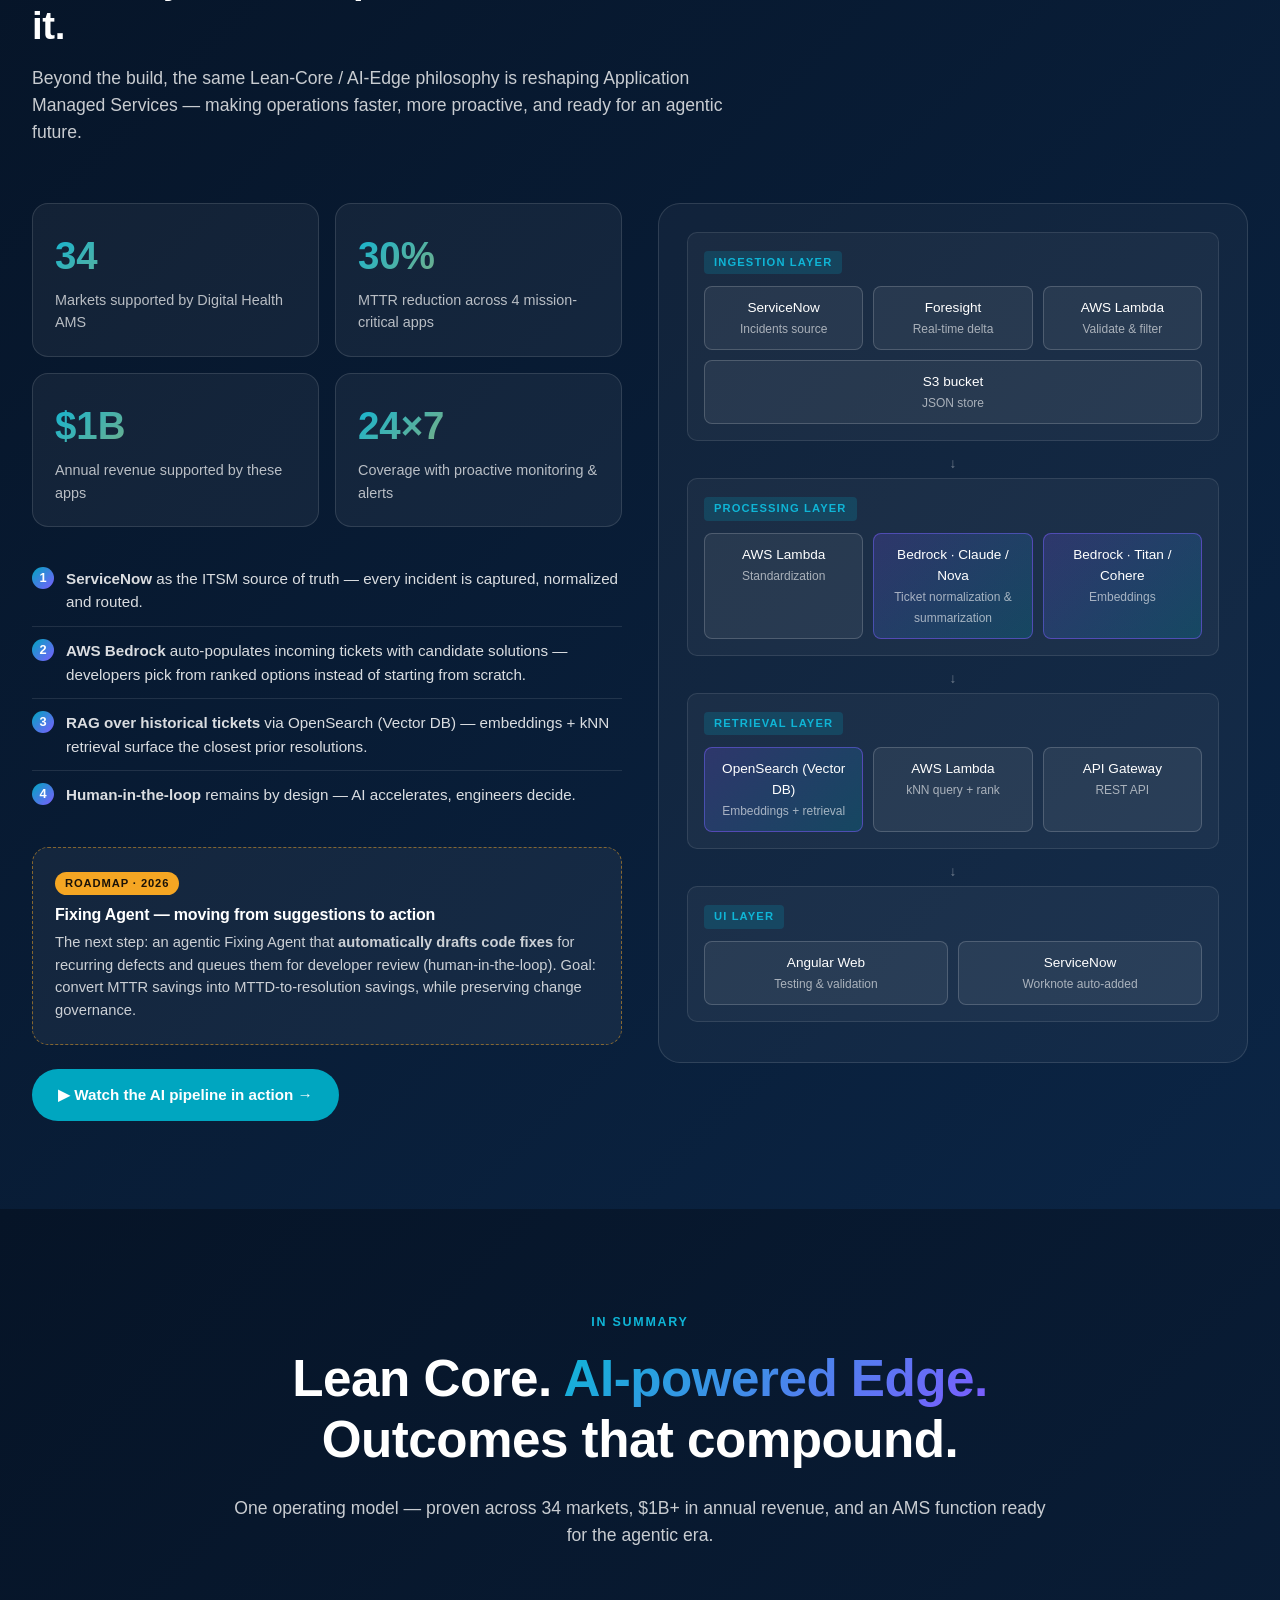
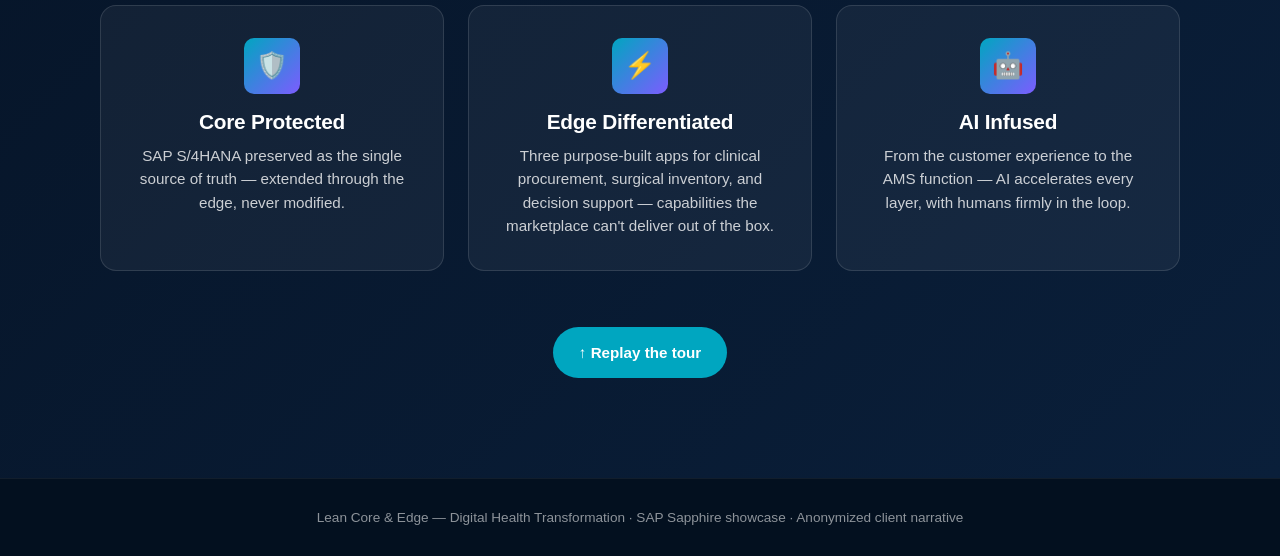
<file: lean-core-edge-showcase.html>
<!DOCTYPE html>
<html lang="en">
<head>
<meta charset="UTF-8" />
<meta http-equiv="refresh" content="0; url=index.html" />
<title>Lean Core &amp; Edge — Showcase (moved)</title>
</head>
<body>
<p>This page has moved. <a href="index.html">Open the showcase →</a></p>
<script>window.location.replace('index.html');</script>
</body>
</html>
</file>
<file: showcase-styles.css>
/* ============================================
   Lean Core & Edge — Shared showcase stylesheet
   Used by: lean-core-edge-showcase.html,
            demo-commerce.html,
            demo-inventory.html,
            demo-analytics.html
   ============================================ */

:root {
  --bg: #f5f7fb;
  --bg-dark: #061427;
  --bg-deep: #0a1f3a;
  --surface: #ffffff;
  --surface-2: #f1f5fb;
  --primary: #0b2545;
  --primary-2: #13315c;
  --accent: #00a6c0;
  --accent-2: #0fb5d6;
  --highlight: #f5a623;
  --ai: #7c5cff;
  --ai-soft: #efeaff;
  --success: #1aa179;
  --warn: #d97706;
  --danger: #dc2626;
  --text: #0b1628;
  --text-muted: #4a5b73;
  --text-faint: #7a8aa0;
  --border: #e2e8f0;
  --border-strong: #cbd5e1;
  --shadow-sm: 0 1px 2px rgba(11,37,69,0.06), 0 1px 3px rgba(11,37,69,0.05);
  --shadow-md: 0 4px 12px rgba(11,37,69,0.08), 0 2px 4px rgba(11,37,69,0.04);
  --shadow-lg: 0 16px 40px rgba(11,37,69,0.12), 0 4px 8px rgba(11,37,69,0.04);
  --radius-sm: 6px;
  --radius-md: 10px;
  --radius-lg: 16px;
  --radius-xl: 22px;
}

* { box-sizing: border-box; }
html {
  scroll-behavior: smooth;
  /* Leave room for sticky topnav (~60px) + capability index-strip (~50px) when anchor-scrolling */
  scroll-padding-top: 130px;
}
body {
  margin: 0;
  font-family: 'Inter', -apple-system, BlinkMacSystemFont, 'Segoe UI', Roboto, sans-serif;
  color: var(--text);
  background: var(--bg);
  line-height: 1.55;
  -webkit-font-smoothing: antialiased;
}

h1,h2,h3,h4 { margin: 0 0 0.4em; line-height: 1.2; letter-spacing: -0.01em; }
h1 { font-size: clamp(2.2rem, 4.5vw, 3.6rem); font-weight: 700; }
h2 { font-size: clamp(1.8rem, 3vw, 2.5rem); font-weight: 700; }
h3 { font-size: 1.3rem; font-weight: 600; }
p { margin: 0 0 1em; }
.muted { color: var(--text-muted); }
.small { font-size: 0.875rem; }
.eyebrow {
  display: inline-block;
  font-size: 0.78rem;
  text-transform: uppercase;
  letter-spacing: 0.14em;
  color: var(--accent);
  font-weight: 600;
  margin-bottom: 1rem;
}

/* ---------- Top navigation ---------- */
.topnav {
  position: sticky; top: 0; z-index: 100;
  background: rgba(11,37,69,0.96);
  backdrop-filter: blur(8px);
  color: #fff;
  border-bottom: 1px solid rgba(255,255,255,0.08);
}
.topnav-inner {
  max-width: 1280px; margin: 0 auto;
  display: flex; align-items: center; justify-content: space-between;
  padding: 14px 32px;
}
.brand {
  display: flex; align-items: center; gap: 10px;
  font-weight: 700; letter-spacing: -0.01em; font-size: 1.05rem;
  color: #fff; text-decoration: none;
}
.brand-mark {
  width: 28px; height: 28px; border-radius: 7px;
  background: linear-gradient(135deg, var(--accent), var(--ai));
  display: flex; align-items: center; justify-content: center;
  color: #fff; font-weight: 700; font-size: 0.8rem;
}
.nav-links { display: flex; gap: 6px; flex-wrap: wrap; align-items: center; }
.nav-links a {
  color: rgba(255,255,255,0.78); text-decoration: none;
  font-size: 0.92rem; font-weight: 500;
  padding: 8px 14px; border-radius: 999px;
  transition: all 0.18s ease;
}
.nav-links a:hover { color: #fff; background: rgba(255,255,255,0.08); }
.nav-cta {
  background: var(--accent); color: #fff !important; font-weight: 600 !important;
}
.nav-cta:hover { background: var(--accent-2) !important; }
.nav-back {
  display: inline-flex; align-items: center; gap: 6px;
  color: rgba(255,255,255,0.65) !important; font-size: 0.85rem !important;
}
.nav-back:hover { color: #fff !important; }

/* ---------- Layout ---------- */
section { padding: 88px 32px; }
.container { max-width: 1280px; margin: 0 auto; }
.section-head { margin-bottom: 56px; max-width: 820px; }
.section-head h2 { color: var(--primary); }
.section-head p { color: var(--text-muted); font-size: 1.1rem; max-width: 720px; }

/* ---------- HERO (main showcase) ---------- */
.hero {
  background:
    radial-gradient(circle at 15% 20%, rgba(0,166,192,0.18) 0%, transparent 45%),
    radial-gradient(circle at 85% 80%, rgba(124,92,255,0.18) 0%, transparent 45%),
    linear-gradient(135deg, #061427 0%, #0a1f3a 50%, #0b2545 100%);
  color: #fff;
  padding: 100px 32px 120px;
  position: relative;
  overflow: hidden;
}
.hero::before {
  content: '';
  position: absolute; inset: 0;
  background-image:
    linear-gradient(rgba(255,255,255,0.04) 1px, transparent 1px),
    linear-gradient(90deg, rgba(255,255,255,0.04) 1px, transparent 1px);
  background-size: 60px 60px;
  pointer-events: none;
  mask-image: radial-gradient(circle at center, black 0%, transparent 75%);
}
.hero-inner {
  max-width: 1280px; margin: 0 auto; position: relative;
  display: grid; grid-template-columns: 1.2fr 1fr; gap: 60px; align-items: center;
}
.hero-eyebrow {
  display: inline-flex; align-items: center; gap: 8px;
  background: rgba(255,255,255,0.08); border: 1px solid rgba(255,255,255,0.18);
  padding: 6px 14px; border-radius: 999px;
  font-size: 0.8rem; font-weight: 600; letter-spacing: 0.06em;
  text-transform: uppercase; color: #aedce6;
  margin-bottom: 24px;
}
.hero h1 {
  color: #fff;
  font-size: clamp(2.4rem, 5vw, 4rem);
  font-weight: 700;
}
.hero h1 .grad,
.demo-hero h1 .grad,
.recap h2 .grad {
  background: linear-gradient(135deg, var(--accent-2), var(--ai));
  -webkit-background-clip: text; background-clip: text; color: transparent;
}
.hero-sub {
  font-size: 1.2rem; color: rgba(255,255,255,0.78); max-width: 580px;
  margin-top: 20px;
}
.hero-actions { display: flex; gap: 14px; margin-top: 36px; flex-wrap: wrap; }
.btn {
  display: inline-flex; align-items: center; gap: 8px;
  padding: 14px 26px; border-radius: 999px;
  font-weight: 600; font-size: 0.95rem; text-decoration: none;
  transition: all 0.2s ease; border: none; cursor: pointer;
}
.btn-primary { background: var(--accent); color: #fff; }
.btn-primary:hover { background: var(--accent-2); transform: translateY(-1px); }
.btn-ghost {
  background: transparent; color: #fff;
  border: 1px solid rgba(255,255,255,0.3);
}
.btn-ghost:hover { background: rgba(255,255,255,0.08); }
.btn-light {
  background: #fff; color: var(--primary);
}
.btn-light:hover { background: #eef4f8; }

.hero-stat-grid {
  display: grid; grid-template-columns: repeat(2, 1fr); gap: 16px;
}
.hero-stat {
  background: rgba(255,255,255,0.05);
  border: 1px solid rgba(255,255,255,0.12);
  border-radius: var(--radius-lg);
  padding: 22px; backdrop-filter: blur(10px);
}
.hero-stat .num {
  font-size: 2.2rem; font-weight: 700;
  background: linear-gradient(135deg, #fff, #aedce6);
  -webkit-background-clip: text; background-clip: text; color: transparent;
}
.hero-stat .label {
  color: rgba(255,255,255,0.7); font-size: 0.85rem; margin-top: 4px;
}

/* ---------- Section 1: Storyline ---------- */
.arch-diagram {
  background: var(--surface);
  border: 1px solid var(--border);
  border-radius: var(--radius-xl);
  padding: 48px;
  box-shadow: var(--shadow-md);
  position: relative;
  overflow: hidden;
}
.arch-diagram::before {
  content: '';
  position: absolute; top: 0; left: 0; right: 0;
  height: 4px;
  background: linear-gradient(90deg, var(--accent), var(--ai), var(--highlight));
}

.arch-row {
  display: grid;
  grid-template-columns: 1fr 1fr 1fr;
  gap: 24px;
  margin-bottom: 32px;
}
.arch-edge {
  background: linear-gradient(135deg, #fff, #f5f9fc);
  border: 2px solid var(--border);
  border-radius: var(--radius-lg);
  padding: 22px;
  text-align: center;
  position: relative;
  transition: all 0.2s;
}
.arch-edge:hover {
  border-color: var(--accent);
  transform: translateY(-2px);
  box-shadow: var(--shadow-md);
}
.arch-edge .badge {
  display: inline-block;
  background: var(--accent);
  color: #fff;
  font-size: 0.7rem;
  font-weight: 700;
  text-transform: uppercase;
  letter-spacing: 0.08em;
  padding: 3px 10px;
  border-radius: 999px;
  margin-bottom: 10px;
}
.arch-edge h4 { color: var(--primary); margin-bottom: 6px; }
.arch-edge .arch-stack { color: var(--text-faint); font-size: 0.78rem; margin-top: 8px; }

.arch-connector {
  text-align: center;
  color: var(--text-faint);
  margin: 4px 0 12px;
  font-size: 0.85rem;
  letter-spacing: 0.1em;
  text-transform: uppercase;
  font-weight: 600;
  position: relative;
}
.arch-connector::before, .arch-connector::after {
  content: '';
  display: inline-block;
  width: 80px; height: 1px; background: var(--border-strong);
  vertical-align: middle; margin: 0 12px;
}

.arch-fabric {
  background: linear-gradient(90deg, #f5f9fc, #fff, #f5f9fc);
  border: 1px dashed var(--border-strong);
  border-radius: var(--radius-md);
  padding: 14px;
  text-align: center;
  color: var(--text-muted);
  font-size: 0.9rem;
  margin-bottom: 24px;
  font-weight: 500;
}
.arch-fabric strong { color: var(--primary); }

.arch-core {
  background: linear-gradient(135deg, var(--primary), var(--primary-2));
  color: #fff;
  border-radius: var(--radius-lg);
  padding: 28px;
  text-align: center;
  box-shadow: 0 12px 32px rgba(11,37,69,0.25);
}
.arch-core .badge {
  display: inline-block;
  background: rgba(255,255,255,0.15);
  border: 1px solid rgba(255,255,255,0.25);
  font-size: 0.7rem; letter-spacing: 0.12em;
  text-transform: uppercase; font-weight: 700;
  padding: 4px 12px; border-radius: 999px;
  margin-bottom: 12px;
}
.arch-core h3 { color: #fff; font-size: 1.6rem; margin: 0; }
.arch-core p { color: rgba(255,255,255,0.78); margin: 6px 0 0; font-size: 0.95rem; }

/* Timeline */
.timeline {
  margin-top: 80px;
  background: var(--surface);
  border: 1px solid var(--border);
  border-radius: var(--radius-xl);
  padding: 48px;
  box-shadow: var(--shadow-md);
  position: relative;
}
.timeline-grid {
  display: grid;
  grid-template-columns: 1fr auto 1fr;
  gap: 32px;
  align-items: center;
}
.timeline-col h3 {
  color: var(--primary);
  font-size: 1.05rem;
  text-transform: uppercase;
  letter-spacing: 0.1em;
  margin-bottom: 6px;
}
.timeline-col .date { color: var(--text-faint); font-size: 0.85rem; margin-bottom: 16px; }
.pain { color: var(--danger); }
.gain { color: var(--success); }
.tl-item {
  display: flex; gap: 12px; align-items: flex-start;
  padding: 14px;
  border-radius: var(--radius-md);
  margin-bottom: 10px;
  background: var(--surface-2);
  border-left: 3px solid var(--border-strong);
}
.tl-item.before { border-left-color: var(--danger); }
.tl-item.after { border-left-color: var(--success); }
.tl-num { font-size: 1.4rem; font-weight: 700; color: var(--primary); min-width: 70px; }
.tl-text { font-size: 0.92rem; color: var(--text-muted); }
.tl-text strong { color: var(--text); }

.tl-arrow {
  background: linear-gradient(135deg, var(--accent), var(--ai));
  color: #fff;
  border-radius: 50%;
  width: 80px; height: 80px;
  display: flex; align-items: center; justify-content: center;
  font-size: 2rem;
  box-shadow: 0 8px 24px rgba(0,166,192,0.35);
}

.anchor-stat {
  margin-top: 40px;
  text-align: center;
  padding: 32px;
  background: linear-gradient(135deg, #061427, #0b2545);
  color: #fff;
  border-radius: var(--radius-lg);
  position: relative;
  overflow: hidden;
}
.anchor-stat::before {
  content: '';
  position: absolute; inset: 0;
  background: radial-gradient(circle at 50% 100%, rgba(0,166,192,0.4) 0%, transparent 70%);
}
.anchor-stat-content { position: relative; }
.anchor-stat .num {
  font-size: 4.5rem; font-weight: 700;
  background: linear-gradient(135deg, var(--accent-2), var(--highlight));
  -webkit-background-clip: text; background-clip: text; color: transparent;
  line-height: 1;
}
.anchor-stat .label {
  color: rgba(255,255,255,0.85);
  font-size: 1.1rem;
  margin-top: 12px;
  letter-spacing: 0.04em;
}
.anchor-stat .small-note {
  color: rgba(255,255,255,0.55);
  font-size: 0.85rem; margin-top: 6px; font-style: italic;
}

/* Value pillars */
.pillars {
  margin-top: 64px;
  display: grid;
  grid-template-columns: repeat(4, 1fr);
  gap: 20px;
}
.pillar {
  background: var(--surface);
  border: 1px solid var(--border);
  border-radius: var(--radius-lg);
  padding: 28px;
  transition: all 0.2s;
  border-top: 3px solid var(--accent);
}
.pillar:nth-child(2) { border-top-color: var(--ai); }
.pillar:nth-child(3) { border-top-color: var(--highlight); }
.pillar:nth-child(4) { border-top-color: var(--success); }
.pillar:hover { transform: translateY(-3px); box-shadow: var(--shadow-md); }
.pillar-icon {
  width: 44px; height: 44px;
  border-radius: var(--radius-md);
  background: var(--surface-2);
  display: flex; align-items: center; justify-content: center;
  margin-bottom: 16px;
  font-size: 1.4rem;
}
.pillar h4 { color: var(--primary); margin-bottom: 8px; }
.pillar p { color: var(--text-muted); font-size: 0.92rem; margin: 0; }

/* ============================================
   Section 2: Click-through demo tiles
   ============================================ */
.demo-section { background: var(--surface-2); }

.demo-tile-grid {
  display: grid; grid-template-columns: repeat(3, 1fr); gap: 24px;
}
.demo-tile {
  display: flex; flex-direction: column;
  background: var(--surface);
  border: 1px solid var(--border);
  border-radius: var(--radius-xl);
  padding: 32px;
  text-decoration: none; color: inherit;
  transition: all 0.25s ease;
  position: relative;
  overflow: hidden;
}
.demo-tile::before {
  content: '';
  position: absolute; top: 0; left: 0; right: 0;
  height: 4px;
  background: linear-gradient(90deg, var(--accent), var(--ai));
}
.demo-tile:nth-child(2)::before { background: linear-gradient(90deg, var(--ai), var(--highlight)); }
.demo-tile:nth-child(3)::before { background: linear-gradient(90deg, var(--highlight), var(--accent)); }
.demo-tile:hover {
  transform: translateY(-6px);
  box-shadow: var(--shadow-lg);
  border-color: var(--accent);
}
.demo-tile-icon {
  width: 56px; height: 56px; border-radius: var(--radius-md);
  background: linear-gradient(135deg, var(--surface-2), #e6edf5);
  display: flex; align-items: center; justify-content: center;
  font-size: 1.8rem;
  margin-bottom: 20px;
}
.demo-tile-num {
  display: inline-block;
  font-size: 0.7rem;
  font-weight: 700;
  letter-spacing: 0.12em;
  text-transform: uppercase;
  color: var(--accent);
  margin-bottom: 8px;
}
.demo-tile h3 {
  font-size: 1.5rem;
  color: var(--primary);
  margin-bottom: 8px;
}
.demo-tile-tagline {
  font-size: 0.95rem;
  color: var(--text-muted);
  line-height: 1.5;
  margin-bottom: 22px;
  flex-grow: 0;
}
.demo-tile-stats {
  display: grid; grid-template-columns: 1fr 1fr; gap: 12px;
  margin-bottom: 24px;
  padding: 16px;
  background: var(--surface-2);
  border-radius: var(--radius-md);
}
.demo-tile-stat .v {
  font-size: 1.3rem; font-weight: 700; color: var(--primary); line-height: 1.1;
}
.demo-tile-stat .l {
  font-size: 0.7rem; text-transform: uppercase; letter-spacing: 0.06em;
  color: var(--text-faint); font-weight: 600; margin-top: 2px;
}
.demo-tile-bullets {
  list-style: none; padding: 0; margin: 0 0 24px;
  flex-grow: 1;
}
.demo-tile-bullets li {
  padding: 6px 0 6px 22px;
  font-size: 0.88rem;
  color: var(--text-muted);
  position: relative;
  line-height: 1.5;
}
.demo-tile-bullets li::before {
  content: '→';
  color: var(--accent);
  font-weight: 700;
  position: absolute;
  left: 0;
  top: 6px;
}
.demo-tile-cta {
  display: inline-flex; align-items: center; gap: 8px;
  padding: 12px 22px;
  background: var(--primary);
  color: #fff;
  border-radius: 999px;
  font-weight: 600; font-size: 0.92rem;
  align-self: flex-start;
  transition: all 0.2s;
}
.demo-tile:hover .demo-tile-cta {
  background: var(--accent);
  transform: translateX(4px);
}

/* Legacy tabbed app panels — kept in case still referenced */
.app-tabs {
  display: flex;
  background: var(--surface);
  border-radius: var(--radius-xl);
  padding: 8px;
  box-shadow: var(--shadow-sm);
  margin-bottom: 40px;
  gap: 8px;
  border: 1px solid var(--border);
}
.app-tab {
  flex: 1;
  padding: 16px 20px;
  background: transparent;
  border: none;
  border-radius: var(--radius-lg);
  cursor: pointer;
  font-family: inherit;
  font-weight: 600;
  color: var(--text-muted);
  font-size: 0.95rem;
  transition: all 0.2s;
  display: flex; align-items: center; gap: 12px;
  justify-content: flex-start;
  text-align: left;
}
.app-tab:hover { background: var(--surface-2); color: var(--text); }
.app-tab.active {
  background: linear-gradient(135deg, var(--primary), var(--primary-2));
  color: #fff;
  box-shadow: 0 6px 16px rgba(11,37,69,0.2);
}
.app-tab-icon {
  width: 32px; height: 32px; border-radius: 8px;
  background: var(--surface-2);
  display: flex; align-items: center; justify-content: center;
  font-size: 1.1rem;
}
.app-tab.active .app-tab-icon { background: rgba(255,255,255,0.15); }
.app-tab-meta { display: flex; flex-direction: column; line-height: 1.2; }
.app-tab-meta .sub { font-size: 0.74rem; opacity: 0.7; font-weight: 500; }

.app-panel { display: none; }
.app-panel.active { display: block; animation: fade 0.4s ease; }
@keyframes fade { from { opacity: 0; transform: translateY(8px); } to { opacity: 1; transform: none; } }

.app-grid {
  display: grid; grid-template-columns: 1fr 1.3fr; gap: 36px;
  align-items: start;
}

.app-info h3 {
  font-size: 1.7rem;
  color: var(--primary);
  margin-bottom: 4px;
}
.app-info .app-sub {
  color: var(--text-muted);
  font-size: 1.02rem;
  margin-bottom: 24px;
}
.app-stack-tag {
  display: inline-flex; align-items: center; gap: 6px;
  background: var(--surface);
  border: 1px solid var(--border);
  color: var(--text-muted);
  font-size: 0.78rem; font-weight: 600;
  padding: 4px 12px; border-radius: 999px;
  margin-bottom: 18px;
}
.app-stack-tag .dot { width: 6px; height: 6px; border-radius: 50%; background: var(--accent); }

.feat-block {
  background: var(--surface);
  border: 1px solid var(--border);
  border-radius: var(--radius-lg);
  padding: 22px;
  margin-bottom: 18px;
}
.feat-block h4 {
  color: var(--primary); margin-bottom: 12px;
  display: flex; align-items: center; gap: 8px;
  font-size: 1rem;
  text-transform: uppercase; letter-spacing: 0.06em;
}
.feat-block.ai h4 { color: var(--ai); }
.feat-block.ai { border-left: 3px solid var(--ai); }
.feat-list { list-style: none; padding: 0; margin: 0; }
.feat-list li {
  padding: 10px 0;
  border-top: 1px solid var(--border);
  color: var(--text-muted);
  font-size: 0.92rem;
}
.feat-list li:first-child { border-top: none; padding-top: 0; }
.feat-list strong { color: var(--text); display: block; margin-bottom: 2px; }
.ai-pill {
  display: inline-block;
  background: var(--ai-soft);
  color: var(--ai);
  font-size: 0.7rem;
  font-weight: 700;
  padding: 2px 8px;
  border-radius: 999px;
  margin-left: 6px;
  letter-spacing: 0.04em;
  text-transform: uppercase;
}

/* ---------- Mockup primitives (used in demo pages) ---------- */
.mockup {
  background: var(--surface);
  border: 1px solid var(--border);
  border-radius: var(--radius-lg);
  overflow: hidden;
  box-shadow: var(--shadow-lg);
}
.mockup.sticky { position: sticky; top: 80px; }
.mockup-chrome {
  background: #f0f3f7;
  border-bottom: 1px solid var(--border);
  padding: 10px 14px;
  display: flex; align-items: center; gap: 8px;
}
.mockup-dot { width: 10px; height: 10px; border-radius: 50%; background: #d1d5db; }
.mockup-dot:nth-child(1) { background: #ff6b6b; }
.mockup-dot:nth-child(2) { background: #ffd966; }
.mockup-dot:nth-child(3) { background: #6dd58c; }
.mockup-url {
  flex: 1;
  background: #fff;
  border: 1px solid var(--border);
  border-radius: 6px;
  padding: 4px 12px;
  font-size: 0.78rem;
  color: var(--text-muted);
  margin-left: 6px;
  font-family: 'Menlo', monospace;
}
.mockup-body { padding: 0; }

.mock-appbar {
  background: var(--primary);
  color: #fff;
  padding: 14px 20px;
  display: flex; align-items: center; justify-content: space-between;
}
.mock-appbar-left { display: flex; align-items: center; gap: 16px; }
.mock-logo {
  width: 28px; height: 28px;
  border-radius: 6px;
  background: linear-gradient(135deg, var(--accent), var(--ai));
  display: flex; align-items: center; justify-content: center;
  color: #fff; font-weight: 700; font-size: 0.8rem;
}
.mock-nav { display: flex; gap: 18px; font-size: 0.84rem; flex-wrap: wrap; }
.mock-nav span { color: rgba(255,255,255,0.7); cursor: pointer; }
.mock-nav span.active { color: #fff; font-weight: 600; }
.mock-appbar-right { display: flex; align-items: center; gap: 12px; font-size: 0.82rem; }
.mock-search {
  background: rgba(255,255,255,0.12);
  border-radius: 6px;
  padding: 5px 10px;
  color: rgba(255,255,255,0.6);
  font-size: 0.78rem;
  width: 220px;
}
.mock-avatar {
  width: 26px; height: 26px; border-radius: 50%;
  background: linear-gradient(135deg, var(--highlight), var(--accent-2));
}

.mock-content { padding: 22px; }
.mock-h1 { font-size: 1.1rem; font-weight: 700; color: var(--primary); margin-bottom: 4px; }
.mock-sub { font-size: 0.82rem; color: var(--text-muted); margin-bottom: 18px; }

.ai-banner {
  background: linear-gradient(135deg, var(--ai-soft), #faf6ff);
  border: 1px solid #d9cfff;
  border-radius: var(--radius-md);
  padding: 14px 16px;
  margin-bottom: 18px;
  display: flex; gap: 12px; align-items: flex-start;
}
.ai-banner-icon {
  width: 32px; height: 32px;
  border-radius: 8px;
  background: linear-gradient(135deg, var(--ai), #5a3fdb);
  color: #fff;
  display: flex; align-items: center; justify-content: center;
  font-weight: 700; font-size: 0.75rem;
  flex-shrink: 0;
}
.ai-banner-text { font-size: 0.85rem; color: var(--text); }
.ai-banner-text strong { color: var(--ai); }
.ai-banner-text .sub { color: var(--text-muted); font-size: 0.78rem; margin-top: 4px; }

.mock-card {
  background: var(--surface-2);
  border: 1px solid var(--border);
  border-radius: var(--radius-md);
  padding: 14px;
  margin-bottom: 12px;
}
.mock-row {
  display: flex; justify-content: space-between; align-items: center;
  padding: 8px 0;
  border-top: 1px solid var(--border);
  font-size: 0.85rem;
}
.mock-row:first-child { border-top: none; padding-top: 0; }
.mock-row .name { color: var(--text); font-weight: 500; }
.mock-row .sku { color: var(--text-faint); font-size: 0.75rem; }
.mock-tag {
  font-size: 0.7rem; font-weight: 700; padding: 2px 8px; border-radius: 4px;
  text-transform: uppercase; letter-spacing: 0.06em;
}
.tag-ok { background: #def7ec; color: #057a55; }
.tag-warn { background: #fef3c7; color: #92400e; }
.tag-danger { background: #fee2e2; color: #991b1b; }
.tag-ai { background: var(--ai-soft); color: var(--ai); }
.tag-info { background: #dbeafe; color: #1e40af; }

.mock-grid-2 { display: grid; grid-template-columns: 1fr 1fr; gap: 12px; }
.mock-grid-3 { display: grid; grid-template-columns: 1fr 1fr 1fr; gap: 12px; }

.widget-grid { display: grid; grid-template-columns: 1fr 1fr 1fr; gap: 10px; }
.widget {
  background: var(--surface-2);
  border: 1px solid var(--border);
  border-radius: var(--radius-md);
  padding: 12px;
}
.widget .w-label { font-size: 0.7rem; text-transform: uppercase; color: var(--text-faint); letter-spacing: 0.08em; font-weight: 600; }
.widget .w-val { font-size: 1.4rem; font-weight: 700; color: var(--primary); margin-top: 4px; }
.widget .w-trend { font-size: 0.75rem; color: var(--success); margin-top: 4px; }
.widget.ai-w { border-color: #d9cfff; background: linear-gradient(135deg, #fff, #faf6ff); }
.widget.ai-w .w-label { color: var(--ai); }

.chart-bars {
  display: flex; align-items: flex-end; gap: 8px;
  height: 110px; margin: 14px 0;
}
.chart-bars .bar {
  flex: 1;
  background: linear-gradient(180deg, var(--accent), var(--accent-2));
  border-radius: 4px 4px 0 0;
  position: relative;
}
.chart-bars .bar.peer { background: linear-gradient(180deg, #cbd5e1, #94a3b8); }
.chart-bars .bar-label {
  position: absolute; bottom: -18px; left: 0; right: 0;
  text-align: center; font-size: 0.65rem; color: var(--text-faint);
}
.chart-bars .bar.highlight {
  background: linear-gradient(180deg, var(--ai), #5a3fdb);
}

/* Higher-fidelity dashboard mockup helpers */
.mock-page-head {
  display: flex; justify-content: space-between; align-items: flex-start;
  margin-bottom: 16px; gap: 16px; flex-wrap: wrap;
}
.mock-page-title { font-size: 1.15rem; font-weight: 700; color: var(--primary); margin-bottom: 4px; }
.mock-page-sub { font-size: 0.82rem; color: var(--text-muted); max-width: 360px; }
.mock-filters { display: flex; gap: 10px; flex-wrap: wrap; }
.mock-filter {
  background: #fff; border: 1px solid var(--border); border-radius: 6px;
  padding: 6px 10px; font-size: 0.74rem;
}
.mock-filter .lbl {
  display: block; font-size: 0.62rem; font-weight: 700;
  color: var(--text-faint); text-transform: uppercase; letter-spacing: 0.08em;
}
.mock-filter .val { color: var(--text); font-weight: 600; }
.mock-filter .val::after { content: ' ▾'; color: var(--text-faint); font-size: 0.7rem; }

.mock-kpi-row {
  display: grid; grid-template-columns: repeat(4, 1fr); gap: 10px;
  margin-bottom: 14px;
}
.mock-kpi {
  background: #fff; border: 1px solid var(--border); border-radius: var(--radius-md);
  padding: 12px;
}
.mock-kpi .icon { font-size: 1rem; opacity: 0.7; }
.mock-kpi .val {
  font-size: 1.4rem; font-weight: 700; color: var(--primary);
  line-height: 1.1; margin-top: 4px;
}
.mock-kpi .lbl {
  font-size: 0.66rem; text-transform: uppercase; letter-spacing: 0.06em;
  color: var(--text-faint); font-weight: 600; margin-top: 4px;
}
.mock-kpi .delta { font-size: 0.7rem; margin-top: 4px; color: var(--success); font-weight: 600; }
.mock-kpi .delta.down { color: var(--danger); }
.mock-kpi .delta.warn { color: var(--warn); }

.mock-cap-grid {
  display: grid; grid-template-columns: repeat(2, 1fr); gap: 8px;
  margin-top: 12px;
}
.mock-cap {
  background: #fff; border: 1px solid var(--border); border-radius: var(--radius-md);
  padding: 10px 12px;
  position: relative;
  font-size: 0.78rem;
}
.mock-cap .cat-badge {
  position: absolute; top: 8px; right: 8px;
  font-size: 0.58rem; font-weight: 700; letter-spacing: 0.08em;
  text-transform: uppercase; padding: 2px 6px; border-radius: 4px;
  background: #eef2f7; color: var(--text-muted);
}
.mock-cap .cat-badge.ai { background: var(--ai-soft); color: var(--ai); }
.mock-cap .cap-icon { font-size: 1rem; margin-bottom: 2px; }
.mock-cap .cap-title { font-weight: 700; color: var(--primary); margin-bottom: 2px; font-size: 0.8rem; padding-right: 50px; }
.mock-cap .cap-desc { color: var(--text-muted); font-size: 0.72rem; line-height: 1.3; }

.mock-donut {
  width: 90px; height: 90px; border-radius: 50%;
  background: conic-gradient(var(--primary) 0% 52%, var(--accent) 52% 83%, var(--accent-2) 83% 100%);
  position: relative;
  flex-shrink: 0;
}
.mock-donut::after {
  content: '';
  position: absolute; inset: 18px;
  background: #fff; border-radius: 50%;
}
.mock-donut-row { display: flex; gap: 16px; align-items: center; }
.mock-donut-legend { font-size: 0.74rem; color: var(--text-muted); }
.mock-donut-legend div { padding: 3px 0; display: flex; align-items: center; gap: 6px; }
.mock-donut-legend .swatch { width: 10px; height: 10px; border-radius: 2px; }

.mock-chart-card {
  background: #fff; border: 1px solid var(--border); border-radius: var(--radius-md);
  padding: 12px; margin-bottom: 12px;
}
.mock-chart-title { font-size: 0.82rem; font-weight: 600; color: var(--primary); margin-bottom: 4px; }
.mock-chart-sub { font-size: 0.7rem; color: var(--text-faint); margin-bottom: 8px; }

.bench-bar {
  background: #eef2f7;
  height: 14px; border-radius: 8px; position: relative;
  margin: 14px 0 6px;
}
.bench-bar .fill {
  background: linear-gradient(90deg, var(--accent), var(--ai));
  height: 100%; border-radius: 8px;
}
.bench-bar .marker {
  position: absolute; top: -5px;
  width: 2px; height: 24px; background: var(--text); opacity: 0.7;
}
.bench-bar .marker .ml {
  position: absolute; top: -16px; left: 50%; transform: translateX(-50%);
  font-size: 0.62rem; white-space: nowrap; color: var(--text-muted); font-weight: 600;
}
.bench-axis {
  display: flex; justify-content: space-between;
  font-size: 0.62rem; color: var(--text-faint);
}

.conv-box {
  background: var(--surface);
  border: 1px solid var(--border);
  border-radius: var(--radius-md);
  padding: 12px;
  font-size: 0.86rem;
  margin-top: 8px;
}
.conv-q {
  color: var(--text);
  background: #eef2f7;
  padding: 8px 12px;
  border-radius: 8px 8px 8px 2px;
  margin-bottom: 10px;
  display: inline-block;
}
.conv-a {
  color: var(--text);
  background: var(--ai-soft);
  border-left: 2px solid var(--ai);
  padding: 8px 12px;
  border-radius: 0 8px 8px 0;
}
.conv-a strong { color: var(--ai); }

/* ============================================
   Demo page specific
   ============================================ */
.demo-hero {
  background: linear-gradient(135deg, #061427 0%, #0a1f3a 60%, #0b2545 100%);
  color: #fff;
  padding: 80px 32px 80px;
  position: relative;
  overflow: hidden;
}
.demo-hero::before {
  content: '';
  position: absolute; inset: 0;
  background:
    radial-gradient(circle at 20% 30%, rgba(0,166,192,0.25) 0%, transparent 50%),
    radial-gradient(circle at 90% 80%, rgba(124,92,255,0.22) 0%, transparent 50%);
  pointer-events: none;
}
.demo-hero-inner {
  max-width: 1280px; margin: 0 auto; position: relative;
  display: grid; grid-template-columns: 1.3fr 1fr; gap: 48px; align-items: center;
}
.demo-hero h1 { color: #fff; font-size: clamp(2.2rem, 4vw, 3.4rem); margin-bottom: 12px; }
.demo-hero .stack-tag {
  display: inline-flex; align-items: center; gap: 8px;
  background: rgba(255,255,255,0.08);
  border: 1px solid rgba(255,255,255,0.18);
  color: rgba(255,255,255,0.85);
  font-size: 0.82rem; font-weight: 500;
  padding: 6px 14px; border-radius: 999px;
  margin-bottom: 24px;
}
.demo-hero .stack-tag .dot {
  width: 6px; height: 6px; border-radius: 50%; background: var(--accent-2);
}
.demo-hero .tagline {
  font-size: 1.15rem; color: rgba(255,255,255,0.78); max-width: 580px; margin-bottom: 32px;
}

.live-dashboard {
  background: var(--surface);
  border: 1px solid var(--border);
  border-radius: var(--radius-xl);
  padding: 0;
  overflow: hidden;
  box-shadow: var(--shadow-lg);
  margin-top: -50px;
  position: relative; z-index: 2;
}
.live-dashboard-head {
  background: linear-gradient(135deg, var(--primary), var(--primary-2));
  color: #fff;
  padding: 18px 28px;
  display: flex; align-items: center; justify-content: space-between;
  flex-wrap: wrap; gap: 16px;
}
.live-dashboard-head .lh-title {
  display: flex; align-items: center; gap: 14px;
}
.live-dashboard-head .lh-mark {
  width: 36px; height: 36px; border-radius: 8px;
  background: linear-gradient(135deg, var(--accent), var(--ai));
  display: flex; align-items: center; justify-content: center;
  font-weight: 700; color: #fff;
}
.live-dashboard-head .lh-name {
  font-weight: 700; font-size: 1.02rem; line-height: 1.2;
}
.live-dashboard-head .lh-sub {
  font-size: 0.76rem; color: rgba(255,255,255,0.6); margin-top: 2px;
}
.live-dashboard-head .lh-tag {
  font-size: 0.68rem; font-weight: 700; letter-spacing: 0.1em; text-transform: uppercase;
  background: rgba(0,166,192,0.18); color: var(--accent-2);
  padding: 4px 10px; border-radius: 4px;
}
.live-dashboard-body { padding: 24px; }
.live-dashboard-body .mock-kpi-row { margin-bottom: 16px; }
.live-dashboard-body .mock-kpi { padding: 16px; }
.live-dashboard-body .mock-kpi .val { font-size: 1.7rem; }
.live-dashboard-body .mock-kpi .lbl { font-size: 0.7rem; }

.live-dashboard-body .chart-bars { height: 120px; }

/* Capability sections */
.cap-section {
  padding: 80px 32px;
}
.cap-section.alt { background: var(--surface-2); }
.cap-row {
  display: grid;
  grid-template-columns: 1fr 1.2fr;
  gap: 48px;
  align-items: center;
  max-width: 1280px;
  margin: 0 auto 80px;
}
.cap-row:last-child { margin-bottom: 0; }
.cap-row.flip { grid-template-columns: 1.2fr 1fr; }
.cap-row.flip .cap-text-col { order: 2; }
.cap-row.flip .cap-mockup-col { order: 1; }
.cap-text-col { padding: 16px 0; }
.cap-cat-badge {
  display: inline-block;
  font-size: 0.7rem; font-weight: 700; letter-spacing: 0.12em;
  text-transform: uppercase; padding: 4px 12px; border-radius: 999px;
  background: var(--accent); color: #fff;
  margin-bottom: 14px;
}
.cap-cat-badge.cat-ai { background: linear-gradient(135deg, var(--ai), #5a3fdb); }
.cap-cat-badge.cat-warn { background: var(--warn); }
.cap-cat-badge.cat-success { background: var(--success); }
.cap-cat-badge.cat-pink { background: #db2777; }
.cap-cat-badge.cat-indigo { background: #4f46e5; }
.cap-cat-badge.cat-blue { background: #1e40af; }
.cap-cat-badge.cat-amber { background: #b45309; }
.cap-cat-badge.cat-teal { background: var(--accent); }

.cap-text-col h3 {
  color: var(--primary);
  font-size: 1.7rem;
  margin-bottom: 10px;
}
.cap-text-col .cap-desc-lead {
  font-size: 1.05rem; color: var(--text-muted); margin-bottom: 18px;
}
.cap-bullets {
  list-style: none; padding: 0; margin: 18px 0 0;
}
.cap-bullets li {
  padding: 10px 0 10px 28px;
  font-size: 0.92rem;
  color: var(--text-muted);
  border-top: 1px solid var(--border);
  position: relative;
  line-height: 1.55;
}
.cap-bullets li:first-child { border-top: none; }
.cap-bullets li::before {
  content: '✓';
  color: var(--success);
  font-weight: 700;
  position: absolute;
  left: 4px;
  top: 10px;
}
.cap-value-tag {
  display: inline-block;
  margin-top: 18px;
  font-size: 0.82rem;
  background: var(--ai-soft);
  color: var(--ai);
  padding: 8px 14px;
  border-radius: var(--radius-md);
  font-weight: 500;
  border-left: 3px solid var(--ai);
}
.cap-value-tag strong { font-weight: 700; }

/* Index strip on demo pages */
.index-strip {
  background: var(--surface);
  border-bottom: 1px solid var(--border);
  padding: 14px 32px;
  position: sticky; top: 60px; z-index: 50;
}
.index-strip-inner {
  max-width: 1280px; margin: 0 auto;
  display: flex; gap: 14px; flex-wrap: wrap; align-items: center;
}
.index-strip-label {
  font-size: 0.72rem; color: var(--text-faint);
  text-transform: uppercase; letter-spacing: 0.1em; font-weight: 700;
}
.index-strip a {
  color: var(--text-muted);
  text-decoration: none;
  font-size: 0.86rem; font-weight: 500;
  padding: 4px 10px; border-radius: 6px;
  transition: all 0.15s;
}
.index-strip a:hover { color: var(--primary); background: var(--surface-2); }

/* Roadmap (AI extensions) */
.roadmap-section {
  background: linear-gradient(135deg, #1e1730, #2a1a4a);
  color: #fff;
  padding: 80px 32px;
}
.roadmap-section h2 { color: #fff; }
.roadmap-section .section-head p { color: rgba(255,255,255,0.78); }
.roadmap-section .eyebrow { color: var(--ai); }
.roadmap-grid {
  display: grid; grid-template-columns: repeat(2, 1fr); gap: 20px;
}
.roadmap-card {
  background: rgba(255,255,255,0.04);
  border: 1px solid rgba(255,255,255,0.12);
  border-radius: var(--radius-lg);
  padding: 26px;
  position: relative;
  overflow: hidden;
}
.roadmap-card::before {
  content: '';
  position: absolute; top: 0; left: 0; bottom: 0;
  width: 3px;
  background: linear-gradient(180deg, var(--ai), var(--accent));
}
.roadmap-card .icon {
  width: 40px; height: 40px;
  border-radius: 8px;
  background: linear-gradient(135deg, var(--ai), #5a3fdb);
  display: flex; align-items: center; justify-content: center;
  font-size: 1.2rem; margin-bottom: 14px;
}
.roadmap-card h4 { color: #fff; margin-bottom: 8px; font-size: 1.1rem; }
.roadmap-card p { color: rgba(255,255,255,0.78); font-size: 0.92rem; margin: 0; }

/* Cross-navigation between demos */
.cross-nav {
  background: linear-gradient(135deg, #061427, #0a1f3a);
  color: #fff;
  padding: 60px 32px;
}
.cross-nav-inner {
  max-width: 1280px; margin: 0 auto;
}
.cross-nav h3 {
  color: rgba(255,255,255,0.65);
  font-size: 0.9rem;
  text-transform: uppercase;
  letter-spacing: 0.12em;
  font-weight: 600;
  margin-bottom: 24px;
}
.cross-nav-grid {
  display: grid; grid-template-columns: repeat(3, 1fr); gap: 16px;
}
.cross-nav-card {
  background: rgba(255,255,255,0.04);
  border: 1px solid rgba(255,255,255,0.12);
  border-radius: var(--radius-lg);
  padding: 22px;
  text-decoration: none; color: inherit;
  transition: all 0.2s;
  display: flex; flex-direction: column; gap: 6px;
}
.cross-nav-card:hover {
  background: rgba(255,255,255,0.08);
  border-color: var(--accent);
  transform: translateY(-3px);
}
.cross-nav-card.current {
  background: rgba(0,166,192,0.12);
  border-color: var(--accent);
}
.cross-nav-card .icon { font-size: 1.4rem; margin-bottom: 6px; }
.cross-nav-card .name { color: #fff; font-weight: 700; font-size: 1rem; }
.cross-nav-card .desc { color: rgba(255,255,255,0.65); font-size: 0.85rem; }
.cross-nav-card .cta { color: var(--accent-2); font-size: 0.82rem; font-weight: 600; margin-top: 10px; }
.cross-nav-card.current .cta { color: rgba(255,255,255,0.5); }

/* ============================================
   Section 3: AMS
   ============================================ */
.ams-section {
  background: linear-gradient(135deg, #061427, #0b2545);
  color: #fff;
}
.ams-section h2, .ams-section h3, .ams-section h4 { color: #fff; }
.ams-section .section-head p { color: rgba(255,255,255,0.78); }
.ams-section .eyebrow { color: var(--accent-2); }

.ams-grid {
  display: grid; grid-template-columns: 1fr 1fr; gap: 36px;
  align-items: start;
}

.ams-stats {
  display: grid; grid-template-columns: 1fr 1fr; gap: 16px;
  margin-bottom: 28px;
}
.ams-stat {
  background: rgba(255,255,255,0.05);
  border: 1px solid rgba(255,255,255,0.12);
  border-radius: var(--radius-lg);
  padding: 22px;
}
.ams-stat .num {
  font-size: 2.4rem; font-weight: 700;
  background: linear-gradient(135deg, var(--accent-2), var(--highlight));
  -webkit-background-clip: text; background-clip: text; color: transparent;
}
.ams-stat .label { color: rgba(255,255,255,0.7); font-size: 0.9rem; margin-top: 4px; }

.ams-list { list-style: none; padding: 0; margin: 24px 0 0; }
.ams-list li {
  padding: 12px 0;
  border-top: 1px solid rgba(255,255,255,0.1);
  display: flex; gap: 12px; align-items: flex-start;
  font-size: 0.95rem;
  color: rgba(255,255,255,0.85);
}
.ams-list li:first-child { border-top: none; }
.ams-bullet {
  width: 22px; height: 22px; border-radius: 50%;
  background: linear-gradient(135deg, var(--accent), var(--ai));
  color: #fff; display: flex; align-items: center; justify-content: center;
  font-size: 0.8rem; font-weight: 700; flex-shrink: 0;
}

.ams-roadmap {
  margin-top: 28px;
  background: rgba(255,255,255,0.05);
  border: 1px dashed rgba(245,166,35,0.5);
  border-radius: var(--radius-lg);
  padding: 22px;
}
.ams-roadmap-tag {
  display: inline-block; background: var(--highlight); color: #1a1208;
  font-size: 0.7rem; font-weight: 700; letter-spacing: 0.08em;
  text-transform: uppercase; padding: 3px 10px; border-radius: 999px;
  margin-bottom: 10px;
}
.ams-roadmap h4 { color: #fff; }
.ams-roadmap p { color: rgba(255,255,255,0.78); margin: 0; font-size: 0.92rem; }

.ams-arch {
  background: rgba(255,255,255,0.04);
  border: 1px solid rgba(255,255,255,0.12);
  border-radius: var(--radius-xl);
  padding: 28px;
}
.ams-layer {
  background: rgba(255,255,255,0.04);
  border: 1px solid rgba(255,255,255,0.1);
  border-radius: var(--radius-md);
  padding: 16px;
  margin-bottom: 12px;
}
.ams-layer-label {
  display: inline-block;
  background: rgba(0,166,192,0.2);
  color: var(--accent-2);
  font-size: 0.7rem; font-weight: 700; letter-spacing: 0.1em;
  text-transform: uppercase; padding: 3px 10px; border-radius: 4px;
  margin-bottom: 12px;
}
.ams-nodes { display: flex; gap: 10px; flex-wrap: wrap; }
.ams-node {
  background: rgba(255,255,255,0.06);
  border: 1px solid rgba(255,255,255,0.18);
  border-radius: 8px;
  padding: 10px 14px;
  color: #fff;
  font-size: 0.85rem; font-weight: 500;
  flex: 1;
  text-align: center;
  min-width: 120px;
}
.ams-node.ai-node {
  background: linear-gradient(135deg, rgba(124,92,255,0.2), rgba(0,166,192,0.2));
  border-color: rgba(124,92,255,0.5);
}
.ams-arrow {
  text-align: center;
  color: rgba(255,255,255,0.4);
  margin: 4px 0;
  font-size: 0.85rem;
}

/* ============================================
   Closing recap
   ============================================ */
.recap {
  background: linear-gradient(135deg, #061427, #0a1f3a);
  color: #fff;
  text-align: center;
  padding: 100px 32px;
}
.recap h2 {
  color: #fff;
  font-size: clamp(2rem, 4vw, 3.2rem);
  max-width: 900px;
  margin: 0 auto 24px;
}
.recap-pillars {
  display: grid; grid-template-columns: repeat(3, 1fr); gap: 24px;
  max-width: 1080px; margin: 56px auto 0;
}
.recap-pillar {
  background: rgba(255,255,255,0.05);
  border: 1px solid rgba(255,255,255,0.12);
  border-radius: var(--radius-lg);
  padding: 32px;
}
.recap-pillar .icon {
  width: 56px; height: 56px;
  border-radius: var(--radius-md);
  background: linear-gradient(135deg, var(--accent), var(--ai));
  display: flex; align-items: center; justify-content: center;
  font-size: 1.6rem; margin: 0 auto 16px;
}
.recap-pillar h3 { color: #fff; }
.recap-pillar p { color: rgba(255,255,255,0.78); font-size: 0.95rem; margin: 0; }

footer {
  background: #03101f;
  color: rgba(255,255,255,0.55);
  text-align: center;
  padding: 28px 32px;
  font-size: 0.85rem;
  border-top: 1px solid rgba(255,255,255,0.06);
}

/* ============================================
   Responsive
   ============================================ */
@media (max-width: 1100px) {
  .hero-inner { grid-template-columns: 1fr; }
  .demo-hero-inner { grid-template-columns: 1fr; }
  .arch-row { grid-template-columns: 1fr; }
  .pillars { grid-template-columns: repeat(2, 1fr); }
  .timeline-grid { grid-template-columns: 1fr; }
  .tl-arrow { transform: rotate(90deg); margin: 16px auto; }
  .app-grid { grid-template-columns: 1fr; }
  .ams-grid { grid-template-columns: 1fr; }
  .mockup.sticky { position: static; }
  .recap-pillars { grid-template-columns: 1fr; }
  .demo-tile-grid { grid-template-columns: 1fr; }
  .cap-row, .cap-row.flip { grid-template-columns: 1fr; gap: 28px; }
  .cap-row.flip .cap-text-col { order: 1; }
  .cap-row.flip .cap-mockup-col { order: 2; }
  .roadmap-grid { grid-template-columns: 1fr; }
  .cross-nav-grid { grid-template-columns: 1fr; }
}
@media (max-width: 700px) {
  section { padding: 64px 20px; }
  .hero { padding: 60px 20px 80px; }
  .demo-hero { padding: 60px 20px; }
  .hero-stat-grid { grid-template-columns: 1fr; }
  .pillars { grid-template-columns: 1fr; }
  .app-tabs { flex-direction: column; }
  .nav-links { display: none; }
  .arch-diagram, .timeline { padding: 24px; }
  .ams-stats { grid-template-columns: 1fr; }
  .demo-tile { padding: 22px; }
  .cap-section { padding: 56px 20px; }
}
</file>
